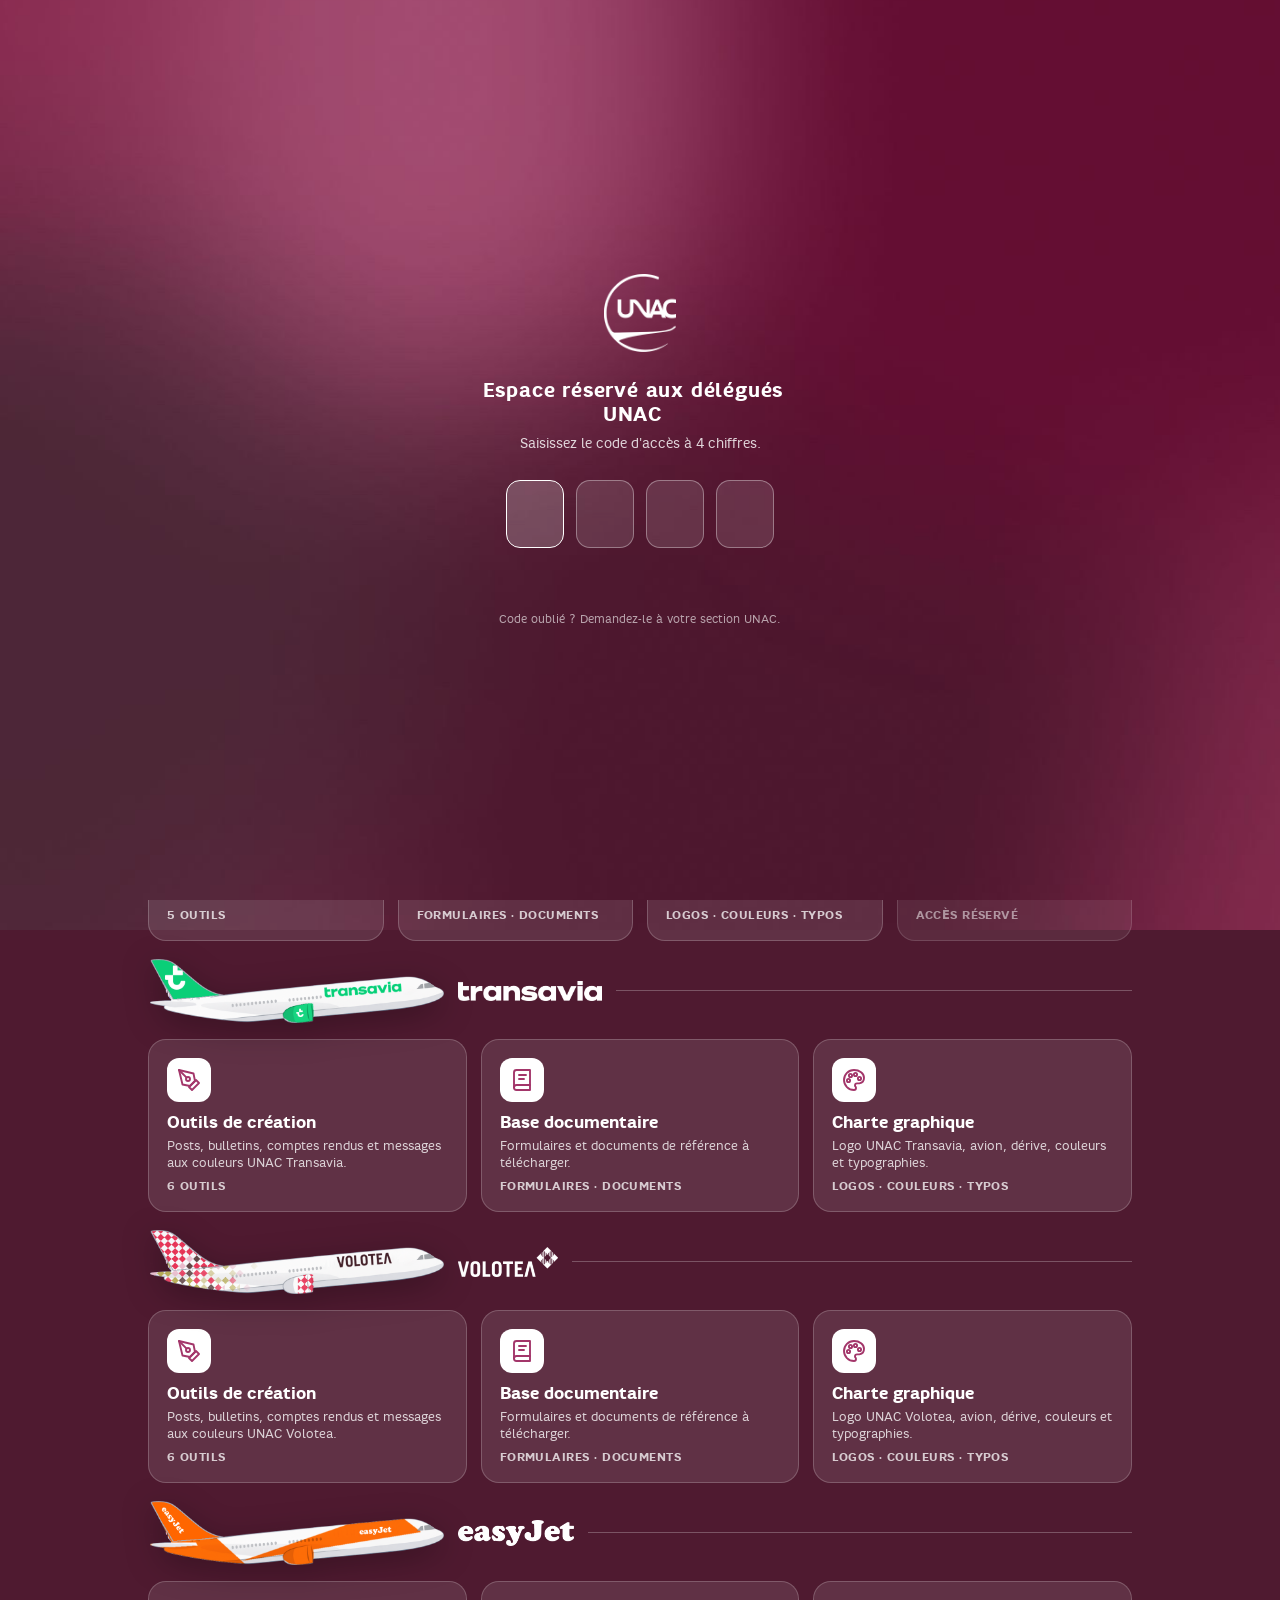
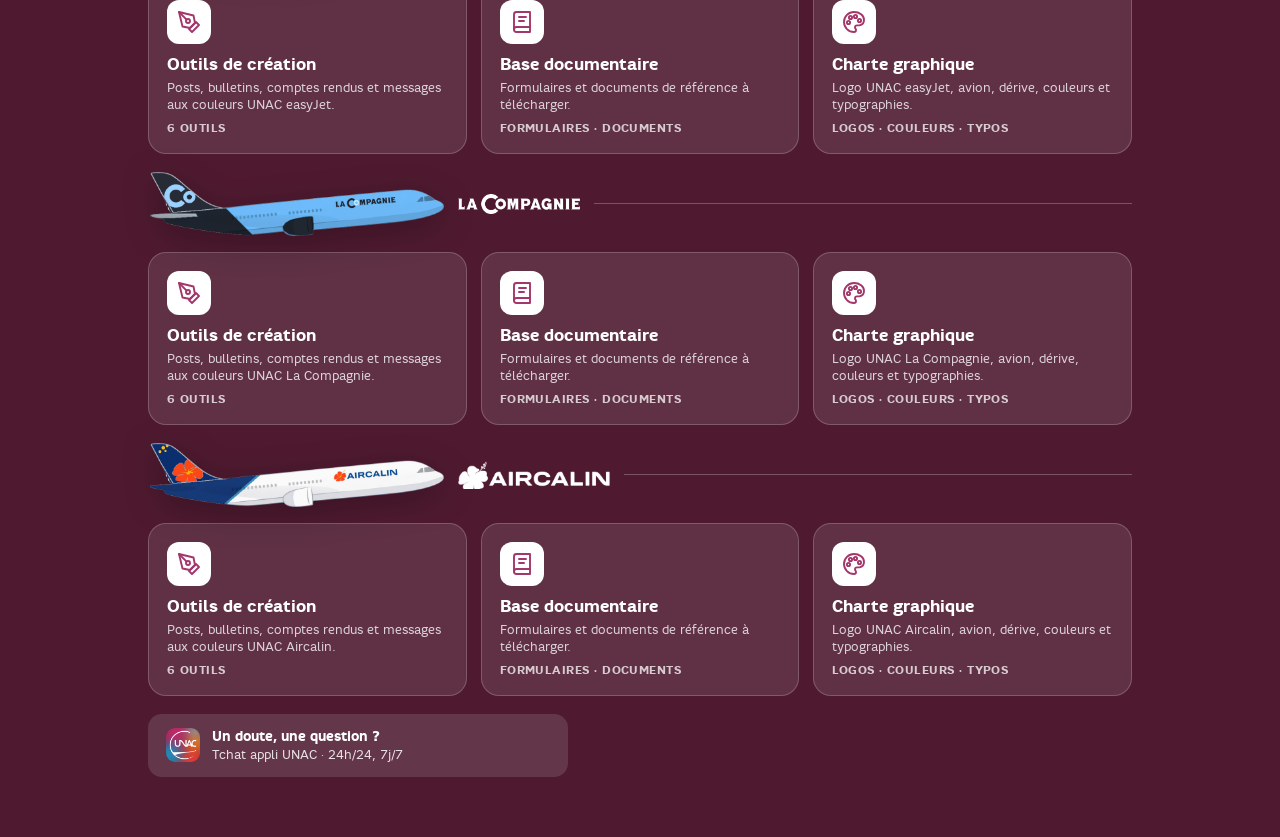
<file: index.html>
<!DOCTYPE html>
<html lang="fr">
<head>
<meta charset="utf-8">
<meta name="viewport" content="width=device-width, initial-scale=1">
<title>Atelier UNAC · Documents des délégués</title>
<link rel="icon" href="commun/icons-atelier/favicon.png">
<link rel="apple-touch-icon" href="commun/icons-atelier/apple-touch-icon.png">
<link rel="manifest" href="manifest.webmanifest">
<meta name="apple-mobile-web-app-title" content="Atelier UNAC">
<meta name="theme-color" content="#5b1a3a">
<meta name="robots" content="noindex, nofollow">
<script src="commun/acces.js"></script>
<style>
  @font-face{font-family:"T1";src:url("commun/polices/x1.woff2") format("woff2");font-weight:400;font-display:swap}
  @font-face{font-family:"T1";src:url("commun/polices/x2.woff2") format("woff2");font-weight:700 800;font-display:swap}
  *{box-sizing:border-box;margin:0;padding:0}
  html,body{min-height:100%}
  body{font-family:"T1",Inter,system-ui,-apple-system,sans-serif;color:#fff;min-height:100vh;
    background:#4f1a30 url("commun/img/fond-hebergement.jpg") center/cover fixed no-repeat}
  .wrap{max-width:1040px;margin:0 auto;padding:44px 28px 60px;position:relative}
  header{position:relative;display:flex;align-items:center;gap:22px;margin-bottom:46px}
  header .logo{height:84px;flex:none}
  header h1{line-height:0}
  header h1 .titre{height:30px;width:auto;display:block}
  header p{margin-top:8px;font-size:15px;opacity:.8;letter-spacing:.02em}
  header .illu{width:300px;flex:none;margin:-40px -16px -18px auto;pointer-events:none}
  h2{margin:0 0 16px 2px;display:flex;align-items:center;gap:14px}
  h2 .derive{height:64px;width:auto;flex:none;filter:drop-shadow(0 8px 16px rgba(0,0,0,.28))}
  @media (max-width:600px){h2 .derive{height:44px}}

  h2 .hoplogo{height:22px;width:auto;flex:none;margin-top:-2px}
  h2 .cielogo{width:auto;flex:none}
  .tile b .hopmini{height:.78em;width:auto;vertical-align:-.02em;margin-left:.15em}
  h2 span{font-size:24px;font-weight:700;letter-spacing:.01em}
  h2::after{content:"";flex:1;height:1px;background:rgba(255,255,255,.25)}
  .cie{scroll-margin-top:20px}
  .cats{display:grid;grid-template-columns:repeat(4,minmax(0,1fr));gap:14px;margin:0 0 18px}
  .cat{font:inherit;color:#fff;text-align:left;cursor:pointer;display:flex;flex-direction:column;gap:6px;border-radius:18px;padding:18px;
    background:rgba(255,255,255,.1);border:1px solid rgba(255,255,255,.2);transition:background .15s,transform .15s}
  .cat:hover{background:rgba(255,255,255,.17);transform:translateY(-2px)}
  .cat .cic{width:44px;height:44px;border-radius:12px;background:#fff;display:grid;place-items:center;margin-bottom:4px}
  .cat .cic svg{width:24px;height:24px}
  .cat b{font-size:17px}
  .cat .cd{font-size:12.5px;opacity:.78;line-height:1.4;flex:1}
  .cat .cn{font-size:11.5px;font-weight:700;letter-spacing:.04em;text-transform:uppercase;opacity:.75}
  .cat.on{background:#fff;color:#5a1838;border-color:#fff;box-shadow:0 10px 26px rgba(30,5,18,.35)}
  .cat.on .cic{background:#B33866}.cat.on .cic svg{stroke:#fff}
  .cat.dev:not(.on){opacity:.7}
  .panel{position:relative;padding-top:4px}
  .panel .grid{margin-bottom:38px}
  .cats.cats3{grid-template-columns:repeat(3,minmax(0,1fr))}
  @media (max-width:900px){.cats,.cats.cats3{grid-template-columns:repeat(2,minmax(0,1fr))}}
  @media (max-width:480px){.cat .cd{display:none}.cat{padding:14px}}
  .groupe{display:flex;align-items:baseline;gap:12px;flex-wrap:wrap;margin:6px 2px 12px}
  .groupe h3{font-size:16px;font-weight:700;letter-spacing:.02em;text-transform:uppercase;opacity:.95}
  .groupe p{font-size:13px;opacity:.7}
  .groupe.dev{opacity:.75}
  .outils-hop{position:relative;isolation:isolate;margin-bottom:38px;border-radius:18px}
  .outils-hop .grid{margin-bottom:0;filter:grayscale(1);opacity:.63}
  .outils-hop .tile[aria-disabled="true"]:hover{transform:none}
  .outils-hop .go{display:none}
  .voile-hop{position:absolute;inset:0;z-index:1;display:grid;place-items:center;padding:16px;
    border:1px solid #ffffff40;border-radius:inherit;background:rgba(25,17,23,.32)}
  .encadre-hop{display:flex;align-items:center;gap:16px;padding:12px 14px 12px 18px;
    border:1px solid #ffffff45;border-radius:14px;background:#432031;box-shadow:0 5px 20px #170d1360}
  .etat-section{margin:0;color:#fff;font-weight:700;font-size:16px}
  .acces-dev-hop{display:grid;place-items:center;flex:none;width:40px;height:40px;color:#fff;border:1px solid #ffffff66;border-radius:9px;background:#ffffff19}
  .acces-dev-hop:hover,.acces-dev-hop:focus-visible{background:#ffffff33}
  .acces-dev-hop svg{width:17px;height:17px}
  @media (max-width:700px){.voile-hop{align-items:start;padding-top:24px}}
  .cies{display:flex;flex-wrap:wrap;gap:6px;margin:0 0 26px}
  .encadre-hop .logo-sec{height:72px;width:auto;flex:none}
  .cies a{color:#fff;text-decoration:none;font-weight:700;font-size:14px;background:rgba(255,255,255,.14);border:1px solid rgba(255,255,255,.22);border-radius:999px;padding:8px 16px}
  .cies a:hover{background:rgba(255,255,255,.24)}
  .cies a{display:inline-flex;align-items:center;gap:6px;padding:4px 12px 4px 6px;font-size:13px}
  .cies a img{height:24px;width:auto;flex:none;filter:drop-shadow(0 2px 3px rgba(0,0,0,.25))}
  .grid{display:grid;grid-template-columns:repeat(auto-fill,minmax(300px,1fr));gap:16px;margin-bottom:38px}
  .tile{display:flex;flex-direction:column;gap:10px;text-decoration:none;color:#fff;border-radius:18px;padding:22px 22px 20px;
    background:rgba(255,255,255,.12);border:1px solid rgba(255,255,255,.18);backdrop-filter:blur(6px);-webkit-backdrop-filter:blur(6px);
    transition:transform .15s, background .15s;min-height:178px;position:relative}
  a.tile:hover{transform:translateY(-3px);background:rgba(255,255,255,.18)}
  .tile .ic{width:46px;height:46px;border-radius:12px;background:#fff;display:grid;place-items:center;flex:none}
  .tile .ic svg{width:26px;height:26px}
  .tile b{font-size:18px;letter-spacing:.01em}
  .maj-outil{display:inline-block;width:9px;height:9px;margin-right:8px;vertical-align:.14em;border-radius:50%;background:#58aaff}
  .tile span{font-size:13.5px;opacity:.85;line-height:1.45}
  .tile .tags{display:flex;gap:6px;margin-top:auto;flex-wrap:wrap}
  .tile .tags i{font-style:normal;font-size:11px;font-weight:700;letter-spacing:.06em;background:rgba(255,255,255,.2);border-radius:6px;padding:3px 8px}
  .tile.dev{opacity:.72;border-style:dashed}
  .tile.dev:hover{opacity:1}
  .tile .tags i.bientot{background:#F7D160;color:#4f1a30}
  .tile.soon{border-style:dashed;background:rgba(255,255,255,.05)}
  .tile.soon .ic{background:rgba(255,255,255,.2)}
  .tile.soon b{opacity:.85}
  .tile .go{position:absolute;right:20px;top:24px;opacity:.6;font-size:20px}
  footer{display:flex;align-items:center;gap:12px;background:rgba(255,255,255,.12);border-radius:14px;padding:14px 18px;max-width:420px}
  footer .appic{width:34px;height:34px;border-radius:9px;flex:none}
  footer b{display:block;font-size:14px}
  footer span{font-size:12.5px;opacity:.85}
  @media (max-width:700px){
    .wrap{padding:28px 16px 40px}
    header{gap:14px;margin-bottom:30px}
    header .logo{height:60px}
    header h1 .titre{height:21px}
    header p{font-size:13px}
    header{flex-wrap:wrap;min-height:0}
    header > div{flex:1;min-width:0}
    header .illu{position:static;width:78%;max-width:300px;margin:4px auto -6px;order:3}
  }
</style>
</head>
<body>
<div class="wrap">
  <header>
    <img class="logo" src="commun/img/logo-unac-blanc.png" alt="UNAC">
    <div><h1><svg class="titre" viewBox="40 62 8010 676" role="img" aria-label="Atelier UNAC"><path fill="#fff" d="M507 492 392 218 277 492ZM744 725H602L551 607H234L182 725H40L336 70H448Z M1428 188H1194V725H1068V188H834V75H1428Z M2071 719Q1968 738 1870 738Q1731 738 1664.5 684.0Q1598 630 1598 504V75H2071V193H1724V335H2045V453H1724V507Q1724 571 1759.0 594.5Q1794 618 1875 618Q1981 618 2071 603Z M2751 719Q2648 738 2543 738Q2409 738 2350.0 682.0Q2291 626 2291 498V75H2417V500Q2417 567 2446.0 592.5Q2475 618 2552 618Q2643 618 2751 604Z M3057 725H2931V75H3057Z M3780 719Q3677 738 3579 738Q3440 738 3373.5 684.0Q3307 630 3307 504V75H3780V193H3433V335H3754V453H3433V507Q3433 571 3468.0 594.5Q3503 618 3584 618Q3690 618 3780 603Z M4314 392Q4379 353 4379 286Q4379 189 4259 189H4136V392ZM4572 725H4418L4236 503H4136V725H4010V75H4247Q4371 75 4440.0 131.5Q4509 188 4509 286Q4509 430 4380 497Z  M5609 422Q5609 572 5529.0 655.0Q5449 738 5293.0 738.0Q5137 738 5057.0 655.0Q4977 572 4977 422V75H5110V422Q5110 523 5151.5 570.5Q5193 618 5293.0 618.0Q5393 618 5434.5 570.5Q5476 523 5476 422V75H5609Z M6526 725H6476Q6416 725 6356.5 688.0Q6297 651 6246.5 591.5Q6196 532 6151.5 470.0Q6107 408 6058.5 345.0Q6010 282 5974 251V725H5849V75H5900Q5950 75 6004.5 114.0Q6059 153 6110.0 215.5Q6161 278 6208.5 343.0Q6256 408 6308.5 473.0Q6361 538 6401 569V75H6526Z M7163 492 7048 218 6933 492ZM7400 725H7258L7207 607H6890L6838 725H6696L6992 70H7104Z M8050 718Q7977 738 7872 738Q7710 738 7615.0 650.5Q7520 563 7520.0 400.0Q7520 237 7615.0 149.5Q7710 62 7872 62Q7977 62 8050 82V199Q7971 184 7903 183Q7775 181 7714.0 233.0Q7653 285 7653.0 400.0Q7653 515 7714.0 567.0Q7775 619 7903 617Q7971 616 8050 601Z"/></svg></h1><p>Les documents des délégués, mis en page automatiquement</p></div>
    <img class="illu" src="commun/img/atelier-creation.svg" alt="">
  </header>

  <nav class="cies" aria-label="Compagnies"><a href="#af"><img src="commun/img/derives/derive-af.png" alt="">Air France</a><a href="#hop"><img src="commun/img/derives/derive-hop.png" alt="">HOP!</a><a href="#transavia"><img src="commun/img/derives/derive-transavia.png" alt="">Transavia</a><a href="#volotea"><img src="commun/img/derives/derive-volotea.png" alt="">Volotea</a><a href="#easyjet"><img src="commun/img/derives/derive-easyjet.png" alt="">easyJet</a><a href="#lacompagnie"><img src="commun/img/derives/derive-lacompagnie.png" alt="">La Compagnie</a><a href="#aircalin"><img src="commun/img/derives/derive-aircalin.png" alt="">Aircalin</a></nav>
  <section class="cie" id="af">
  <h2><img class="derive" src="commun/img/avion-af.png" alt=""><img class="cielogo" src="commun/img/sections/cie-airfrance-blanc.png" alt="Air France" style="height:17px"></h2>
  <div class="cats" role="tablist">
    <button type="button" class="cat " data-cat="outils" aria-controls="p-af-outils">
      <span class="cic"><svg viewBox="0 0 24 24" fill="none" stroke="#a3366a" stroke-width="1.9" stroke-linecap="round" stroke-linejoin="round"><path d="M12 19l7-7 3 3-7 7-3-3z"/><path d="M18 13l-1.5-7.5L2 2l3.5 14.5L13 18l5-5z"/><path d="M2 2l7.586 7.586"/><circle cx="11" cy="11" r="2"/></svg></span>
      <b>Outils de création</b><span class="cd">Comptes rendus, posts, bulletins, newsletters et courriers mis en page automatiquement.</span><span class="cn">7 outils</span>
    </button>
    <button type="button" class="cat " data-cat="base" aria-controls="p-af-base">
      <span class="cic"><svg viewBox="0 0 24 24" fill="none" stroke="#a3366a" stroke-width="1.9" stroke-linecap="round" stroke-linejoin="round"><path d="M4 19.5A2.5 2.5 0 0 1 6.5 17H20"/><path d="M6.5 2H20v20H6.5A2.5 2.5 0 0 1 4 19.5v-15A2.5 2.5 0 0 1 6.5 2z"/><path d="M9 7h7M9 11h5"/></svg></span>
      <b>Base documentaire</b><span class="cd">Formulaires et documents de référence à télécharger.</span><span class="cn">Formulaires · documents</span>
    </button>
    <button type="button" class="cat " data-cat="charte" aria-controls="p-af-charte">
      <span class="cic"><svg viewBox="0 0 24 24" fill="none" stroke="#a3366a" stroke-width="1.9" stroke-linecap="round" stroke-linejoin="round"><circle cx="13.5" cy="6.5" r="1.6"/><circle cx="17.5" cy="10.5" r="1.6"/><circle cx="8.5" cy="7.5" r="1.6"/><circle cx="6.5" cy="12.5" r="1.6"/><path d="M12 2a10 10 0 0 0 0 20c1.1 0 2-.9 2-2 0-.5-.2-1-.5-1.3-.3-.4-.5-.8-.5-1.3 0-1.1.9-2 2-2h2.4A5.6 5.6 0 0 0 22 9.8C22 5.5 17.5 2 12 2Z"/></svg></span>
      <b>Charte graphique</b><span class="cd">Logos, couleurs et typographies UNAC.</span><span class="cn">Logos · couleurs · typos</span>
    </button>
    <button type="button" class="cat dev" data-cat="dev" aria-controls="p-af-dev">
      <span class="cic"><svg viewBox="0 0 24 24" fill="none" stroke="#a3366a" stroke-width="1.9" stroke-linecap="round" stroke-linejoin="round"><rect x="5" y="10" width="14" height="11" rx="2"/><path d="M8 10V7a4 4 0 0 1 8 0v3m-4 5v2"/></svg></span>
      <b>Espace développeur</b><span class="cd">Accès réservé.</span><span class="cn">Accès réservé</span>
    </button>
  </div>
  <div class="panel" id="p-af-outils" data-cat="outils" hidden>
  <div class="grid">
    <a class="tile" href="cr-hebergement/">
      <div class="ic"><svg viewBox="0 0 24 24" fill="none" stroke="#a3366a" stroke-width="1.9" stroke-linecap="round" stroke-linejoin="round"><path d="M3 18V8a2 2 0 0 1 2-2h4a2 2 0 0 1 2 2v4h8a2 2 0 0 1 2 2v4"/><path d="M3 14h18"/><path d="M3 18v2M21 18v2"/><circle cx="7" cy="10" r="1.6"/></svg></div>
      <b>Compte rendu · Commission hébergement</b>
      <span>Saisie par escale (trigramme + texte) ou import des notes, PDF A4 aux couleurs UNAC, historique des CR publiés.</span>
      <div class="tags"><i>LC</i><i>MC</i><i>Mensuel</i></div>
      <span class="go">→</span>
    </a>
    <a class="tile" href="bloc-notes/">
      <div class="ic"><svg viewBox="0 0 24 24" fill="none" stroke="#a3366a" stroke-width="1.9" stroke-linecap="round" stroke-linejoin="round"><path d="M20 3c-6 1-11 6-13 13l-1 5 4-2c5-3 9-8 10-16z"/><path d="M7 17l5-5"/></svg></div>
      <b>Bloc’ Notes</b>
      <span>Bulletin d'informations utiles : encadré « Important à savoir », rubriques avec pictos, PDF A4 et images pour Facebook.</span>
      <div class="tags"><i>Bulletin</i><i>Rubriques</i></div>
      <span class="go">→</span>
    </a>
    <a class="tile" href="chrono/?section=af" data-version="picto-import">
      <div class="ic"><svg viewBox="0 0 24 24" fill="none" stroke="#a3366a" stroke-width="1.9" stroke-linecap="round" stroke-linejoin="round"><rect x="3" y="3" width="18" height="18" rx="4"/><circle cx="9" cy="9" r="2"/><path d="m21 15-4.5-4.5L7 20"/></svg></div>
      <b>Chrono’</b>
      <span>Posts Facebook et Instagram : chiffres clés avec pastilles, pictos, carte blanche, bandeau de conclusion. Carré, 4:5 ou story.</span>
      <div class="tags"><i>Facebook</i><i>Instagram</i></div>
      <span class="go">→</span>
    </a>
    <a class="tile" href="test-hebergement/" data-version="bandeau-couverture">
      <div class="ic"><svg viewBox="0 0 24 24" fill="none" stroke="#a3366a" stroke-width="1.9" stroke-linecap="round" stroke-linejoin="round"><path d="M3 19v-8.5A1.5 1.5 0 0 1 4.5 9h15a1.5 1.5 0 0 1 1.5 1.5V19M3 15h18M5.5 9V6.5A1.5 1.5 0 0 1 7 5h10a1.5 1.5 0 0 1 1.5 1.5V9"/></svg></div>
      <b>Test d’un nouvel hébergement</b>
      <span>Post de la commission : escale, hôtel, note, localisation, restauration, chambre, facilités, 6 photos et bilan. Version adhérents ou publique.</span>
      <div class="tags"><i>LC</i><i>MC</i><i>Facebook</i></div>
      <span class="go">→</span>
    </a>
    <a class="tile" href="message/">
      <div class="ic"><svg viewBox="0 0 24 24" fill="none" stroke="#a3366a" stroke-width="1.9" stroke-linecap="round" stroke-linejoin="round"><path d="M4 5h16v11H8l-4 4Z"/><path d="M8 9h8M8 12.5h5"/></svg></div>
      <b>Le message du secrétaire de section</b>
      <span>Le message de Fabrice Jaudinaud mis en page : titre, chapeau, intertitres, chiffres en anneaux, appel final et photo. Image et PDF.</span>
      <div class="tags"><i>Facebook</i><i>PDF</i></div>
      <span class="go">→</span>
    </a>
    <a class="tile" href="newsletter/" data-version="lettre-section">
      <div class="ic"><svg viewBox="0 0 24 24" fill="none" stroke="#a3366a" stroke-width="1.9" stroke-linecap="round" stroke-linejoin="round"><rect x="3" y="4" width="18" height="16" rx="2"/><path d="M7 8h10M7 12h6M7 16h8"/></svg></div>
      <b>Newsletter</b>
      <span>Newsletter avec l'avion UNAC ou lettre de section « Message de… » : import Word ou formulaire PDF de contribution, mise en page automatique, PDF A4, images et envoi par e-mail.</span>
      <div class="tags"><i>PDF A4</i><i>Import Word</i><i>E-mail</i></div>
      <span class="go">→</span>
    </a>
    <a class="tile" href="papier-entete/">
      <div class="ic"><svg viewBox="0 0 24 24" fill="none" stroke="#a3366a" stroke-width="1.9" stroke-linecap="round" stroke-linejoin="round" aria-hidden="true"><path d="M4 5h16v14H4zM4 9h16M8 13h8M8 16h5"/></svg></div>
      <b>Papier à en-tête UNAC</b>
      <span>Rédigez un courrier ou imprimez le modèle vierge au format A4.</span>
      <div class="tags"><i>Courrier</i><i>PDF A4</i></div>
      <span class="go">→</span>
    </a>
    <div class="tile soon">
      <div class="ic"><svg viewBox="0 0 24 24" fill="none" stroke="#fff" stroke-width="1.9" stroke-linecap="round"><path d="M12 5v14M5 12h14"/></svg></div>
      <b>Prochain outil</b>
      <span>Tracts, lettres d'information, daily de la perm… les prochains générateurs arriveront ici.</span>
    </div>
  </div>
  </div>
  <div class="panel" id="p-af-base" data-cat="base" hidden>
  <div class="grid">
    <a class="tile" href="formulaires/?section=af">
      <div class="ic"><svg viewBox="0 0 24 24" fill="none" stroke="#a3366a" stroke-width="1.9" stroke-linecap="round" stroke-linejoin="round"><path d="M14 3H7a2 2 0 0 0-2 2v14a2 2 0 0 0 2 2h10a2 2 0 0 0 2-2V8Z"/><path d="M14 3v5h5"/><path d="M12 11v6M9.5 14.5 12 17l2.5-2.5"/></svg></div>
      <b>Formulaires</b>
      <span>Formulaires PDF à remplir par les délégués, à télécharger en un clic : retour du délégué testeur (test d’un nouvel hébergement)…</span>
      <div class="tags"><i>PDF</i><i>Remplissable</i></div>
      <span class="go">→</span>
    </a>
    <div class="tile soon">
      <div class="ic"><svg viewBox="0 0 24 24" fill="none" stroke="#fff" stroke-width="1.9" stroke-linecap="round"><path d="M12 5v14M5 12h14"/></svg></div>
      <b>Bientôt</b>
      <span>Accords PNC, livrets UNAC (pratique, retraite, reprise), notes et comptes rendus de référence.</span>
    </div>
  </div>
  </div>
  <div class="panel" id="p-af-charte" data-cat="charte" hidden>
  <div class="grid">
    <a class="tile" href="charte/" data-version="charte-1">
      <div class="ic"><svg viewBox="0 0 24 24" fill="none" stroke="#a3366a" stroke-width="1.9" stroke-linecap="round" stroke-linejoin="round"><circle cx="13.5" cy="6.5" r="1.6"/><circle cx="17.5" cy="10.5" r="1.6"/><circle cx="8.5" cy="7.5" r="1.6"/><circle cx="6.5" cy="12.5" r="1.6"/><path d="M12 2a10 10 0 0 0 0 20c1.1 0 2-.9 2-2 0-.5-.2-1-.5-1.3-.3-.4-.5-.8-.5-1.3 0-1.1.9-2 2-2h2.4A5.6 5.6 0 0 0 22 9.8C22 5.5 17.5 2 12 2Z"/></svg></div>
      <b>Charte graphique</b>
      <span>Logos UNAC et de section, avions et dérives, couleurs et typographies : téléchargement en PNG ou JPG, couleur, fond et taille au choix.</span>
      <div class="tags"><i>Logos</i><i>PNG / JPG</i><i>Couleurs</i></div>
      <span class="go">→</span>
    </a>
  </div>
  </div>
  <div class="panel" id="p-af-dev" data-cat="dev" hidden>
  <div class="grid">
    <a class="tile" href="validation.html">
      <span class="ic"><svg viewBox="0 0 24 24" fill="none" stroke="#a3366a" stroke-width="1.8" stroke-linecap="round" aria-hidden="true"><rect x="5" y="10" width="14" height="11" rx="2"/><path d="M8 10V7a4 4 0 0 1 8 0v3m-4 5v2"/></svg></span>
      <b>Créations en validation</b>
      <span>Accès réservé par code développeur.</span>
      <span class="go">→</span>
    </a>
  </div>
  </div>
  </section>

  <section class="cie" id="hop" aria-label="HOP!" aria-describedby="etat-hop">
  <h2><img class="derive" src="commun/img/avion-hop.png" alt=""><img class="hoplogo" src="commun/img/hop-blanc.png" alt="HOP!"></h2>
  <div class="cats" role="tablist">
    <button type="button" class="cat " data-cat="outils" aria-controls="p-hop-outils">
      <span class="cic"><svg viewBox="0 0 24 24" fill="none" stroke="#a3366a" stroke-width="1.9" stroke-linecap="round" stroke-linejoin="round"><path d="M12 19l7-7 3 3-7 7-3-3z"/><path d="M18 13l-1.5-7.5L2 2l3.5 14.5L13 18l5-5z"/><path d="M2 2l7.586 7.586"/><circle cx="11" cy="11" r="2"/></svg></span>
      <b>Outils de création</b><span class="cd">Posts, bulletins, comptes rendus et messages aux couleurs UNAC HOP!.</span><span class="cn">5 outils</span>
    </button>
    <button type="button" class="cat " data-cat="base" aria-controls="p-hop-base">
      <span class="cic"><svg viewBox="0 0 24 24" fill="none" stroke="#a3366a" stroke-width="1.9" stroke-linecap="round" stroke-linejoin="round"><path d="M4 19.5A2.5 2.5 0 0 1 6.5 17H20"/><path d="M6.5 2H20v20H6.5A2.5 2.5 0 0 1 4 19.5v-15A2.5 2.5 0 0 1 6.5 2z"/><path d="M9 7h7M9 11h5"/></svg></span>
      <b>Base documentaire</b><span class="cd">Formulaires et documents de référence à télécharger.</span><span class="cn">Formulaires · documents</span>
    </button>
    <button type="button" class="cat " data-cat="charte" aria-controls="p-hop-charte">
      <span class="cic"><svg viewBox="0 0 24 24" fill="none" stroke="#a3366a" stroke-width="1.9" stroke-linecap="round" stroke-linejoin="round"><circle cx="13.5" cy="6.5" r="1.6"/><circle cx="17.5" cy="10.5" r="1.6"/><circle cx="8.5" cy="7.5" r="1.6"/><circle cx="6.5" cy="12.5" r="1.6"/><path d="M12 2a10 10 0 0 0 0 20c1.1 0 2-.9 2-2 0-.5-.2-1-.5-1.3-.3-.4-.5-.8-.5-1.3 0-1.1.9-2 2-2h2.4A5.6 5.6 0 0 0 22 9.8C22 5.5 17.5 2 12 2Z"/></svg></span>
      <b>Charte graphique</b><span class="cd">Logo UNAC HOP!, avion, dérive, couleurs et typographies.</span><span class="cn">Logos · couleurs · typos</span>
    </button>
    <button type="button" class="cat dev" data-cat="dev" aria-controls="p-hop-dev">
      <span class="cic"><svg viewBox="0 0 24 24" fill="none" stroke="#a3366a" stroke-width="1.9" stroke-linecap="round" stroke-linejoin="round"><rect x="5" y="10" width="14" height="11" rx="2"/><path d="M8 10V7a4 4 0 0 1 8 0v3m-4 5v2"/></svg></span>
      <b>Espace développeur</b><span class="cd">Accès réservé.</span><span class="cn">Accès réservé</span>
    </button>
  </div>
  <div class="panel" id="p-hop-outils" data-cat="outils" hidden>
  <div class="outils-sec">
  <div class="grid">
    <a class="tile" href="chrono/?section=hop">
      <div class="ic"><svg viewBox="0 0 24 24" fill="none" stroke="#a3366a" stroke-width="1.9" stroke-linecap="round" stroke-linejoin="round"><rect x="3" y="3" width="18" height="18" rx="4"/><circle cx="9" cy="9" r="2"/><path d="m21 15-4.5-4.5L7 20"/></svg></div>
      <b>Chrono’ <img class="hopmini" src="commun/img/hop-blanc.png" alt="HOP!"></b>
      <span>Posts Facebook et Instagram aux couleurs UNAC, avec le logo UNAC HOP! : permanences, recrutement, alertes, infos flash…</span>
      <div class="tags"><i>Facebook</i><i>Instagram</i></div>
      <span class="go">→</span>
    </a>
    <a class="tile" href="bloc-notes/?section=hop">
      <div class="ic"><svg viewBox="0 0 24 24" fill="none" stroke="#a3366a" stroke-width="1.9" stroke-linecap="round" stroke-linejoin="round"><path d="M20 3c-6 1-11 6-13 13l-1 5 4-2c5-3 9-8 10-16z"/><path d="M7 17l5-5"/></svg></div>
      <b>Bloc’ Notes <img class="hopmini" src="commun/img/hop-blanc.png" alt="HOP!"></b>
      <span>Bulletin d'informations utiles aux couleurs UNAC HOP! : encadré « Important à savoir », rubriques avec pictos, PDF A4 et images pour Facebook.</span>
      <div class="tags"><i>Bulletin</i><i>Rubriques</i></div>
      <span class="go">→</span>
    </a>
    <a class="tile" href="cr-hebergement/?section=hop">
      <div class="ic"><svg viewBox="0 0 24 24" fill="none" stroke="#a3366a" stroke-width="1.9" stroke-linecap="round" stroke-linejoin="round"><path d="M3 18V8a2 2 0 0 1 2-2h4a2 2 0 0 1 2 2v4h8a2 2 0 0 1 2 2v4"/><path d="M3 14h18"/><path d="M3 18v2M21 18v2"/><circle cx="7" cy="10" r="1.6"/></svg></div>
      <b>Compte rendu · Commission hébergement <img class="hopmini" src="commun/img/hop-blanc.png" alt="HOP!"></b>
      <span>Saisie par escale (trigramme + texte) ou import des notes, PDF A4 aux couleurs UNAC HOP!, versions adhérents et publique.</span>
      <div class="tags"><i>France &amp; Europe</i><i>Mensuel</i></div>
      <span class="go">→</span>
    </a>
    <a class="tile" href="test-hebergement/?section=hop">
      <div class="ic"><svg viewBox="0 0 24 24" fill="none" stroke="#a3366a" stroke-width="1.9" stroke-linecap="round" stroke-linejoin="round"><path d="M3 19v-8.5A1.5 1.5 0 0 1 4.5 9h15a1.5 1.5 0 0 1 1.5 1.5V19M3 15h18M5.5 9V6.5A1.5 1.5 0 0 1 7 5h10a1.5 1.5 0 0 1 1.5 1.5V9"/></svg></div>
      <b>Test d’un nouvel hébergement <img class="hopmini" src="commun/img/hop-blanc.png" alt="HOP!"></b>
      <span>Post de la commission aux couleurs UNAC HOP! : escale, hôtel, note, localisation, restauration, chambre, facilités, 6 photos et bilan. Version adhérents ou publique.</span>
      <div class="tags"><i>France</i><i>Europe</i><i>Facebook</i></div>
      <span class="go">→</span>
    </a>
    <a class="tile" href="message/?section=hop">
      <div class="ic"><svg viewBox="0 0 24 24" fill="none" stroke="#a3366a" stroke-width="1.9" stroke-linecap="round" stroke-linejoin="round"><path d="M4 5h16v11H8l-4 4Z"/><path d="M8 9h8M8 12.5h5"/></svg></div>
      <b>Le message de votre déléguée</b>
      <span>Le message de Laure Desrentes aux couleurs UNAC HOP! : titre, chapeau, intertitres, chiffres en anneaux, appel final et photo.</span>
      <div class="tags"><i>Facebook</i><i>PDF</i></div>
      <span class="go">→</span>
    </a>
    <div class="tile soon">
      <div class="ic"><svg viewBox="0 0 24 24" fill="none" stroke="#fff" stroke-width="1.9" stroke-linecap="round"><path d="M12 5v14M5 12h14"/></svg></div>
      <b>Prochains outils <img class="hopmini" src="commun/img/hop-blanc.png" alt="HOP!"></b>
      <span>Comptes rendus, bulletins, newsletters.</span>
    </div>
  </div>
  </div>
  </div>
  <div class="panel" id="p-hop-base" data-cat="base" hidden>
  <div class="outils-sec">
  <div class="grid">
    <a class="tile" href="formulaires/?section=hop">
      <div class="ic"><svg viewBox="0 0 24 24" fill="none" stroke="#a3366a" stroke-width="1.9" stroke-linecap="round" stroke-linejoin="round"><path d="M14 3H7a2 2 0 0 0-2 2v14a2 2 0 0 0 2 2h10a2 2 0 0 0 2-2V8Z"/><path d="M14 3v5h5"/><path d="M12 11v6M9.5 14.5 12 17l2.5-2.5"/></svg></div>
      <b>Formulaires</b>
      <span>Formulaires PDF aux couleurs UNAC HOP!, à télécharger en un clic.</span>
      <div class="tags"><i>PDF</i><i>Remplissable</i></div>
      <span class="go">→</span>
    </a>
  </div>
  </div>
  </div>
  <div class="panel" id="p-hop-charte" data-cat="charte" hidden>
  <div class="grid">
    <a class="tile" href="charte/#sections">
      <div class="ic"><svg viewBox="0 0 24 24" fill="none" stroke="#a3366a" stroke-width="1.9" stroke-linecap="round" stroke-linejoin="round"><circle cx="13.5" cy="6.5" r="1.6"/><circle cx="17.5" cy="10.5" r="1.6"/><circle cx="8.5" cy="7.5" r="1.6"/><circle cx="6.5" cy="12.5" r="1.6"/><path d="M12 2a10 10 0 0 0 0 20c1.1 0 2-.9 2-2 0-.5-.2-1-.5-1.3-.3-.4-.5-.8-.5-1.3 0-1.1.9-2 2-2h2.4A5.6 5.6 0 0 0 22 9.8C22 5.5 17.5 2 12 2Z"/></svg></div>
      <b>Charte graphique</b>
      <span>Logo UNAC HOP!, avion et dérive HOP!, couleurs et typographies : téléchargement en PNG ou JPG.</span>
      <div class="tags"><i>Logos</i><i>PNG / JPG</i><i>Couleurs</i></div>
      <span class="go">→</span>
    </a>
  </div>
  </div>
  <div class="panel" id="p-hop-dev" data-cat="dev" hidden>
  <div class="grid">
    <a class="tile" href="hop-developpeur.html">
      <div class="ic"><svg viewBox="0 0 24 24" fill="none" stroke="#a3366a" stroke-width="1.8" stroke-linecap="round" aria-hidden="true"><rect x="5" y="10" width="14" height="11" rx="2"/><path d="M8 10V7a4 4 0 0 1 8 0v3m-4 5v2"/></svg></div>
      <b>Espace développeur HOP!</b>
      <span>Accès aux outils HOP! en cours de développement, par code développeur.</span>
      <span class="go">→</span>
    </a>
  </div>
  </div>
  </section>

  <section class="cie" id="transavia" aria-label="Transavia" aria-describedby="etat-transavia">
  <h2><img class="derive" src="commun/img/avion-transavia.png" alt=""><img class="cielogo" src="commun/img/sections/cie-transavia-blanc.png" alt="Transavia" style="height:20px"></h2>
  <div class="cats cats3" role="tablist">
    <button type="button" class="cat " data-cat="outils" aria-controls="p-transavia-outils">
      <span class="cic"><svg viewBox="0 0 24 24" fill="none" stroke="#a3366a" stroke-width="1.9" stroke-linecap="round" stroke-linejoin="round"><path d="M12 19l7-7 3 3-7 7-3-3z"/><path d="M18 13l-1.5-7.5L2 2l3.5 14.5L13 18l5-5z"/><path d="M2 2l7.586 7.586"/><circle cx="11" cy="11" r="2"/></svg></span>
      <b>Outils de création</b><span class="cd">Posts, bulletins, comptes rendus et messages aux couleurs UNAC Transavia.</span><span class="cn">6 outils</span>
    </button>
    <button type="button" class="cat " data-cat="base" aria-controls="p-transavia-base">
      <span class="cic"><svg viewBox="0 0 24 24" fill="none" stroke="#a3366a" stroke-width="1.9" stroke-linecap="round" stroke-linejoin="round"><path d="M4 19.5A2.5 2.5 0 0 1 6.5 17H20"/><path d="M6.5 2H20v20H6.5A2.5 2.5 0 0 1 4 19.5v-15A2.5 2.5 0 0 1 6.5 2z"/><path d="M9 7h7M9 11h5"/></svg></span>
      <b>Base documentaire</b><span class="cd">Formulaires et documents de référence à télécharger.</span><span class="cn">Formulaires · documents</span>
    </button>
    <button type="button" class="cat " data-cat="charte" aria-controls="p-transavia-charte">
      <span class="cic"><svg viewBox="0 0 24 24" fill="none" stroke="#a3366a" stroke-width="1.9" stroke-linecap="round" stroke-linejoin="round"><circle cx="13.5" cy="6.5" r="1.6"/><circle cx="17.5" cy="10.5" r="1.6"/><circle cx="8.5" cy="7.5" r="1.6"/><circle cx="6.5" cy="12.5" r="1.6"/><path d="M12 2a10 10 0 0 0 0 20c1.1 0 2-.9 2-2 0-.5-.2-1-.5-1.3-.3-.4-.5-.8-.5-1.3 0-1.1.9-2 2-2h2.4A5.6 5.6 0 0 0 22 9.8C22 5.5 17.5 2 12 2Z"/></svg></span>
      <b>Charte graphique</b><span class="cd">Logo UNAC Transavia, avion, dérive, couleurs et typographies.</span><span class="cn">Logos · couleurs · typos</span>
    </button>
  </div>
  <div class="panel" id="p-transavia-outils" data-cat="outils" hidden>
  <div class="outils-sec">
  <div class="grid">
    <a class="tile" href="chrono/?section=transavia">
      <div class="ic"><svg viewBox="0 0 24 24" fill="none" stroke="#a3366a" stroke-width="1.9" stroke-linecap="round" stroke-linejoin="round"><rect x="3" y="3" width="18" height="18" rx="4"/><circle cx="9" cy="9" r="2"/><path d="m21 15-4.5-4.5L7 20"/></svg></div>
      <b>Chrono’ Transavia</b>
      <span>Posts Facebook et Instagram aux couleurs UNAC, avec le logo UNAC Transavia : permanences, recrutement, alertes, infos flash…</span>
      <div class="tags"><i>Facebook</i><i>Instagram</i></div>
      <span class="go">→</span>
    </a>
    <a class="tile" href="bloc-notes/?section=transavia">
      <div class="ic"><svg viewBox="0 0 24 24" fill="none" stroke="#a3366a" stroke-width="1.9" stroke-linecap="round" stroke-linejoin="round"><path d="M20 3c-6 1-11 6-13 13l-1 5 4-2c5-3 9-8 10-16z"/><path d="M7 17l5-5"/></svg></div>
      <b>Bloc’ Notes Transavia</b>
      <span>Bulletin d'informations utiles aux couleurs UNAC Transavia : encadré « Important à savoir », rubriques avec pictos, PDF A4.</span>
      <div class="tags"><i>Bulletin</i><i>Rubriques</i></div>
      <span class="go">→</span>
    </a>
    <a class="tile" href="cr-hebergement/?section=transavia">
      <div class="ic"><svg viewBox="0 0 24 24" fill="none" stroke="#a3366a" stroke-width="1.9" stroke-linecap="round" stroke-linejoin="round"><path d="M3 18V8a2 2 0 0 1 2-2h4a2 2 0 0 1 2 2v4h8a2 2 0 0 1 2 2v4"/><path d="M3 14h18"/><path d="M3 18v2M21 18v2"/><circle cx="7" cy="10" r="1.6"/></svg></div>
      <b>Compte rendu · Commission hébergement</b>
      <span>CR mensuel aux couleurs UNAC Transavia, versions adhérents et publique.</span>
      <div class="tags"><i>Mensuel</i></div>
      <span class="go">→</span>
    </a>
    <a class="tile" href="test-hebergement/?section=transavia">
      <div class="ic"><svg viewBox="0 0 24 24" fill="none" stroke="#a3366a" stroke-width="1.9" stroke-linecap="round" stroke-linejoin="round"><path d="M3 19v-8.5A1.5 1.5 0 0 1 4.5 9h15a1.5 1.5 0 0 1 1.5 1.5V19M3 15h18M5.5 9V6.5A1.5 1.5 0 0 1 7 5h10a1.5 1.5 0 0 1 1.5 1.5V9"/></svg></div>
      <b>Test d’un nouvel hébergement</b>
      <span>Post de la commission aux couleurs UNAC Transavia : escale, hôtel, note, photos et bilan.</span>
      <div class="tags"><i>Facebook</i></div>
      <span class="go">→</span>
    </a>
    <a class="tile" href="message/?section=transavia">
      <div class="ic"><svg viewBox="0 0 24 24" fill="none" stroke="#a3366a" stroke-width="1.9" stroke-linecap="round" stroke-linejoin="round"><path d="M4 5h16v11H8l-4 4Z"/><path d="M8 9h8M8 12.5h5"/></svg></div>
      <b>Le message de la section</b>
      <span>Le message du ou de la délégué·e UNAC Transavia : titre, intertitres, appel final et photo.</span>
      <div class="tags"><i>Facebook</i><i>PDF</i></div>
      <span class="go">→</span>
    </a>
    <a class="tile" href="newsletter/?section=transavia">
      <div class="ic"><svg viewBox="0 0 24 24" fill="none" stroke="#a3366a" stroke-width="1.9" stroke-linecap="round" stroke-linejoin="round"><rect x="3" y="4" width="18" height="16" rx="2"/><path d="M7 8h10M7 12h6M7 16h8"/></svg></div>
      <b>Newsletter</b>
      <span>Lettre d'information et lettre de section aux couleurs UNAC Transavia, avec l'avion Transavia.</span>
      <div class="tags"><i>PDF A4</i><i>E-mail</i></div>
      <span class="go">→</span>
    </a>
  </div>
  </div>
  </div>
  <div class="panel" id="p-transavia-base" data-cat="base" hidden>
  <div class="outils-sec">
  <div class="grid">
    <div class="tile soon">
      <div class="ic"><svg viewBox="0 0 24 24" fill="none" stroke="#fff" stroke-width="1.9" stroke-linecap="round"><path d="M12 5v14M5 12h14"/></svg></div>
      <b>Formulaires et documents</b>
      <span>Formulaires PDF et documents de référence de la section.</span>
    </div>
  </div>
  </div>
  </div>
  <div class="panel" id="p-transavia-charte" data-cat="charte" hidden>
  <div class="grid">
    <a class="tile" href="charte/#sections">
      <div class="ic"><svg viewBox="0 0 24 24" fill="none" stroke="#a3366a" stroke-width="1.9" stroke-linecap="round" stroke-linejoin="round"><circle cx="13.5" cy="6.5" r="1.6"/><circle cx="17.5" cy="10.5" r="1.6"/><circle cx="8.5" cy="7.5" r="1.6"/><circle cx="6.5" cy="12.5" r="1.6"/><path d="M12 2a10 10 0 0 0 0 20c1.1 0 2-.9 2-2 0-.5-.2-1-.5-1.3-.3-.4-.5-.8-.5-1.3 0-1.1.9-2 2-2h2.4A5.6 5.6 0 0 0 22 9.8C22 5.5 17.5 2 12 2Z"/></svg></div>
      <b>Charte graphique</b>
      <span>Logo UNAC Transavia, avion et dérive Transavia, couleurs et typographies : téléchargement en PNG ou JPG.</span>
      <div class="tags"><i>Logos</i><i>PNG / JPG</i><i>Couleurs</i></div>
      <span class="go">→</span>
    </a>
  </div>
  </div>
  </section>
  <section class="cie" id="volotea" aria-label="Volotea" aria-describedby="etat-volotea">
  <h2><img class="derive" src="commun/img/avion-volotea.png" alt=""><img class="cielogo" src="commun/img/sections/cie-volotea-blanc.png" alt="Volotea" style="height:30px"></h2>
  <div class="cats cats3" role="tablist">
    <button type="button" class="cat " data-cat="outils" aria-controls="p-volotea-outils">
      <span class="cic"><svg viewBox="0 0 24 24" fill="none" stroke="#a3366a" stroke-width="1.9" stroke-linecap="round" stroke-linejoin="round"><path d="M12 19l7-7 3 3-7 7-3-3z"/><path d="M18 13l-1.5-7.5L2 2l3.5 14.5L13 18l5-5z"/><path d="M2 2l7.586 7.586"/><circle cx="11" cy="11" r="2"/></svg></span>
      <b>Outils de création</b><span class="cd">Posts, bulletins, comptes rendus et messages aux couleurs UNAC Volotea.</span><span class="cn">6 outils</span>
    </button>
    <button type="button" class="cat " data-cat="base" aria-controls="p-volotea-base">
      <span class="cic"><svg viewBox="0 0 24 24" fill="none" stroke="#a3366a" stroke-width="1.9" stroke-linecap="round" stroke-linejoin="round"><path d="M4 19.5A2.5 2.5 0 0 1 6.5 17H20"/><path d="M6.5 2H20v20H6.5A2.5 2.5 0 0 1 4 19.5v-15A2.5 2.5 0 0 1 6.5 2z"/><path d="M9 7h7M9 11h5"/></svg></span>
      <b>Base documentaire</b><span class="cd">Formulaires et documents de référence à télécharger.</span><span class="cn">Formulaires · documents</span>
    </button>
    <button type="button" class="cat " data-cat="charte" aria-controls="p-volotea-charte">
      <span class="cic"><svg viewBox="0 0 24 24" fill="none" stroke="#a3366a" stroke-width="1.9" stroke-linecap="round" stroke-linejoin="round"><circle cx="13.5" cy="6.5" r="1.6"/><circle cx="17.5" cy="10.5" r="1.6"/><circle cx="8.5" cy="7.5" r="1.6"/><circle cx="6.5" cy="12.5" r="1.6"/><path d="M12 2a10 10 0 0 0 0 20c1.1 0 2-.9 2-2 0-.5-.2-1-.5-1.3-.3-.4-.5-.8-.5-1.3 0-1.1.9-2 2-2h2.4A5.6 5.6 0 0 0 22 9.8C22 5.5 17.5 2 12 2Z"/></svg></span>
      <b>Charte graphique</b><span class="cd">Logo UNAC Volotea, avion, dérive, couleurs et typographies.</span><span class="cn">Logos · couleurs · typos</span>
    </button>
  </div>
  <div class="panel" id="p-volotea-outils" data-cat="outils" hidden>
  <div class="outils-sec">
  <div class="grid">
    <a class="tile" href="chrono/?section=volotea">
      <div class="ic"><svg viewBox="0 0 24 24" fill="none" stroke="#a3366a" stroke-width="1.9" stroke-linecap="round" stroke-linejoin="round"><rect x="3" y="3" width="18" height="18" rx="4"/><circle cx="9" cy="9" r="2"/><path d="m21 15-4.5-4.5L7 20"/></svg></div>
      <b>Chrono’ Volotea</b>
      <span>Posts Facebook et Instagram aux couleurs UNAC, avec le logo UNAC Volotea : permanences, recrutement, alertes, infos flash…</span>
      <div class="tags"><i>Facebook</i><i>Instagram</i></div>
      <span class="go">→</span>
    </a>
    <a class="tile" href="bloc-notes/?section=volotea">
      <div class="ic"><svg viewBox="0 0 24 24" fill="none" stroke="#a3366a" stroke-width="1.9" stroke-linecap="round" stroke-linejoin="round"><path d="M20 3c-6 1-11 6-13 13l-1 5 4-2c5-3 9-8 10-16z"/><path d="M7 17l5-5"/></svg></div>
      <b>Bloc’ Notes Volotea</b>
      <span>Bulletin d'informations utiles aux couleurs UNAC Volotea : encadré « Important à savoir », rubriques avec pictos, PDF A4.</span>
      <div class="tags"><i>Bulletin</i><i>Rubriques</i></div>
      <span class="go">→</span>
    </a>
    <a class="tile" href="cr-hebergement/?section=volotea">
      <div class="ic"><svg viewBox="0 0 24 24" fill="none" stroke="#a3366a" stroke-width="1.9" stroke-linecap="round" stroke-linejoin="round"><path d="M3 18V8a2 2 0 0 1 2-2h4a2 2 0 0 1 2 2v4h8a2 2 0 0 1 2 2v4"/><path d="M3 14h18"/><path d="M3 18v2M21 18v2"/><circle cx="7" cy="10" r="1.6"/></svg></div>
      <b>Compte rendu · Commission hébergement</b>
      <span>CR mensuel aux couleurs UNAC Volotea, versions adhérents et publique.</span>
      <div class="tags"><i>Mensuel</i></div>
      <span class="go">→</span>
    </a>
    <a class="tile" href="test-hebergement/?section=volotea">
      <div class="ic"><svg viewBox="0 0 24 24" fill="none" stroke="#a3366a" stroke-width="1.9" stroke-linecap="round" stroke-linejoin="round"><path d="M3 19v-8.5A1.5 1.5 0 0 1 4.5 9h15a1.5 1.5 0 0 1 1.5 1.5V19M3 15h18M5.5 9V6.5A1.5 1.5 0 0 1 7 5h10a1.5 1.5 0 0 1 1.5 1.5V9"/></svg></div>
      <b>Test d’un nouvel hébergement</b>
      <span>Post de la commission aux couleurs UNAC Volotea : escale, hôtel, note, photos et bilan.</span>
      <div class="tags"><i>Facebook</i></div>
      <span class="go">→</span>
    </a>
    <a class="tile" href="message/?section=volotea">
      <div class="ic"><svg viewBox="0 0 24 24" fill="none" stroke="#a3366a" stroke-width="1.9" stroke-linecap="round" stroke-linejoin="round"><path d="M4 5h16v11H8l-4 4Z"/><path d="M8 9h8M8 12.5h5"/></svg></div>
      <b>Le message de la section</b>
      <span>Le message du ou de la délégué·e UNAC Volotea : titre, intertitres, appel final et photo.</span>
      <div class="tags"><i>Facebook</i><i>PDF</i></div>
      <span class="go">→</span>
    </a>
    <a class="tile" href="newsletter/?section=volotea">
      <div class="ic"><svg viewBox="0 0 24 24" fill="none" stroke="#a3366a" stroke-width="1.9" stroke-linecap="round" stroke-linejoin="round"><rect x="3" y="4" width="18" height="16" rx="2"/><path d="M7 8h10M7 12h6M7 16h8"/></svg></div>
      <b>Newsletter</b>
      <span>Lettre d'information et lettre de section aux couleurs UNAC Volotea, avec l'avion Volotea.</span>
      <div class="tags"><i>PDF A4</i><i>E-mail</i></div>
      <span class="go">→</span>
    </a>
  </div>
  </div>
  </div>
  <div class="panel" id="p-volotea-base" data-cat="base" hidden>
  <div class="outils-sec">
  <div class="grid">
    <div class="tile soon">
      <div class="ic"><svg viewBox="0 0 24 24" fill="none" stroke="#fff" stroke-width="1.9" stroke-linecap="round"><path d="M12 5v14M5 12h14"/></svg></div>
      <b>Formulaires et documents</b>
      <span>Formulaires PDF et documents de référence de la section.</span>
    </div>
  </div>
  </div>
  </div>
  <div class="panel" id="p-volotea-charte" data-cat="charte" hidden>
  <div class="grid">
    <a class="tile" href="charte/#sections">
      <div class="ic"><svg viewBox="0 0 24 24" fill="none" stroke="#a3366a" stroke-width="1.9" stroke-linecap="round" stroke-linejoin="round"><circle cx="13.5" cy="6.5" r="1.6"/><circle cx="17.5" cy="10.5" r="1.6"/><circle cx="8.5" cy="7.5" r="1.6"/><circle cx="6.5" cy="12.5" r="1.6"/><path d="M12 2a10 10 0 0 0 0 20c1.1 0 2-.9 2-2 0-.5-.2-1-.5-1.3-.3-.4-.5-.8-.5-1.3 0-1.1.9-2 2-2h2.4A5.6 5.6 0 0 0 22 9.8C22 5.5 17.5 2 12 2Z"/></svg></div>
      <b>Charte graphique</b>
      <span>Logo UNAC Volotea, avion et dérive Volotea, couleurs et typographies : téléchargement en PNG ou JPG.</span>
      <div class="tags"><i>Logos</i><i>PNG / JPG</i><i>Couleurs</i></div>
      <span class="go">→</span>
    </a>
  </div>
  </div>
  </section>
  <section class="cie" id="easyjet" aria-label="easyJet" aria-describedby="etat-easyjet">
  <h2><img class="derive" src="commun/img/avion-easyjet.png" alt=""><img class="cielogo" src="commun/img/sections/cie-easyjet-blanc.png" alt="easyJet" style="height:26px"></h2>
  <div class="cats cats3" role="tablist">
    <button type="button" class="cat " data-cat="outils" aria-controls="p-easyjet-outils">
      <span class="cic"><svg viewBox="0 0 24 24" fill="none" stroke="#a3366a" stroke-width="1.9" stroke-linecap="round" stroke-linejoin="round"><path d="M12 19l7-7 3 3-7 7-3-3z"/><path d="M18 13l-1.5-7.5L2 2l3.5 14.5L13 18l5-5z"/><path d="M2 2l7.586 7.586"/><circle cx="11" cy="11" r="2"/></svg></span>
      <b>Outils de création</b><span class="cd">Posts, bulletins, comptes rendus et messages aux couleurs UNAC easyJet.</span><span class="cn">6 outils</span>
    </button>
    <button type="button" class="cat " data-cat="base" aria-controls="p-easyjet-base">
      <span class="cic"><svg viewBox="0 0 24 24" fill="none" stroke="#a3366a" stroke-width="1.9" stroke-linecap="round" stroke-linejoin="round"><path d="M4 19.5A2.5 2.5 0 0 1 6.5 17H20"/><path d="M6.5 2H20v20H6.5A2.5 2.5 0 0 1 4 19.5v-15A2.5 2.5 0 0 1 6.5 2z"/><path d="M9 7h7M9 11h5"/></svg></span>
      <b>Base documentaire</b><span class="cd">Formulaires et documents de référence à télécharger.</span><span class="cn">Formulaires · documents</span>
    </button>
    <button type="button" class="cat " data-cat="charte" aria-controls="p-easyjet-charte">
      <span class="cic"><svg viewBox="0 0 24 24" fill="none" stroke="#a3366a" stroke-width="1.9" stroke-linecap="round" stroke-linejoin="round"><circle cx="13.5" cy="6.5" r="1.6"/><circle cx="17.5" cy="10.5" r="1.6"/><circle cx="8.5" cy="7.5" r="1.6"/><circle cx="6.5" cy="12.5" r="1.6"/><path d="M12 2a10 10 0 0 0 0 20c1.1 0 2-.9 2-2 0-.5-.2-1-.5-1.3-.3-.4-.5-.8-.5-1.3 0-1.1.9-2 2-2h2.4A5.6 5.6 0 0 0 22 9.8C22 5.5 17.5 2 12 2Z"/></svg></span>
      <b>Charte graphique</b><span class="cd">Logo UNAC easyJet, avion, dérive, couleurs et typographies.</span><span class="cn">Logos · couleurs · typos</span>
    </button>
  </div>
  <div class="panel" id="p-easyjet-outils" data-cat="outils" hidden>
  <div class="outils-sec">
  <div class="grid">
    <a class="tile" href="chrono/?section=easyjet">
      <div class="ic"><svg viewBox="0 0 24 24" fill="none" stroke="#a3366a" stroke-width="1.9" stroke-linecap="round" stroke-linejoin="round"><rect x="3" y="3" width="18" height="18" rx="4"/><circle cx="9" cy="9" r="2"/><path d="m21 15-4.5-4.5L7 20"/></svg></div>
      <b>Chrono’ easyJet</b>
      <span>Posts Facebook et Instagram aux couleurs UNAC, avec le logo UNAC easyJet : permanences, recrutement, alertes, infos flash…</span>
      <div class="tags"><i>Facebook</i><i>Instagram</i></div>
      <span class="go">→</span>
    </a>
    <a class="tile" href="bloc-notes/?section=easyjet">
      <div class="ic"><svg viewBox="0 0 24 24" fill="none" stroke="#a3366a" stroke-width="1.9" stroke-linecap="round" stroke-linejoin="round"><path d="M20 3c-6 1-11 6-13 13l-1 5 4-2c5-3 9-8 10-16z"/><path d="M7 17l5-5"/></svg></div>
      <b>Bloc’ Notes easyJet</b>
      <span>Bulletin d'informations utiles aux couleurs UNAC easyJet : encadré « Important à savoir », rubriques avec pictos, PDF A4.</span>
      <div class="tags"><i>Bulletin</i><i>Rubriques</i></div>
      <span class="go">→</span>
    </a>
    <a class="tile" href="cr-hebergement/?section=easyjet">
      <div class="ic"><svg viewBox="0 0 24 24" fill="none" stroke="#a3366a" stroke-width="1.9" stroke-linecap="round" stroke-linejoin="round"><path d="M3 18V8a2 2 0 0 1 2-2h4a2 2 0 0 1 2 2v4h8a2 2 0 0 1 2 2v4"/><path d="M3 14h18"/><path d="M3 18v2M21 18v2"/><circle cx="7" cy="10" r="1.6"/></svg></div>
      <b>Compte rendu · Commission hébergement</b>
      <span>CR mensuel aux couleurs UNAC easyJet, versions adhérents et publique.</span>
      <div class="tags"><i>Mensuel</i></div>
      <span class="go">→</span>
    </a>
    <a class="tile" href="test-hebergement/?section=easyjet">
      <div class="ic"><svg viewBox="0 0 24 24" fill="none" stroke="#a3366a" stroke-width="1.9" stroke-linecap="round" stroke-linejoin="round"><path d="M3 19v-8.5A1.5 1.5 0 0 1 4.5 9h15a1.5 1.5 0 0 1 1.5 1.5V19M3 15h18M5.5 9V6.5A1.5 1.5 0 0 1 7 5h10a1.5 1.5 0 0 1 1.5 1.5V9"/></svg></div>
      <b>Test d’un nouvel hébergement</b>
      <span>Post de la commission aux couleurs UNAC easyJet : escale, hôtel, note, photos et bilan.</span>
      <div class="tags"><i>Facebook</i></div>
      <span class="go">→</span>
    </a>
    <a class="tile" href="message/?section=easyjet">
      <div class="ic"><svg viewBox="0 0 24 24" fill="none" stroke="#a3366a" stroke-width="1.9" stroke-linecap="round" stroke-linejoin="round"><path d="M4 5h16v11H8l-4 4Z"/><path d="M8 9h8M8 12.5h5"/></svg></div>
      <b>Le message de la section</b>
      <span>Le message du ou de la délégué·e UNAC easyJet : titre, intertitres, appel final et photo.</span>
      <div class="tags"><i>Facebook</i><i>PDF</i></div>
      <span class="go">→</span>
    </a>
    <a class="tile" href="newsletter/?section=easyjet">
      <div class="ic"><svg viewBox="0 0 24 24" fill="none" stroke="#a3366a" stroke-width="1.9" stroke-linecap="round" stroke-linejoin="round"><rect x="3" y="4" width="18" height="16" rx="2"/><path d="M7 8h10M7 12h6M7 16h8"/></svg></div>
      <b>Newsletter</b>
      <span>Lettre d'information et lettre de section aux couleurs UNAC easyJet, avec l'avion easyJet.</span>
      <div class="tags"><i>PDF A4</i><i>E-mail</i></div>
      <span class="go">→</span>
    </a>
  </div>
  </div>
  </div>
  <div class="panel" id="p-easyjet-base" data-cat="base" hidden>
  <div class="outils-sec">
  <div class="grid">
    <div class="tile soon">
      <div class="ic"><svg viewBox="0 0 24 24" fill="none" stroke="#fff" stroke-width="1.9" stroke-linecap="round"><path d="M12 5v14M5 12h14"/></svg></div>
      <b>Formulaires et documents</b>
      <span>Formulaires PDF et documents de référence de la section.</span>
    </div>
  </div>
  </div>
  </div>
  <div class="panel" id="p-easyjet-charte" data-cat="charte" hidden>
  <div class="grid">
    <a class="tile" href="charte/#sections">
      <div class="ic"><svg viewBox="0 0 24 24" fill="none" stroke="#a3366a" stroke-width="1.9" stroke-linecap="round" stroke-linejoin="round"><circle cx="13.5" cy="6.5" r="1.6"/><circle cx="17.5" cy="10.5" r="1.6"/><circle cx="8.5" cy="7.5" r="1.6"/><circle cx="6.5" cy="12.5" r="1.6"/><path d="M12 2a10 10 0 0 0 0 20c1.1 0 2-.9 2-2 0-.5-.2-1-.5-1.3-.3-.4-.5-.8-.5-1.3 0-1.1.9-2 2-2h2.4A5.6 5.6 0 0 0 22 9.8C22 5.5 17.5 2 12 2Z"/></svg></div>
      <b>Charte graphique</b>
      <span>Logo UNAC easyJet, avion et dérive easyJet, couleurs et typographies : téléchargement en PNG ou JPG.</span>
      <div class="tags"><i>Logos</i><i>PNG / JPG</i><i>Couleurs</i></div>
      <span class="go">→</span>
    </a>
  </div>
  </div>
  </section>
  <section class="cie" id="lacompagnie" aria-label="La Compagnie" aria-describedby="etat-lacompagnie">
  <h2><img class="derive" src="commun/img/avion-lacompagnie.png" alt=""><img class="cielogo" src="commun/img/sections/cie-lacompagnie-blanc.png" alt="La Compagnie" style="height:20px"></h2>
  <div class="cats cats3" role="tablist">
    <button type="button" class="cat " data-cat="outils" aria-controls="p-lacompagnie-outils">
      <span class="cic"><svg viewBox="0 0 24 24" fill="none" stroke="#a3366a" stroke-width="1.9" stroke-linecap="round" stroke-linejoin="round"><path d="M12 19l7-7 3 3-7 7-3-3z"/><path d="M18 13l-1.5-7.5L2 2l3.5 14.5L13 18l5-5z"/><path d="M2 2l7.586 7.586"/><circle cx="11" cy="11" r="2"/></svg></span>
      <b>Outils de création</b><span class="cd">Posts, bulletins, comptes rendus et messages aux couleurs UNAC La Compagnie.</span><span class="cn">6 outils</span>
    </button>
    <button type="button" class="cat " data-cat="base" aria-controls="p-lacompagnie-base">
      <span class="cic"><svg viewBox="0 0 24 24" fill="none" stroke="#a3366a" stroke-width="1.9" stroke-linecap="round" stroke-linejoin="round"><path d="M4 19.5A2.5 2.5 0 0 1 6.5 17H20"/><path d="M6.5 2H20v20H6.5A2.5 2.5 0 0 1 4 19.5v-15A2.5 2.5 0 0 1 6.5 2z"/><path d="M9 7h7M9 11h5"/></svg></span>
      <b>Base documentaire</b><span class="cd">Formulaires et documents de référence à télécharger.</span><span class="cn">Formulaires · documents</span>
    </button>
    <button type="button" class="cat " data-cat="charte" aria-controls="p-lacompagnie-charte">
      <span class="cic"><svg viewBox="0 0 24 24" fill="none" stroke="#a3366a" stroke-width="1.9" stroke-linecap="round" stroke-linejoin="round"><circle cx="13.5" cy="6.5" r="1.6"/><circle cx="17.5" cy="10.5" r="1.6"/><circle cx="8.5" cy="7.5" r="1.6"/><circle cx="6.5" cy="12.5" r="1.6"/><path d="M12 2a10 10 0 0 0 0 20c1.1 0 2-.9 2-2 0-.5-.2-1-.5-1.3-.3-.4-.5-.8-.5-1.3 0-1.1.9-2 2-2h2.4A5.6 5.6 0 0 0 22 9.8C22 5.5 17.5 2 12 2Z"/></svg></span>
      <b>Charte graphique</b><span class="cd">Logo UNAC La Compagnie, avion, dérive, couleurs et typographies.</span><span class="cn">Logos · couleurs · typos</span>
    </button>
  </div>
  <div class="panel" id="p-lacompagnie-outils" data-cat="outils" hidden>
  <div class="outils-sec">
  <div class="grid">
    <a class="tile" href="chrono/?section=lacompagnie">
      <div class="ic"><svg viewBox="0 0 24 24" fill="none" stroke="#a3366a" stroke-width="1.9" stroke-linecap="round" stroke-linejoin="round"><rect x="3" y="3" width="18" height="18" rx="4"/><circle cx="9" cy="9" r="2"/><path d="m21 15-4.5-4.5L7 20"/></svg></div>
      <b>Chrono’ La Compagnie</b>
      <span>Posts Facebook et Instagram aux couleurs UNAC, avec le logo UNAC La Compagnie : permanences, recrutement, alertes, infos flash…</span>
      <div class="tags"><i>Facebook</i><i>Instagram</i></div>
      <span class="go">→</span>
    </a>
    <a class="tile" href="bloc-notes/?section=lacompagnie">
      <div class="ic"><svg viewBox="0 0 24 24" fill="none" stroke="#a3366a" stroke-width="1.9" stroke-linecap="round" stroke-linejoin="round"><path d="M20 3c-6 1-11 6-13 13l-1 5 4-2c5-3 9-8 10-16z"/><path d="M7 17l5-5"/></svg></div>
      <b>Bloc’ Notes La Compagnie</b>
      <span>Bulletin d'informations utiles aux couleurs UNAC La Compagnie : encadré « Important à savoir », rubriques avec pictos, PDF A4.</span>
      <div class="tags"><i>Bulletin</i><i>Rubriques</i></div>
      <span class="go">→</span>
    </a>
    <a class="tile" href="cr-hebergement/?section=lacompagnie">
      <div class="ic"><svg viewBox="0 0 24 24" fill="none" stroke="#a3366a" stroke-width="1.9" stroke-linecap="round" stroke-linejoin="round"><path d="M3 18V8a2 2 0 0 1 2-2h4a2 2 0 0 1 2 2v4h8a2 2 0 0 1 2 2v4"/><path d="M3 14h18"/><path d="M3 18v2M21 18v2"/><circle cx="7" cy="10" r="1.6"/></svg></div>
      <b>Compte rendu · Commission hébergement</b>
      <span>CR mensuel aux couleurs UNAC La Compagnie, versions adhérents et publique.</span>
      <div class="tags"><i>Mensuel</i></div>
      <span class="go">→</span>
    </a>
    <a class="tile" href="test-hebergement/?section=lacompagnie">
      <div class="ic"><svg viewBox="0 0 24 24" fill="none" stroke="#a3366a" stroke-width="1.9" stroke-linecap="round" stroke-linejoin="round"><path d="M3 19v-8.5A1.5 1.5 0 0 1 4.5 9h15a1.5 1.5 0 0 1 1.5 1.5V19M3 15h18M5.5 9V6.5A1.5 1.5 0 0 1 7 5h10a1.5 1.5 0 0 1 1.5 1.5V9"/></svg></div>
      <b>Test d’un nouvel hébergement</b>
      <span>Post de la commission aux couleurs UNAC La Compagnie : escale, hôtel, note, photos et bilan.</span>
      <div class="tags"><i>Facebook</i></div>
      <span class="go">→</span>
    </a>
    <a class="tile" href="message/?section=lacompagnie">
      <div class="ic"><svg viewBox="0 0 24 24" fill="none" stroke="#a3366a" stroke-width="1.9" stroke-linecap="round" stroke-linejoin="round"><path d="M4 5h16v11H8l-4 4Z"/><path d="M8 9h8M8 12.5h5"/></svg></div>
      <b>Le message de la section</b>
      <span>Le message du ou de la délégué·e UNAC La Compagnie : titre, intertitres, appel final et photo.</span>
      <div class="tags"><i>Facebook</i><i>PDF</i></div>
      <span class="go">→</span>
    </a>
    <a class="tile" href="newsletter/?section=lacompagnie">
      <div class="ic"><svg viewBox="0 0 24 24" fill="none" stroke="#a3366a" stroke-width="1.9" stroke-linecap="round" stroke-linejoin="round"><rect x="3" y="4" width="18" height="16" rx="2"/><path d="M7 8h10M7 12h6M7 16h8"/></svg></div>
      <b>Newsletter</b>
      <span>Lettre d'information et lettre de section aux couleurs UNAC La Compagnie, avec l'avion La Compagnie.</span>
      <div class="tags"><i>PDF A4</i><i>E-mail</i></div>
      <span class="go">→</span>
    </a>
  </div>
  </div>
  </div>
  <div class="panel" id="p-lacompagnie-base" data-cat="base" hidden>
  <div class="outils-sec">
  <div class="grid">
    <div class="tile soon">
      <div class="ic"><svg viewBox="0 0 24 24" fill="none" stroke="#fff" stroke-width="1.9" stroke-linecap="round"><path d="M12 5v14M5 12h14"/></svg></div>
      <b>Formulaires et documents</b>
      <span>Formulaires PDF et documents de référence de la section.</span>
    </div>
  </div>
  </div>
  </div>
  <div class="panel" id="p-lacompagnie-charte" data-cat="charte" hidden>
  <div class="grid">
    <a class="tile" href="charte/#sections">
      <div class="ic"><svg viewBox="0 0 24 24" fill="none" stroke="#a3366a" stroke-width="1.9" stroke-linecap="round" stroke-linejoin="round"><circle cx="13.5" cy="6.5" r="1.6"/><circle cx="17.5" cy="10.5" r="1.6"/><circle cx="8.5" cy="7.5" r="1.6"/><circle cx="6.5" cy="12.5" r="1.6"/><path d="M12 2a10 10 0 0 0 0 20c1.1 0 2-.9 2-2 0-.5-.2-1-.5-1.3-.3-.4-.5-.8-.5-1.3 0-1.1.9-2 2-2h2.4A5.6 5.6 0 0 0 22 9.8C22 5.5 17.5 2 12 2Z"/></svg></div>
      <b>Charte graphique</b>
      <span>Logo UNAC La Compagnie, avion et dérive La Compagnie, couleurs et typographies : téléchargement en PNG ou JPG.</span>
      <div class="tags"><i>Logos</i><i>PNG / JPG</i><i>Couleurs</i></div>
      <span class="go">→</span>
    </a>
  </div>
  </div>
  </section>
  <section class="cie" id="aircalin" aria-label="Aircalin" aria-describedby="etat-aircalin">
  <h2><img class="derive" src="commun/img/avion-aircalin.png" alt=""><img class="cielogo" src="commun/img/sections/cie-aircalin-blanc.png" alt="Aircalin" style="height:28px"></h2>
  <div class="cats cats3" role="tablist">
    <button type="button" class="cat " data-cat="outils" aria-controls="p-aircalin-outils">
      <span class="cic"><svg viewBox="0 0 24 24" fill="none" stroke="#a3366a" stroke-width="1.9" stroke-linecap="round" stroke-linejoin="round"><path d="M12 19l7-7 3 3-7 7-3-3z"/><path d="M18 13l-1.5-7.5L2 2l3.5 14.5L13 18l5-5z"/><path d="M2 2l7.586 7.586"/><circle cx="11" cy="11" r="2"/></svg></span>
      <b>Outils de création</b><span class="cd">Posts, bulletins, comptes rendus et messages aux couleurs UNAC Aircalin.</span><span class="cn">6 outils</span>
    </button>
    <button type="button" class="cat " data-cat="base" aria-controls="p-aircalin-base">
      <span class="cic"><svg viewBox="0 0 24 24" fill="none" stroke="#a3366a" stroke-width="1.9" stroke-linecap="round" stroke-linejoin="round"><path d="M4 19.5A2.5 2.5 0 0 1 6.5 17H20"/><path d="M6.5 2H20v20H6.5A2.5 2.5 0 0 1 4 19.5v-15A2.5 2.5 0 0 1 6.5 2z"/><path d="M9 7h7M9 11h5"/></svg></span>
      <b>Base documentaire</b><span class="cd">Formulaires et documents de référence à télécharger.</span><span class="cn">Formulaires · documents</span>
    </button>
    <button type="button" class="cat " data-cat="charte" aria-controls="p-aircalin-charte">
      <span class="cic"><svg viewBox="0 0 24 24" fill="none" stroke="#a3366a" stroke-width="1.9" stroke-linecap="round" stroke-linejoin="round"><circle cx="13.5" cy="6.5" r="1.6"/><circle cx="17.5" cy="10.5" r="1.6"/><circle cx="8.5" cy="7.5" r="1.6"/><circle cx="6.5" cy="12.5" r="1.6"/><path d="M12 2a10 10 0 0 0 0 20c1.1 0 2-.9 2-2 0-.5-.2-1-.5-1.3-.3-.4-.5-.8-.5-1.3 0-1.1.9-2 2-2h2.4A5.6 5.6 0 0 0 22 9.8C22 5.5 17.5 2 12 2Z"/></svg></span>
      <b>Charte graphique</b><span class="cd">Logo UNAC Aircalin, avion, dérive, couleurs et typographies.</span><span class="cn">Logos · couleurs · typos</span>
    </button>
  </div>
  <div class="panel" id="p-aircalin-outils" data-cat="outils" hidden>
  <div class="outils-sec">
  <div class="grid">
    <a class="tile" href="chrono/?section=aircalin">
      <div class="ic"><svg viewBox="0 0 24 24" fill="none" stroke="#a3366a" stroke-width="1.9" stroke-linecap="round" stroke-linejoin="round"><rect x="3" y="3" width="18" height="18" rx="4"/><circle cx="9" cy="9" r="2"/><path d="m21 15-4.5-4.5L7 20"/></svg></div>
      <b>Chrono’ Aircalin</b>
      <span>Posts Facebook et Instagram aux couleurs UNAC, avec le logo UNAC Aircalin : permanences, recrutement, alertes, infos flash…</span>
      <div class="tags"><i>Facebook</i><i>Instagram</i></div>
      <span class="go">→</span>
    </a>
    <a class="tile" href="bloc-notes/?section=aircalin">
      <div class="ic"><svg viewBox="0 0 24 24" fill="none" stroke="#a3366a" stroke-width="1.9" stroke-linecap="round" stroke-linejoin="round"><path d="M20 3c-6 1-11 6-13 13l-1 5 4-2c5-3 9-8 10-16z"/><path d="M7 17l5-5"/></svg></div>
      <b>Bloc’ Notes Aircalin</b>
      <span>Bulletin d'informations utiles aux couleurs UNAC Aircalin : encadré « Important à savoir », rubriques avec pictos, PDF A4.</span>
      <div class="tags"><i>Bulletin</i><i>Rubriques</i></div>
      <span class="go">→</span>
    </a>
    <a class="tile" href="cr-hebergement/?section=aircalin">
      <div class="ic"><svg viewBox="0 0 24 24" fill="none" stroke="#a3366a" stroke-width="1.9" stroke-linecap="round" stroke-linejoin="round"><path d="M3 18V8a2 2 0 0 1 2-2h4a2 2 0 0 1 2 2v4h8a2 2 0 0 1 2 2v4"/><path d="M3 14h18"/><path d="M3 18v2M21 18v2"/><circle cx="7" cy="10" r="1.6"/></svg></div>
      <b>Compte rendu · Commission hébergement</b>
      <span>CR mensuel aux couleurs UNAC Aircalin, versions adhérents et publique.</span>
      <div class="tags"><i>Mensuel</i></div>
      <span class="go">→</span>
    </a>
    <a class="tile" href="test-hebergement/?section=aircalin">
      <div class="ic"><svg viewBox="0 0 24 24" fill="none" stroke="#a3366a" stroke-width="1.9" stroke-linecap="round" stroke-linejoin="round"><path d="M3 19v-8.5A1.5 1.5 0 0 1 4.5 9h15a1.5 1.5 0 0 1 1.5 1.5V19M3 15h18M5.5 9V6.5A1.5 1.5 0 0 1 7 5h10a1.5 1.5 0 0 1 1.5 1.5V9"/></svg></div>
      <b>Test d’un nouvel hébergement</b>
      <span>Post de la commission aux couleurs UNAC Aircalin : escale, hôtel, note, photos et bilan.</span>
      <div class="tags"><i>Facebook</i></div>
      <span class="go">→</span>
    </a>
    <a class="tile" href="message/?section=aircalin">
      <div class="ic"><svg viewBox="0 0 24 24" fill="none" stroke="#a3366a" stroke-width="1.9" stroke-linecap="round" stroke-linejoin="round"><path d="M4 5h16v11H8l-4 4Z"/><path d="M8 9h8M8 12.5h5"/></svg></div>
      <b>Le message de la section</b>
      <span>Le message du ou de la délégué·e UNAC Aircalin : titre, intertitres, appel final et photo.</span>
      <div class="tags"><i>Facebook</i><i>PDF</i></div>
      <span class="go">→</span>
    </a>
    <a class="tile" href="newsletter/?section=aircalin">
      <div class="ic"><svg viewBox="0 0 24 24" fill="none" stroke="#a3366a" stroke-width="1.9" stroke-linecap="round" stroke-linejoin="round"><rect x="3" y="4" width="18" height="16" rx="2"/><path d="M7 8h10M7 12h6M7 16h8"/></svg></div>
      <b>Newsletter</b>
      <span>Lettre d'information et lettre de section aux couleurs UNAC Aircalin, avec l'avion Aircalin.</span>
      <div class="tags"><i>PDF A4</i><i>E-mail</i></div>
      <span class="go">→</span>
    </a>
  </div>
  </div>
  </div>
  <div class="panel" id="p-aircalin-base" data-cat="base" hidden>
  <div class="outils-sec">
  <div class="grid">
    <div class="tile soon">
      <div class="ic"><svg viewBox="0 0 24 24" fill="none" stroke="#fff" stroke-width="1.9" stroke-linecap="round"><path d="M12 5v14M5 12h14"/></svg></div>
      <b>Formulaires et documents</b>
      <span>Formulaires PDF et documents de référence de la section.</span>
    </div>
  </div>
  </div>
  </div>
  <div class="panel" id="p-aircalin-charte" data-cat="charte" hidden>
  <div class="grid">
    <a class="tile" href="charte/#sections">
      <div class="ic"><svg viewBox="0 0 24 24" fill="none" stroke="#a3366a" stroke-width="1.9" stroke-linecap="round" stroke-linejoin="round"><circle cx="13.5" cy="6.5" r="1.6"/><circle cx="17.5" cy="10.5" r="1.6"/><circle cx="8.5" cy="7.5" r="1.6"/><circle cx="6.5" cy="12.5" r="1.6"/><path d="M12 2a10 10 0 0 0 0 20c1.1 0 2-.9 2-2 0-.5-.2-1-.5-1.3-.3-.4-.5-.8-.5-1.3 0-1.1.9-2 2-2h2.4A5.6 5.6 0 0 0 22 9.8C22 5.5 17.5 2 12 2Z"/></svg></div>
      <b>Charte graphique</b>
      <span>Logo UNAC Aircalin, avion et dérive Aircalin, couleurs et typographies : téléchargement en PNG ou JPG.</span>
      <div class="tags"><i>Logos</i><i>PNG / JPG</i><i>Couleurs</i></div>
      <span class="go">→</span>
    </a>
  </div>
  </div>
  </section>
  <footer>
    <img class="appic" src="commun/img/appli-unac.png" alt="Appli UNAC">
    <div><b>Un doute, une question ?</b><span>Tchat appli UNAC · 24h/24, 7j/7</span></div>
  </footer>
</div>
<script>
  // Modifier data-version quand une nouvelle version d’un outil est publiée.
  for(const tuile of document.querySelectorAll(".tile[data-version][href]")){
    const cle = "atelier:version-vue:" + tuile.getAttribute("href");
    const version = tuile.dataset.version;
    try{ if(localStorage.getItem(cle) === version) continue; }catch(e){}
    const point = document.createElement("span");
    point.className = "maj-outil";
    point.setAttribute("role", "img");
    point.setAttribute("aria-label", "Mis à jour");
    tuile.querySelector("b").prepend(point);
    const marquerVue = () => {
      try{ localStorage.setItem(cle, version); }catch(e){}
      point.remove();
    };
    tuile.addEventListener("click", marquerVue, {once:true});
    tuile.addEventListener("auxclick", e => { if(e.button === 1) marquerVue(); });
  }
</script>
<script>
  // Catégories de l'accueil : une boîte par catégorie, ses outils en sous-menu
  for(const sec of document.querySelectorAll(".cie")){
    const cats = sec.querySelectorAll(".cat"); if(!cats.length) continue;
    const cle = "atelier:cat:" + sec.id;
    const ouvrir = (k, defiler) => {
      cats.forEach(c => { const on = c.dataset.cat === k; c.classList.toggle("on", on); c.setAttribute("aria-selected", on); });
      sec.querySelectorAll(".panel").forEach(p => p.hidden = p.dataset.cat !== k);
      if(defiler && k){ const p = sec.querySelector(`.panel[data-cat="${k}"]`); if(p && p.getBoundingClientRect().top > innerHeight - 120) p.scrollIntoView({behavior:"smooth", block:"start"}); }
    };
    // un clic ouvre le sous-menu de la boîte, un second clic le referme
    cats.forEach(c => c.addEventListener("click", () => ouvrir(c.classList.contains("on") ? null : c.dataset.cat, true)));
    // point bleu sur la boîte si un outil de la catégorie a été mis à jour
    cats.forEach(c => { const p = sec.querySelector(`.panel[data-cat="${c.dataset.cat}"]`); if(p && p.querySelector(".maj-outil")){ const d = document.createElement("span"); d.className = "maj-outil"; c.querySelector("b").prepend(d); } });
    ouvrir(null, false); // fermé par défaut
  }
</script>
</body>
</html>
</file>
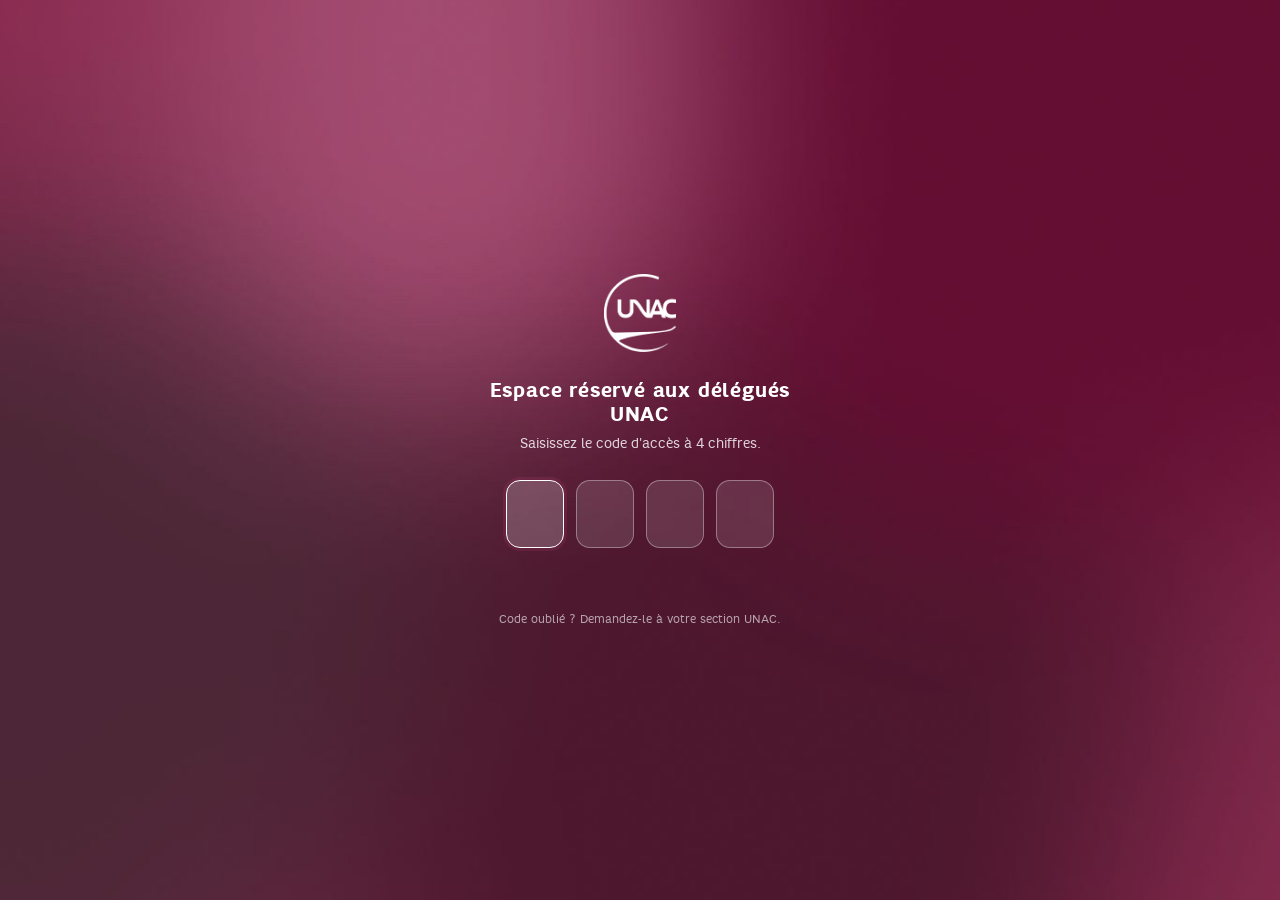
<file: bloc-notes/index.html>
<!DOCTYPE html>
<html lang="fr">
<head>
<meta charset="utf-8">
<meta name="viewport" content="width=device-width, initial-scale=1">
<title>Bloc’ Notes · Atelier UNAC</title>
<link rel="icon" href="../commun/icons-atelier/favicon.png">
<link rel="apple-touch-icon" href="../commun/icons-atelier/apple-touch-icon.png">
<link rel="manifest" href="../manifest.webmanifest">
<meta name="apple-mobile-web-app-title" content="Atelier UNAC">
<meta name="theme-color" content="#5b1a3a">
<meta name="robots" content="noindex, nofollow">
<script src="../commun/section-partenaire.js"></script>
<script src="../commun/acces.js"></script>
<style>
  @font-face{font-family:"T1";src:url("../commun/polices/x1.woff2") format("woff2");font-weight:400;font-display:block}
  @font-face{font-family:"T1";src:url("../commun/polices/x2.woff2") format("woff2");font-weight:700 800;font-display:block}
  :root{--mag:#C2286A;--mag2:#A01A55;--rosepale:#FBE4EC;--ui-bg:#f6f1f4;--ui-card:#fff;--ui-line:#e7dbe2;--ui-ink:#2b1225;--ui-muted:#8b6f80}
  *{box-sizing:border-box;margin:0;padding:0}
  html,body{height:100%}
  body{font-family:"T1",Inter,system-ui,-apple-system,sans-serif;background:var(--ui-bg);color:var(--ui-ink);display:flex;flex-direction:column}
  button,input,textarea,select{font:inherit;color:inherit}

  /* Barre du haut */
  .top{display:flex;align-items:center;gap:14px;padding:10px 18px;background:linear-gradient(100deg,#7a2a4e 0%,#5e1d3c 60%,#4f1530 100%);color:#fff;flex:none}
  .top a.home{display:block}
  .top img.logo{height:34px;display:block}
  .top h1{font-size:16px;font-weight:700;letter-spacing:.02em;line-height:1.15}
  .top h1 small{display:block;font-weight:400;font-size:11.5px;opacity:.75}
  .top .sp{flex:1}
  .acts{display:flex;gap:8px;align-items:center}
  .btn{border:0;border-radius:9px;padding:9px 14px;font-weight:700;cursor:pointer;display:inline-flex;align-items:center;gap:7px;white-space:nowrap}
  .btn svg{width:16px;height:16px;flex:none}
  .btn.pdf{background:#fff;color:#7a1f48}
  .btn.ghost{background:rgba(255,255,255,.14);color:#fff}
  .btn.ghost:hover{background:rgba(255,255,255,.24)}
  .menu{position:relative}
  .menu .dd{position:absolute;right:0;top:calc(100% + 6px);background:#fff;color:var(--ui-ink);border-radius:12px;box-shadow:0 12px 36px rgba(40,0,25,.28);padding:6px;min-width:270px;display:none;z-index:50}
  .menu.open .dd{display:block}
  .dd button{display:flex;width:100%;text-align:left;border:0;background:none;padding:9px 11px;border-radius:8px;cursor:pointer}
  .dd button:hover{background:var(--rosepale)}
  .dd button small{display:block;color:var(--ui-muted);font-size:11.5px}
  .dd hr{border:0;border-top:1px solid var(--ui-line);margin:4px 6px}

  .app{flex:1;display:grid;grid-template-columns:minmax(380px,520px) 1fr;min-height:0}
  .form{overflow:auto;padding:18px 18px 60px;border-right:1px solid var(--ui-line)}
  .preview{overflow:auto;background:#3a3036;padding:26px 20px 60px}
  .tabs{display:none}
  .card{background:var(--ui-card);border:1px solid var(--ui-line);border-radius:14px;padding:14px;margin-bottom:12px}
  .card h2{font-size:12px;letter-spacing:.12em;text-transform:uppercase;color:#9b3e69;margin-bottom:10px;font-weight:700;display:flex;align-items:center;gap:8px}
  .card h2 .st{margin-left:auto;font-size:10.5px;letter-spacing:.08em;background:#f1edf0;color:#7d5a6e;border-radius:999px;padding:2px 9px}
  .card h2 .st.pub{background:#e3f4ea;color:#23764a}
  .row2{display:grid;grid-template-columns:1fr 1fr;gap:10px}
  label.f{display:block;font-size:12px;color:var(--ui-muted);margin:10px 0 4px}
  label.f:first-of-type{margin-top:0}
  input[type=text],textarea,select{width:100%;border:1px solid var(--ui-line);border-radius:9px;padding:8px 10px;background:#fff;outline:none;font-size:14px}
  input:focus,textarea:focus,select:focus{border-color:#c8487f;box-shadow:0 0 0 3px rgba(200,72,127,.15)}
  textarea{resize:vertical;min-height:64px;line-height:1.4}
  .chk{display:flex;gap:8px;align-items:center;font-size:13.5px;cursor:pointer}
  .chk input{accent-color:#b0386c;width:16px;height:16px}
  .hint{font-size:11.5px;color:var(--ui-muted);margin-top:6px;line-height:1.4}
  .imp{background:#fffde0;border-color:#efe48a}
  .item .ih{display:flex;align-items:center;gap:8px;margin-bottom:8px}
  .item .ih .num{font-weight:800;color:#9b3e69;font-size:13px;width:22px}
  .item .ih select{flex:1}
  .mini{border:1px solid var(--ui-line);background:#fff;border-radius:8px;padding:5px 9px;font-size:12px;cursor:pointer;color:#6d3a55}
  .mini:hover{background:var(--rosepale)}
  .mini.danger{color:#a3263b}
  .add{width:100%;border:1.5px dashed #d9b3c5;background:#fdf7fa;color:#9b3e69;border-radius:12px;padding:11px;font-weight:700;cursor:pointer}
  .add:hover{background:var(--rosepale)}
  .pubcard{display:flex;align-items:center;gap:12px;justify-content:space-between;margin-top:12px}
  .pubcard b{display:block;font-size:14px}
  .pubcard span{display:block;font-size:12px;color:var(--ui-muted);margin-top:2px}
  .pubbtn{background:#23764a;color:#fff}
  .robanner{background:#e3f4ea;border:1px solid #bfe3cd;border-radius:14px;padding:12px 14px;margin-bottom:12px;color:#1d5c3a}
  .robanner b{display:block}
  .robanner span{display:block;font-size:12px;margin-top:2px}
  .robanner .mini{margin-top:8px}
  body.ro .form .card:not(.robanner), body.ro .form .add{pointer-events:none;opacity:.6}
  .toast{position:fixed;left:50%;bottom:24px;transform:translateX(-50%) translateY(20px);background:#2b1225;color:#fff;padding:11px 18px;border-radius:10px;font-size:14px;opacity:0;transition:.25s;pointer-events:none;z-index:99}
  .toast.on{opacity:1;transform:translateX(-50%)}
  .pv-meta{color:#d9c6d0;font-size:12px;text-align:center;margin-bottom:14px}
  .pwrap{margin:0 auto 22px;box-shadow:0 10px 34px rgba(0,0,0,.45);position:relative}
  .pwrap > .page{transform-origin:0 0;position:absolute;left:0;top:0}

  /* Fenêtres (historique, images) */
  .modal{position:fixed;inset:0;background:rgba(30,6,20,.55);display:none;align-items:center;justify-content:center;z-index:80;padding:16px}
  .modal.on{display:flex}
  .mbox{background:#fff;border-radius:16px;width:min(860px,100%);max-height:92vh;display:flex;flex-direction:column;box-shadow:0 20px 60px rgba(0,0,0,.35)}
  .mhead{display:flex;align-items:center;justify-content:space-between;padding:14px 18px;border-bottom:1px solid var(--ui-line)}
  .mhead h3{font-size:16px}
  .mclose{border:0;background:none;font-size:26px;line-height:1;cursor:pointer;color:var(--ui-muted)}
  .mbody{overflow:auto;padding:16px 18px;flex:1}
  .mfoot{display:flex;justify-content:space-between;align-items:center;gap:8px;padding:12px 18px;border-top:1px solid var(--ui-line)}
  .mbtn{border:1px solid var(--ui-line);background:#fff;border-radius:9px;padding:9px 14px;font-weight:700;cursor:pointer}
  .mbtn.pri{background:#9b2f60;border-color:#9b2f60;color:#fff}
  .mintro{font-size:13.5px;color:#5d4252;line-height:1.45;margin-bottom:14px}
  .merr{background:#fff4ec;color:#9a3f17;border-radius:9px;padding:10px 12px;font-size:13px}
  .imgrid{display:grid;grid-template-columns:repeat(auto-fill,minmax(150px,1fr));gap:12px}
  .imgrid a{display:block;text-decoration:none;color:var(--ui-muted);font-size:12px;text-align:center}
  .imgrid img{width:100%;display:block;border-radius:8px;box-shadow:0 4px 14px rgba(40,0,25,.25);margin-bottom:6px}
  .htabs{display:flex;gap:6px;margin-bottom:12px}
  .htabs button{border:1px solid var(--ui-line);background:#fff;border-radius:999px;padding:6px 14px;font-weight:700;cursor:pointer;color:#7d5a6e}
  .htabs button.on{background:#7a2a4e;border-color:#7a2a4e;color:#fff}
  .hrow{display:flex;align-items:center;gap:12px;border:1px solid var(--ui-line);border-radius:12px;padding:10px 12px;margin-bottom:8px}
  .hrow.cur{border-color:#c8487f}
  .hrow .hi{flex:1;min-width:0}
  .hrow .hi b{display:block;font-size:14.5px}
  .hrow .hi span{display:block;font-size:12px;color:var(--ui-muted);margin-top:2px}
  .hrow .ha{display:flex;gap:6px;flex-wrap:wrap}
  .hempty{text-align:center;color:var(--ui-muted);padding:30px}

  /* ===== LA FRAME (A4 = 794 × 1123 px) ===== */
  .page{width:794px;height:1123px;position:relative;overflow:hidden;background:#fff;color:#3b3b3b;display:flex;flex-direction:column;
    font-family:"T1",Inter,system-ui,sans-serif;-webkit-print-color-adjust:exact;print-color-adjust:exact;
    --gap:18px;--pad:28px;--ft:15.5px;--fx:12.6px}
  .page .content{flex:1;min-height:0;overflow:hidden;display:flex;flex-direction:column}
  .page.cont .content{padding-top:40px}
  .page .foot{position:absolute;left:48px;right:48px;bottom:18px;display:flex;justify-content:space-between;font-size:8px;letter-spacing:.14em;text-transform:uppercase;color:#b2a5ac}
  .page .bottomgap{height:46px;flex:none}
  .hd{position:relative;height:196px;flex:none}
  .hd .plume{position:absolute;left:0;top:0;width:100px}
  .hd .bntitre{position:absolute;left:48px;top:106px;height:31px;width:auto}
  .hd .sous{position:absolute;left:49px;top:146px;font-size:14px;color:#9d9d9d}
  .hd .ed{position:absolute;right:48px;top:150px;font-size:11px;letter-spacing:.14em;text-transform:uppercase;color:var(--mag);font-weight:700}
  .hd .logoaf{position:absolute;right:52px;top:34px;height:96px}
  .hd .logohop{position:absolute;right:48px;top:30px;height:104px}
  .hd .ligne{position:absolute;left:0;right:0;top:183px;height:3px;background:linear-gradient(90deg,#C2286A 0%,#C2286A 35%,rgba(194,40,106,.15) 85%,rgba(194,40,106,0) 100%)}
  .impb{flex:none;margin:26px 0 8px}
  .impb .bar{background:var(--mag);color:#fff;text-align:center;font-weight:700;font-size:11.5px;letter-spacing:.06em;text-transform:uppercase;padding:8px 0 7px}
  .impb .jaune{background:#FFFA00;padding:20px 48px 22px;color:#2f2f2f}
  .impb .jaune h3{font-size:var(--ft);font-weight:400;margin-bottom:9px}
  .impb .jaune h3 b{font-weight:700}
  .impb .jaune p{font-size:var(--fx);line-height:1.42;white-space:pre-wrap;text-align:justify;hyphens:auto}
  .it{flex:none;position:relative;margin:var(--gap) 48px 0 48px;padding-top:15px}
  .it .tag{position:absolute;left:0;top:0;display:flex;align-items:center;gap:12px;z-index:1}
  .it .pill{background:var(--mag);color:#fff;font-weight:700;font-size:11.5px;letter-spacing:.04em;text-transform:uppercase;border-radius:8px;padding:8px 9px 7px;line-height:1}
  .it .ic{width:30px;height:30px;color:var(--mag);background:#fff;border-radius:6px}
  .it .boite{margin-left:27px;background:#f4f4f4;border-radius:22px;padding:calc(var(--pad) + 6px) 30px var(--pad) 30px}
  .it h3{font-size:var(--ft);font-weight:400;color:var(--mag);margin-bottom:8px}
  .it h3 b{font-weight:700}
  .it p{font-size:var(--fx);line-height:1.42;color:#3d3d3d;white-space:pre-wrap;text-align:justify;hyphens:auto;max-width:92%}
  .it p b, .impb p b{font-weight:700}
  .fin{flex:none;margin-top:auto;padding:24px 48px 0}
  .fin .appli{display:inline-flex;align-items:center;gap:10px;background:#f4f4f4;border-radius:14px;padding:9px 14px 9px 9px}
  .fin .appli img{width:32px;height:32px;border-radius:8px}
  .fin .appli b{display:block;font-size:11.5px;color:var(--mag)}
  .fin .appli span{display:block;font-size:9px;color:#777;margin-top:1px}

  @page{size:A4;margin:0}
  @media print{
    html,body{background:none;height:auto;display:block}
    .top,.form,.tabs,.pv-meta,.toast,.modal{display:none!important}
    .app{display:block}
    .preview{overflow:visible;padding:0;background:none}
    .pwrap{margin:0;box-shadow:none;width:auto!important;height:auto!important;position:static}
    .pwrap > .page{position:relative;transform:none!important;break-after:page}
    .pwrap:last-child > .page{break-after:auto}
  }
  @media screen and (max-width:900px){
    .top{flex-wrap:wrap;gap:10px;padding:10px 12px}
    .top h1{font-size:14px}
    .top .sp{display:none}
    .acts{width:100%;justify-content:space-between}
    .top .lg{display:none}
    .top .btn{padding:9px 12px}
    .app{grid-template-columns:1fr}
    .tabs{display:flex;background:#fff;border-bottom:1px solid var(--ui-line);flex:none}
    .tabs button{flex:1;border:0;background:none;padding:11px;font-weight:700;color:var(--ui-muted);border-bottom:3px solid transparent}
    .tabs button.on{color:#8a2b57;border-color:#b0386c}
    body.tab-apercu .form{display:none}
    body:not(.tab-apercu) .preview{display:none}
    .form{border-right:0;padding:12px 12px 80px}
  }
  .filigrane{position:absolute;inset:0;display:flex;align-items:center;justify-content:center;pointer-events:none;z-index:60;overflow:hidden}
  .filigrane span{transform:rotate(-28deg);font-weight:800;letter-spacing:.1em;color:rgba(140,120,130,.22);font-size:var(--fz,150px);white-space:nowrap}
  .pv-meta .ex,#pvMeta .ex{display:inline-block;background:#F7D160;color:#4f1a30;font-weight:700;border-radius:999px;padding:2px 10px;margin-right:6px}
</style>
</head>
<body>
<div class="top">
  <a href="../" class="home" title="Retour à l'Atelier UNAC"><img class="logo" src="../commun/img/logo-unac-blanc.png" alt="Atelier UNAC"></a>
  <h1 id="h1">Bloc’ Notes<small>Bulletin d'informations utiles — mise en page automatique</small></h1>
  <div class="sp"></div>
  <div class="acts">
    <button class="btn ghost" id="histBtn" title="Bloc’ Notes publiés et brouillons"><svg viewBox="0 0 24 24" fill="none" stroke="currentColor" stroke-width="2.2" stroke-linecap="round" stroke-linejoin="round"><path d="M12 7v5l3 2"/><circle cx="12" cy="12" r="9"/></svg><span class="lg">Historique</span></button>
    <button class="btn ghost" id="resetBtn" title="Nouveau Bloc’ Notes vierge"><svg viewBox="0 0 24 24" fill="none" stroke="currentColor" stroke-width="2.2" stroke-linecap="round" stroke-linejoin="round"><path d="M3 12a9 9 0 1 0 3-6.7"/><path d="M3 4v5h5"/></svg><span class="lg">Recommencer</span></button>
    <div class="menu" id="menu">
      <button class="btn ghost" id="menuBtn"><svg viewBox="0 0 24 24" fill="currentColor"><circle cx="5" cy="12" r="2"/><circle cx="12" cy="12" r="2"/><circle cx="19" cy="12" r="2"/></svg><span class="lg">Brouillon</span></button>
      <div class="dd">
        <button id="aPublish"><div>Publier ce Bloc’ Notes<small>Il passe dans « Publiés » et n'est plus modifiable.</small></div></button>
        <hr>
        <button id="aShare"><div>Copier le lien de partage<small>Le brouillon est contenu dans le lien.</small></div></button>
        <button id="aSave"><div>Enregistrer le brouillon (.json)</div></button>
        <button id="aOpen"><div>Ouvrir un brouillon (.json)</div></button>
        <hr>
        <button id="aDemo"><div>Charger un exemple</div></button>
      </div>
    </div>
    <button class="btn ghost" id="mailBtn" title="Envoyer le PDF par e-mail"><svg viewBox="0 0 24 24" fill="none" stroke="currentColor" stroke-width="2.2" stroke-linecap="round" stroke-linejoin="round"><rect x="3" y="5" width="18" height="14" rx="2.5"/><path d="m3.5 7 8.5 6 8.5-6"/></svg><span class="lg">E-mail</span></button>
    <button class="btn ghost" id="imgBtn" title="Une image par page, pour Facebook"><svg viewBox="0 0 24 24" fill="none" stroke="currentColor" stroke-width="2.2" stroke-linecap="round" stroke-linejoin="round"><rect x="3" y="4" width="18" height="16" rx="2.5"/><circle cx="9" cy="10" r="1.8"/><path d="m21 16-5-5-8 9"/></svg><span class="lg">Images</span></button>
    <button class="btn pdf" id="pdfBtn"><svg viewBox="0 0 24 24" fill="none" stroke="currentColor" stroke-width="2.2" stroke-linecap="round" stroke-linejoin="round"><path d="M12 3v12"/><path d="m7 10 5 5 5-5"/><path d="M5 21h14"/></svg><span class="lg">Télécharger le&nbsp;</span>PDF</button>
  </div>
</div>
<div class="tabs" id="tabs"><button data-tab="saisie" class="on">Saisie</button><button data-tab="apercu">Aperçu</button></div>
<div class="app">
  <div class="form" id="form"></div>
  <div class="preview" id="preview"><div class="pv-meta" id="pvMeta"></div><div id="pages"></div></div>
</div>
<input type="file" id="fileJson" accept="application/json,.json" hidden>
<div class="toast" id="toast"></div>

<div class="modal" id="histModal"><div class="mbox" role="dialog" aria-modal="true">
  <div class="mhead"><h3>Historique des Bloc’ Notes</h3><button class="mclose" data-x aria-label="Fermer">×</button></div>
  <div class="mbody" id="hBody"></div>
  <div class="mfoot"><button class="mbtn" id="hNew">+ Nouveau Bloc’ Notes</button><button class="mbtn pri" data-x>Fermer</button></div>
</div></div>

<script>
"use strict";
const MOIS = ["janvier","février","mars","avril","mai","juin","juillet","août","septembre","octobre","novembre","décembre"];
const $ = s => document.querySelector(s);
const uid = () => Math.random().toString(36).slice(2,9);
const esc = s => String(s ?? "").replace(/[&<>"]/g, c => ({"&":"&amp;","<":"&lt;",">":"&gt;",'"':"&quot;"}[c]));
const fmt = s => esc(s).replace(/\*\*(.+?)\*\*/g, "<b>$1</b>");
const cap = s => s.charAt(0).toUpperCase() + s.slice(1);
const moisLabel = m => { const [y,mm] = m.split("-"); return MOIS[+mm-1] + " " + y; };
function toast(msg){ const t = $("#toast"); t.textContent = msg; t.classList.add("on"); clearTimeout(t._t); t._t = setTimeout(() => t.classList.remove("on"), 2600); }

/* Rubriques et pictos (trait magenta) */
const P = (d) => `<svg class="ic" viewBox="0 0 30 30" fill="none" stroke="currentColor" stroke-width="2.2" stroke-linecap="round" stroke-linejoin="round">${d}</svg>`;
const RUBRIQUES = {
  "Plannings":      P('<path d="M6 7h9M6 12h6M6 17h4M6 22h9"/><rect x="4" y="4" width="14" height="22" rx="2"/><circle cx="23" cy="9" r="3"/><path d="M23 12v6a3 3 0 0 1-3 3"/><circle cx="18" cy="23" r="2"/>'),
  "Rémunération":   P('<circle cx="15" cy="15" r="11"/><path d="M19 10.5a5 5 0 1 0 0 9M9 13.5h7M9 16.5h7"/>'),
  "Repos & congés": P('<path d="M23 18.5A9 9 0 1 1 13.5 6a7 7 0 0 0 9.5 12.5z"/><path d="M21 5v4M19 7h4"/>'),
  "Hébergement":    P('<path d="M4 23V9M4 18h22v5M26 18v-3a3 3 0 0 0-3-3h-9v6"/><circle cx="9" cy="14" r="2.3"/>'),
  "Sécurité":       P('<path d="M15 4l9 3.5v7c0 6-4 9.5-9 11.5-5-2-9-5.5-9-11.5v-7z"/><path d="M11 15l3 3 5-6"/>'),
  "Santé":          P('<path d="M15 25s-10-6-10-13a5.5 5.5 0 0 1 10-3 5.5 5.5 0 0 1 10 3c0 7-10 13-10 13z"/><path d="M8 15h4l2-3 2.5 6 2-3H22"/>'),
  "Formation":      P('<path d="M3 11l12-6 12 6-12 6z"/><path d="M8 13.5V20c4 3 10 3 14 0v-6.5M27 11v7"/>'),
  "Carrière":       P('<path d="M4 24h22"/><path d="M6 19l6-6 4 4 8-9"/><path d="M19 8h5v5"/>'),
  "Réglementation": P('<path d="M15 4v21M8 25h14M6 8h18"/><path d="M6 8l-3.5 8a3.5 3.5 0 0 0 7 0zM24 8l-3.5 8a3.5 3.5 0 0 0 7 0z"/>'),
  "Vie syndicale":  P('<path d="M5 12v6h4l10 5V7L9 12z"/><path d="M9 18l1.5 6h3L12 19M23 11.5a4 4 0 0 1 0 7"/>'),
  "Escales":        P('<path d="M15 26s8-7.5 8-14a8 8 0 0 0-16 0c0 6.5 8 14 8 14z"/><circle cx="15" cy="12" r="3"/>'),
  "Vols & rotations": P('<path d="M27 15l-10-5V5a2 2 0 0 0-4 0v5L3 15v3l10-2.5V21l-3 2v2l5-1.5 5 1.5v-2l-3-2v-5.5L27 18z"/>'),
  "Info":           P('<circle cx="15" cy="15" r="11"/><path d="M15 14v7"/><circle cx="15" cy="9.5" r=".6" fill="currentColor"/>')
};

/* ---------- État : plusieurs Bloc' Notes mémorisés sur l'appareil ---------- */
const HOP = new URLSearchParams(location.search).get("section") === "hop";
const DOCS_KEY = HOP ? "bnhop:docs" : "bn:docs", CUR_KEY = HOP ? "bnhop:current" : "bn:current";
const NOM_SECTION = HOP ? "UNAC HOP!" : "UNAC";
if(HOP){ document.getElementById("h1").firstChild.textContent = "Bloc’ Notes HOP! "; document.title = document.title.replace("Bloc", "Bloc").replace(/Bloc’ Notes|Bloc' Notes/, "Bloc’ Notes HOP!"); }
let DOCS = {}, S = null;
function moisDefaut(){ const d = new Date(); return d.getFullYear()+"-"+String(d.getMonth()+1).padStart(2,"0"); }
function blank(){
  return {v:1, id:uid(), statut:"brouillon", cree:Date.now(), maj:Date.now(), mois:moisDefaut(), edition:"", sous:"Votre bulletin d’informations utiles",
    important:{actif:true, titreA:"", titreB:"", texte:""}, items:[{id:uid(), rubrique:"Plannings", titreA:"", titreB:"", texte:""}]};
}
function hasContent(d){ return !!(d.important.titreA || d.important.titreB || d.important.texte || d.items.some(i => i.titreA || i.titreB || i.texte)); }
function persist(){ try{ localStorage.setItem(DOCS_KEY, JSON.stringify(DOCS)); localStorage.setItem(CUR_KEY, S.id); }catch(e){ toast("Mémoire de l'appareil pleine"); } }
let saveT = null;
function save(){ if(S.statut === "publie") return; S.maj = Date.now(); DOCS[S.id] = S; clearTimeout(saveT); saveT = setTimeout(persist, 300); }
function changed(structural){ save(); if(structural) renderForm(); schedulePreview(); }
function openDoc(d){
  if(S && S !== d && S.statut === "brouillon" && !hasContent(S)) delete DOCS[S.id];
  S = d; DOCS[d.id] = d; persist();
  document.body.classList.toggle("ro", S.statut === "publie");
  renderForm(); renderPreview();
}
function latestDraft(){ return Object.values(DOCS).filter(d => d.statut === "brouillon").sort((a,b) => b.maj - a.maj)[0]; }
function copyToDraft(d){ const c = JSON.parse(JSON.stringify(d)); Object.assign(c, {id:uid(), statut:"brouillon", cree:Date.now(), maj:Date.now()}); delete c.publieLe; openDoc(c); toast("Brouillon créé à partir de ce Bloc’ Notes"); }

/* ---------- Formulaire ---------- */
function moisOptions(sel){
  const now = new Date(); let out = "";
  for(let k=-14;k<=4;k++){ const d = new Date(now.getFullYear(), now.getMonth()+k, 1); const v = d.getFullYear()+"-"+String(d.getMonth()+1).padStart(2,"0"); out += `<option value="${v}" ${v===sel?"selected":""}>${cap(MOIS[d.getMonth()])} ${d.getFullYear()}</option>`; }
  return out;
}
function renderForm(){
  const f = $("#form"), sc = f.scrollTop, ro = S.statut === "publie";
  const dt = ts => new Date(ts).toLocaleDateString("fr-FR");
  let h = ro ? `<div class="card robanner"><b>Bloc’ Notes publié le ${dt(S.publieLe||S.maj)}</b><span>Consultation seule.</span><button class="mini" id="roCopy">Créer un brouillon à partir de celui-ci</button></div>` : "";
  h += `<div class="card"><h2>Édition <span class="st ${ro?"pub":""}">${ro?"Publié":"Brouillon"}</span></h2>
    <div class="row2"><div><label class="f">Mois</label><select data-k="mois">${moisOptions(S.mois)}</select></div>
    <div><label class="f">Numéro / mention (facultatif)</label><input type="text" data-k="edition" value="${esc(S.edition)}" placeholder="ex. N° 12"></div></div>
    <label class="f">Sous-titre</label><input type="text" data-k="sous" value="${esc(S.sous)}"></div>
  <div class="card imp"><h2>Important à savoir</h2>
    <label class="chk"><input type="checkbox" data-k="imp.actif" ${S.important.actif?"checked":""}> Afficher l'encadré jaune en haut</label>
    <div class="row2" style="margin-top:4px"><div><label class="f">Titre</label><input type="text" data-k="imp.titreA" value="${esc(S.important.titreA)}" placeholder="Attribution des"></div>
    <div><label class="f">Suite du titre en gras</label><input type="text" data-k="imp.titreB" value="${esc(S.important.titreB)}" placeholder="blocs réserve"></div></div>
    <label class="f">Texte</label><textarea data-k="imp.texte" rows="3" placeholder="À compter des TDS d’octobre…">${esc(S.important.texte)}</textarea></div>`;
  S.items.forEach((it, i) => {
    h += `<div class="card item" data-i="${it.id}">
      <div class="ih"><span class="num">${i+1}</span><select data-f="rubrique">${Object.keys(RUBRIQUES).map(r => `<option ${r===it.rubrique?"selected":""}>${r}</option>`).join("")}</select>
        ${i>0?`<button class="mini" data-a="up" title="Monter">↑</button>`:""}${i<S.items.length-1?`<button class="mini" data-a="down" title="Descendre">↓</button>`:""}<button class="mini danger" data-a="del" title="Supprimer">✕</button></div>
      <div class="row2"><div><label class="f">Titre</label><input type="text" data-f="titreA" value="${esc(it.titreA)}" placeholder="Attribution des"></div>
      <div><label class="f">Suite du titre en gras</label><input type="text" data-f="titreB" value="${esc(it.titreB)}" placeholder="blocs réserve"></div></div>
      <label class="f">Texte</label><textarea data-f="texte" rows="3">${esc(it.texte)}</textarea></div>`;
  });
  h += `<button class="add" id="addItem">+ Ajouter une information</button>
    <p class="hint" style="margin:10px 4px 0">Astuce : entourez un mot de deux étoiles pour le mettre en gras dans le texte (ex. **DDA2**).</p>
    ${ro ? "" : `<div class="card pubcard"><div><b>Bloc’ Notes terminé ?</b><span>Publiez-le : il passe dans l'historique et n'est plus modifiable.</span></div><button class="btn pubbtn" id="pubBtn">Publier</button></div>`}`;
  f.innerHTML = h; f.scrollTop = sc;
}
$("#form").addEventListener("input", e => {
  const t = e.target, k = t.dataset.k, fl = t.dataset.f;
  const v = t.type === "checkbox" ? t.checked : t.value;
  if(k){ if(k.startsWith("imp.")) S.important[k.slice(4)] = v; else S[k] = v; return changed(false); }
  if(fl){ const it = S.items.find(x => x.id === t.closest(".item").dataset.i); it[fl] = v; changed(false); }
});
$("#form").addEventListener("click", e => {
  if(e.target.id === "addItem"){ const last = S.items[S.items.length-1]; S.items.push({id:uid(), rubrique:last ? last.rubrique : "Info", titreA:"", titreB:"", texte:""}); changed(true); const f = $("#form"); f.scrollTop = f.scrollHeight; return; }
  if(e.target.id === "pubBtn") return publier();
  if(e.target.id === "roCopy") return copyToDraft(S);
  const b = e.target.closest("[data-a]"); if(!b) return;
  const id = b.closest(".item").dataset.i, i = S.items.findIndex(x => x.id === id);
  if(b.dataset.a === "del"){ const it = S.items[i]; if((it.titreA||it.titreB||it.texte) && !confirm("Supprimer cette information ?")) return; S.items.splice(i,1); }
  if(b.dataset.a === "up") [S.items[i-1], S.items[i]] = [S.items[i], S.items[i-1]];
  if(b.dataset.a === "down") [S.items[i+1], S.items[i]] = [S.items[i], S.items[i+1]];
  changed(true);
});

/* ---------- Rendu des pages ---------- */
const TITRE_SVG = `<svg class="bntitre" viewBox="130 27 6364 711" aria-label="Bloc’ Notes"><path fill="#C2286A" d="M647 527Q647 572 635.5 607.5Q624 643 595.5 673.5Q567 704 513.0 721.0Q459 738 381 738Q261 738 130 706V75H390Q500 75 553.5 122.5Q607 170 607 248Q607 331 554 371Q647 413 647 527ZM256 339H451Q474 305 474 256Q474 187 387 187H256ZM520 531Q520 492 495.0 469.5Q470 447 419 447H256V614Q317 627 388 627Q520 627 520 531Z M1242 719Q1139 738 1034 738Q900 738 841.0 682.0Q782 626 782 498V75H908V500Q908 567 937.0 592.5Q966 618 1043 618Q1134 618 1242 604Z M1981 400Q1981 549 1888.5 643.5Q1796 738 1639 738Q1483 738 1390.0 643.5Q1297 549 1297 400Q1297 249 1389.5 155.5Q1482 62 1639.0 62.0Q1796 62 1888.5 155.5Q1981 249 1981 400ZM1639 180Q1539 180 1484.5 240.0Q1430 300 1430.0 400.0Q1430 500 1484.0 559.0Q1538 618 1639.0 618.0Q1740 618 1794.5 559.0Q1849 500 1849.0 400.0Q1849 300 1794.5 240.0Q1740 180 1639 180Z M2596 718Q2523 738 2418 738Q2256 738 2161.0 650.5Q2066 563 2066.0 400.0Q2066 237 2161.0 149.5Q2256 62 2418 62Q2523 62 2596 82V199Q2517 184 2449 183Q2321 181 2260.0 233.0Q2199 285 2199.0 400.0Q2199 515 2260.0 567.0Q2321 619 2449 617Q2517 616 2596 601Z M2750 272H2651Q2687 179 2669 27H2798Q2810 196 2750 272Z  M3818 725H3768Q3708 725 3648.5 688.0Q3589 651 3538.5 591.5Q3488 532 3443.5 470.0Q3399 408 3350.5 345.0Q3302 282 3266 251V725H3141V75H3192Q3242 75 3296.5 114.0Q3351 153 3402.0 215.5Q3453 278 3500.5 343.0Q3548 408 3600.5 473.0Q3653 538 3693 569V75H3818Z M4637 400Q4637 549 4544.5 643.5Q4452 738 4295 738Q4139 738 4046.0 643.5Q3953 549 3953 400Q3953 249 4045.5 155.5Q4138 62 4295.0 62.0Q4452 62 4544.5 155.5Q4637 249 4637 400ZM4295 180Q4195 180 4140.5 240.0Q4086 300 4086.0 400.0Q4086 500 4140.0 559.0Q4194 618 4295.0 618.0Q4396 618 4450.5 559.0Q4505 500 4505.0 400.0Q4505 300 4450.5 240.0Q4396 180 4295 180Z M5286 188H5052V725H4926V188H4692V75H5286Z M5854 719Q5751 738 5653 738Q5514 738 5447.5 684.0Q5381 630 5381 504V75H5854V193H5507V335H5828V453H5507V507Q5507 571 5542.0 594.5Q5577 618 5658 618Q5764 618 5854 603Z M6494 530Q6494 570 6481.5 603.5Q6469 637 6438.5 669.0Q6408 701 6347.5 719.5Q6287 738 6201 738Q6065 738 5975 703V593Q6102 627 6203 627Q6364 627 6364 548Q6364 516 6334.5 494.5Q6305 473 6261.5 463.5Q6218 454 6166.5 439.0Q6115 424 6071.5 406.0Q6028 388 5998.5 348.0Q5969 308 5969 251Q5969 166 6037.0 114.0Q6105 62 6241 62Q6370 62 6458 93V199Q6327 175 6242 175Q6098 175 6098 241Q6098 270 6127.5 289.5Q6157 309 6201.0 318.0Q6245 327 6296.0 342.0Q6347 357 6391.0 375.0Q6435 393 6464.5 433.0Q6494 473 6494 530Z"/></svg>`;
const DENSITES = [
  {nom:"aérée", gap:26, pad:32, ft:16.5, fx:13.4},
  {nom:"standard", gap:18, pad:28, ft:15.5, fx:12.6},
  {nom:"compacte", gap:13, pad:21, ft:14.5, fx:11.8},
  {nom:"serrée", gap:9, pad:16, ft:13.5, fx:11}
];
let DENS = DENSITES[1];
function el(html){ const d = document.createElement("div"); d.innerHTML = html.trim(); return d.firstChild; }
const overflows = c => c.scrollHeight > c.clientHeight + 0.5;
function newPage(box, idx){
  const w = document.createElement("div"); w.className = "pwrap";
  const p = document.createElement("section"); p.className = "page " + (idx ? "cont" : "first");
  p.style.cssText = `--gap:${DENS.gap}px;--pad:${DENS.pad}px;--ft:${DENS.ft}px;--fx:${DENS.fx}px`;
  p.innerHTML = (idx ? "" : `<div class="hd"><img class="plume" src="../commun/img/plume-main.png" alt="">${TITRE_SVG}<div class="sous">${esc(S.sous)}</div>
      <div class="ed">${esc([S.edition, cap(moisLabel(S.mois))].filter(Boolean).join(" · "))}</div><div class="ligne"></div>${HOP ? `<img class="logohop" src="../commun/img/logo-unac-hop-couleur.png" alt="UNAC HOP!">` : `<img class="logoaf" src="../commun/img/logo-unac-mag.png" alt="UNAC">`}</div>`)
    + `<div class="content"></div><div class="bottomgap"></div><div class="foot"><span></span><span></span></div>`;
  w.appendChild(p); box.appendChild(w); return p.querySelector(".content");
}
function itemHTML(it){
  return `<div class="it"><div class="tag"><span class="pill">${esc(it.rubrique)}</span>${RUBRIQUES[it.rubrique] || RUBRIQUES.Info}</div>
    <div class="boite">${(it.titreA||it.titreB) ? `<h3>${esc(it.titreA)}${it.titreB ? ` <b>${esc(it.titreB)}</b>` : ""}</h3>` : ""}${it.texte.trim() ? `<p>${fmt(it.texte.trim())}</p>` : ""}</div></div>`;
}
function buildPages(box){
  box.innerHTML = "";
  let idx = 0, c = newPage(box, 0);
  const next = () => { idx++; c = newPage(box, idx); };
  const place = node => { c.appendChild(node); if(overflows(c) && c.children.length > 1){ c.removeChild(node); next(); c.appendChild(node); } };
  const I = S.important;
  if(I.actif && (I.titreA || I.titreB || I.texte.trim()))
    place(el(`<div class="impb"><div class="bar">Important à savoir !</div><div class="jaune">${(I.titreA||I.titreB) ? `<h3>${esc(I.titreA)}${I.titreB ? ` <b>${esc(I.titreB)}</b>` : ""}</h3>` : ""}${I.texte.trim() ? `<p>${fmt(I.texte.trim())}</p>` : ""}</div></div>`));
  S.items.filter(it => it.titreA || it.titreB || it.texte.trim()).forEach(it => place(el(itemHTML(it))));
  place(el(`<div class="fin"><div class="appli"><img src="../commun/img/appli-unac.png" alt=""><div><b>Un doute, une question ?</b><span>Tchat appli UNAC · 24h/24, 7j/7</span></div></div></div>`));
  const pages = box.querySelectorAll(".page");
  pages.forEach((p,i) => { const f = p.querySelector(".foot").children; f[0].textContent = `${NOM_SECTION} · Bloc’ Notes · ${moisLabel(S.mois)}`; f[1].textContent = pages.length > 1 ? `${i+1} / ${pages.length}` : ""; });
  return pages.length;
}
let pvT = null;
function schedulePreview(){ clearTimeout(pvT); pvT = setTimeout(renderPreview, 220); }

/* ---------- Aperçu d'exemple : tant que rien n'est saisi, on montre un document type (filigrane « EXEMPLE ») ---------- */
function exempleDoc(){
  const d = blank();
  d.important = {actif:true, titreA:"Attribution des", titreB:"blocs réserve", texte:"À compter des TDS d’octobre 2025, les blocs réserve seront positionnés sur vos plannings après le **DDA2** et son rattrapage."};
  d.items = [
    {id:uid(), rubrique:"Plannings", titreA:"Attribution des", titreB:"blocs réserve", texte:"À compter des TDS d’octobre 2025, les blocs réserve seront positionnés sur vos plannings après le DDA2 et son rattrapage."},
    {id:uid(), rubrique:"Rémunération", titreA:"Prime", titreB:"de fin d’année", texte:"Le versement interviendra sur la paie de décembre. Vérifiez la ligne correspondante sur votre bulletin."},
    {id:uid(), rubrique:"Hébergement", titreA:"Commission", titreB:"hébergement LC", texte:"Le compte rendu du mois est disponible auprès de vos délégués et sur l’appli UNAC."},
    {id:uid(), rubrique:"Repos & congés", titreA:"Demandes de", titreB:"congés d’été", texte:"La campagne de demandes ouvre le 1er décembre. Pensez à saisir vos vœux dans les délais."}
  ];
  return d;
}
const enExemple = () => S && S.statut !== "publie" && !hasContent(S);
function renderPreview(){
  const vide = enExemple(), garde = S;
  if(vide) S = exempleDoc();
  try{ renderPreviewReel(); } finally { S = garde; }
  if(vide){
    document.querySelectorAll("#pages .page").forEach(p => { const f = document.createElement("div"); f.className = "filigrane"; f.innerHTML = "<span>EXEMPLE</span>"; p.appendChild(f); });
    const m = document.getElementById("pvMeta"); if(m) m.innerHTML = `<span class="ex">Exemple de rendu</span>Remplissez les champs${document.getElementById("impOpen") || document.getElementById("aImport") ? " ou importez des notes" : ""} : votre contenu remplacera cet exemple.`;
  }
}
function renderPreviewReel(){
  const stage = document.createElement("div"); stage.style.cssText = "position:fixed;left:-20000px;top:0;visibility:hidden;width:900px"; document.body.appendChild(stage);
  let best = null;
  for(let i=0;i<DENSITES.length;i++){ DENS = DENSITES[i]; const n = buildPages(stage); if(!best || n < best.n) best = {i, n}; if(n === 1) break; }
  DENS = DENSITES[best.i]; const n = buildPages(stage);
  const box = $("#pages"); box.innerHTML = ""; while(stage.firstChild) box.appendChild(stage.firstChild); stage.remove();
  fitPreview();
  const nb = S.items.filter(it => it.titreA || it.titreB || it.texte.trim()).length;
  $("#pvMeta").textContent = `${n} page${n>1?"s":""} · ${nb} information${nb>1?"s":""} · mise en page ${DENS.nom} (auto) · A4`;
}
function fitPreview(){
  const pv = $("#preview"); const k = Math.min(pv.clientWidth - 40, 794) / 794;
  document.querySelectorAll(".pwrap").forEach(w => { w.style.width = (794*k)+"px"; w.style.height = (1123*k)+"px"; w.firstChild.style.transform = `scale(${k})`; });
}
window.addEventListener("resize", fitPreview);

/* ---------- PDF / images ---------- */
let tab = "saisie";
function syncTab(){ document.body.classList.toggle("tab-apercu", tab === "apercu"); document.querySelectorAll("#tabs button").forEach(b => b.classList.toggle("on", b.dataset.tab === tab)); if(tab === "apercu") fitPreview(); }
$("#tabs").addEventListener("click", e => { const b = e.target.closest("button"); if(b){ tab = b.dataset.tab; syncTab(); } });
$("#pdfBtn").addEventListener("click", async () => { if(enExemple()) return toast("Remplissez d’abord le document : l’aperçu n’est qu’un exemple");
  renderPreview(); if(document.fonts) await document.fonts.ready;
  await Promise.all([...document.querySelectorAll("#pages img")].map(i => i.complete ? 0 : new Promise(r => { i.onload = i.onerror = r; })));
  const old = document.title; document.title = `Bloc’ Notes UNAC - ${moisLabel(S.mois)}`; document.body.classList.add("tab-apercu");
  setTimeout(() => { window.print(); setTimeout(() => { document.title = old; syncTab(); }, 500); }, 60);
});
window.nomExport = () => `Bloc-Notes-${HOP ? "UNAC-HOP" : "UNAC"}-${moisLabel(S.mois).replace(/\s+/g, "-")}`;
window.titreExport = () => `Bloc’ Notes ${NOM_SECTION} · ${moisLabel(S.mois)}`;
$("#imgBtn").addEventListener("click", () => { if(enExemple()) return toast("Remplissez d’abord le document : l’aperçu n’est qu’un exemple"); return exportImages(); });
$("#mailBtn").addEventListener("click", () => { if(enExemple()) return toast("Remplissez d’abord le document : l’aperçu n’est qu’un exemple"); return envoyerMail(); });

/* ---------- Publication, historique, nouveau ---------- */
function publier(){
  if(S.statut === "publie") return;
  if(!hasContent(S)) return toast("Rien à publier");
  if(!confirm(`Publier le Bloc’ Notes de ${moisLabel(S.mois)} ?\n\nIl passera dans « Publiés » et ne sera plus modifiable (vous pourrez en faire un nouveau brouillon).`)) return;
  S.statut = "publie"; S.publieLe = Date.now(); DOCS[S.id] = S; persist(); openDoc(S); toast("Bloc’ Notes publié");
}
$("#resetBtn").addEventListener("click", () => {
  if(S.statut === "brouillon" && hasContent(S) && !confirm("Recommencer à zéro ?\n\nUn nouveau Bloc’ Notes vierge est créé. Le brouillon actuel reste disponible dans « Historique ».")) return;
  openDoc(blank()); toast("Nouveau Bloc’ Notes vierge");
});
const HM = $("#histModal"); let onglet = "brouillons";
HM.addEventListener("click", e => { if(e.target === HM || e.target.hasAttribute("data-x")) HM.classList.remove("on"); });
$("#hNew").addEventListener("click", () => { HM.classList.remove("on"); openDoc(blank()); });
$("#histBtn").addEventListener("click", () => { persist(); onglet = S.statut === "publie" ? "publies" : "brouillons"; renderHist(); HM.classList.add("on"); });
function renderHist(){
  const all = Object.values(DOCS).filter(d => hasContent(d) || d.id === S.id);
  const br = all.filter(d => d.statut === "brouillon").sort((a,b) => b.maj - a.maj), pu = all.filter(d => d.statut === "publie").sort((a,b) => b.mois.localeCompare(a.mois) || b.publieLe - a.publieLe);
  const list = onglet === "brouillons" ? br : pu;
  const dt = ts => new Date(ts).toLocaleDateString("fr-FR") + " à " + new Date(ts).toLocaleTimeString("fr-FR",{hour:"2-digit",minute:"2-digit"});
  $("#hBody").innerHTML = `<div class="htabs"><button data-t="brouillons" class="${onglet==="brouillons"?"on":""}">Brouillons (${br.length})</button><button data-t="publies" class="${onglet==="publies"?"on":""}">Publiés (${pu.length})</button></div>`
    + (list.length ? list.map(d => `<div class="hrow ${d.id===S.id?"cur":""}" data-id="${d.id}"><div class="hi"><b>${esc(cap(moisLabel(d.mois)))}${d.edition ? " · " + esc(d.edition) : ""}</b><span>${d.items.filter(i => i.titreA||i.titreB||i.texte).length} information(s) · ${d.statut === "publie" ? "publié le " + dt(d.publieLe) : "modifié le " + dt(d.maj)}${d.id===S.id?" · ouvert":""}</span></div>
      <div class="ha">${d.id===S.id?"":`<button class="mini" data-h="open">${d.statut==="publie"?"Consulter":"Ouvrir"}</button>`}<button class="mini" data-h="dup">${d.statut==="publie"?"Nouveau brouillon":"Dupliquer"}</button><button class="mini danger" data-h="del">Supprimer</button></div></div>`).join("")
      : `<div class="hempty">${onglet === "brouillons" ? "Aucun brouillon." : "Aucun Bloc’ Notes publié pour le moment."}</div>`);
}
$("#hBody").addEventListener("click", e => {
  const t = e.target.closest("[data-t]"); if(t){ onglet = t.dataset.t; return renderHist(); }
  const b = e.target.closest("[data-h]"); if(!b) return;
  const d = DOCS[b.closest(".hrow").dataset.id];
  if(b.dataset.h === "open"){ HM.classList.remove("on"); return openDoc(d); }
  if(b.dataset.h === "dup"){ HM.classList.remove("on"); return copyToDraft(d); }
  if(b.dataset.h === "del"){
    if(!confirm(`Supprimer définitivement le Bloc’ Notes de ${moisLabel(d.mois)} de cet appareil ?`)) return;
    delete DOCS[d.id]; if(S.id === d.id){ S = latestDraft() || blank(); DOCS[S.id] = S; openDoc(S); } persist(); renderHist();
  }
});

/* ---------- Brouillon : partage / fichier / exemple ---------- */
const menu = $("#menu");
$("#menuBtn").addEventListener("click", e => { e.stopPropagation(); menu.classList.toggle("open"); });
document.addEventListener("click", e => { if(!menu.contains(e.target)) menu.classList.remove("open"); });
const exportable = () => { const o = JSON.parse(JSON.stringify(S)); ["id","statut","cree","maj","publieLe"].forEach(k => delete o[k]); return o; };
async function deflate(str){
  const cs = new Blob([new TextEncoder().encode(str)]).stream().pipeThrough(new CompressionStream("deflate-raw"));
  const buf = new Uint8Array(await new Response(cs).arrayBuffer());
  return btoa(String.fromCharCode(...buf)).replace(/\+/g,"-").replace(/\//g,"_").replace(/=+$/,"");
}
async function inflate(s){
  let b = s.replace(/-/g,"+").replace(/_/g,"/"); while(b.length % 4) b += "=";
  const ds = new Blob([Uint8Array.from(atob(b), c => c.charCodeAt(0))]).stream().pipeThrough(new DecompressionStream("deflate-raw"));
  return await new Response(ds).text();
}
function recevoir(o){
  if(!o || !Array.isArray(o.items)) return toast("Brouillon non reconnu");
  const d = Object.assign(blank(), o, {id:uid(), statut:"brouillon", cree:Date.now(), maj:Date.now()});
  d.items.forEach(i => i.id = i.id || uid()); openDoc(d); toast("Brouillon reçu, ouvert dans un nouveau Bloc’ Notes");
}
$("#aPublish").addEventListener("click", () => { menu.classList.remove("open"); publier(); });
$("#aShare").addEventListener("click", async () => {
  menu.classList.remove("open");
  const url = location.origin + location.pathname + "#d=" + await deflate(JSON.stringify(exportable()));
  try{ await navigator.clipboard.writeText(url); toast("Lien copié : à coller dans un message"); }catch(e){ prompt("Copiez ce lien :", url); }
});
$("#aSave").addEventListener("click", () => {
  menu.classList.remove("open");
  const a = document.createElement("a"); a.href = URL.createObjectURL(new Blob([JSON.stringify(exportable(), null, 1)], {type:"application/json"}));
  a.download = `bloc-notes-${S.mois}.json`; a.click(); setTimeout(() => URL.revokeObjectURL(a.href), 2000);
});
$("#aOpen").addEventListener("click", () => { menu.classList.remove("open"); $("#fileJson").click(); });
$("#fileJson").addEventListener("change", async e => { const f = e.target.files[0]; e.target.value = ""; if(!f) return; try{ recevoir(JSON.parse(await f.text())); }catch(err){ toast("Fichier illisible"); } });
$("#aDemo").addEventListener("click", () => {
  menu.classList.remove("open");
  if(S.statut === "publie" || hasContent(S)){ if(!confirm("Ouvrir l'exemple dans un nouveau Bloc’ Notes ?")) return; }
  const d = exempleDoc(); d.id = uid();
  openDoc(d);
});

/* ---------- Démarrage ---------- */
(async function(){
  try{ DOCS = JSON.parse(localStorage.getItem(DOCS_KEY) || "{}") || {}; }catch(e){ DOCS = {}; }
  S = DOCS[localStorage.getItem(CUR_KEY)] || latestDraft() || blank(); DOCS[S.id] = S;
  document.body.classList.toggle("ro", S.statut === "publie");
  renderForm();
  if(document.fonts) await document.fonts.ready;
  renderPreview();
  if(location.hash.startsWith("#d=")){ try{ const o = JSON.parse(await inflate(location.hash.slice(3))); history.replaceState(null, "", location.pathname); recevoir(o); }catch(e){ toast("Lien de brouillon illisible"); } }
  window.addEventListener("load", renderPreview);
})();
</script>
<script src="../commun/export-images.js"></script>
<script src="../commun/envoi-mail.js"></script>
</body>
</html>
</file>
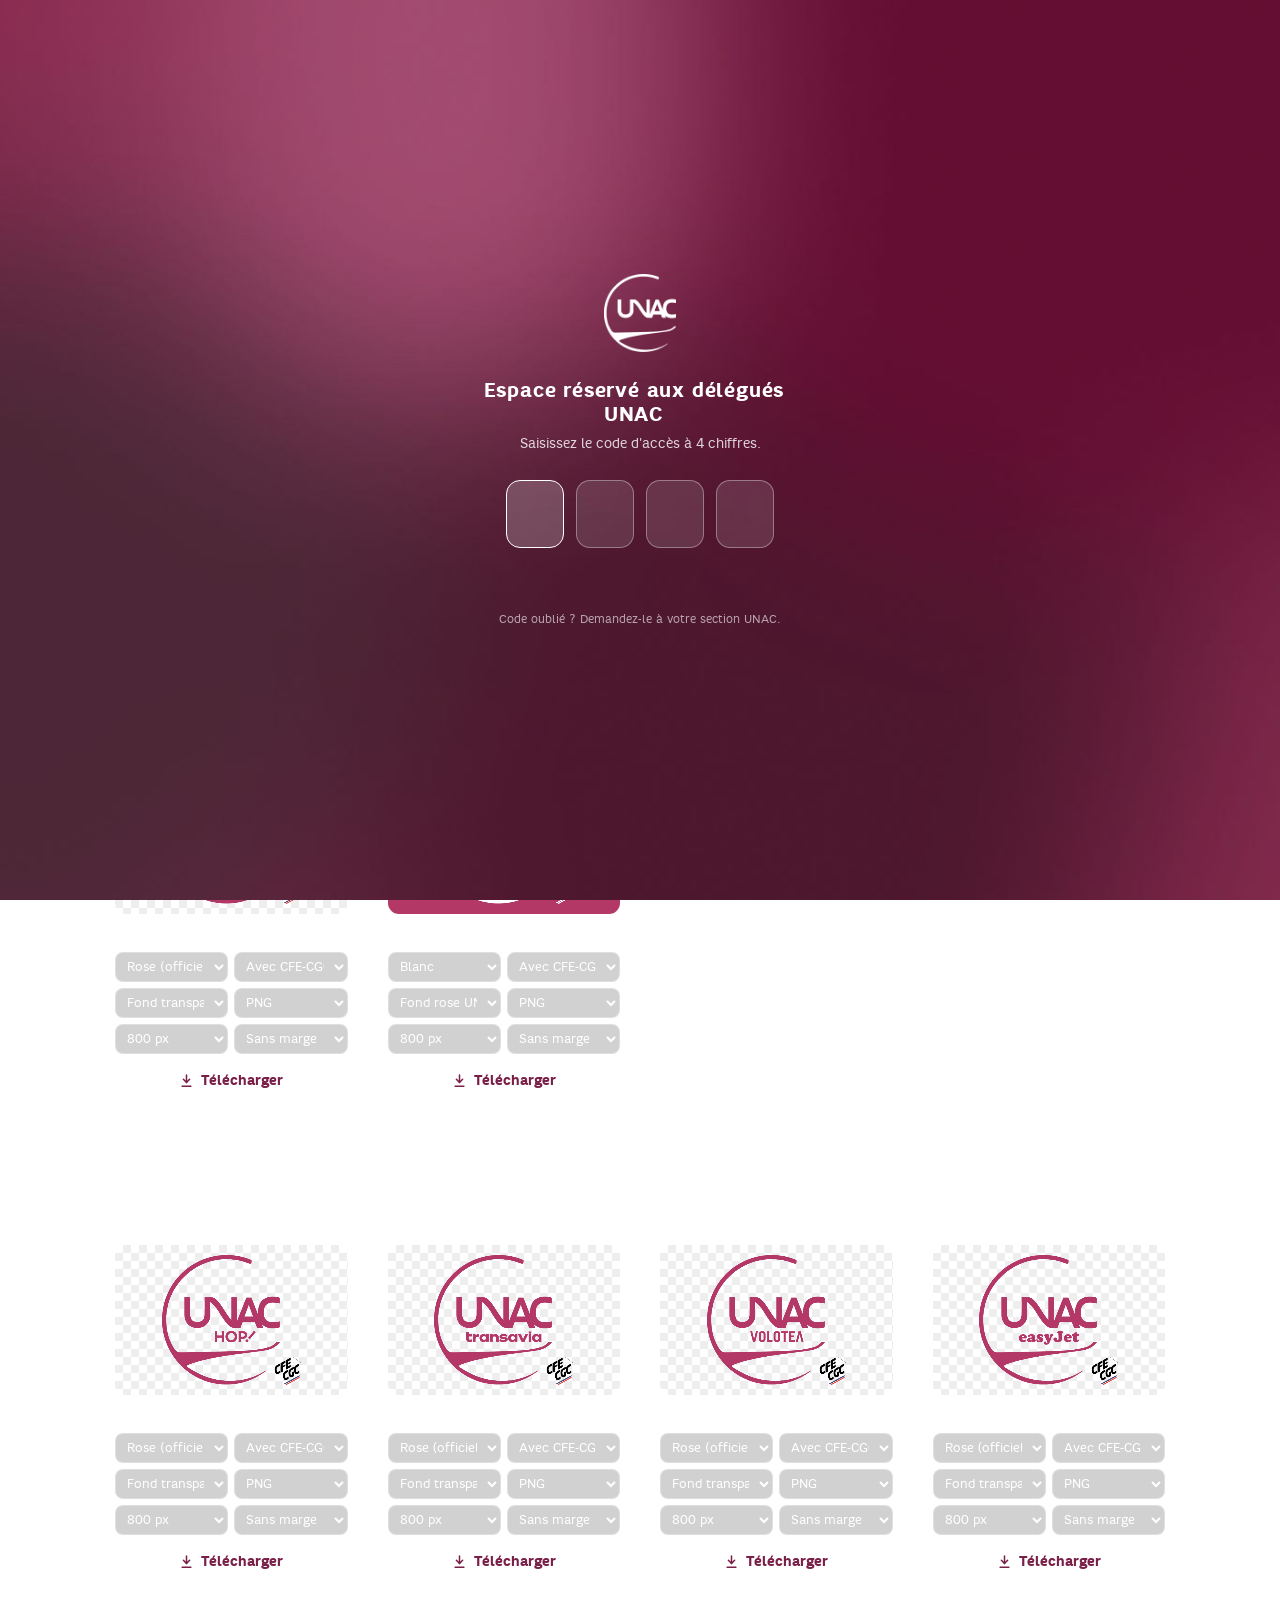
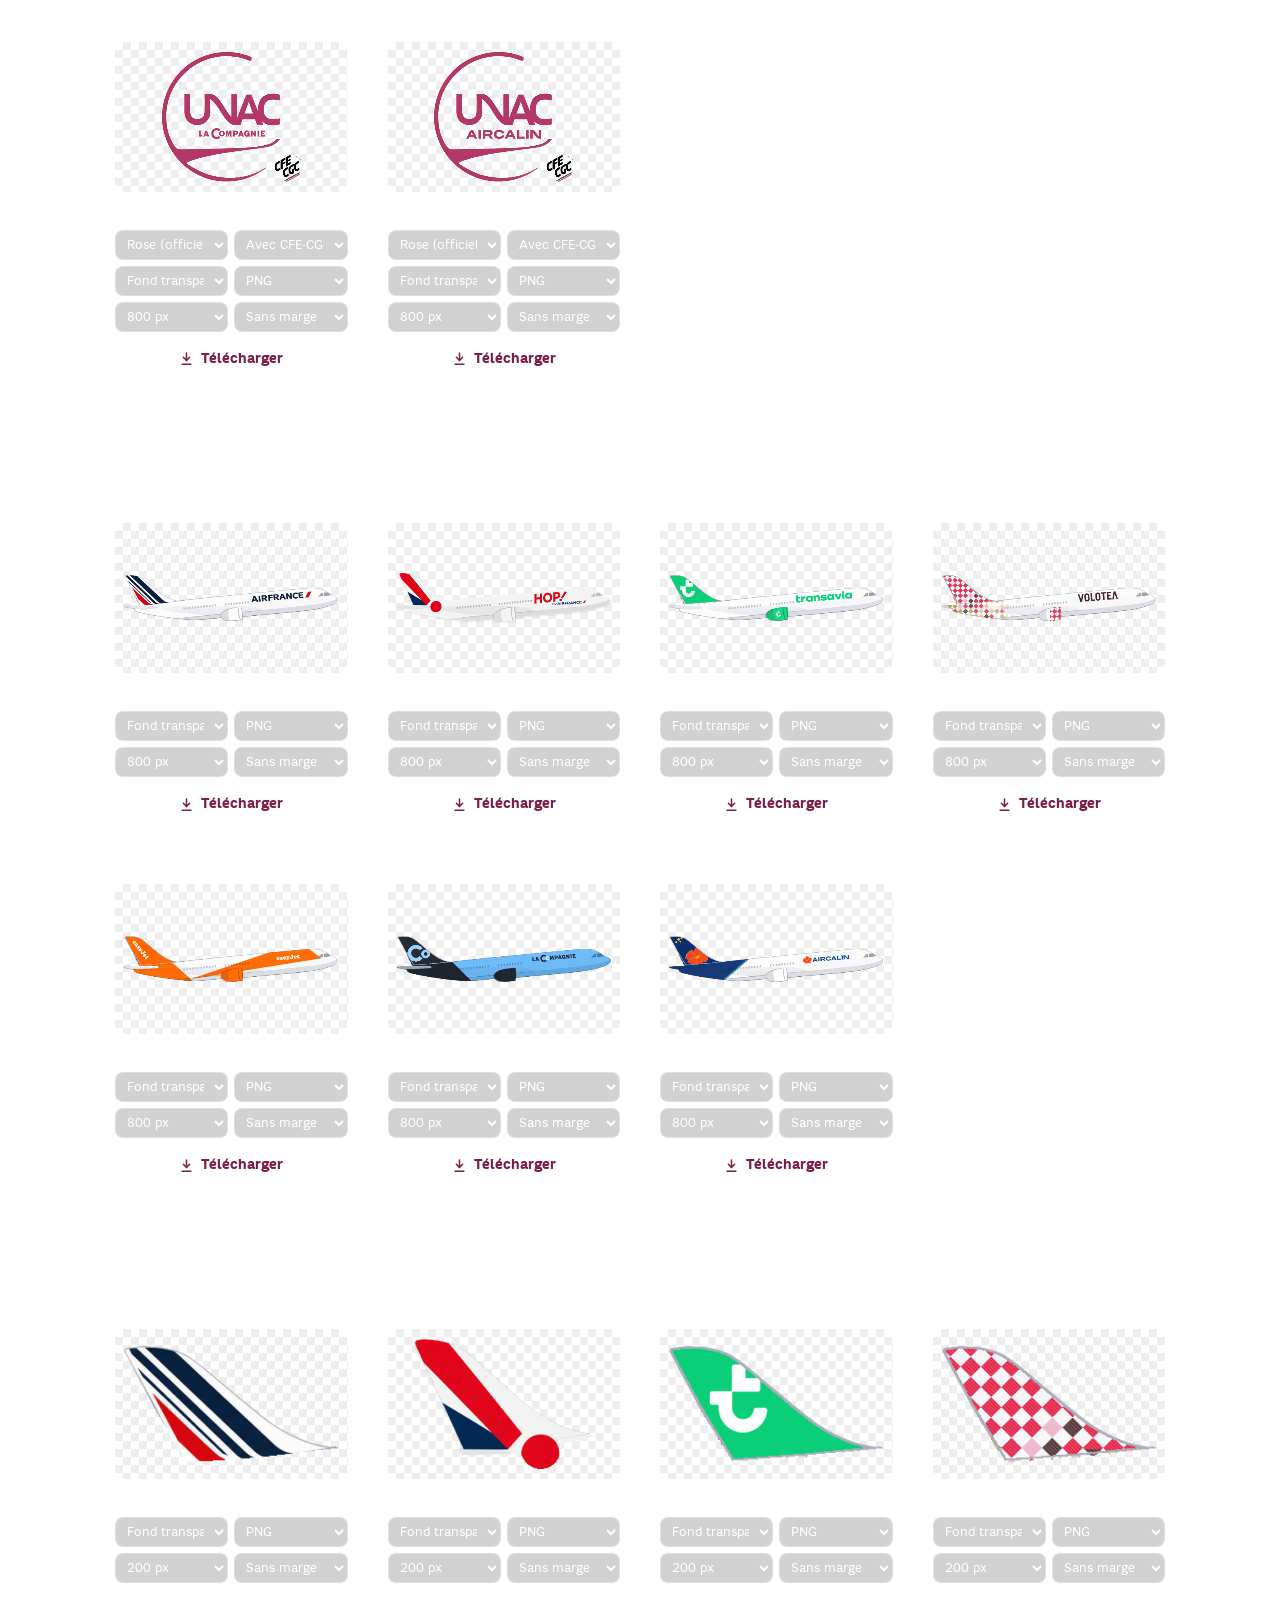
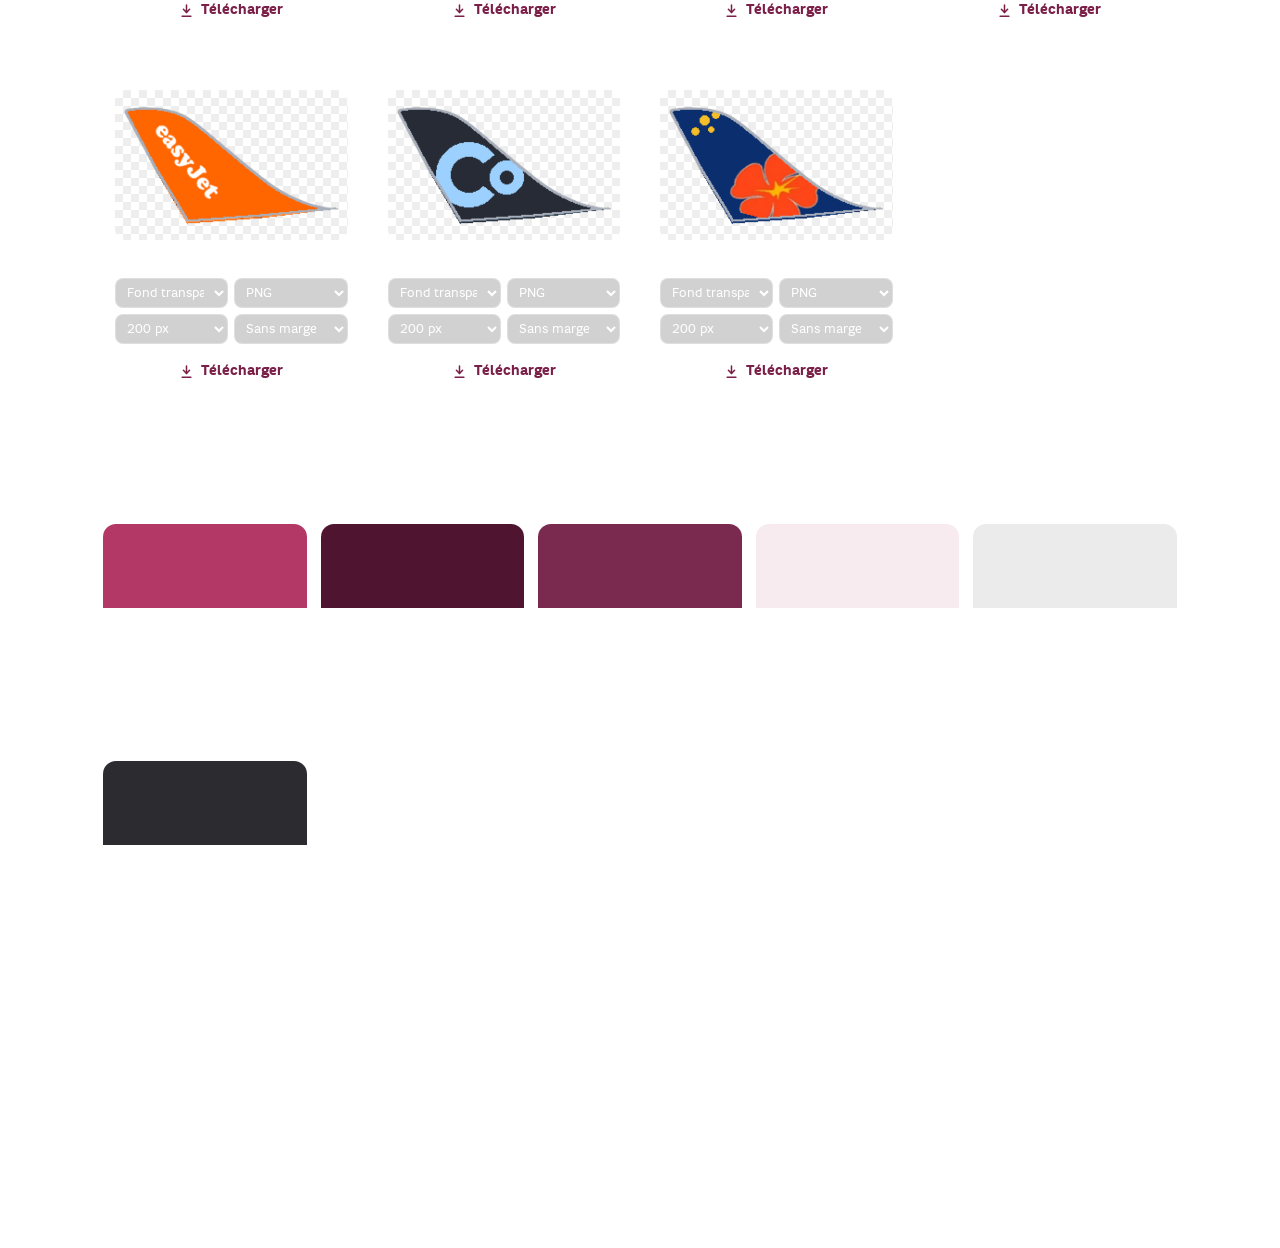
<file: charte/index.html>
<!DOCTYPE html>
<html lang="fr">
<head>
<meta charset="utf-8">
<meta name="viewport" content="width=device-width, initial-scale=1">
<meta name="robots" content="noindex, nofollow">
<title>Charte graphique · Atelier UNAC</title>
<link rel="manifest" href="../manifest.webmanifest">
<link rel="icon" href="../commun/icons-atelier/favicon.png">
<link rel="apple-touch-icon" href="../commun/icons-atelier/apple-touch-icon.png">
<meta name="apple-mobile-web-app-title" content="Atelier UNAC">
<script src="../commun/acces.js"></script>
<style>
  @font-face{font-family:"T1";src:url("../commun/polices/x1.woff2") format("woff2");font-weight:400;font-display:block}
  @font-face{font-family:"T1";src:url("../commun/polices/x2.woff2") format("woff2");font-weight:700 800;font-display:block}
  *{box-sizing:border-box;margin:0;padding:0}
  body{font-family:"T1",Inter,system-ui,sans-serif;color:#fff;min-height:100vh;background:radial-gradient(120% 90% at 0% 0%,#a5466f 0%,#7a2a4e 40%,#4f1530 100%) fixed}
  .wrap{max-width:1120px;margin:0 auto;padding:28px 22px 60px}
  .top{display:flex;align-items:center;gap:14px;margin-bottom:26px}
  .top a.back{color:#fff;text-decoration:none;font-weight:700;font-size:14px;background:rgba(255,255,255,.14);border:1px solid rgba(255,255,255,.22);border-radius:999px;padding:8px 14px}
  .top .sp{flex:1}
  .top img.logo{height:74px;display:block}
  h1{font-size:30px;font-weight:700}
  .sub{opacity:.82;margin:6px 0 22px;font-size:14.5px;line-height:1.5;max-width:720px}
  nav.onglets{display:flex;flex-wrap:wrap;gap:6px;margin:0 0 26px;position:sticky;top:0;z-index:5;padding:10px 0;background:linear-gradient(#5f1d3bcc,#5f1d3b00)}
  nav.onglets a{color:#fff;text-decoration:none;font-weight:700;font-size:13.5px;background:rgba(255,255,255,.13);border:1px solid rgba(255,255,255,.22);border-radius:999px;padding:7px 14px}
  nav.onglets a:hover{background:rgba(255,255,255,.24)}
  h2{font-size:20px;margin:34px 0 6px;display:flex;align-items:center;gap:12px}
  h2::after{content:"";flex:1;height:1px;background:rgba(255,255,255,.25)}
  h2 + p{opacity:.8;font-size:13.5px;margin-bottom:14px;line-height:1.5}
  .grille{display:grid;grid-template-columns:repeat(auto-fill,minmax(250px,1fr));gap:14px}
  .carte{background:rgba(255,255,255,.1);border:1px solid rgba(255,255,255,.18);border-radius:16px;padding:12px;display:flex;flex-direction:column;gap:10px}
  .apercu{height:150px;border-radius:11px;display:grid;place-items:center;overflow:hidden;background:#fff;
    background-image:linear-gradient(45deg,#eee 25%,transparent 25%),linear-gradient(-45deg,#eee 25%,transparent 25%),linear-gradient(45deg,transparent 75%,#eee 75%),linear-gradient(-45deg,transparent 75%,#eee 75%);background-size:16px 16px;background-position:0 0,0 8px,8px -8px,-8px 0}
  .apercu canvas{max-width:92%;max-height:130px;display:block}
  .carte b{font-size:15px}
  .carte .opts{display:grid;grid-template-columns:1fr 1fr;gap:6px}
  .carte select{width:100%;font:inherit;font-size:12.5px;border-radius:8px;border:1px solid rgba(255,255,255,.3);background:rgba(0,0,0,.18);color:#fff;padding:6px 7px}
  .carte select option{color:#222}
  .carte button{font:inherit;font-weight:700;font-size:13.5px;border:0;border-radius:10px;background:#fff;color:#7a1f48;padding:9px;cursor:pointer;display:flex;align-items:center;justify-content:center;gap:7px}
  .carte button svg{width:15px;height:15px}
  .carte .info{font-size:11.5px;opacity:.7;text-align:center}
  .couleurs{display:grid;grid-template-columns:repeat(auto-fill,minmax(180px,1fr));gap:12px}
  .coul{border-radius:14px;overflow:hidden;border:1px solid rgba(255,255,255,.2);background:rgba(255,255,255,.08)}
  .coul .pastille{height:84px}
  .coul div{padding:10px 12px;font-size:13px;line-height:1.45}
  .coul b{display:block;font-size:14px}
  .coul button{font:inherit;font-size:11.5px;font-weight:700;border:1px solid rgba(255,255,255,.3);background:none;color:#fff;border-radius:7px;padding:3px 8px;margin:6px 6px 0 0;cursor:pointer}
  .guide{display:flex;gap:18px;align-items:center;background:rgba(255,255,255,.1);border:1px solid rgba(255,255,255,.18);border-radius:16px;padding:16px;flex-wrap:wrap}
  .guide img{width:150px;border-radius:8px;box-shadow:0 8px 22px rgba(0,0,0,.3);background:#fff}
  .guide > div{display:flex;flex-direction:column;gap:9px;min-width:220px;flex:1}
  .guide b{font-size:17px}
  .guide .ver{font-size:12.5px;opacity:.75}
  .guide .btn{align-self:flex-start;font-weight:700;font-size:14px;text-decoration:none;border-radius:10px;background:#fff;color:#7a1f48;padding:9px 14px}
  .guide .btn.sec{background:none;color:#fff;border:1px solid rgba(255,255,255,.35)}
  .typo{background:rgba(255,255,255,.1);border:1px solid rgba(255,255,255,.18);border-radius:16px;padding:16px 18px;font-size:14px;line-height:1.55}
  .typo p + p{margin-top:8px}
  .typo .ex{font-size:26px;margin:4px 0}
  .toast{position:fixed;left:50%;bottom:24px;transform:translateX(-50%);background:#fff;color:#7a1f48;font-weight:700;border-radius:12px;padding:10px 16px;box-shadow:0 8px 24px rgba(0,0,0,.3);opacity:0;transition:opacity .2s;pointer-events:none}
  .toast.on{opacity:1}
  @media (max-width:600px){.top img.logo{height:56px}h1{font-size:24px}}
</style>
</head>
<body>
<div class="wrap">
  <div class="top"><a class="back" href="../">← Atelier</a><div class="sp"></div><img class="logo" src="../commun/img/logo-unac-blanc.png" alt="UNAC"></div>
  <h1>Charte graphique</h1>
  <p class="sub">Logos UNAC et de section, avions et dérives des compagnies, couleurs et typographies. Choisissez la couleur, le fond, le format et la taille : le fichier est préparé sur votre appareil.</p>
  <nav class="onglets"><a href="#guide">Guide de la charte</a><a href="#logos">Logos UNAC</a><a href="#sections">Logos de section</a><a href="#avions">Avions</a><a href="#derives">Dérives</a><a href="#couleurs">Couleurs</a><a href="#typos">Typographies</a></nav>

  <h2 id="guide">Guide de la charte</h2>
  <p>« S’approprier la charte graphique UNAC » : couleurs avec leurs codes, typographies, logo, mise en page, impression et journal daté des consignes de la communication de la section. Mis à jour régulièrement.</p>
  <div class="guide">
    <img src="guide/apercu.png?v=2" alt="Couverture du guide">
    <div>
      <b>S’approprier la charte graphique UNAC</b>
      <span class="ver">Version 2 · 20 novembre 2026 · 10 pages A4</span>
      <a class="btn" href="guide/S-approprier-la-charte-graphique-UNAC.pdf?v=2" download>Télécharger le PDF</a>
      <a class="btn sec" href="guide/S-approprier-la-charte-graphique-UNAC.pdf?v=2" target="_blank" rel="noopener">Ouvrir dans le navigateur</a>
    </div>
  </div>

  <h2 id="logos">Logos UNAC</h2>
  <p>Le logo officiel, avec ou sans le bloc CFE-CGC. Version rose sur fond clair, blanche sur fond rose ou photo.</p>
  <div class="grille" id="gLogos"></div>

  <h2 id="sections">Logos de section</h2>
  <p>UNAC + compagnie, pour les communications propres à chaque section.</p>
  <div class="grille" id="gSections"></div>

  <h2 id="avions">Avions des compagnies</h2>
  <p>Illustrations utilisées dans l'Atelier, fond transparent.</p>
  <div class="grille" id="gAvions"></div>

  <h2 id="derives">Dérives</h2>
  <p>Pastilles et pictos : la dérive de chaque compagnie.</p>
  <div class="grille" id="gDerives"></div>

  <h2 id="couleurs">Couleurs</h2>
  <p>Cliquez pour copier le code.</p>
  <div class="couleurs" id="gCouleurs"></div>

  <h2 id="typos">Typographies</h2>
  <div class="typo">
    <p><b>UNAC</b> (Regular et Bold) : police de la charte, pour les titres, les textes et les visuels.</p>
    <p class="ex" style="font-family:T1;font-weight:700">Ensemble, plus forts</p>
    <p><b>Novotype</b> (Regular et Medium) : titres des posts « Test d'un nouvel hébergement » (mois, escale).</p>
    <p style="opacity:.75;font-size:13px">Les fichiers de police ne sont pas diffusés ici (licences) : demandez-les à l'équipe communication de la section.</p>
  </div>
</div>
<div class="toast" id="toast"></div>
<script>
"use strict";
const IMG = "../commun/img/";
const SECTIONS = [["hop","HOP!"],["transavia","Transavia"],["volotea","Volotea"],["easyjet","easyJet"],["lacompagnie","La Compagnie"],["aircalin","Aircalin"]];
const COMPAGNIES = [["af","Air France"]].concat(SECTIONS);
const LOGO_SRC = id => id === "hop" ? {couleur:IMG+"logo-unac-hop-couleur.png", blanc:IMG+"logo-unac-hop-blanc.png"}
  : {couleur:IMG+`sections/logo-unac-${id}-couleur.png`, blanc:IMG+`sections/logo-unac-${id}-blanc.png`};
const FONDS = {transparent:"Fond transparent", "#FFFFFF":"Fond blanc", "#B33866":"Fond rose UNAC", "#EBEBEB":"Fond gris clair", "#4F1530":"Fond prune"};
const TEINTES = {couleur:"Rose (officiel)", blanc:"Blanc", noir:"Noir", prune:"Prune"};
const TAILLES = {800:"800 px", 200:"200 px", 400:"400 px", 1600:"1600 px", 2400:"2400 px (impression)"};
const COULEURS = [
  ["Rose UNAC","#B33866","179, 56, 102","Couleur principale : logo, titres, bandeaux."],
  ["Prune","#4F1530","79, 21, 48","Fonds sombres, dégradés."],
  ["Framboise","#7A2A4E","122, 42, 78","Dégradés, encadrés foncés."],
  ["Rose clair","#F7EBF0","247, 235, 240","Encadrés et fonds de section."],
  ["Gris clair","#EBEBEB","235, 235, 235","Fond des visuels et de la lettre de section."],
  ["Texte","#2B2B30","43, 43, 48","Corps du texte."]
];
const esc = s => String(s ?? "").replace(/[&<>"]/g, c => ({"&":"&amp;","<":"&lt;",">":"&gt;",'"':"&quot;"}[c]));
const toast = m => { const t = document.getElementById("toast"); t.textContent = m; t.classList.add("on"); clearTimeout(toast.t); toast.t = setTimeout(() => t.classList.remove("on"), 1800); };
const cache = {};
const charger = src => cache[src] || (cache[src] = new Promise((ok, ko) => { const i = new Image(); i.onload = () => ok(i); i.onerror = ko; i.src = src; }));
const DL = `<svg viewBox="0 0 24 24" fill="none" stroke="currentColor" stroke-width="2.4" stroke-linecap="round" stroke-linejoin="round"><path d="M12 3v12"/><path d="m7 10 5 5 5-5"/><path d="M5 21h14"/></svg>`;

/* Dessine l'élément selon les options choisies */
async function dessiner(it, o, largeur){
  const src = it.logo ? (o.teinte === "couleur" ? it.src.couleur : it.src.blanc) : it.src;
  const img = await charger(src);
  const marge = o.marge === "oui" ? 0.08 : 0;
  const w0 = img.naturalWidth, h0 = img.naturalHeight;
  const W = Math.round(largeur), k = W / (w0 * (1 + 2*marge));
  const c = document.createElement("canvas"); c.width = W; c.height = Math.round(h0*k + 2*marge*w0*k);
  const x = c.getContext("2d"); x.imageSmoothingQuality = "high";
  // calque du logo
  const l = document.createElement("canvas"); l.width = Math.round(w0*k); l.height = Math.round(h0*k);
  const lx = l.getContext("2d"); lx.imageSmoothingQuality = "high"; lx.drawImage(img, 0, 0, l.width, l.height);
  if(it.logo && o.cfe === "non"){ lx.clearRect(l.width*0.785, l.height*0.75, l.width, l.height); }
  if(it.logo && (o.teinte === "noir" || o.teinte === "prune")){ lx.globalCompositeOperation = "source-in"; lx.fillStyle = o.teinte === "noir" ? "#111" : "#4F1530"; lx.fillRect(0, 0, l.width, l.height); }
  const fond = o.format === "jpg" && o.fond === "transparent" ? "#FFFFFF" : o.fond;
  if(fond !== "transparent"){ x.fillStyle = fond; x.fillRect(0, 0, c.width, c.height); }
  x.drawImage(l, Math.round(marge*w0*k), Math.round(marge*w0*k));
  return c;
}
function carte(it, box){
  const d = document.createElement("div"); d.className = "carte";
  const opts = [];
  if(it.logo){ opts.push(["teinte", TEINTES]); opts.push(["cfe", {oui:"Avec CFE-CGC", non:"Sans CFE-CGC"}]); }
  const tailles = Object.fromEntries(Object.entries(TAILLES).filter(([t]) => +t <= (it.max || 2400)));
  opts.push(["fond", FONDS], ["format", {png:"PNG", jpg:"JPG"}], ["taille", tailles], ["marge", {non:"Sans marge", oui:"Avec marge"}]);
  d.innerHTML = `<div class="apercu"><canvas></canvas></div><b>${esc(it.nom)}</b>
    <div class="opts">${opts.map(([k, v]) => `<select data-k="${k}">${Object.entries(v).map(([a, b]) => `<option value="${a}">${b}</option>`).join("")}</select>`).join("")}</div>
    <button type="button">${DL}Télécharger</button><span class="info"></span>`;
  const lire = () => Object.fromEntries([...d.querySelectorAll("select")].map(s => [s.dataset.k, s.value]));
  const st = d.querySelector('[data-k="taille"]'); if(st.querySelector('option[value="800"]')) st.value = "800";
  if(it.logo && it.fondDefaut){ d.querySelector('[data-k="teinte"]').value = "blanc"; d.querySelector('[data-k="fond"]').value = it.fondDefaut; }
  const maj = async () => {
    const o = lire(), c = await dessiner(it, o, 520), v = d.querySelector(".apercu canvas");
    v.width = c.width; v.height = c.height; v.getContext("2d").drawImage(c, 0, 0);
    d.querySelector(".apercu").style.backgroundColor = o.fond === "transparent" ? (o.teinte === "blanc" ? "#7a2a4e" : "#fff") : o.fond;
    d.querySelector(".apercu").style.backgroundImage = o.fond === "transparent" && o.teinte !== "blanc" ? "" : "none";
    d.querySelector(".info").textContent = `${o.format.toUpperCase()} · ${o.taille} px de large${o.format === "png" && o.fond === "transparent" ? " · transparent" : ""}`;
  };
  d.addEventListener("change", maj);
  d.querySelector("button").addEventListener("click", async () => {
    const o = lire(), c = await dessiner(it, o, +o.taille);
    const nom = [it.fichier, it.logo ? o.teinte : "", it.logo && o.cfe === "non" ? "sans-cfe" : "", o.fond === "transparent" ? "transparent" : "fond-" + o.fond.slice(1), o.taille + "px"].filter(Boolean).join("-") + "." + o.format;
    c.toBlob(b => { const a = document.createElement("a"); a.href = URL.createObjectURL(b); a.download = nom; document.body.appendChild(a); a.click(); a.remove(); setTimeout(() => URL.revokeObjectURL(a.href), 4000); toast("Téléchargé : " + nom); }, o.format === "jpg" ? "image/jpeg" : "image/png", .95);
  });
  box.appendChild(d); maj().catch(() => { d.querySelector(".info").textContent = "Image indisponible"; });
}
const g = id => document.getElementById(id);
carte({nom:"UNAC · rose", fichier:"logo-unac", logo:true, src:{couleur:IMG+"sections/logo-unac-couleur.png", blanc:IMG+"sections/logo-unac-blanc.png"}}, g("gLogos"));
carte({nom:"UNAC · blanc sur rose", fichier:"logo-unac", logo:true, fondDefaut:"#B33866", src:{couleur:IMG+"sections/logo-unac-couleur.png", blanc:IMG+"sections/logo-unac-blanc.png"}}, g("gLogos"));
SECTIONS.forEach(([id, nom]) => carte({nom:"UNAC " + nom, fichier:"logo-unac-" + id, logo:true, src:LOGO_SRC(id)}, g("gSections")));
COMPAGNIES.forEach(([id, nom]) => carte({nom:"Avion " + nom, fichier:"avion-" + id, max:1600, src:IMG + `avion-${id}.png`}, g("gAvions")));
COMPAGNIES.forEach(([id, nom]) => carte({nom:"Dérive " + nom, fichier:"derive-" + id, max:400, src:IMG + `derives/derive-${id}.png`}, g("gDerives")));
g("gCouleurs").innerHTML = COULEURS.map(([n, hex, rgb, u]) => `<div class="coul"><div class="pastille" style="background:${hex}"></div><div><b>${n}</b>${u}<br><button data-c="${hex}">${hex}</button><button data-c="rgb(${rgb})">RVB ${rgb}</button></div></div>`).join("");
g("gCouleurs").addEventListener("click", e => { const b = e.target.closest("[data-c]"); if(!b) return; navigator.clipboard.writeText(b.dataset.c).then(() => toast("Copié : " + b.dataset.c), () => toast(b.dataset.c)); });
</script>
</body>
</html>
</file>
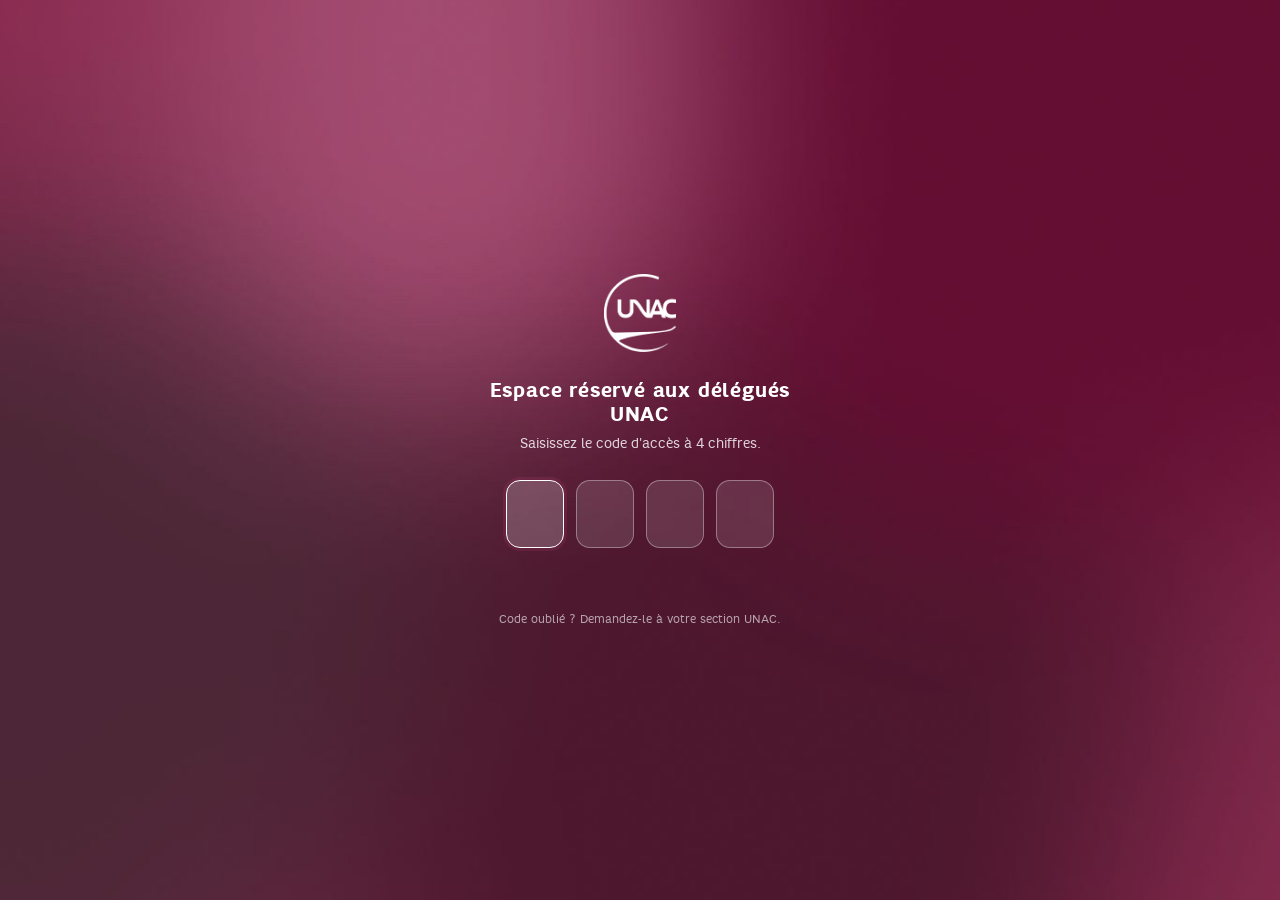
<file: chrono/index.html>
<!DOCTYPE html>
<html lang="fr">
<head>
<meta charset="utf-8">
<meta name="viewport" content="width=device-width, initial-scale=1">
<title>Chrono’ · Atelier UNAC</title>
<link rel="icon" href="../commun/icons-atelier/favicon.png">
<link rel="apple-touch-icon" href="../commun/icons-atelier/apple-touch-icon.png">
<link rel="manifest" href="../manifest.webmanifest">
<meta name="apple-mobile-web-app-title" content="Atelier UNAC">
<meta name="theme-color" content="#5b1a3a">
<meta name="robots" content="noindex, nofollow">
<script src="../commun/section-partenaire.js"></script>
<script src="../commun/acces.js"></script>
<style>
  @font-face{font-family:"T1";src:url("../commun/polices/x1.woff2") format("woff2");font-weight:400;font-display:block}
  @font-face{font-family:"T1";src:url("../commun/polices/x2.woff2") format("woff2");font-weight:700 800;font-display:block}
  @font-face{font-family:"Novotype locale";src:local("Novotype Regular"),local("Novotype-Regular");font-weight:400}
  @font-face{font-family:"Novotype locale";src:local("Novotype Medium"),local("Novotype-Medium");font-weight:700}
  :root{--mag:#C2286A;--mag2:#A01A55;--rosepale:#FBE4EC;--ui-bg:#f6f1f4;--ui-card:#fff;--ui-line:#e7dbe2;--ui-ink:#2b1225;--ui-muted:#8b6f80}
  *{box-sizing:border-box;margin:0;padding:0}
  html,body{height:100%}
  body{font-family:"T1",Inter,system-ui,-apple-system,sans-serif;background:var(--ui-bg);color:var(--ui-ink);display:flex;flex-direction:column}
  button,input,textarea,select{font:inherit;color:inherit}

  /* Barre du haut */
  .top{display:flex;align-items:center;gap:14px;padding:10px 18px;background:linear-gradient(100deg,#7a2a4e 0%,#5e1d3c 60%,#4f1530 100%);color:#fff;flex:none}
  .top a.home{display:block}
  .top img.logo{height:34px;display:block}
  .top h1{font-size:16px;font-weight:700;letter-spacing:.02em;line-height:1.15}
  .top h1 small{display:block;font-weight:400;font-size:11.5px;opacity:.75}
  .top .sp{flex:1}
  .acts{display:flex;gap:8px;align-items:center}
  .btn{border:0;border-radius:9px;padding:9px 14px;font-weight:700;cursor:pointer;display:inline-flex;align-items:center;gap:7px;white-space:nowrap}
  .btn svg{width:16px;height:16px;flex:none}
  .btn.pdf{background:#fff;color:#7a1f48}
  .btn.ghost{background:rgba(255,255,255,.14);color:#fff}
  .btn.ghost:hover{background:rgba(255,255,255,.24)}
  .menu{position:relative}
  .menu .dd{position:absolute;right:0;top:calc(100% + 6px);background:#fff;color:var(--ui-ink);border-radius:12px;box-shadow:0 12px 36px rgba(40,0,25,.28);padding:6px;min-width:270px;display:none;z-index:50}
  .menu.open .dd{display:block}
  .dd button{display:flex;width:100%;text-align:left;border:0;background:none;padding:9px 11px;border-radius:8px;cursor:pointer}
  .dd button:hover{background:var(--rosepale)}
  .dd button small{display:block;color:var(--ui-muted);font-size:11.5px}
  .dd hr{border:0;border-top:1px solid var(--ui-line);margin:4px 6px}

  .app{flex:1;display:grid;grid-template-columns:minmax(380px,520px) 1fr;min-height:0}
  .form{overflow:auto;padding:18px 18px 60px;border-right:1px solid var(--ui-line)}
  .preview{overflow:auto;background:#3a3036;padding:26px 20px 60px}
  .tabs{display:none}
  .card{background:var(--ui-card);border:1px solid var(--ui-line);border-radius:14px;padding:14px;margin-bottom:12px}
  .card h2{font-size:12px;letter-spacing:.12em;text-transform:uppercase;color:#9b3e69;margin-bottom:10px;font-weight:700;display:flex;align-items:center;gap:8px}
  .card h2 .st{margin-left:auto;font-size:10.5px;letter-spacing:.08em;background:#f1edf0;color:#7d5a6e;border-radius:999px;padding:2px 9px}
  .card h2 .st.pub{background:#e3f4ea;color:#23764a}
  .row2{display:grid;grid-template-columns:1fr 1fr;gap:10px}
  label.f{display:block;font-size:12px;color:var(--ui-muted);margin:10px 0 4px}
  label.f:first-of-type{margin-top:0}
  input[type=text],textarea,select{width:100%;border:1px solid var(--ui-line);border-radius:9px;padding:8px 10px;background:#fff;outline:none;font-size:14px}
  input:focus,textarea:focus,select:focus{border-color:#c8487f;box-shadow:0 0 0 3px rgba(200,72,127,.15)}
  textarea{resize:vertical;min-height:64px;line-height:1.4}
  .chk{display:flex;gap:8px;align-items:center;font-size:13.5px;cursor:pointer}
  .chk input{accent-color:#b0386c;width:16px;height:16px}
  .hint{font-size:11.5px;color:var(--ui-muted);margin-top:6px;line-height:1.4}
  .imp{background:#fffde0;border-color:#efe48a}
  .item .ih{display:flex;align-items:center;gap:8px;margin-bottom:8px}
  .item .ih .num{font-weight:800;color:#9b3e69;font-size:13px;width:22px}
  .item .ih select{flex:1}
  .mini{border:1px solid var(--ui-line);background:#fff;border-radius:8px;padding:5px 9px;font-size:12px;cursor:pointer;color:#6d3a55}
  .mini:hover{background:var(--rosepale)}
  .mini.danger{color:#a3263b}
  .add{width:100%;border:1.5px dashed #d9b3c5;background:#fdf7fa;color:#9b3e69;border-radius:12px;padding:11px;font-weight:700;cursor:pointer}
  .add:hover{background:var(--rosepale)}
  .pubcard{display:flex;align-items:center;gap:12px;justify-content:space-between;margin-top:12px}
  .pubcard b{display:block;font-size:14px}
  .pubcard span{display:block;font-size:12px;color:var(--ui-muted);margin-top:2px}
  .pubbtn{background:#23764a;color:#fff}
  .robanner{background:#e3f4ea;border:1px solid #bfe3cd;border-radius:14px;padding:12px 14px;margin-bottom:12px;color:#1d5c3a}
  .robanner b{display:block}
  .robanner span{display:block;font-size:12px;margin-top:2px}
  .robanner .mini{margin-top:8px}
  body.ro .form .card:not(.robanner), body.ro .form .add{pointer-events:none;opacity:.6}
  .toast{position:fixed;left:50%;bottom:24px;transform:translateX(-50%) translateY(20px);background:#2b1225;color:#fff;padding:11px 18px;border-radius:10px;font-size:14px;opacity:0;transition:.25s;pointer-events:none;z-index:99}
  .toast.on{opacity:1;transform:translateX(-50%)}
  .pv-meta{color:#d9c6d0;font-size:12px;text-align:center;margin-bottom:14px}
  .pwrap{margin:0 auto 22px;box-shadow:0 10px 34px rgba(0,0,0,.45);position:relative}
  .pwrap > .page{transform-origin:0 0;position:absolute;left:0;top:0}

  /* Fenêtres (historique, images) */
  .modal{position:fixed;inset:0;background:rgba(30,6,20,.55);display:none;align-items:center;justify-content:center;z-index:80;padding:16px}
  .modal.on{display:flex}
  .mbox.banque{width:min(1180px,100%);height:94vh}
  .bq-top{display:flex;gap:10px;align-items:center;justify-content:space-between;flex-wrap:wrap;padding:10px 18px;border-bottom:1px solid var(--ui-line)}
  .bq-cats{display:flex;gap:6px;flex-wrap:wrap}
  .bq-cats button{border:1px solid var(--ui-line);background:#fff;border-radius:999px;padding:6px 13px;font-weight:700;cursor:pointer;color:#7d5a6e;font-size:13px}
  .bq-cats button.on{background:#7a2a4e;border-color:#7a2a4e;color:#fff}
  .bq-acts{display:flex;gap:8px}
  .galerie{display:grid;grid-template-columns:repeat(auto-fill,minmax(250px,1fr));gap:16px}
  .galerie .mc{border:1px solid var(--ui-line);background:#fff;border-radius:14px;padding:10px;display:flex;flex-direction:column;gap:8px}
  .galerie .mc[hidden]{display:none}
  .galerie .th{position:relative;contain:strict;width:100%;aspect-ratio:1/1;overflow:hidden;border-radius:9px;background:#f3e8ee;display:flex;align-items:center;justify-content:center;cursor:pointer}
  .galerie .th .pwrap{margin:0;position:relative;flex:none}
  .galerie .mc:hover{border-color:#c8487f;box-shadow:0 6px 18px rgba(120,20,70,.15)}
  .mc .hd{display:flex;align-items:center;gap:8px;flex-wrap:wrap}
  .mc .hd > b{font-size:15px;color:var(--ui-ink)}
  .mc .cat{font-size:10.5px;font-weight:800;letter-spacing:.06em;text-transform:uppercase;border-radius:999px;padding:3px 8px;background:var(--rosepale);color:#a01a55}
  .mc .cat.hopt{background:#2b1225;color:#fff}
  .galerie .th.lien img{width:100%;height:100%;object-fit:cover;object-position:top}
  .mc .ob{font-size:12.5px;color:var(--ui-ink);line-height:1.35;margin:0}
  .mc .chte{font-size:11.5px;color:var(--ui-muted)}
  .mc .chte .sw{width:10px;height:10px}
  .mc .ls{font-size:12px;line-height:1.4;margin:0;padding:0;list-style:none}
  .mc .ls li{display:flex;gap:6px}
  .mc .ls.ok li::before{content:"✓";color:#3E8C2A;font-weight:800}
  .mc .ls.ko li::before{content:"✕";color:#D43B2E;font-weight:800}
  .mc .ls.ko{color:var(--ui-muted)}
  .mc .use{margin-top:auto;border:0;background:#7a2a4e;color:#fff;font-weight:700;border-radius:9px;padding:9px;cursor:pointer;font-size:13.5px}
  .mc .use:hover{background:#a01a55}
  @media (max-width:600px){.galerie{grid-template-columns:1fr;gap:12px}.galerie .th{aspect-ratio:4/3}.mbox.banque{height:100vh;max-height:100vh;border-radius:0}.modal:has(.banque){padding:0}}
  .mbox{background:#fff;border-radius:16px;width:min(860px,100%);max-height:92vh;display:flex;flex-direction:column;box-shadow:0 20px 60px rgba(0,0,0,.35)}
  .mhead{display:flex;align-items:center;justify-content:space-between;padding:14px 18px;border-bottom:1px solid var(--ui-line)}
  .mhead h3{font-size:16px}
  .mclose{border:0;background:none;font-size:26px;line-height:1;cursor:pointer;color:var(--ui-muted)}
  .mbody{overflow:auto;padding:16px 18px;flex:1}
  .mfoot{display:flex;justify-content:space-between;align-items:center;gap:8px;padding:12px 18px;border-top:1px solid var(--ui-line)}
  .mbtn{border:1px solid var(--ui-line);background:#fff;border-radius:9px;padding:9px 14px;font-weight:700;cursor:pointer}
  .mbtn.pri{background:#9b2f60;border-color:#9b2f60;color:#fff}
  .mintro{font-size:13.5px;color:#5d4252;line-height:1.45;margin-bottom:14px}
  .merr{background:#fff4ec;color:#9a3f17;border-radius:9px;padding:10px 12px;font-size:13px}
  .imgrid{display:grid;grid-template-columns:repeat(auto-fill,minmax(150px,1fr));gap:12px}
  .imgrid a{display:block;text-decoration:none;color:var(--ui-muted);font-size:12px;text-align:center}
  .imgrid img{width:100%;display:block;border-radius:8px;box-shadow:0 4px 14px rgba(40,0,25,.25);margin-bottom:6px}
  .htabs{display:flex;gap:6px;margin-bottom:12px}
  .htabs button{border:1px solid var(--ui-line);background:#fff;border-radius:999px;padding:6px 14px;font-weight:700;cursor:pointer;color:#7d5a6e}
  .htabs button.on{background:#7a2a4e;border-color:#7a2a4e;color:#fff}
  .hrow{display:flex;align-items:center;gap:12px;border:1px solid var(--ui-line);border-radius:12px;padding:10px 12px;margin-bottom:8px}
  .hrow.cur{border-color:#c8487f}
  .hrow .hi{flex:1;min-width:0}
  .hrow .hi b{display:block;font-size:14.5px}
  .hrow .hi span{display:block;font-size:12px;color:var(--ui-muted);margin-top:2px}
  .hrow .ha{display:flex;gap:6px;flex-wrap:wrap}
  .hempty{text-align:center;color:var(--ui-muted);padding:30px}

  .slide-card{border-left:4px solid #B33868}
  .slide-card .sh{display:flex;align-items:center;gap:6px;margin-bottom:6px}
  .slide-card .sh b{flex:1;font-size:13px;color:#9b3e69;letter-spacing:.08em;text-transform:uppercase}
  .blk-card{background:#faf6f8;border:1px solid var(--ui-line);border-radius:12px;padding:10px 12px;margin-top:10px}
  .blk-card .bh{display:flex;align-items:center;gap:6px;margin-bottom:4px}
  .blk-card .bh b{flex:1;font-size:12.5px;color:#7a2a4e}
  .addblk{display:flex;gap:6px;margin-top:10px}
  .addblk select{flex:1}
  .pictos{display:flex;gap:6px;flex-wrap:wrap;margin-top:4px}
  .pictos button{width:44px;height:44px;border:1.5px solid var(--ui-line);border-radius:10px;background:#B33868 center/34px no-repeat;cursor:pointer;font-size:10px;color:#fff}
  .picto-import{display:flex;align-items:center;gap:8px;margin-top:8px}
  .picto-import .mini{position:relative;display:inline-flex;align-items:center}
  .picto-import .mini:focus-within{outline:2px solid #7a2a4e;outline-offset:2px}
  .picto-import input{position:absolute;inset:0;width:100%;height:100%;opacity:0;cursor:pointer}
  .picto-import img{width:44px;height:44px;object-fit:contain;border:1px solid var(--ui-line);border-radius:8px}
  .pictos button.on{border-color:#2b1225;box-shadow:0 0 0 2px rgba(179,56,104,.35)}
  .fmt{font-size:11px;color:var(--ui-muted);margin-top:4px;line-height:1.4}
  .fmt code{background:#f1e8ed;border-radius:4px;padding:0 4px;color:#7a2a4e}
  .seg2{display:flex;gap:6px;flex-wrap:wrap}
  .seg2 button{border:1px solid var(--ui-line);background:#fff;border-radius:999px;padding:6px 12px;font-weight:700;cursor:pointer;color:#7d5a6e;font-size:13px}
  .seg2 button.on{background:#7a2a4e;border-color:#7a2a4e;color:#fff}
  .illus{display:flex;gap:6px;flex-wrap:wrap}
  .illus button{width:84px;height:64px;border:1px solid var(--ui-line);border-radius:9px;background:#f6eef2;padding:3px;cursor:pointer}
  .illus button.on{border-color:#7a2a4e;box-shadow:0 0 0 2px #7a2a4e}
  .illus img{width:100%;height:100%;object-fit:contain}
  .phf{display:flex;align-items:center;gap:10px}
  .phf img{width:56px;height:56px;border-radius:50%;object-fit:cover}
  .phf label.mini{cursor:pointer}
  .sw{display:inline-block;width:12px;height:12px;border-radius:50%;margin-right:6px;vertical-align:-1px}

  /* ===== LE VISUEL (1080 × 1080 / 1350 / 1920) ===== */
  .page{position:relative;overflow:hidden;color:#fff;font-family:"T1",Inter,system-ui,sans-serif;background:var(--bg);display:flex;flex-direction:column;
    -webkit-print-color-adjust:exact;print-color-adjust:exact;--k:1}
  .page .avion{position:absolute;left:0;top:170px;width:350px;pointer-events:none}
  .page .logo{position:absolute;right:120px;top:90px;width:190px}
  .page.logobas .logo{top:auto;bottom:70px;width:200px}
  .page .logo.hop{width:240px;top:76px;right:105px}
  .page.logobas .logo.hop{top:auto;bottom:56px;width:245px}
  .page .zone{flex:1;min-height:0;display:flex;flex-direction:column;justify-content:var(--just,center);padding:var(--pt,420px) 140px var(--pb,110px) 160px;gap:calc(var(--k)*54px)}
  .page.sansavion .zone{--pt:300px}
  .page:not(.sansavion):not(.titre1) .zone{--pt:400px}
  .page.mesure .zone{justify-content:flex-start}
  .page .zone > *{flex-shrink:0}
  .page .bloc-banniere{width:min(100%,calc(var(--k)*370px*var(--ratio)));margin-inline:auto;aspect-ratio:var(--ratio)}
  .page .banniere-plein-format{width:100%;height:100%}
  .page.en-banniere .zone{padding:24px 40px;gap:calc(var(--k)*18px)}
  .page.en-banniere .bloc-banniere{width:min(100%,calc(var(--k)*185px*var(--ratio)))}
  .ban-unac{font-family:"Novotype locale",Novotype,T1,Inter,system-ui,sans-serif;container-type:inline-size;position:relative;isolation:isolate;overflow:hidden;text-align:center;color:white;
    background:radial-gradient(ellipse 30% 114% at 63% 58%,#c43e7d 0%,#78425c 41%,transparent 78%),linear-gradient(112deg,#342018,#222328 39%,#281815 93%)}
  .ban-unac .ban-logo{position:absolute;left:50%;top:9%;width:7.6%;height:auto;transform:translateX(-50%);z-index:2}
  .ban-unac .ban-avion{position:absolute;right:-2%;top:8%;width:36%;height:auto}
  .ban-unac .ban-intro,.ban-unac .ban-titre,.ban-unac .ban-sous{margin:0;white-space:pre-wrap;overflow-wrap:anywhere;line-height:1.04}
  .ban-unac .ban-intro{font-size:3.1cqw;letter-spacing:.08em;text-transform:uppercase}
  .ban-unac .ban-titre{font-size:calc(4.3cqw*var(--texte-k));font-weight:700}
  .ban-unac .ban-sous{font-size:2.8cqw}
  .ban-unac .ban-texte{position:absolute;inset:46% 8% auto;display:grid;gap:2.6cqw;z-index:1}
  .ban-mc .ban-logo{left:4.6%;top:9%;transform:none}
  .ban-mc .ban-texte{top:26%;left:23%;right:23%;gap:.65cqw}
  .ban-mc .ban-sous{position:absolute;top:118%;left:0;right:0;font-size:calc(10.3cqw*var(--sous-k));font-weight:700;isolation:isolate}
  .ban-mc .ban-sous span{position:absolute;top:calc(var(--echo)*.38em);inset-inline:0;opacity:var(--opacite);z-index:-1}
  .ban-rose{background:radial-gradient(ellipse at 42% 0%,#c65385 0%,transparent 62%),radial-gradient(ellipse at 60% 76%,#ae7b8f 0%,transparent 60%),linear-gradient(110deg,#85003d,#71002f 88%)}
  .ban-rose::after{content:"";position:absolute;inset:69% 0 0;background:#3a001a6e}
  .ban-rose .ban-logo{top:auto;bottom:5%;width:8%}
  .ban-rose .ban-texte{inset:5% 10% 31%;align-content:end;gap:.65cqw}
  .ban-rose .ban-titre{font-size:calc(var(--titre-rose,10cqw)*var(--texte-k));color:#ffffffa6;line-height:.92}
  .ban-rose-info{--titre-rose:20cqw}
  .ban-rose .ban-intro,.ban-rose .ban-sous{font-size:2.45cqw}
  .ban-lc .ban-texte{inset:42% 0 auto;gap:2.7cqw}
  .ban-lc .ban-intro{padding:2.55cqw 5%;background:#ffffff49;font-size:2.9cqw;font-weight:700;letter-spacing:.035em}
  .ban-lc .ban-titre{font-size:calc(3cqw*var(--texte-k));font-weight:400}
  .ban-lc .ban-sous{margin-top:-1.6cqw;font-size:2.5cqw}
  .ban-bleu{background:radial-gradient(ellipse 28% 110% at 48% 6%,#8da3b5b8,transparent 78%),
    radial-gradient(ellipse 35% 96% at 66% 67%,#9c5276b8,transparent 78%),linear-gradient(113deg,#07171e,#213950 48%,#081418 90%)}
  .ban-bleu .ban-texte{top:47%;gap:2.5cqw}
  .galerie .th[data-modele^="banniere-"]{aspect-ratio:2.4}
  .page.logobas .zone{--pb:70px}
  .page.logobas .zone > .cta:last-child{margin-top:80px}
  .page.logobas .sign{min-height:250px;display:flex;align-items:flex-end;padding-right:290px}
  .page.titre1 .zone{--pt:40px}
  .gt{position:relative;text-align:center;margin:0 -100px 0 -120px;overflow:hidden;padding-top:calc(var(--k)*26px)}
  .gt .g{position:absolute;left:0;right:0;top:0;font-size:calc(var(--k)*170px);font-weight:700;line-height:1;opacity:.18;letter-spacing:-.01em;white-space:nowrap}
  .gt h1{position:relative;margin:0;font-size:calc(var(--k)*118px);font-weight:700;line-height:1;letter-spacing:-.01em}
  .gt p{position:relative;margin:calc(var(--k)*14px) 0 0;font-size:calc(var(--k)*40px);font-weight:700}
  .acc{margin:0;font-size:calc(var(--k)*56px);font-style:italic;line-height:1.15}
  .acc.petit{font-size:calc(var(--k)*44px)}
  .acc sup{font-size:.55em}
  .fig{display:flex;align-items:center;gap:calc(var(--k)*44px);margin:0}
  .fig .t{font-size:calc(var(--k)*84px);line-height:1.08}
  .fig .t b{font-weight:700;white-space:nowrap}
  .badge{flex:none;width:calc(var(--k)*160px);height:calc(var(--k)*160px);border-radius:50%;background:rgba(255,255,255,.4);display:flex;align-items:center;justify-content:center}
  .badge span{width:84%;height:84%;border-radius:50%;display:flex;align-items:center;justify-content:center;font-weight:700;font-size:calc(var(--k)*48px);letter-spacing:-.01em}
  .badge.vert span{background:#3E8C2A}.badge.rouge span{background:#D43B2E}.badge.blanc span{background:#fff;color:var(--bg)}
  .tx{margin:0;font-size:calc(var(--k)*46px);line-height:1.38}
  .tx.grand{font-size:calc(var(--k)*58px);line-height:1.3}
  .tx b,.acc b{font-weight:700}
  .lig{display:flex;align-items:center;gap:calc(var(--k)*60px)}
  .lig img{width:calc(var(--k)*270px);flex:none}
  .lig .tx{flex:1}
  .carte{background:#fff;color:#2B2B30;border-radius:calc(var(--k)*38px);padding:calc(var(--k)*50px) calc(var(--k)*60px);display:flex;gap:calc(var(--k)*40px);box-shadow:0 18px 40px rgba(40,0,20,.18);margin:0 -40px 0 -60px}
  .carte .it{flex:1;display:flex;align-items:center;gap:calc(var(--k)*34px)}
  .carte img{width:calc(var(--k)*150px);flex:none}
  .carte p{margin:0;font-size:calc(var(--k)*44px);line-height:1.25}
  .carte b{font-weight:700}
  .concl{margin:0 -140px 0 -160px;background:#EBEBEB;color:var(--bg);padding:calc(var(--k)*76px) 140px calc(var(--k)*76px) 160px}
  .concl p{margin:0;font-size:calc(var(--k)*56px);line-height:1.38;font-weight:700}
  .sign{margin:0;font-size:calc(var(--k)*52px);font-weight:700;padding-right:300px}
  .esp{height:calc(var(--k)*40px)}

  /* ===== Blocs ajoutés : étiquette, alerte, question, date, avant/après, étapes, citation, bouton ===== */
  .etq{align-self:flex-start;display:inline-flex;align-items:center;gap:calc(var(--k)*16px);border-radius:999px;padding:calc(var(--k)*16px) calc(var(--k)*34px);font-size:calc(var(--k)*34px);font-weight:700;letter-spacing:.08em;text-transform:uppercase;line-height:1}
  .etq.blanc{background:#fff;color:var(--bg)}.etq.jaune{background:#FFD23F;color:#3A1530}.etq.rouge{background:#E63B2E;color:#fff}.etq.contour{border:calc(var(--k)*4px) solid #fff;color:#fff}
  .etq i{font-style:normal;width:calc(var(--k)*18px);height:calc(var(--k)*18px);border-radius:50%;background:currentColor;animation:none}
  .alr{display:flex;gap:calc(var(--k)*40px);align-items:flex-start;background:#FFD23F;color:#2B1225;border-radius:calc(var(--k)*34px);padding:calc(var(--k)*46px) calc(var(--k)*54px);margin:0 -40px 0 -60px;box-shadow:0 18px 40px rgba(0,0,0,.22)}
  .alr svg{flex:none;width:calc(var(--k)*130px);height:calc(var(--k)*130px)}
  .alr h3{margin:0 0 calc(var(--k)*10px);font-size:calc(var(--k)*50px);line-height:1.1;font-weight:700}
  .alr p{margin:0;font-size:calc(var(--k)*42px);line-height:1.3}
  .alr b{font-weight:700}
  .qr .q{margin:0;font-size:calc(var(--k)*64px);line-height:1.15;font-weight:700}
  .qr .q::before{content:"?";display:inline-flex;align-items:center;justify-content:center;width:calc(var(--k)*92px);height:calc(var(--k)*92px);border-radius:50%;background:#fff;color:var(--bg);font-size:calc(var(--k)*64px);margin-right:calc(var(--k)*26px);vertical-align:calc(var(--k)*-8px)}
  .qr .r{margin:calc(var(--k)*44px) -40px 0 -60px;background:#fff;color:#2B2B30;border-radius:calc(var(--k)*38px);padding:calc(var(--k)*50px) calc(var(--k)*60px);font-size:calc(var(--k)*44px);line-height:1.35;box-shadow:0 18px 40px rgba(40,0,20,.18);position:relative}
  .qr .r::before{content:"";position:absolute;left:calc(var(--k)*80px);top:calc(var(--k)*-26px);border:calc(var(--k)*28px) solid transparent;border-top:0;border-bottom-color:#fff}
  .qr .r b{font-weight:700;color:var(--bg)}
  .dat{display:flex;align-items:center;gap:calc(var(--k)*56px)}
  .dat .cal{flex:none;width:calc(var(--k)*300px);background:#fff;color:var(--bg);border-radius:calc(var(--k)*38px);overflow:hidden;text-align:center;box-shadow:0 18px 40px rgba(40,0,20,.25)}
  .dat .cal .j{background:#2B1225;color:#fff;font-size:calc(var(--k)*40px);font-weight:700;letter-spacing:.12em;padding:calc(var(--k)*16px) 0;text-transform:uppercase}
  .dat .cal .n{font-size:calc(var(--k)*150px);font-weight:700;line-height:1;padding-top:calc(var(--k)*20px)}
  .dat .cal .m{font-size:calc(var(--k)*42px);font-weight:700;letter-spacing:.1em;text-transform:uppercase;padding-bottom:calc(var(--k)*24px)}
  .dat .inf{flex:1;display:flex;flex-direction:column;gap:calc(var(--k)*20px)}
  .dat .inf div{font-size:calc(var(--k)*46px);line-height:1.25;display:flex;gap:calc(var(--k)*22px);align-items:baseline}
  .dat .inf div::before{content:"";flex:none;width:calc(var(--k)*20px);height:calc(var(--k)*20px);border-radius:50%;background:#FFD23F;transform:translateY(calc(var(--k)*-6px))}
  .dat .inf b{font-weight:700}
  .ap{display:flex;gap:calc(var(--k)*30px);margin:0 -40px 0 -60px;align-items:stretch}
  .ap > div{flex:1;border-radius:calc(var(--k)*38px);padding:calc(var(--k)*44px) calc(var(--k)*46px);display:flex;flex-direction:column;gap:calc(var(--k)*20px)}
  .ap .av{background:rgba(0,0,0,.22);color:rgba(255,255,255,.88)}
  .ap .apr{background:#fff;color:#2B2B30;box-shadow:0 18px 40px rgba(40,0,20,.2)}
  .ap .lb{font-size:calc(var(--k)*34px);font-weight:700;letter-spacing:.1em;text-transform:uppercase;display:flex;align-items:center;gap:calc(var(--k)*14px)}
  .ap .av .lb::before{content:"✕";display:inline-flex;align-items:center;justify-content:center;width:calc(var(--k)*54px);height:calc(var(--k)*54px);border-radius:50%;background:#D43B2E;color:#fff;font-size:calc(var(--k)*30px)}
  .ap .apr .lb{color:var(--bg)}
  .ap .apr .lb::before{content:"✓";display:inline-flex;align-items:center;justify-content:center;width:calc(var(--k)*54px);height:calc(var(--k)*54px);border-radius:50%;background:#3E8C2A;color:#fff;font-size:calc(var(--k)*32px)}
  .ap p{margin:0;font-size:calc(var(--k)*42px);line-height:1.3}
  .ap .av p{text-decoration:line-through;text-decoration-color:rgba(255,255,255,.45);text-decoration-thickness:calc(var(--k)*3px)}
  .ap b{font-weight:700}
  .eta{display:flex;flex-direction:column;gap:calc(var(--k)*30px);margin:0;padding:0;list-style:none}
  .eta li{display:flex;align-items:center;gap:calc(var(--k)*36px);font-size:calc(var(--k)*46px);line-height:1.25}
  .eta li > span{flex:none;width:calc(var(--k)*96px);height:calc(var(--k)*96px);border-radius:50%;background:#fff;color:var(--bg);display:flex;align-items:center;justify-content:center;font-weight:700;font-size:calc(var(--k)*50px)}
  .eta.coches li > span{background:#3E8C2A;color:#fff}
  .eta.fleches li > span{background:transparent;border:calc(var(--k)*5px) solid #fff;color:#fff}
  .eta b{font-weight:700}
  .eta.relies li{position:relative}
  .eta.relies li:not(:last-child)::after{content:"";position:absolute;left:calc(var(--k)*46px);top:calc(var(--k)*96px);height:calc(var(--k)*30px);width:calc(var(--k)*4px);background:rgba(255,255,255,.55)}
  .cit{position:relative;padding-top:calc(var(--k)*150px)}
  .cit::before{content:"“";position:absolute;left:calc(var(--k)*-14px);top:calc(var(--k)*-60px);font-size:calc(var(--k)*360px);line-height:1;font-weight:700;color:rgba(255,255,255,.28);font-family:Georgia,serif}
  .cit p{margin:0;font-size:calc(var(--k)*62px);line-height:1.22;font-weight:700}
  .cit p b{color:#FFD23F}
  .cit .au{margin-top:calc(var(--k)*40px);display:flex;align-items:center;gap:calc(var(--k)*22px);font-size:calc(var(--k)*36px);font-weight:700;letter-spacing:.04em;opacity:.9}
  .cit .au::before{content:"";width:calc(var(--k)*70px);height:calc(var(--k)*5px);background:#fff}
  .qrb{display:flex;align-items:center;gap:calc(var(--k)*50px)}
  .qrb .qrc{flex:none;width:calc(var(--k)*270px);height:calc(var(--k)*270px);background:#fff;border-radius:calc(var(--k)*30px);padding:calc(var(--k)*14px);box-shadow:0 18px 40px rgba(40,0,20,.25)}
  .qrb .qrc svg{width:100%;height:100%;display:block}
  .qrb .qt{display:flex;flex-direction:column;gap:calc(var(--k)*12px)}
  .qrb .qt b{font-size:calc(var(--k)*54px);line-height:1.1;font-weight:700}
  .qrb .qt p{margin:0;font-size:calc(var(--k)*40px);line-height:1.3;opacity:.92}
  .qrb .qt p b{font-size:inherit}
  .illu{display:flex;justify-content:center}
  /* illustration en débord bas-droite et bandeau gris d'action : hors du flux, posés sur la page */
  .page .zone > .illu.debord{position:absolute;right:-150px;bottom:-140px;z-index:2;display:block;pointer-events:none}
  .illu.debord img{width:860px;max-width:none}.illu.debord.petite img{width:740px}.illu.debord.grande img{width:980px}.illu.debord.pleine img{width:1100px}
  .page .zone > .bandeau-bas{position:absolute;left:0;bottom:var(--bb,44px);width:74%;z-index:1;background:#EBEBEB;color:#2B1225;display:flex;align-items:center;gap:18px;padding:34px 30px 34px 60px;font-size:37px;white-space:nowrap;font-weight:700;line-height:1.15}
  .bandeau-bas span{flex:none}.bandeau-bas svg{width:40px;height:40px;flex:none}
  .page.story .zone > .bandeau-bas{--bb:270px}
  .page.story .logo{top:250px}
  .page.story .zone > .bandeau-bas{--bb:250px;font-size:33px;padding-left:50px}
  .page.story .zone > .illu.debord{bottom:-40px;right:-250px}
  .page.story .zone{--pt:560px;--pb:270px}
  .illu.gauche{justify-content:flex-start}.illu.droite{justify-content:flex-end}
  .illu img{display:block;width:calc(var(--k)*620px);max-width:100%;height:auto}
  .illu.petite img{width:calc(var(--k)*430px)}.illu.grande img{width:calc(var(--k)*800px)}
  .illu.pleine{margin:0 -40px 0 -60px}.illu.pleine img{width:100%}
  .illu.f-carte img{background:#fff;border-radius:calc(var(--k)*40px);padding:calc(var(--k)*30px) calc(var(--k)*36px);box-shadow:0 18px 40px rgba(40,0,20,.25)}
  .illu.f-disque img{background:radial-gradient(circle at 50% 55%,rgba(255,255,255,.95) 0 58%,rgba(255,255,255,0) 59%);padding:calc(var(--k)*24px)}
  .por{display:flex;align-items:center;gap:calc(var(--k)*50px)}
  .por .ph{flex:none;width:calc(var(--k)*290px);height:calc(var(--k)*290px);border-radius:50%;padding:calc(var(--k)*10px);background:#fff;box-shadow:0 18px 40px rgba(40,0,20,.25)}
  .por .ph img{width:100%;height:100%;border-radius:50%;object-fit:cover;display:block}
  .por .pt{display:flex;flex-direction:column;gap:calc(var(--k)*8px)}
  .por .ro{font-size:calc(var(--k)*34px);font-weight:700;letter-spacing:.06em;text-transform:uppercase;opacity:.85}
  .por b{font-size:calc(var(--k)*62px);line-height:1.05;font-weight:700}
  .por i{font-size:calc(var(--k)*44px);font-style:italic;opacity:.9}
  .cta{align-self:flex-start;display:inline-flex;align-items:center;gap:calc(var(--k)*24px);background:#fff;color:var(--bg);border-radius:999px;padding:calc(var(--k)*30px) calc(var(--k)*54px);font-size:calc(var(--k)*44px);font-weight:700;box-shadow:0 14px 34px rgba(0,0,0,.25)}
  .cta.jaune{background:#FFD23F;color:#2B1225}
  .cta.centre{align-self:center}
  .cta svg{width:calc(var(--k)*44px);height:calc(var(--k)*44px)}
  .page.flash::after{content:"";position:absolute;left:0;right:0;top:0;height:28px;background:repeating-linear-gradient(-45deg,#FFD23F 0 34px,#2B1225 34px 68px)}
  .page.flash.logobas::after{top:auto;bottom:0}

  .pwrap{margin:0 auto 22px}
  @media screen and (max-width:900px){
    .top{flex-wrap:wrap;gap:10px;padding:10px 12px}
    .top h1{font-size:14px}
    .top .sp{display:none}
    .acts{width:100%;justify-content:space-between}
    .top .lg{display:none}
    .top .btn{padding:9px 12px}
    .app{grid-template-columns:1fr}
    .tabs{display:flex;background:#fff;border-bottom:1px solid var(--ui-line);flex:none}
    .tabs button{flex:1;border:0;background:none;padding:11px;font-weight:700;color:var(--ui-muted);border-bottom:3px solid transparent}
    .tabs button.on{color:#8a2b57;border-color:#b0386c}
    body.tab-apercu .form{display:none}
    body:not(.tab-apercu) .preview{display:none}
    .form{border-right:0;padding:12px 12px 80px}
  }
  .filigrane{position:absolute;inset:0;display:flex;align-items:center;justify-content:center;pointer-events:none;z-index:60;overflow:hidden}
  .filigrane span{transform:rotate(-28deg);font-weight:800;letter-spacing:.1em;color:rgba(140,120,130,.22);font-size:var(--fz,200px);white-space:nowrap}
  .pv-meta .ex,#pvMeta .ex{display:inline-block;background:#F7D160;color:#4f1a30;font-weight:700;border-radius:999px;padding:2px 10px;margin-right:6px}
</style>
</head>
<body>
<div class="top">
  <a href="../" class="home" title="Retour à l'Atelier UNAC"><img class="logo" src="../commun/img/logo-unac-blanc.png" alt="Atelier UNAC"></a>
  <h1>Chrono’<small>Posts Facebook et Instagram — mise en page automatique</small></h1>
  <div class="sp"></div>
  <div class="acts">
    <button class="btn ghost" id="bqBtn" title="Banque de visuels"><svg viewBox="0 0 24 24" fill="none" stroke="currentColor" stroke-width="2.2" stroke-linecap="round" stroke-linejoin="round"><rect x="3" y="3" width="7" height="7" rx="1.5"/><rect x="14" y="3" width="7" height="7" rx="1.5"/><rect x="3" y="14" width="7" height="7" rx="1.5"/><rect x="14" y="14" width="7" height="7" rx="1.5"/></svg><span class="lg">Visuels</span></button>
    <button class="btn ghost" id="histBtn" title="Posts publiés et brouillons"><svg viewBox="0 0 24 24" fill="none" stroke="currentColor" stroke-width="2.2" stroke-linecap="round" stroke-linejoin="round"><path d="M12 7v5l3 2"/><circle cx="12" cy="12" r="9"/></svg><span class="lg">Historique</span></button>
    <button class="btn ghost" id="resetBtn" title="Nouveau post vierge"><svg viewBox="0 0 24 24" fill="none" stroke="currentColor" stroke-width="2.2" stroke-linecap="round" stroke-linejoin="round"><path d="M3 12a9 9 0 1 0 3-6.7"/><path d="M3 4v5h5"/></svg><span class="lg">Recommencer</span></button>
    <div class="menu" id="menu">
      <button class="btn ghost" id="menuBtn"><svg viewBox="0 0 24 24" fill="currentColor"><circle cx="5" cy="12" r="2"/><circle cx="12" cy="12" r="2"/><circle cx="19" cy="12" r="2"/></svg><span class="lg">Brouillon</span></button>
      <div class="dd">
        <button id="aPublish"><div>Publier ce post<small>Il passe dans « Publiés » et n'est plus modifiable.</small></div></button>
        <hr>
        <button id="aShare"><div>Copier le lien de partage<small>Le brouillon est contenu dans le lien.</small></div></button>
        <button id="aSave"><div>Enregistrer le brouillon (.json)</div></button>
        <button id="aOpen"><div>Ouvrir un brouillon (.json)</div></button>
        <hr>
        <button id="aModeles"><div>Banque de visuels…<small>Modèles selon l’objectif de communication.</small></div></button>
      </div>
    </div>
    <button class="btn pdf" id="imgBtn"><svg viewBox="0 0 24 24" fill="none" stroke="currentColor" stroke-width="2.2" stroke-linecap="round" stroke-linejoin="round"><path d="M12 3v12"/><path d="m7 10 5 5 5-5"/><path d="M5 21h14"/></svg><span class="lg">Télécharger les&nbsp;</span>images</button>
  </div>
</div>
<div class="tabs" id="tabs"><button data-tab="saisie" class="on">Saisie</button><button data-tab="apercu">Aperçu</button></div>
<div class="app">
  <div class="form" id="form"></div>
  <div class="preview" id="preview"><div class="pv-meta" id="pvMeta"></div><div id="pages"></div></div>
</div>
<input type="file" id="fileJson" accept="application/json,.json" hidden>
<div class="toast" id="toast"></div>

<div class="modal" id="modModal"><div class="mbox banque" role="dialog" aria-modal="true">
  <div class="mhead"><h3 id="bqTitre">Banque de visuels : que voulez-vous publier ?</h3><button class="mclose" data-x aria-label="Fermer">×</button></div>
  <div class="bq-top"><div class="bq-cats" id="bqCats"></div><div class="bq-acts"><button class="mbtn" id="bqReprise" hidden>Reprendre mon brouillon</button><button class="mbtn" id="bqVierge">Page vierge</button></div></div>
  <div class="mbody"><div class="galerie" id="galerie"></div></div>
</div></div>
<div class="modal" id="histModal"><div class="mbox" role="dialog" aria-modal="true">
  <div class="mhead"><h3>Historique des posts</h3><button class="mclose" data-x aria-label="Fermer">×</button></div>
  <div class="mbody" id="hBody"></div>
  <div class="mfoot"><button class="mbtn" id="hNew">+ Nouveau post</button><button class="mbtn pri" data-x>Fermer</button></div>
</div></div>

<script src="../commun/vendor/qrcode.js"></script>
<script>
const MODELES = {
  chiffres: {nom:"Résultats T3 · MNL", format:"portrait", theme:"prune", avion:true, logo:"haut", slides:[{blocs:[
    {type:"accroche", texte:"Au 3^e trimestre,", taille:"grand"},
    {type:"chiffre", libelle:"Recettes à", valeur:"6 Milliards €", badge:"+5%", couleur:"vert"},
    {type:"chiffre", libelle:"Résultat à", valeur:"811 Millions €", badge:"+5%", couleur:"vert"},
    {type:"accroche", texte:"Ceci étant,", taille:"petit"},
    {type:"texte", texte:"Signer des dérogations pour **réduire le temps d’escale des PNC sur MNL** semble toujours vital au **tandem Direction/UNPNC,** sous couvert d’une ligne dite **« économiquement fragile ».**", taille:"normal"},
    {type:"conclusion", texte:"Nous laissons les PNC apprécier cette étrange rhétorique qui voudrait faire de leurs larges concessions, la condition même de la survie économique d’Air France."}]}]},
  victoire: {nom:"MCPT4 · victoire UNAC", format:"carre", theme:"framboise", avion:false, logo:"bas", slides:[{blocs:[
    {type:"titre", titre:"MCPT4", sous:"Belle victoire de l’UNAC pour tous les PNC"},
    {type:"texte", texte:"L’**UNAC** obtient suite au courrier envoyé à la Direction le 12 janvier pour tous les PNC l'évolution de la procédure MCPT4 : **vous n’avez plus besoin de monter au terrain.**", taille:"normal"},
    {type:"picto", picto:"refus-vol", texte:"Si vous refusez un vol,\n**vous n'avez plus à monter au terrain pointer**"},
    {type:"picto", picto:"telephone", texte:"Désormais, vous pouvez **appeler** le cadre de permanence pour activer le MCPT4 **jusqu’à J-2 18h**"},
    {type:"carte", p1:"calendrier", t1:"**Pas de déstabilisation**\ndu planning", p2:"pieces", t2:"**Pas de retrait**\nde trentième"},
    {type:"signature", texte:"Tous les jours, l’UNAC défend les PNC"}]}]},
  alerte: {nom:"Alerte · fatigue", format:"portrait", theme:"nuit", avion:false, logo:"haut", flash:true, slides:[{blocs:[
    {type:"etiquette", texte:"Alerte", style:"rouge"},
    {type:"accroche", texte:"Rotations à rallonge, nuits écourtées…", taille:"grand"},
    {type:"alerte", titre:"Fatigué·e ? Ne prenez aucun risque.", texte:"La sécurité des vols passe avant tout. **Si vous ne vous sentez pas en état de voler, déclarez-vous inapte** : c’est votre responsabilité de PNC."},
    {type:"texte", texte:"Une pression, un refus, une remarque déplacée ? **Ne restez pas seul·e : prévenez immédiatement vos délégués UNAC.**", taille:"normal"},
    {type:"bouton", texte:"Contactez-nous sur l’appli UNAC", style:"jaune", place:"gauche"}]}]},
  saviez: {nom:"Le saviez-vous · hébergement", format:"carre", theme:"prune", avion:false, logo:"haut", slides:[{blocs:[
    {type:"etiquette", texte:"Le saviez-vous ?", style:"blanc"},
    {type:"question", question:"Chambre bruyante, hôtel non conforme en escale : à qui le signaler ?", reponse:"À la **commission hébergement UNAC**. Chaque signalement envoyé depuis l’appli est étudié et **remonté à la Direction** lors des commissions."},
    {type:"signature", texte:"L’UNAC, à vos côtés à chaque escale"}]}]},
  mobilisation: {nom:"Mobilisation · story", format:"story", theme:"magenta", avion:false, logo:"haut", slides:[{blocs:[
    {type:"etiquette", texte:"Mobilisation", style:"jaune"},
    {type:"titre", titre:"TOUS", sous:"concernés, tous mobilisés"},
    {type:"accroche", texte:"Nos temps de repos ne sont pas une variable d’ajustement.", taille:"grand"},
    {type:"etapes", texte:"**Informez-vous** sur le projet de la Direction\n**Parlez-en** à vos collègues en vol\n**Signez** la pétition UNAC\n**Rejoignez-nous** à la Cité PN", style:"coches"},
    {type:"bouton", texte:"Je signe la pétition", style:"jaune", place:"centre"},
    {type:"signature", texte:"Ensemble, on est plus forts"}]}]},
  evenement: {nom:"Permanence · Cité PN", format:"portrait", theme:"bordeaux", avion:true, logo:"haut", slides:[{blocs:[
    {type:"etiquette", texte:"Permanence", style:"contour"},
    {type:"accroche", texte:"Vos délégués UNAC vous reçoivent", taille:"grand"},
    {type:"date", jour:"Jeu", num:"26", mois:"Nov", infos:"**9h – 17h**, sans rendez-vous\n**Cité PN**, local UNAC\nPlanning, rémunération, hébergement : **toutes vos questions**"},
    {type:"bouton", texte:"Passez nous voir !", style:"blanc", place:"gauche"}]}]},
  avantapres: {nom:"Avant / Après · MCPT4", format:"carre", theme:"prune", avion:false, logo:"bas", slides:[{blocs:[
    {type:"titre", titre:"MCPT4", sous:"Ce qui change grâce à l’UNAC"},
    {type:"avantapres", l1:"Avant", t1:"Refus de vol = **monter au terrain** pour pointer", l2:"Maintenant", t2:"Un **simple appel** au cadre de permanence, **jusqu’à J-2 18h**"},
    {type:"signature", texte:"Tous les jours, l’UNAC défend les PNC"}]}]},
  tuto: {nom:"Mode d’emploi · signalement", format:"portrait", theme:"framboise", avion:false, logo:"haut", slides:[{blocs:[
    {type:"etiquette", texte:"Mode d’emploi", style:"blanc"},
    {type:"accroche", texte:"Signaler un problème d’hébergement en **3 étapes**", taille:"grand"},
    {type:"etapes", texte:"Ouvrez l’**appli UNAC**, rubrique hébergement\nIndiquez l’**escale**, l’hôtel et la date\nDécrivez le problème, **ajoutez une photo**", style:"relies"},
    {type:"picto", picto:"appli", texte:"Vos délégués traitent le signalement et vous **tiennent informé·e**"},
    {type:"bouton", texte:"J’ouvre l’appli UNAC", style:"blanc", place:"gauche"}]}]},
  citation: {nom:"Prise de position", format:"carre", theme:"nuit", avion:false, logo:"haut", slides:[{blocs:[
    {type:"citation", texte:"Les PNC ont déjà beaucoup donné. **Nous ne signerons pas** un accord qui dégrade leurs conditions de travail.", auteur:"La section UNAC Air France"}]}]},
  flash: {nom:"Info flash · plannings", format:"carre", theme:"magenta", avion:false, logo:"haut", flash:true, slides:[{blocs:[
    {type:"etiquette", texte:"Info flash", style:"jaune"},
    {type:"accroche", texte:"Plannings de décembre publiés", taille:"grand"},
    {type:"picto", picto:"calendrier", texte:"**Vérifiez dès maintenant** vos jours OFF, vos réserves et vos rotations"},
    {type:"bouton", texte:"Une anomalie ? Écrivez-nous", style:"blanc", place:"gauche"}]}]}
};
Object.assign(MODELES, {
  hopRecrutement: {nom:"HOP! · Postes à pourvoir", section:"hop", format:"portrait", theme:"framboise", avion:false, logo:"bas", slides:[{blocs:[
    {type:"titre", titre:"TA PLACE", sous:"est ici. Maintenant."},
    {type:"accroche", texte:"Tu en as marre de subir ? **Viens agir.**", taille:"grand"},
    {type:"etapes", texte:"**Défendre** tes collègues\n**Faire bouger** les choses\n**Ne plus laisser** les autres décider à ta place", style:"coches"},
    {type:"conclusion", texte:"Postes de délégué·es à pourvoir : c’est avant les élections 2027 que ça se joue."},
    {type:"bouton", texte:"Viens en salle PPV", style:"jaune", place:"gauche"}]}]},
  hopPermanence: {nom:"HOP! · Permanence salle PPV", section:"hop", format:"portrait", theme:"bordeaux", avion:false, logo:"haut", slides:[{blocs:[
    {type:"etiquette", texte:"Permanence UNAC", style:"contour"},
    {type:"date", jour:"Mer", num:"2", mois:"Sept", infos:"**12h15 – 18h00**\n**Salle PPV**, CDG\nConseil, défense de vos droits, réponses à vos questions"},
    {type:"portrait", photo:"../commun/img/hop/laure-desrentes.jpg", role:"Votre déléguée syndicale", nom:"Laure Desrentes", texte:"à votre écoute"},
    {type:"bouton", texte:"Venez nous rencontrer", style:"blanc", place:"gauche"}]}]}
});
MODELES.hopComCat = {nom:"HOP! · Com CAT PNC 7 juillet 2026", section:"hop", format:"portrait", theme:"framboise", avion:false, logo:"haut", slides:[
  {blocs:[
    {type:"etiquette", texte:"Compte rendu", style:"blanc"},
    {type:"titre", titre:"COM CAT", sous:"PNC · Commission du 7 juillet 2026"},
    {type:"accroche", texte:"Effectifs, réserves, fatigue : **ce qu’il faut retenir.**", taille:"grand"},
    {type:"bouton", texte:"Faites défiler", style:"jaune", place:"gauche"}]},
  {blocs:[
    {type:"etiquette", texte:"Effectifs", style:"jaune"},
    {type:"chiffre", libelle:"Janvier :", valeur:"616 PNC", badge:"", couleur:"blanc"},
    {type:"chiffre", libelle:"Juin :", valeur:"619 PNC", badge:"", couleur:"blanc"},
    {type:"texte", texte:"Effectifs à l’équilibre, mais **les CDD explosent : 2 en janvier, 48 en juin**, soit **87 contrats temporaires** en cours.", taille:"normal"},
    {type:"conclusion", texte:"HOP! n’est pas une compagnie saisonnière. Votre OSR veille à ce que la précarité n’augmente pas."}]},
  {blocs:[
    {type:"etiquette", texte:"Mouvements", style:"blanc"},
    {type:"chiffre", libelle:"CDI HST :", valeur:"265 → 233", badge:"−32", couleur:"rouge"},
    {type:"texte", texte:"Baisse expliquée par le **départ de nos collègues vers Air France**.\nEntrées CDD / alternants : **97** · sorties : **76**, dont **5 licenciements**.", taille:"normal"},
    {type:"chiffre", libelle:"Absentéisme :", valeur:"11,4 % → 8,4 %", badge:"−3", couleur:"vert"},
    {type:"texte", texte:"**−3 points**, principalement grâce à la baisse des arrêts maladie.", taille:"normal"}]},
  {blocs:[
    {type:"etiquette", texte:"Heures de vol", style:"blanc"},
    {type:"etapes", texte:"**≤ 64 UHV** : 171 CDC · 132 HST (dont 41 TAM)\n**64 à 72 UHV** : 70 CDC · 145 HST (dont 3 TAM)\n**+ 78 UHV** : 30 CDC · 44 HST", style:"fleches"},
    {type:"chiffre", libelle:"6 ON :", valeur:"15 → 4", badge:"−11", couleur:"vert"},
    {type:"texte", texte:"En baisse **grâce à vos remontées.** DDA OFF : **87,3 % accordés** en mai (ponts).", taille:"normal"}]},
  {blocs:[
    {type:"etiquette", texte:"Réserves", style:"rouge"},
    {type:"chiffre", libelle:"RPL programmées :", valeur:"325 → 702", badge:"×2", couleur:"rouge"},
    {type:"chiffre", libelle:"RPL déclenchées :", valeur:"216 → 452", badge:"×2", couleur:"rouge"},
    {type:"chiffre", libelle:"RC déclenchées :", valeur:"57 → 76", badge:"+19", couleur:"rouge"},
    {type:"chiffre", libelle:"RPC déclenchées :", valeur:"343 → 244", badge:"−99", couleur:"vert"},
    {type:"conclusion", texte:"Toujours trop de RPL, liées à la reprise des vols AF. Selon la Direction, un RPL isolé est presque sûr d’être déclenché : à vos hôtels."}]},
  {blocs:[
    {type:"etiquette", texte:"Risque fatigue", style:"rouge"},
    {type:"accroche", texte:"**+10 % de REF** chez les PNC : 103 REF entre avril et mai, surtout sur les **levés tôt et les 3/3.**", taille:"petit"},
    {type:"texte", texte:"**L’UNAC demande à la Direction :**", taille:"normal"},
    {type:"etapes", texte:"D’**alléger les rotations longues** (3-4 jours) avec des vols courts\nDe **mieux quantifier les réserves** selon la saison et les vols AF\nDe **trouver des solutions** aux réserves et RPL qui pèsent sur la vie de famille\nD’obtenir d’AF des **lignes régulières**", style:"relies"}]},
  {blocs:[
    {type:"etiquette", texte:"Emploi", style:"jaune"},
    {type:"texte", texte:"La population PN **vieillit** malgré l’arrivée d’alternants et de CDD. **Dans moins de 10 ans, beaucoup de départs** : il faut continuer à **titulariser** et à **nommer de jeunes chefs de cabine.**", taille:"normal"},
    {type:"citation", texte:"Sinon, il faudra se poser la question : **y a-t-il un projet de dissolution ou d’absorption de HOP! ?**", auteur:"La section UNAC HOP!"},
    {type:"bouton", texte:"Protégeons nos emplois", style:"jaune", place:"gauche"}]},
  {blocs:[
    {type:"etiquette", texte:"Adhésion", style:"jaune"},
    {type:"accroche", texte:"**Fédérez ! Faites adhérer.** Réussir ensemble.", taille:"grand"},
    {type:"qr", url:"https://qrco.de/bg6w4W", titre:"Adhérer à l’UNAC", texte:"Scannez pour **rejoindre** la section HOP!"},
    {type:"portrait", photo:"../commun/img/hop/laure-desrentes.jpg", role:"Votre déléguée syndicale", nom:"Laure Desrentes", texte:"desrentes@unac.asso.fr"},
    {type:"qr", url:"https://card.pm/unac-cfecgc/laure.desrentes", titre:"Sa carte de visite", texte:"Contact direct, numéro et mail"}]}
]};

/* ---------- Déclassements R1J : 5 propositions ---------- */
Object.assign(MODELES, {
  r1jAlerte: {nom:"R1J · Alerte déclassements", format:"portrait", theme:"nuit", avion:false, logo:"haut", flash:true, slides:[{blocs:[
    {type:"etiquette", texte:"Alerte R1J", style:"rouge"},
    {type:"accroche", texte:"Payé en **J**, placé en **W** ou **Y** ?", taille:"grand"},
    {type:"illustration", image:"declassement-cabine", taille:"petite", fond:"carte", place:"centre"},
    {type:"alerte", titre:"Déclassements de dernière minute", texte:"Vous êtes nombreux à être déclassés de la J alors que vous aviez **acquitté le tarif J**, parfois juste avant l’embarquement."},
    {type:"bouton", texte:"Signalez-le sur l’appli UNAC", style:"jaune", place:"gauche"}]}]},
  r1jTemoignages: {nom:"R1J · Appel à témoignages", format:"portrait", theme:"framboise", avion:false, logo:"haut", slides:[{blocs:[
    {type:"etiquette", texte:"Appel à témoignages", style:"jaune"},
    {type:"titre", titre:"R1J", sous:"Déclassé de la J ? Dites-le nous."},
    {type:"illustration", image:"declassement-cabine", taille:"moyenne", fond:"aucun", place:"centre"},
    {type:"etapes", texte:"**Date** et **numéro du vol**\nClasse **payée** et classe **obtenue**\n**Moment** du déclassement", style:"coches"},
    {type:"bouton", texte:"Je témoigne sur l’appli UNAC", style:"jaune", place:"gauche"}]}]},
  r1jSaviez: {nom:"R1J · Question / réponse", format:"portrait", theme:"prune", avion:false, logo:"haut", slides:[{blocs:[
    {type:"etiquette", texte:"R1J", style:"blanc"},
    {type:"question", question:"Vous avez payé votre R1J en J… et vous voyagez en W ou en Y ?", reponse:"Vous n’êtes pas seul·e. L’UNAC **constitue un dossier** pour faire **cesser cette pratique** auprès de la Direction : faites-nous remonter votre cas."},
    {type:"illustration", image:"declassement-cabine", taille:"moyenne", fond:"aucun", place:"centre"}]}]},
  r1jStory: {nom:"R1J · Story Instagram", format:"story", theme:"magenta", avion:false, logo:"haut", slides:[{blocs:[
    {type:"etiquette", texte:"Story · R1J", style:"jaune"},
    {type:"titre", titre:"R1J", sous:"Stop aux déclassements sauvages"},
    {type:"illustration", image:"declassement-cabine", taille:"grande", fond:"carte", place:"centre"},
    {type:"accroche", texte:"Tarif J acquitté, place en W ou Y, parfois **à la dernière minute** avant l’embarquement.", taille:"petit"},
    {type:"texte", texte:"Nous préparons un dossier pour la Direction. **Chaque témoignage compte.**", taille:"normal"},
    {type:"bouton", texte:"Envoyez vos remontées", style:"jaune", place:"centre"},
    {type:"signature", texte:"Tous les jours, l’UNAC défend les PNC"}]}]},
  r1jDossier: {nom:"R1J · Ce que fait l’UNAC", format:"portrait", theme:"bordeaux", avion:false, logo:"haut", slides:[{blocs:[
    {type:"etiquette", texte:"R1J · déclassements", style:"contour"},
    {type:"accroche", texte:"De votre signalement **à la Direction**", taille:"grand"},
    {type:"etapes", texte:"**Vous nous signalez** votre déclassement J → W ou Y\n**Nous rassemblons** les cas dans un dossier\n**Nous le portons** devant la Direction pour faire cesser cette pratique", style:"relies"},
    {type:"illustration", image:"declassement-cabine", taille:"moyenne", fond:"carte", place:"centre"},
    {type:"bouton", texte:"Votre cas compte : écrivez-nous", style:"blanc", place:"gauche"}]}]}
});
Object.assign(MODELES, {
  r1jPostV2: {nom:"Alerte avec illustration · R1J", format:"portrait", theme:"nuit", avion:false, logo:"haut", flash:true, slides:[{blocs:[
    {type:"etiquette", texte:"Alerte R1J", style:"rouge"},
    {type:"accroche", texte:"Payé en **J**, placé en **W** ou **Y** ?", taille:"grand"},
    {type:"alerte", titre:"Déclassements sauvages", texte:"Vous êtes nombreux à perdre votre place en J alors que vous aviez **acquitté le tarif J**, parfois à la dernière minute avant l’embarquement."},
    {type:"illustration", image:"declassement-cabine", taille:"petite", fond:"aucun", place:"debord"},
    {type:"bandeau", texte:"Signalez-le sur l’appli UNAC"}]}]},
  r1jStoryV2: {nom:"Story avec illustration · R1J", format:"story", theme:"framboise", avion:false, logo:"haut", slides:[{blocs:[
    {type:"etiquette", texte:"Alerte R1J", style:"jaune"},
    {type:"titre", titre:"R1J", sous:"Stop aux déclassements sauvages"},
    {type:"accroche", texte:"Tarif J acquitté, place en W ou Y, parfois **à la dernière minute**.", taille:"petit"},
    {type:"texte", texte:"Nous préparons un dossier pour la Direction. **Chaque témoignage compte.**", taille:"normal"},
    {type:"illustration", image:"declassement-cabine", taille:"grande", fond:"aucun", place:"debord"},
    {type:"bandeau", texte:"Envoyez vos remontées"}]}]}
});
const MODELES_INFO = [
  {k:"r1jPostV2", n:"Alerte avec illustration", cat:"Alerter", obj:"Encadré jaune, illustration en débord bas-droite, bandeau d’action gris. Exemple : déclassements R1J.", pour:["Pratique abusive à signaler","Appel aux remontées","Fil Facebook / Instagram"], eviter:["Story (utiliser le modèle story)","Bonne nouvelle"]},
  {k:"r1jStoryV2", n:"Story avec illustration", cat:"Mobiliser", obj:"Grand titre, texte, illustration en débord et bandeau d’action, dans les zones sûres d’Instagram. Exemple : R1J.", pour:["Story Instagram / Facebook","Appel à témoignages"], eviter:["Fil Instagram (recadrage)"]},
  {k:"testHeb", lien:"../test-hebergement/", n:"Test d’un nouvel hébergement", cat:"Informer", apercu:"../test-hebergement/apercu.png", obj:"Restituer le test d’un hôtel par la commission hébergement (outil dédié).",
   pour:["Nouvel hôtel testé en escale","Contre-visite après réclamations"], eviter:["Sujet sans lien avec l’hébergement"]},
  {k:"hopRecrutement", n:"HOP! · Recrutement délégué·es", cat:"Mobiliser", hop:1, obj:"Donner envie de rejoindre l’équipe UNAC HOP!.",
   pour:["Postes de délégué·es à pourvoir","Préparation des élections","Campagne d’adhésion"], eviter:["Information pratique","Sujet Air France"]},
  {k:"hopComCat", n:"HOP! · Compte rendu de commission (carrousel)", cat:"Informer", hop:1, obj:"Restituer une commission en plusieurs visuels : chiffres, demandes UNAC, contact.",
   pour:["Com CAT, CSE, commission rotations","Bilan semestriel","Chiffres effectifs, réserves, absentéisme"], eviter:["Info urgente d’un seul message"]},
  {k:"hopPermanence", n:"HOP! · Permanence avec photo", cat:"Informer", hop:1, obj:"Annoncer une permanence et montrer qui accueille.",
   pour:["Permanence salle PPV","Nouvelle déléguée, nouveau délégué","Réunion d’information"], eviter:["Contenu sans date précise"]},
  {k:"r1jAlerte", n:"R1J · Alerte", cat:"Alerter", obj:"Signaler une pratique abusive et dire quoi faire.", pour:["Déclassements R1J","Pratique à faire cesser"], eviter:["Bonne nouvelle"]},
  {k:"r1jTemoignages", n:"R1J · Appel à témoignages", cat:"Mobiliser", obj:"Recueillir des cas précis pour constituer un dossier.", pour:["Dossier à porter à la Direction","Collecte de cas"], eviter:["Simple information"]},
  {k:"r1jSaviez", n:"R1J · Question / réponse", cat:"Informer", obj:"Parler directement au PNC concerné.", pour:["Situation vécue par beaucoup","Rappel d’une démarche"], eviter:["Texte long"]},
  {k:"r1jStory", n:"R1J · Story Instagram", cat:"Mobiliser", obj:"La version story 9:16 du sujet, lisible en 3 secondes.", pour:["Story Instagram / Facebook"], eviter:["Fil Instagram (recadrage)"]},
  {k:"r1jDossier", n:"R1J · Ce que fait l’UNAC", cat:"Positionner", obj:"Montrer le parcours d’un signalement jusqu’à la Direction.", pour:["Expliquer l’action syndicale","Rassurer, engager"], eviter:["Annonce urgente"]},
  {k:"victoire", n:"Victoire / acquis", cat:"Valoriser", obj:"Faire savoir un résultat obtenu par l’UNAC.",
   pour:["Procédure améliorée","Réponse favorable de la Direction","Accord ou avenant obtenu","Litige gagné"], eviter:["Négociation encore en cours","Sujet qui divise les PNC"]},
  {k:"chiffres", n:"Décryptage chiffré", cat:"Informer", obj:"Mettre des chiffres en perspective et donner la lecture UNAC.",
   pour:["Résultats trimestriels","Données d’une ligne ou d’une escale","Bilan de CSE","Salaires, primes, effectifs"], eviter:["Message sans chiffre clé","Annonce urgente"]},
  {k:"alerte", n:"Alerte / vigilance", cat:"Alerter", obj:"Mettre en garde et dire quoi faire tout de suite.",
   pour:["Sécurité, fatigue","Pratique managériale abusive","Risque sur la paie ou le planning","Arnaque, faux mail"], eviter:["Bonne nouvelle","Information de routine (perte d’impact)"]},
  {k:"saviez", n:"Le saviez-vous ?", cat:"Informer", obj:"Rappeler un droit ou un service méconnu.",
   pour:["Droit peu connu","Service UNAC (appli, commission)","Règle de l’AC PNC","Démarche RH"], eviter:["Sujet polémique","Annonce datée"]},
  {k:"mobilisation", n:"Mobilisation", cat:"Mobiliser", obj:"Faire agir : signer, venir, partager.",
   pour:["Pétition","Rassemblement, consultation","Appel à témoignages","Campagne d’adhésion"], eviter:["Simple information","Sujet sans action demandée"]},
  {k:"evenement", n:"Événement / permanence", cat:"Informer", obj:"Annoncer une date, une heure, un lieu.",
   pour:["Permanence Cité PN","Stage retraite, formation","Assemblée, réunion d’info","Élections"], eviter:["Contenu sans date précise"]},
  {k:"avantapres", n:"Avant / Après", cat:"Valoriser", obj:"Montrer concrètement ce qui change.",
   pour:["Nouvelle procédure","Évolution d’un accord","Comparaison d’une proposition Direction","Nouveaux barèmes"], eviter:["Plus de deux points à comparer","Changement encore hypothétique"]},
  {k:"tuto", n:"Mode d’emploi", cat:"Informer", obj:"Expliquer une démarche pas à pas.",
   pour:["Démarche sur l’appli","Réclamation de paie","Déclaration d’incident","Demande de congés, temps partiel"], eviter:["Plus de 5 étapes (faire une série de visuels)"]},
  {k:"citation", n:"Prise de position", cat:"Positionner", obj:"Affirmer la ligne de l’UNAC en une phrase forte.",
   pour:["Réaction à une annonce","Refus de signature","Déclaration en CSE","Message du bureau"], eviter:["Information pratique","Texte long"]},
  {k:"flash", n:"Info flash", cat:"Alerter", obj:"Relayer vite une info courte.",
   pour:["Publication des plannings","Changement de dernière minute","Grève, perturbation","Rappel de date limite"], eviter:["Analyse de fond","Sujet non urgent"]}
];
const BANNIERES = {
  "exploitation-mc": {nom:"Bon à savoir · Exploitation MC", largeur:1598, hauteur:640, style:"mc", intro:"Bon à savoir", texte:"Exploitation", sous:"MC"},
  "bon-a-savoir": {nom:"Bon à savoir", largeur:960, hauteur:409, style:"rose", intro:"", texte:"BON\nÀ SAVOIR", sous:""},
  "exploitation-lc": {nom:"Information utile · Exploitation LC", largeur:1618, hauteur:585, style:"lc", intro:"Information utile", texte:"**Exploitation** Long Courrier", sous:""},
  info: {nom:"Info", largeur:960, hauteur:415, style:"rose ban-rose-info", intro:"", texte:"INFO", sous:""},
  "plannings-dda": {nom:"Bon à savoir · Plannings et DDA", largeur:1811, hauteur:640, style:"bleu", intro:"Bon à savoir", texte:"Plannings et DDA", sous:""}
};
const CATS = ["Tous","Bannières","Informer","Alerter","Mobiliser","Valoriser","Positionner"];
MODELES_INFO.unshift(...Object.entries(BANNIERES).map(([cle, banniere]) => {
  const k = "banniere-" + cle;
  MODELES[k] = {nom:banniere.nom, section:"af", format:"banniere", theme:"nuit", avion:false,
    slides:[{blocs:[{type:"banniere", visuel:cle}]}]};
  return {k, n:banniere.nom, cat:"Bannières", obj:"Modèle UNAC horizontal avec texte modifiable.", pour:[], eviter:[]};
}));

"use strict";
const $ = s => document.querySelector(s);
const uid = () => Math.random().toString(36).slice(2,9);
const esc = s => String(s ?? "").replace(/[&<>"]/g, c => ({"&":"&amp;","<":"&lt;",">":"&gt;",'"':"&quot;"}[c]));
const riche = s => esc(s).replace(/\*\*(.+?)\*\*/g, "<b>$1</b>").replace(/\^(\w+)/g, "<sup>$1</sup>").replace(/\n/g, "<br>");
function toast(msg){ const t = $("#toast"); t.textContent = msg; t.classList.add("on"); clearTimeout(t._t); t._t = setTimeout(() => t.classList.remove("on"), 2600); }
const IMG = "../commun/img/";
const SECTIONS = {af:{nom:"Air France", logo:"logo-unac-blanc.png"}, hop:{nom:"HOP!", logo:"logo-unac-hop-blanc.png"}};
const SECTION_URL = ({hop:"hop", af:"af"})[new URLSearchParams(location.search).get("section")] || null;
let SECTION_DEF = SECTION_URL || (localStorage.getItem("chrono:section") === "hop" ? "hop" : "af");
if(SECTION_URL) try{ localStorage.setItem("chrono:section", SECTION_URL); }catch(e){}
const FORMATS = {carre:{nom:"Carré 1:1", w:1080, h:1080}, portrait:{nom:"Portrait 4:5", w:1080, h:1350}, story:{nom:"Story 9:16", w:1080, h:1920}, banniere:{nom:"Bannière horizontale", w:1080, h:450}};
const THEMES = {prune:{nom:"Prune", bg:"#A54067"}, framboise:{nom:"Framboise", bg:"#CF3473"}, bordeaux:{nom:"Bordeaux", bg:"#6E1F44"}, magenta:{nom:"Magenta", bg:"#C2286A"}, nuit:{nom:"Nuit", bg:"#3A1530"}};
const PICTOS = {"refus-vol":"Refus de vol", telephone:"Téléphone", calendrier:"Planning", pieces:"Rémunération", appli:"Appli", factures:"Documents", lit:"Repos / lit", etranger:"Étranger", fonds:"Santé / fonds", reclamation:"Réclamation", elus:"Élu.es"};
const AIDE = "<code>**gras**</code> · <code>3^e</code> pour l'exposant · retour à la ligne conservé";

function formatDoc(d){
  const format = FORMATS[d.format];
  if(d.format !== "banniere") return format;
  const bloc = d.slides[0]?.blocs.find(b => b.type === "banniere" && Object.hasOwn(BANNIERES,b.visuel));
  if(!bloc) return format;
  const image = BANNIERES[bloc.visuel];
  return {...format, h:Math.round(format.w * image.hauteur / image.largeur)};
}
function renduBanniere(bloc, classe){
  if(!Object.hasOwn(BANNIERES,bloc.visuel)) return "";
  const modele = BANNIERES[bloc.visuel];
  const intro = bloc.intro ?? modele.intro;
  const texte = bloc.texte ?? modele.texte;
  const sous = bloc.sous ?? modele.sous;
  const mc = modele.style === "mc";
  const taille = Math.min(1, 35 / Math.max(1, ...texte.split("\n").map(l => l.length)));
  const tailleSous = Math.min(1, 5 / Math.max(1, sous.length));
  const styles = `--ratio:${modele.largeur/modele.hauteur};--texte-k:${taille};--sous-k:${tailleSous}`;
  return `<div class="${classe} ban-unac ban-${modele.style}" style="${styles}">
    <img class="ban-logo" src="${IMG}${(SECTIONS[S.section]||SECTIONS.af).logo}" alt="UNAC">
    ${mc ? `<img class="ban-avion" src="${IMG}avion-unac.png" alt="">` : ""}
    <div class="ban-texte">
      ${intro ? `<div class="ban-intro">${esc(intro)}</div>` : ""}
      ${texte ? `<div class="ban-titre">${riche(texte)}</div>` : ""}
      ${sous ? `<div class="ban-sous">${esc(sous)}${mc ? [0.38,0.25,0.14].map((o,i)=>`<span aria-hidden="true" style="--echo:${i+1};--opacite:${o}">${esc(sous)}</span>`).join("") : ""}</div>` : ""}
    </div>
  </div>`;
}
const TYPES = {
  banniere:{nom:"Bannière UNAC", champs:[["visuel","Visuel","select",{"":"Choisir une bannière",...Object.fromEntries(Object.entries(BANNIERES).map(([k,b])=>[k,b.nom]))}],["intro","Surtitre","text"],["texte","Titre de la bannière","area"],["sous","Complément ou réseau","text"]]},
  titre:   {nom:"Grand titre (avec écho)", champs:[["titre","Titre","text"],["sous","Sous-titre","text"]]},
  accroche:{nom:"Accroche en italique", champs:[["texte","Texte","area"],["taille","Taille","select",{grand:"Grande",petit:"Moyenne"}]]},
  chiffre: {nom:"Chiffre clé + pastille", champs:[["libelle","Libellé","text","Recettes à"],["valeur","Valeur en gras","text"],["badge","Pastille (ex. +5%, vide = aucune)","text"],["couleur","Couleur de la pastille","select",{vert:"Vert (hausse)",rouge:"Rouge (baisse)",blanc:"Blanche"}]]},
  texte:   {nom:"Texte", champs:[["texte","Texte","area"],["taille","Taille","select",{normal:"Normale",grand:"Grande"}]]},
  picto:   {nom:"Picto + texte", champs:[["picto","Picto","picto"],["texte","Texte","area"]]},
  carte:   {nom:"Carte blanche (2 points)", champs:[["p1","Point 1 : picto","picto"],["t1","Point 1 : texte","area"],["p2","Point 2 : picto","picto"],["t2","Point 2 : texte","area"]]},
  conclusion:{nom:"Bandeau de conclusion (gris)", champs:[["texte","Texte","area"]]},
  signature:{nom:"Signature en bas", champs:[["texte","Texte","text","Tous les jours, l'UNAC défend les PNC"]]},
  etiquette:{nom:"Étiquette (ALERTE, INFO FLASH…)", champs:[["texte","Texte","text","Info flash"],["style","Couleur","select",{blanc:"Blanche",jaune:"Jaune",rouge:"Rouge",contour:"Contour blanc"}]]},
  alerte:  {nom:"Encadré d'alerte (jaune)", champs:[["titre","Titre","text","Attention"],["texte","Texte","area"]]},
  question:{nom:"Question / réponse (Le saviez-vous ?)", champs:[["question","Question","area"],["reponse","Réponse (bulle blanche)","area"]]},
  date:    {nom:"Date d'événement + infos", champs:[["jour","Jour (ex. JEU)","text"],["num","Numéro du jour","text"],["mois","Mois (ex. NOV)","text"],["infos","Infos (une par ligne : heure, lieu…)","area"]]},
  avantapres:{nom:"Avant / Après", champs:[["l1","Étiquette gauche","text","Avant"],["t1","Texte gauche","area"],["l2","Étiquette droite","text","Maintenant"],["t2","Texte droite","area"]]},
  etapes:  {nom:"Liste d'étapes", champs:[["texte","Étapes (une par ligne)","area"],["style","Repères","select",{numeros:"Numéros 1, 2, 3",relies:"Numéros reliés",coches:"Coches vertes ✓",fleches:"Flèches →"}]]},
  citation:{nom:"Citation / prise de position", champs:[["texte","Citation","area"],["auteur","Auteur","text","La section UNAC Air France"]]},
  illustration:{nom:"Illustration", champs:[["image","Illustration","image"],["taille","Taille","select",{moyenne:"Moyenne",grande:"Grande",petite:"Petite",pleine:"Pleine largeur"}],["fond","Fond","select",{aucun:"Sans fond",carte:"Carte blanche arrondie",disque:"Disque clair"}],["place","Position","select",{centre:"Centrée",gauche:"À gauche",droite:"À droite",debord:"En débord, bas droite"}]]},
  bandeau: {nom:"Bandeau d'action en bas (gris)", champs:[["texte","Texte","text","Envoyez vos remontées"]]},
  portrait:{nom:"Portrait (photo ronde + nom)", champs:[["photo","Photo","photo"],["role","Fonction (au-dessus du nom)","text","Votre déléguée syndicale"],["nom","Prénom Nom","text"],["texte","Phrase (en italique)","text","à votre écoute"]]},
  qr:      {nom:"QR code + texte", champs:[["url","Lien du QR code (https://…)","text"],["titre","Titre à côté","text"],["texte","Texte à côté","area"]]},
  bouton:  {nom:"Bouton d'appel à l'action", champs:[["texte","Texte du bouton","text"],["style","Couleur","select",{blanc:"Blanc",jaune:"Jaune"}],["place","Position","select",{gauche:"À gauche",centre:"Centré"}]]},
  espace:  {nom:"Espace", champs:[]}
};
const ALERTE_SVG = `<svg viewBox="0 0 100 100"><path d="M50 6 96 90H4Z" fill="#2B1225"/><path d="M50 22 83 82H17Z" fill="#FFD23F"/><rect x="45" y="40" width="10" height="24" rx="4" fill="#2B1225"/><circle cx="50" cy="72" r="5.5" fill="#2B1225"/></svg>`;
const FLECHE_SVG = `<svg viewBox="0 0 24 24" fill="none" stroke="currentColor" stroke-width="3" stroke-linecap="round" stroke-linejoin="round"><path d="M5 12h14"/><path d="m13 6 6 6-6 6"/></svg>`;
function qrSVG(url){
  url = String(url||"").trim(); if(!url || !window.qrcode) return "";
  try{ const q = qrcode(0, "M"); q.addData(url); q.make(); const n = q.getModuleCount(); let d = "";
    for(let r = 0; r < n; r++) for(let c = 0; c < n; c++) if(q.isDark(r, c)) d += `M${c} ${r}h1v1h-1z`;
    return `<div class="qrc"><svg viewBox="-2 -2 ${n+4} ${n+4}" shape-rendering="crispEdges"><rect x="-2" y="-2" width="${n+4}" height="${n+4}" fill="#fff"/><path d="${d}" fill="#2B1225"/></svg></div>`;
  }catch(e){ return ""; }
}
const lignes = t => String(t||"").split("\n").map(x => x.trim()).filter(Boolean);
const pictoImporte = valeur => typeof valeur === "string" && /^data:image\/png;base64,[A-Za-z0-9+/=]+$/.test(valeur);
function imagePicto(valeur){
  const src = pictoImporte(valeur) ? valeur : Object.hasOwn(PICTOS,valeur) ? `${IMG}pictos/${valeur}.png` : "";
  return src ? `<img src="${esc(src)}" alt="">` : "";
}
// Banque d'illustrations UNAC (fond transparent) ; une illustration importée est gardée telle quelle
const ILLUS = {"declassement-cabine":"Passagère et hôtesse en cabine"};
const illuSrc = v => !v ? "" : /^data:image\//.test(v) ? v : (ILLUS[v] ? `${IMG}illustrations/${v}.png` : "");
function blocHTML(b){
  switch(b.type){
    case "banniere": return renduBanniere(b, "bloc-banniere");
    case "titre": return `<div class="gt"><div class="g" aria-hidden="true">${esc(b.titre)}</div><h1>${esc(b.titre)}</h1>${b.sous ? `<p>${riche(b.sous)}</p>` : ""}</div>`;
    case "accroche": return `<p class="acc ${b.taille === "petit" ? "petit" : ""}">${riche(b.texte)}</p>`;
    case "chiffre": return `<div class="fig"><div class="t">${riche(b.libelle)} <b>${riche(b.valeur)}</b></div>${b.badge ? `<div class="badge ${esc(b.couleur||"vert")}"><span>${esc(b.badge)}</span></div>` : ""}</div>`;
    case "texte": return `<p class="tx ${b.taille === "grand" ? "grand" : ""}">${riche(b.texte)}</p>`;
    case "picto": return `<div class="lig">${imagePicto(b.picto)}<p class="tx">${riche(b.texte)}</p></div>`;
    case "carte": return `<div class="carte">${[[b.p1,b.t1],[b.p2,b.t2]].filter(([p,t]) => p || (t||"").trim()).map(([p,t]) => `<div class="it">${imagePicto(p)}<p>${riche(t)}</p></div>`).join("")}</div>`;
    case "conclusion": return `<div class="concl"><p>${riche(b.texte)}</p></div>`;
    case "signature": return `<p class="sign">${riche(b.texte)}</p>`;
    case "espace": return `<div class="esp"></div>`;
    case "etiquette": return `<div class="etq ${esc(b.style||"blanc")}">${b.style === "rouge" || b.style === "jaune" ? "<i></i>" : ""}${esc(b.texte)}</div>`;
    case "alerte": return `<div class="alr">${ALERTE_SVG}<div>${b.titre ? `<h3>${riche(b.titre)}</h3>` : ""}<p>${riche(b.texte)}</p></div></div>`;
    case "question": return `<div class="qr"><p class="q">${riche(b.question)}</p>${(b.reponse||"").trim() ? `<div class="r">${riche(b.reponse)}</div>` : ""}</div>`;
    case "date": return `<div class="dat"><div class="cal"><div class="j">${esc(b.jour)}</div><div class="n">${esc(b.num)}</div><div class="m">${esc(b.mois)}</div></div><div class="inf">${lignes(b.infos).map(l => `<div><span>${riche(l)}</span></div>`).join("")}</div></div>`;
    case "avantapres": return `<div class="ap"><div class="av"><div class="lb">${esc(b.l1)}</div><p>${riche(b.t1)}</p></div><div class="apr"><div class="lb">${esc(b.l2)}</div><p>${riche(b.t2)}</p></div></div>`;
    case "etapes": { const st = b.style || "numeros"; return `<ol class="eta ${st}">${lignes(b.texte).map((l,i) => `<li><span>${st === "coches" ? "✓" : st === "fleches" ? FLECHE_SVG : i+1}</span><div>${riche(l)}</div></li>`).join("")}</ol>`; }
    case "citation": return `<div class="cit"><p>${riche(b.texte)}</p>${b.auteur ? `<div class="au">${esc(b.auteur)}</div>` : ""}</div>`;
    case "illustration": { const src = illuSrc(b.image); return src ? `<div class="illu ${esc(b.taille||"moyenne")} f-${esc(b.fond||"aucun")} ${esc(b.place||"centre")}"><img src="${esc(src)}" alt=""></div>` : ""; }
    case "bandeau": return `<div class="bandeau-bas"><span>${riche(b.texte)}</span>${FLECHE_SVG}</div>`;
    case "portrait": return `<div class="por">${b.photo ? `<div class="ph"><img src="${esc(b.photo)}" alt=""></div>` : ""}<div class="pt">${b.role ? `<span class="ro">${esc(b.role)}</span>` : ""}${b.nom ? `<b>${esc(b.nom)}</b>` : ""}${b.texte ? `<i>${riche(b.texte)}</i>` : ""}</div></div>`;
    case "qr": return `<div class="qrb">${qrSVG(b.url)}<div class="qt">${b.titre ? `<b>${riche(b.titre)}</b>` : ""}${b.texte ? `<p>${riche(b.texte)}</p>` : ""}</div></div>`;
    case "bouton": return `<div class="cta ${b.style === "jaune" ? "jaune" : ""} ${b.place === "centre" ? "centre" : ""}">${esc(b.texte)}${FLECHE_SVG}</div>`;
  }
  return "";
}
const blocVide = b => b.type === "banniere" ? !Object.hasOwn(BANNIERES,b.visuel) : b.type !== "espace" && !TYPES[b.type].champs.some(([k,,ty]) => (ty === "text" || ty === "area" || ty === "picto" || ty === "photo" || ty === "image") && String(b[k]||"").trim());

/* ---------- État ---------- */
const DOCS_KEY = "chrono:docs", CUR_KEY = "chrono:current";
let DOCS = {}, S = null;
function nouveauBloc(type){ const b = {id:uid(), type}; TYPES[type].champs.forEach(([k,,ty,def]) => { b[k] = ty === "select" ? Object.keys(def)[0] : (typeof def === "string" ? def : ""); }); return b; }
function nouvelleSlide(){ return {id:uid(), blocs:[nouveauBloc("accroche"), nouveauBloc("texte")]}; }
function blank(){ return {v:1, id:uid(), statut:"brouillon", cree:Date.now(), maj:Date.now(), nom:"", format:"carre", theme:"prune", avion:true, logo:"haut", section:SECTION_DEF, slides:[nouvelleSlide()]}; }
function hasContent(d){ return d.slides.some(s => s.blocs.some(b => !blocVide(b))); }
function persist(){ try{ localStorage.setItem(DOCS_KEY, JSON.stringify(DOCS)); localStorage.setItem(CUR_KEY, S.id); }catch(e){ toast("Mémoire de l'appareil pleine"); } }
let saveT = null;
function save(){ if(S.statut === "publie") return; S.maj = Date.now(); DOCS[S.id] = S; clearTimeout(saveT); saveT = setTimeout(persist, 300); }
function changed(structural){ save(); if(structural) renderForm(); schedulePreview(); }
function openDoc(d){ if(S && S !== d && S.statut === "brouillon" && !hasContent(S)) delete DOCS[S.id]; S = d; DOCS[d.id] = d; persist(); document.body.classList.toggle("ro", S.statut === "publie"); renderForm(); renderPreview(); }
function latestDraft(){ return Object.values(DOCS).filter(d => d.statut === "brouillon").sort((a,b) => b.maj - a.maj)[0]; }
function copyToDraft(d){ const c = JSON.parse(JSON.stringify(d)); Object.assign(c, {id:uid(), statut:"brouillon", cree:Date.now(), maj:Date.now()}); delete c.publieLe; openDoc(c); toast("Brouillon créé à partir de ce post"); }
const nomPost = d => d.nom || (d.slides[0].blocs.map(b => b.titre || b.valeur || b.texte || "").find(x => x.trim()) || "Post sans titre").replace(/\*\*/g,"").replace(/\n/g," ").slice(0, 60);

/* ---------- Formulaire ---------- */
function champ(b, [k, lab, ty, def]){
  const v = b[k] ?? (b.type === "banniere" ? BANNIERES[b.visuel]?.[k] : "") ?? "";
  if(ty === "area") return `<label class="f">${lab}</label><textarea data-b="${k}" rows="${Math.min(8, Math.max(2, String(v).split("\n").length + 1))}">${esc(v)}</textarea>`;
  if(ty === "select") return `<label class="f">${lab}</label><select data-b="${k}">${Object.entries(def).map(([o,l]) => `<option value="${o}" ${o===v?"selected":""}>${l}</option>`).join("")}</select>`;
  if(ty === "image") return `<label class="f">${lab}</label><div class="illus">${Object.entries(ILLUS).map(([k2,l]) => `<button data-pk="${k}" data-pv="${k2}" title="${esc(l)}" class="${v===k2?"on":""}"><img src="${IMG}illustrations/${k2}.png" alt=""></button>`).join("")}${/^data:image\//.test(v||"") ? `<button class="on" data-pk="${k}" data-pv="${esc(v)}"><img src="${esc(v)}" alt=""></button>` : ""}</div>
    <div class="phf" style="margin-top:6px"><label class="mini">Importer une illustration<input type="file" accept="image/png,image/webp,image/jpeg" data-image="${k}" hidden></label>${v ? `<button class="mini" data-pk="${k}" data-pv="">Retirer</button>` : ""}</div><p class="hint">PNG sans fond conseillé, dans le style des illustrations UNAC.</p>`;
  if(ty === "photo") return `<label class="f">${lab}</label><div class="phf">${v ? `<img src="${esc(v)}" alt="">` : ""}<label class="mini">${v ? "Changer la photo" : "Choisir une photo"}<input type="file" accept="image/*" data-photo="${k}" hidden></label>${v ? `<button class="mini" data-pk="${k}" data-pv="">Retirer</button>` : ""}</div>`;
  if(ty === "picto") return `<label class="f">${lab}</label><div class="pictos"><button data-pk="${k}" data-pv="" class="${!v?"on":""}">aucun</button>${Object.entries(PICTOS).map(([p,l]) => `<button data-pk="${k}" data-pv="${p}" title="${l}" class="${v===p?"on":""}" style="background-image:url(${IMG}pictos/${p}.png)"></button>`).join("")}</div>
    <div class="picto-import">${pictoImporte(v) ? imagePicto(v) : ""}<label class="mini">
      ${pictoImporte(v) ? "Remplacer le picto importé" : "Importer un picto"}
      <input type="file" accept="image/png,image/jpeg,image/webp" data-picto="${k}" aria-label="Importer un picto · ${esc(lab)}">
    </label></div>`;
  return `<label class="f">${lab}</label><input type="text" data-b="${k}" value="${esc(v)}">`;
}
function renderForm(){
  const f = $("#form"), sc = f.scrollTop, ro = S.statut === "publie";
  const dt = ts => new Date(ts).toLocaleDateString("fr-FR");
  let h = ro ? `<div class="card robanner"><b>Post publié le ${dt(S.publieLe||S.maj)}</b><span>Consultation seule.</span><button class="mini" id="roCopy">Créer un brouillon à partir de celui-ci</button></div>` : "";
  h += `<div class="card"><h2>Réglages <span class="st ${ro?"pub":""}">${ro?"Publié":"Brouillon"}</span></h2>
    <label class="f">Nom du post (pour l'historique)</label><input type="text" data-k="nom" value="${esc(S.nom)}" placeholder="ex. Résultats T3 / MNL">
    <label class="f">Section (logo)</label><div class="seg2">${Object.entries(SECTIONS).map(([k,o]) => `<button data-set="section" data-v="${k}" class="${(S.section||"af")===k?"on":""}">UNAC ${o.nom}</button>`).join("")}</div>
    <label class="f">Format</label><div class="seg2">${Object.entries(FORMATS).map(([k,o]) => `<button data-set="format" data-v="${k}" class="${S.format===k?"on":""}">${o.nom}</button>`).join("")}</div>
    <label class="f">Couleur de fond</label><div class="seg2">${Object.entries(THEMES).map(([k,o]) => `<button data-set="theme" data-v="${k}" class="${S.theme===k?"on":""}"><span class="sw" style="background:${o.bg}"></span>${o.nom}</button>`).join("")}</div>
    <label class="f">Logo UNAC</label><div class="seg2"><button data-set="logo" data-v="haut" class="${S.logo==="haut"?"on":""}">En haut à droite</button><button data-set="logo" data-v="bas" class="${S.logo==="bas"?"on":""}">En bas à droite</button></div>
    <label class="chk" style="margin-top:10px"><input type="checkbox" data-k="avion" ${S.avion?"checked":""}> Nez d'avion en haut à gauche</label>
    <label class="chk"><input type="checkbox" data-k="flash" ${S.flash?"checked":""}> Bandeau rayé « urgence » (jaune et noir)</label></div>`;
  S.slides.forEach((s, si) => {
    h += `<div class="card slide-card" data-s="${s.id}"><div class="sh"><b>${S.slides.length > 1 ? `Visuel ${si+1} / ${S.slides.length}` : "Contenu du visuel"}</b>${si>0?`<button class="mini" data-a="sup">↑</button>`:""}${si<S.slides.length-1?`<button class="mini" data-a="sdown">↓</button>`:""}${S.slides.length>1?`<button class="mini danger" data-a="sdel">Supprimer</button>`:""}</div>`;
    s.blocs.forEach((b, bi) => {
      const T = TYPES[b.type];
      h += `<div class="blk-card" data-b-id="${b.id}"><div class="bh"><b>${T.nom}</b>${bi>0?`<button class="mini" data-a="bup">↑</button>`:""}${bi<s.blocs.length-1?`<button class="mini" data-a="bdown">↓</button>`:""}<button class="mini danger" data-a="bdel">✕</button></div>
        ${T.champs.map(c => champ(b, c)).join("")}${T.champs.some(c => c[2] === "area") ? `<p class="fmt">${AIDE}</p>` : ""}</div>`;
    });
    h += `<div class="addblk"><select>${Object.entries(TYPES).map(([k,t]) => `<option value="${k}">${t.nom}</option>`).join("")}</select><button class="mini" data-a="badd">+ Ajouter ce bloc</button></div></div>`;
  });
  h += `<button class="add" id="addSlide">+ Ajouter un visuel (carrousel)</button>
    <p class="hint" style="margin:10px 4px 0">La taille du texte s'ajuste toute seule pour remplir le visuel sans déborder.</p>
    ${ro ? "" : `<div class="card pubcard"><div><b>Post terminé ?</b><span>Publiez-le : il passe dans l'historique et n'est plus modifiable.</span></div><button class="btn pubbtn" id="pubBtn">Publier</button></div>`}`;
  f.innerHTML = h; f.scrollTop = sc;
}
const slideOf = el => S.slides.find(s => s.id === el.closest("[data-s]").dataset.s);
const blocOf = el => slideOf(el).blocs.find(x => x.id === el.closest("[data-b-id]").dataset.bId);
const importsPictos = new WeakMap();
$("#form").addEventListener("change", async e => {
  const champ = e.target;
  if(!champ.dataset.picto || !champ.files?.[0] || S.statut === "publie") return;
  const fichier = champ.files[0];
  const cle = champ.dataset.picto;
  const doc = S;
  const slide = slideOf(champ);
  const bloc = blocOf(champ);
  const demandes = importsPictos.get(bloc) || new Map();
  importsPictos.set(bloc, demandes);
  demandes.set(cle, fichier);
  champ.value = "";
  if(!["image/png","image/jpeg","image/webp"].includes(fichier.type)){
    demandes.delete(cle);
    toast("Choisissez une image PNG, JPEG ou WebP.");
    return;
  }
  const url = URL.createObjectURL(fichier);
  try{
    const image = new Image();
    image.src = url;
    await image.decode();
    const echelle = Math.min(1, 512 / Math.max(image.naturalWidth,image.naturalHeight));
    const toile = document.createElement("canvas");
    toile.width = Math.max(1, Math.round(image.naturalWidth * echelle));
    toile.height = Math.max(1, Math.round(image.naturalHeight * echelle));
    toile.getContext("2d").drawImage(image,0,0,toile.width,toile.height);
    if(S !== doc || S.statut === "publie" || !S.slides.includes(slide) || !slide.blocs.includes(bloc) || demandes.get(cle) !== fichier) return;
    bloc[cle] = toile.toDataURL("image/png");
    changed(true);
  }catch(e){
    if(S === doc && demandes.get(cle) === fichier) toast("Impossible de lire ce pictogramme.");
  }finally{
    if(demandes.get(cle) === fichier) demandes.delete(cle);
    URL.revokeObjectURL(url);
  }
});
$("#form").addEventListener("change", e => {
  const t = e.target; if(!t.dataset.photo || !t.files[0]) return;
  const f = t.files[0], b = blocOf(t), k = t.dataset.photo, im = new Image();
  im.onload = () => { const n = 640, c = document.createElement("canvas"), sz = Math.min(im.width, im.height); c.width = c.height = n;
    c.getContext("2d").drawImage(im, (im.width - sz)/2, (im.height - sz)/2, sz, sz, 0, 0, n, n);
    b[k] = c.toDataURL("image/jpeg", .85); URL.revokeObjectURL(im.src); changed(true); };
  im.src = URL.createObjectURL(f);
});
$("#form").addEventListener("change", e => {
  const t = e.target; if(!t.dataset.image || !t.files[0]) return;
  const f = t.files[0], b = blocOf(t), k = t.dataset.image, im = new Image();
  im.onload = () => { const sc = Math.min(1, 1000 / Math.max(im.width, im.height)), c = document.createElement("canvas"); c.width = Math.round(im.width*sc); c.height = Math.round(im.height*sc);
    c.getContext("2d").drawImage(im, 0, 0, c.width, c.height);
    b[k] = c.toDataURL(/png|webp/i.test(f.type) ? "image/png" : "image/jpeg", .88); URL.revokeObjectURL(im.src); changed(true); };
  im.src = URL.createObjectURL(f);
});
$("#form").addEventListener("input", e => {
  const t = e.target, v = t.type === "checkbox" ? t.checked : t.value;
  if(t.dataset.k){ S[t.dataset.k] = v; return changed(false); }
  if(t.dataset.b){
    const bloc = blocOf(t);
    if(bloc.type === "banniere" && t.dataset.b === "visuel"){
      const ancien = BANNIERES[bloc.visuel];
      for(const cle of ["intro","texte","sous"]){
        if(bloc[cle] === (ancien?.[cle] ?? "")) delete bloc[cle];
      }
      bloc.visuel = v;
      return changed(true);
    }
    bloc[t.dataset.b] = v;
    return changed(false);
  }
});
$("#form").addEventListener("click", e => {
  if(e.target.id === "addSlide"){ S.slides.push(nouvelleSlide()); changed(true); const f = $("#form"); f.scrollTop = f.scrollHeight; return; }
  if(e.target.id === "pubBtn") return publier();
  if(e.target.id === "roCopy") return copyToDraft(S);
  const st = e.target.closest("[data-set]"); if(st){ S[st.dataset.set] = st.dataset.v; if(st.dataset.set === "section"){ SECTION_DEF = st.dataset.v; try{ localStorage.setItem("chrono:section", SECTION_DEF); }catch(_){} } return changed(true); }
  const pk = e.target.closest("[data-pk]"); if(pk){
    const bloc = blocOf(pk);
    importsPictos.get(bloc)?.delete(pk.dataset.pk);
    bloc[pk.dataset.pk] = pk.dataset.pv;
    return changed(true);
  }
  const b = e.target.closest("[data-a]"); if(!b) return;
  const s = slideOf(b), si = S.slides.indexOf(s), a = b.dataset.a;
  if(a === "sdel"){ if(!confirm("Supprimer ce visuel ?")) return; S.slides.splice(si,1); }
  if(a === "sup") [S.slides[si-1], S.slides[si]] = [S.slides[si], S.slides[si-1]];
  if(a === "sdown") [S.slides[si+1], S.slides[si]] = [S.slides[si], S.slides[si+1]];
  if(a === "badd") s.blocs.push(nouveauBloc(b.closest(".addblk").querySelector("select").value));
  if(["bup","bdown","bdel"].includes(a)){
    const bi = s.blocs.findIndex(x => x.id === b.closest("[data-b-id]").dataset.bId);
    if(a === "bdel"){ if(!blocVide(s.blocs[bi]) && !confirm("Supprimer ce bloc ?")) return; s.blocs.splice(bi,1); }
    if(a === "bup") [s.blocs[bi-1], s.blocs[bi]] = [s.blocs[bi], s.blocs[bi-1]];
    if(a === "bdown") [s.blocs[bi+1], s.blocs[bi]] = [s.blocs[bi], s.blocs[bi+1]];
  }
  changed(true);
});

/* ---------- Rendu ---------- */
function el(html){ const d = document.createElement("div"); d.innerHTML = html.trim(); return d.firstChild; }
function slideNode(s){
  const F = formatDoc(S), T = THEMES[S.theme];
  const blocs = s.blocs.filter(b => !blocVide(b));
  const w = document.createElement("div"); w.className = "pwrap";
  const p = document.createElement("section");
  if(S.format === "banniere" && blocs.length === 1 && blocs[0].type === "banniere"){
    p.className = "page banniere-seule";
    p.style.cssText = `width:${F.w}px;height:${F.h}px;--bg:${T.bg}`;
    p.innerHTML = renduBanniere(blocs[0], "banniere-plein-format");
    w.appendChild(p);
    return w;
  }
  const titreEnTete = blocs[0] && blocs[0].type === "titre";
  const finConcl = blocs.length && blocs[blocs.length-1].type === "conclusion";
  p.className = "page" + (S.format === "banniere" ? " en-banniere" : "") + (S.avion && !titreEnTete ? "" : " sansavion") + (titreEnTete ? " titre1" : "") + (S.logo === "bas" ? " logobas" : "") + (S.flash ? " flash" : "") + (S.format === "story" ? " story" : "");
  const debord = blocs.some(b => (b.type === "illustration" && b.place === "debord") || b.type === "bandeau");
  p.style.cssText = `width:${F.w}px;height:${F.h}px;--bg:${T.bg}` + (finConcl ? ";--pb:110px" : "") + (debord ? ";--just:flex-start" : titreEnTete ? ";--just:space-between" : "");
  p.innerHTML = (S.format === "banniere" ? "" : (S.avion && !titreEnTete ? `<img class="avion" src="${IMG}avion-nez.png" alt="">` : "") + `<img class="logo ${S.section === "hop" ? "hop" : ""}" src="${IMG}${(SECTIONS[S.section]||SECTIONS.af).logo}" alt="UNAC">`)
    + `<div class="zone">${blocs.map(blocHTML).join("")}</div>`;
  w.appendChild(p); return w;
}
function ajuste(p){
  const z = p.querySelector(".zone");
  if(!z) return 1;
  // mesure en haut de zone : un contenu centré qui déborde ne serait pas compté par scrollHeight
  p.classList.add("mesure");
  // marge de sécurité : le rendu en image peut faire passer une ligne de plus
  const abs = [...z.children].filter(c => c.matches(".illu.debord, .bandeau-bas"));
  const fits = () => {
    const flux = [...z.children].filter(c => !abs.includes(c)), last = flux[flux.length-1]; if(!last) return true;
    const zr = z.getBoundingClientRect(), lr = last.getBoundingClientRect();
    const pb = parseFloat(getComputedStyle(z).paddingBottom) || 0;
    // le contenu doit s'arrêter au-dessus de l'illustration en débord et du bandeau
    const lim = abs.reduce((m, a) => Math.min(m, a.getBoundingClientRect().top - zr.top - 40), Infinity);
    return (lr.bottom - zr.top) + pb <= zr.height - 24 && lr.bottom - zr.top <= lim;
  };
  let lo = 0.45, hi = 1.25;
  p.style.setProperty("--k", hi); if(fits()){ p.classList.remove("mesure"); return hi; }
  for(let i=0;i<14;i++){ const m = (lo+hi)/2; p.style.setProperty("--k", m); if(fits()) lo = m; else hi = m; }
  p.style.setProperty("--k", lo); p.classList.remove("mesure"); return lo;
}
let pvT = null;
function schedulePreview(){ clearTimeout(pvT); pvT = setTimeout(renderPreview, 250); }

/* ---------- Aperçu d'exemple : tant que rien n'est saisi, on montre un document type (filigrane « EXEMPLE ») ---------- */
function exempleDoc(){ const k = SECTION_DEF === "hop" ? "hopRecrutement" : "victoire"; return Object.assign(blank(), JSON.parse(JSON.stringify(MODELES[k]))); }
const enExemple = () => S && S.statut !== "publie" && !hasContent(S);
function renderPreview(){
  const vide = enExemple(), garde = S;
  if(vide) S = exempleDoc();
  try{ renderPreviewReel(); } finally { S = garde; }
  if(vide){
    document.querySelectorAll("#pages .page").forEach(p => { const f = document.createElement("div"); f.className = "filigrane"; f.innerHTML = "<span>EXEMPLE</span>"; p.appendChild(f); });
    const m = document.getElementById("pvMeta"); if(m) m.innerHTML = `<span class="ex">Exemple de rendu</span>Remplissez les champs${document.getElementById("impOpen") || document.getElementById("aImport") ? " ou importez des notes" : ""} : votre contenu remplacera cet exemple.`;
  }
}
function renderPreviewReel(){
  const stage = document.createElement("div"); stage.style.cssText = "position:fixed;left:-30000px;top:0;visibility:hidden"; document.body.appendChild(stage);
  S.slides.forEach(s => { const w = slideNode(s); stage.appendChild(w); ajuste(w.firstChild); });
  const box = $("#pages"); box.innerHTML = ""; while(stage.firstChild) box.appendChild(stage.firstChild); stage.remove();
  // une image pas encore chargée a une hauteur nulle : on réajuste son visuel dès qu'elle arrive
  box.querySelectorAll(".page").forEach(pg => pg.querySelectorAll("img").forEach(im => { if(!im.complete) im.addEventListener("load", () => ajuste(pg), {once:true}); }));
  fitPreview();
  const F = formatDoc(S);
  $("#pvMeta").textContent = `${S.slides.length} visuel${S.slides.length>1?"s":""} · ${F.nom} (${F.w} × ${F.h})`;
}
function fitPreview(){
  const F = formatDoc(S), pv = $("#preview");
  const k = Math.max(0, Math.min(pv.clientWidth - 40, 640, F.w)) / F.w;
  document.querySelectorAll("#pages .pwrap").forEach(w => { w.style.width = (F.w*k)+"px"; w.style.height = (F.h*k)+"px"; w.firstChild.style.transform = `scale(${k})`; });
}
window.addEventListener("resize", fitPreview);
window.EXPORT_LARGEUR = 1080;

let tab = "saisie";
function syncTab(){ document.body.classList.toggle("tab-apercu", tab === "apercu"); document.querySelectorAll("#tabs button").forEach(b => b.classList.toggle("on", b.dataset.tab === tab)); if(tab === "apercu") renderPreview(); }
$("#tabs").addEventListener("click", e => { const b = e.target.closest("button"); if(b){ tab = b.dataset.tab; syncTab(); } });
window.nomExport = () => ("Chrono-" + nomPost(S)).replace(/[^\wÀ-ÿ-]+/g, "-").replace(/-+/g, "-").replace(/-$/, "");
window.titreExport = () => nomPost(S);
$("#imgBtn").addEventListener("click", () => {
  if(enExemple()) return toast("Remplissez d’abord le document : l’aperçu n’est qu’un exemple");
  if(!$("#preview").clientWidth){ tab = "apercu"; syncTab(); }
  return exportImages();
});

/* ---------- Publication, historique ---------- */
function publier(){
  if(S.statut === "publie") return;
  if(!hasContent(S)) return toast("Rien à publier");
  if(!confirm(`Publier le post « ${nomPost(S)} » ?\n\nIl passera dans « Publiés » et ne sera plus modifiable (vous pourrez en faire un nouveau brouillon).`)) return;
  S.statut = "publie"; S.publieLe = Date.now(); DOCS[S.id] = S; persist(); openDoc(S); toast("Post publié");
}
$("#resetBtn").addEventListener("click", () => {
  if(S.statut === "brouillon" && hasContent(S) && !confirm("Recommencer à zéro ?\n\nUn nouveau post vierge est créé. Le brouillon actuel reste disponible dans « Historique ».")) return;
  openDoc(blank()); toast("Nouveau post vierge");
});
const HM = $("#histModal"); let onglet = "brouillons";
HM.addEventListener("click", e => { if(e.target === HM || e.target.hasAttribute("data-x")) HM.classList.remove("on"); });
$("#hNew").addEventListener("click", () => { HM.classList.remove("on"); openDoc(blank()); });
$("#histBtn").addEventListener("click", () => { persist(); onglet = S.statut === "publie" ? "publies" : "brouillons"; renderHist(); HM.classList.add("on"); });
function renderHist(){
  const all = Object.values(DOCS).filter(d => hasContent(d) || d.id === S.id);
  const br = all.filter(d => d.statut === "brouillon").sort((a,b) => b.maj - a.maj), pu = all.filter(d => d.statut === "publie").sort((a,b) => b.publieLe - a.publieLe);
  const list = onglet === "brouillons" ? br : pu;
  const dt = ts => new Date(ts).toLocaleDateString("fr-FR") + " à " + new Date(ts).toLocaleTimeString("fr-FR",{hour:"2-digit",minute:"2-digit"});
  $("#hBody").innerHTML = `<div class="htabs"><button data-t="brouillons" class="${onglet==="brouillons"?"on":""}">Brouillons (${br.length})</button><button data-t="publies" class="${onglet==="publies"?"on":""}">Publiés (${pu.length})</button></div>`
    + (list.length ? list.map(d => `<div class="hrow ${d.id===S.id?"cur":""}" data-id="${d.id}"><div class="hi"><b>${esc(nomPost(d))}</b><span>${FORMATS[d.format].nom} · ${d.slides.length} visuel(s) · ${d.statut === "publie" ? "publié le " + dt(d.publieLe) : "modifié le " + dt(d.maj)}${d.id===S.id?" · ouvert":""}</span></div>
      <div class="ha">${d.id===S.id?"":`<button class="mini" data-h="open">${d.statut==="publie"?"Consulter":"Ouvrir"}</button>`}<button class="mini" data-h="dup">${d.statut==="publie"?"Nouveau brouillon":"Dupliquer"}</button><button class="mini danger" data-h="del">Supprimer</button></div></div>`).join("")
      : `<div class="hempty">${onglet === "brouillons" ? "Aucun brouillon." : "Aucun post publié pour le moment."}</div>`);
}
$("#hBody").addEventListener("click", e => {
  const t = e.target.closest("[data-t]"); if(t){ onglet = t.dataset.t; return renderHist(); }
  const b = e.target.closest("[data-h]"); if(!b) return;
  const d = DOCS[b.closest(".hrow").dataset.id];
  if(b.dataset.h === "open"){ HM.classList.remove("on"); return openDoc(d); }
  if(b.dataset.h === "dup"){ HM.classList.remove("on"); return copyToDraft(d); }
  if(b.dataset.h === "del"){ if(!confirm(`Supprimer définitivement « ${nomPost(d)} » de cet appareil ?`)) return; delete DOCS[d.id]; if(S.id === d.id){ S = latestDraft() || blank(); DOCS[S.id] = S; openDoc(S); } persist(); renderHist(); }
});

/* ---------- Brouillon : partage / fichier / modèles ---------- */
const menu = $("#menu");
$("#menuBtn").addEventListener("click", e => { e.stopPropagation(); menu.classList.toggle("open"); });
document.addEventListener("click", e => { if(!menu.contains(e.target)) menu.classList.remove("open"); });
const exportable = () => { const o = JSON.parse(JSON.stringify(S)); ["id","statut","cree","maj","publieLe"].forEach(k => delete o[k]); return o; };
async function deflate(str){ const cs = new Blob([new TextEncoder().encode(str)]).stream().pipeThrough(new CompressionStream("deflate-raw")); const buf = new Uint8Array(await new Response(cs).arrayBuffer()); let s = ""; buf.forEach(x => s += String.fromCharCode(x)); return btoa(s).replace(/\+/g,"-").replace(/\//g,"_").replace(/=+$/,""); }
async function inflate(s){ let b = s.replace(/-/g,"+").replace(/_/g,"/"); while(b.length % 4) b += "="; const ds = new Blob([Uint8Array.from(atob(b), c => c.charCodeAt(0))]).stream().pipeThrough(new DecompressionStream("deflate-raw")); return await new Response(ds).text(); }
function recevoir(o, msg){
  if(!o || !Array.isArray(o.slides)) return toast("Brouillon non reconnu");
  const d = Object.assign(blank(), JSON.parse(JSON.stringify(o)), {id:uid(), statut:"brouillon", cree:Date.now(), maj:Date.now()});
  if(!o.section) d.section = SECTION_DEF;
  d.slides.forEach(s => { s.id = uid(); s.blocs.forEach(b => b.id = uid()); }); openDoc(d); toast(msg || "Post ouvert dans un nouveau brouillon");
}
$("#aPublish").addEventListener("click", () => { menu.classList.remove("open"); publier(); });
$("#aShare").addEventListener("click", async () => { menu.classList.remove("open"); const url = location.origin + location.pathname + "#d=" + await deflate(JSON.stringify(exportable())); try{ await navigator.clipboard.writeText(url); toast("Lien copié : à coller dans un message"); }catch(e){ prompt("Copiez ce lien :", url); } });
$("#aSave").addEventListener("click", () => { menu.classList.remove("open"); const a = document.createElement("a"); a.href = URL.createObjectURL(new Blob([JSON.stringify(exportable(), null, 1)], {type:"application/json"})); a.download = window.nomExport() + ".json"; a.click(); setTimeout(() => URL.revokeObjectURL(a.href), 2000); });
$("#aOpen").addEventListener("click", () => { menu.classList.remove("open"); $("#fileJson").click(); });
$("#fileJson").addEventListener("change", async e => { const f = e.target.files[0]; e.target.value = ""; if(!f) return; try{ recevoir(JSON.parse(await f.text())); }catch(err){ toast("Fichier illisible"); } });
const MM = $("#modModal"); let bqCat = "Tous";
MM.addEventListener("click", e => {
  if(e.target === MM || e.target.hasAttribute("data-x")){ MM.classList.remove("on"); return; }
  const c = e.target.closest("[data-cat]"); if(c){ bqCat = c.dataset.cat; filtreBanque(); return; }
  const g = e.target.closest("[data-modele]"); if(g){ MM.classList.remove("on"); recevoir(MODELES[g.dataset.modele], g.dataset.modele.startsWith("banniere-") ? "Bannière ouverte : modifiez les textes dans les champs" : "Modèle ouvert : remplacez les textes d’exemple"); }
});
$("#bqVierge").addEventListener("click", () => { MM.classList.remove("on"); openDoc(blank()); toast("Page vierge"); });
$("#bqReprise").addEventListener("click", () => { MM.classList.remove("on"); const d = latestDraft(); if(d) openDoc(d); });
function apercuModele(cle){
  const garde = S; S = Object.assign(blank(), JSON.parse(JSON.stringify(MODELES[cle])));
  const w = slideNode(S.slides[0]); S = garde; return w;
}
function filtreBanque(){
  $("#bqCats").querySelectorAll("button").forEach(b => b.classList.toggle("on", b.dataset.cat === bqCat));
  $("#galerie").querySelectorAll(".mc").forEach(m => m.hidden = !(bqCat === "Tous" || m.dataset.c === bqCat));
}
function ouvrirBanque(){
  menu.classList.remove("open");
  const d = latestDraft(); $("#bqReprise").hidden = !(d && hasContent(d));
  $("#bqTitre").textContent = `Banque de visuels ${SECTION_DEF === "hop" ? "UNAC HOP!" : "UNAC Air France"} : que voulez-vous publier ?`;
  document.querySelector(".top h1").firstChild.textContent = SECTION_DEF === "hop" ? "Chrono’ HOP! " : "Chrono’ ";
  $("#bqCats").innerHTML = CATS.map(c => `<button data-cat="${c}">${c}</button>`).join("");
  const g = $("#galerie");
  // AF : modèles Air France + modèles communs ; HOP! : modèles HOP! + modèles communs (logo UNAC HOP!)
  const COMMUNS = ["alerte","mobilisation","citation","flash"];
  const ordre = MODELES_INFO.filter(m => SECTION_DEF === "hop" ? (m.hop || COMMUNS.includes(m.k)) : !m.hop);
  g.innerHTML = ordre.map(m => { const M = MODELES[m.k] || {}, T = THEMES[M.theme] || THEMES.prune;
    if(m.lien) return `<div class="mc" data-c="${m.cat}"><a class="th lien" href="${m.lien}"><img src="${m.apercu}" alt=""></a>
      <div class="hd"><b>${m.n}</b><span class="cat">${m.cat}</span><span class="cat hopt">Outil dédié</span></div>
      <p class="ob">${m.obj}</p><div class="chte">Fond gris clair · 1080 × 1768 · photos</div>
      <ul class="ls ok">${m.pour.map(x => `<li>${x}</li>`).join("")}</ul><ul class="ls ko">${m.eviter.map(x => `<li>${x}</li>`).join("")}</ul>
      <a class="use" href="${m.lien}" style="text-align:center;text-decoration:none">Ouvrir l’outil</a></div>`;
    return `<div class="mc" data-c="${m.cat}"><div class="th" data-modele="${m.k}" title="Utiliser ce modèle"></div>
      <div class="hd"><b>${m.n}</b><span class="cat">${m.cat}</span>${m.hop ? `<span class="cat hopt">HOP!</span>` : ""}</div>
      <p class="ob">${m.obj}</p>
      <div class="chte"><span class="sw" style="background:${T.bg}"></span>${M.format === "banniere" ? "Bannière horizontale" : `${T.nom} · ${FORMATS[M.format].nom}${M.flash ? " · bandeau rayé" : ""}`}</div>
      <ul class="ls ok">${m.pour.map(x => `<li>${x}</li>`).join("")}</ul>
      <ul class="ls ko">${m.eviter.map(x => `<li>${x}</li>`).join("")}</ul>
      <button class="use" data-modele="${m.k}">Utiliser ce visuel</button></div>`; }).join("");
  MM.classList.add("on"); filtreBanque();
  if(window._bqRO) window._bqRO.disconnect();
  const placer = th => {
    const w = th.firstChild; if(!w) return; const pg = w.firstChild, cw = th.clientWidth; if(!cw) return;
    const W = parseFloat(pg.style.width), H = parseFloat(pg.style.height), sc = cw / Math.max(W, H);
    w.style.cssText = `width:${W*sc}px;height:${H*sc}px`;
    const mb = $("#modModal .mbody"), st = mb.scrollTop;
    pg.style.transform = "none"; ajuste(pg); pg.style.transform = `scale(${sc})`; mb.scrollTop = st;
  };
  const mb = $("#modModal .mbody"); let enHaut = true;
  ["wheel","touchstart","keydown","mousedown"].forEach(ev => mb.addEventListener(ev, () => enHaut = false, {once:true, passive:true}));
  mb.addEventListener("scroll", () => { if(enHaut && mb.scrollTop) mb.scrollTop = 0; });
  window._bqRO = new ResizeObserver(en => { en.forEach(e => placer(e.target)); if(enHaut) mb.scrollTop = 0; });
  g.querySelectorAll(".th:not(.lien)").forEach(th => {
    const w = apercuModele(th.dataset.modele), pg = w.firstChild;
    w.style.cssText = "width:0;height:0;overflow:hidden"; th.appendChild(w);
    pg.querySelectorAll("img").forEach(im => { if(!im.complete) im.addEventListener("load", () => placer(th), {once:true}); });
    window._bqRO.observe(th); placer(th);
  });
  if(document.fonts) document.fonts.ready.then(() => g.querySelectorAll(".th:not(.lien)").forEach(placer));
  $("#modModal .mbody").scrollTop = 0;
}
$("#aModeles").addEventListener("click", ouvrirBanque);
$("#bqBtn").addEventListener("click", ouvrirBanque);

/* ---------- Démarrage ---------- */
(async function(){
  try{ DOCS = JSON.parse(localStorage.getItem(DOCS_KEY) || "{}") || {}; }catch(e){ DOCS = {}; }
  S = DOCS[localStorage.getItem(CUR_KEY)] || latestDraft() || null;
  if(!S) S = blank();
  DOCS[S.id] = S;
  document.body.classList.toggle("ro", S.statut === "publie");
  renderForm(); if(document.fonts) await document.fonts.ready; renderPreview();
  if(location.hash.startsWith("#d=")){ try{ const o = JSON.parse(await inflate(location.hash.slice(3))); history.replaceState(null, "", location.pathname); recevoir(o); }catch(e){ toast("Lien de brouillon illisible"); } }
  else ouvrirBanque();
  window.addEventListener("load", renderPreview);
})();

</script>
<script src="../commun/export-images.js"></script>
</body>
</html>
</file>
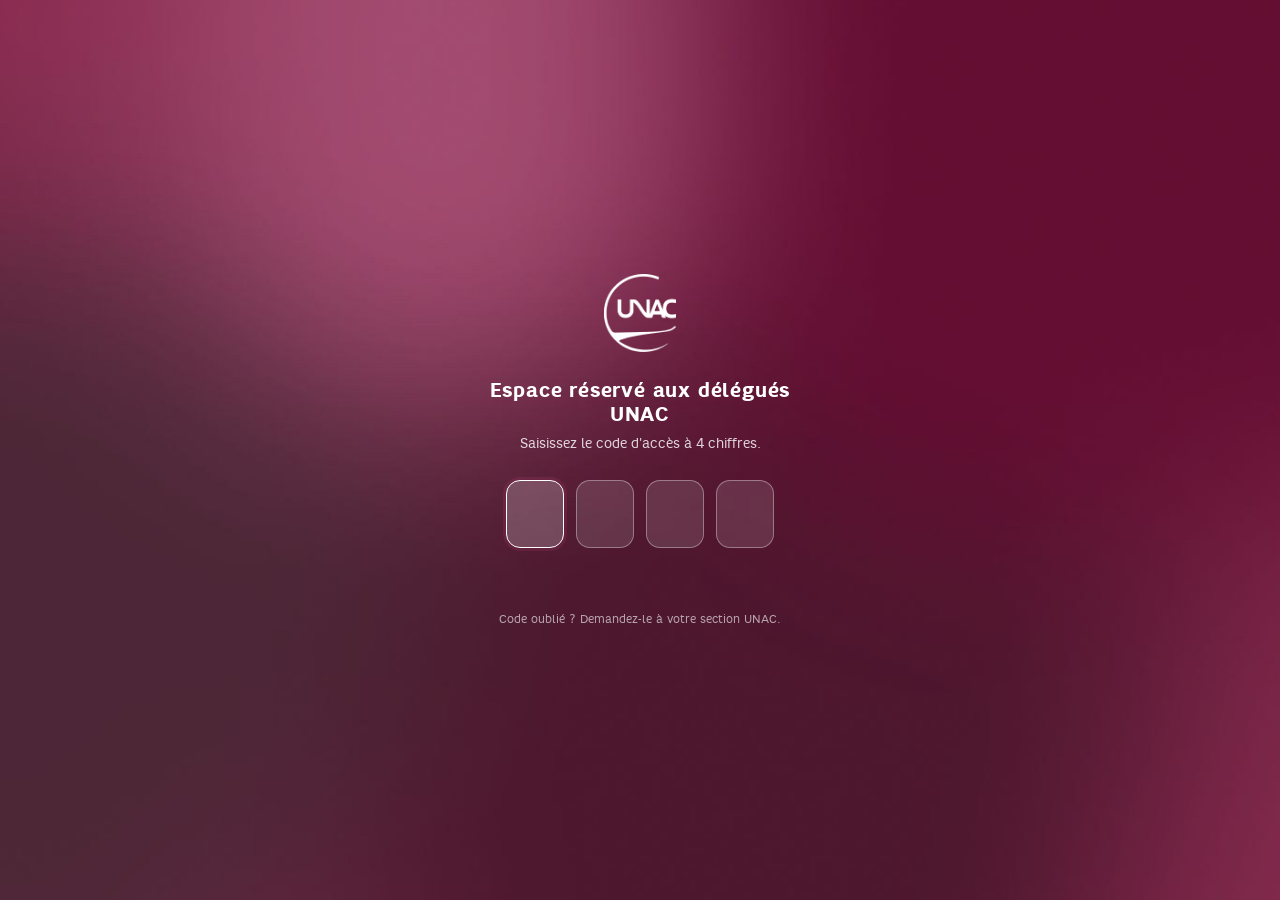
<file: cr-hebergement/index.html>
<!DOCTYPE html>
<html lang="fr">
<head>
<meta charset="utf-8">
<meta name="viewport" content="width=device-width, initial-scale=1">
<title>CR Commission hébergement · UNAC</title>
<link rel="icon" href="../commun/icons-atelier/favicon.png">
<link rel="apple-touch-icon" href="../commun/icons-atelier/apple-touch-icon.png">
<link rel="manifest" href="../manifest.webmanifest">
<meta name="apple-mobile-web-app-title" content="Atelier UNAC">
<meta name="theme-color" content="#5b1a3a">
<meta name="robots" content="noindex, nofollow">
<script src="../commun/section-partenaire.js"></script>
<script src="../commun/acces.js"></script>
<style>
  @font-face{font-family:"T1";src:url("../commun/polices/x1.woff2") format("woff2");font-weight:400;font-display:block}
  @font-face{font-family:"T1";src:url("../commun/polices/x2.woff2") format("woff2");font-weight:700 800;font-display:block}

  :root{
    --framboise:#C8175D; --prune:#5B1F4E; --rose:#F7B6CE; --rosepale:#FBE4EC;
    --ui-bg:#f6f1f4; --ui-card:#fff; --ui-line:#e7dbe2; --ui-ink:#2b1225; --ui-muted:#8b6f80;
  }
  *{box-sizing:border-box;margin:0;padding:0}
  html,body{height:100%}
  body{font-family:"T1",Inter,system-ui,-apple-system,sans-serif;background:var(--ui-bg);color:var(--ui-ink);display:flex;flex-direction:column}
  button,input,textarea,select{font:inherit;color:inherit}

  /* ================= Barre du haut ================= */
  .top{display:flex;align-items:center;gap:14px;padding:10px 18px;background:linear-gradient(100deg,#7a2a4e 0%,#5e1d3c 60%,#4f1530 100%);color:#fff;flex:none}
  .top img.logo{height:34px;display:block}
  .top a.home{display:block;border-radius:8px}
  .top h1{font-size:16px;font-weight:700;letter-spacing:.02em;line-height:1.15}
  .top h1 small{display:block;font-weight:400;font-size:11.5px;opacity:.75;letter-spacing:.03em}
  .top .sp{flex:1}
  .seg{display:inline-flex;background:rgba(255,255,255,.14);border-radius:999px;padding:3px}
  .seg button{border:0;background:transparent;color:#fff;padding:6px 16px;border-radius:999px;font-weight:700;cursor:pointer;letter-spacing:.04em}
  .seg button.on{background:#fff;color:#5e1d3c}
  .btn{border:0;border-radius:9px;padding:9px 14px;font-weight:700;cursor:pointer;display:inline-flex;align-items:center;gap:7px;white-space:nowrap}
  .btn svg{width:16px;height:16px;flex:none}
  .btn.pdf{background:#fff;color:#7a1f48}
  .btn.ghost{background:rgba(255,255,255,.14);color:#fff}
  .btn.ghost:hover{background:rgba(255,255,255,.24)}
  .menu{position:relative}
  .menu .dd{position:absolute;right:0;top:calc(100% + 6px);background:#fff;color:var(--ui-ink);border-radius:12px;box-shadow:0 12px 36px rgba(40,0,25,.28);padding:6px;min-width:260px;display:none;z-index:50}
  .menu.open .dd{display:block}
  .dd button{display:flex;width:100%;text-align:left;border:0;background:none;padding:9px 11px;border-radius:8px;cursor:pointer;gap:10px;align-items:flex-start}
  .dd button:hover{background:var(--rosepale)}
  .dd button small{display:block;color:var(--ui-muted);font-size:11.5px}
  .dd hr{border:0;border-top:1px solid var(--ui-line);margin:4px 6px}

  /* ================= Mise en page appli ================= */
  .app{flex:1;display:grid;grid-template-columns:minmax(380px,520px) 1fr;min-height:0}
  .form{overflow:auto;padding:18px 18px 60px;border-right:1px solid var(--ui-line);background:var(--ui-bg)}
  .preview{overflow:auto;background:#3a3036;padding:26px 20px 60px;position:relative}
  .tabs{display:none}

  .card{background:var(--ui-card);border:1px solid var(--ui-line);border-radius:14px;padding:14px 14px;margin-bottom:12px}
  .card h2{font-size:12px;letter-spacing:.12em;text-transform:uppercase;color:#9b3e69;margin-bottom:10px;font-weight:700}
  .row2{display:grid;grid-template-columns:1fr 1fr;gap:10px}
  label.f{display:block;font-size:12px;color:var(--ui-muted);margin-bottom:4px}
  input[type=text],textarea,select{width:100%;border:1px solid var(--ui-line);border-radius:9px;padding:8px 10px;background:#fff;outline:none;font-size:14px}
  input:focus,textarea:focus,select:focus{border-color:#c8487f;box-shadow:0 0 0 3px rgba(200,72,127,.15)}
  textarea{resize:vertical;min-height:58px;line-height:1.4}
  .chk{display:flex;gap:8px;align-items:center;font-size:13px;margin-top:10px;cursor:pointer}
  .chk input{accent-color:#b0386c;width:16px;height:16px}
  .hint{font-size:11.5px;color:var(--ui-muted);margin-top:6px;line-height:1.4}

  .zone{background:#fff;border:1px solid var(--ui-line);border-radius:14px;margin-bottom:10px;overflow:hidden}
  .zone > header{display:flex;align-items:center;gap:8px;padding:10px 12px;cursor:pointer;user-select:none}
  .zone > header .chev{width:14px;height:14px;transition:transform .15s;flex:none;color:#9b3e69}
  .zone.open > header .chev{transform:rotate(90deg)}
  .zone > header .zn{font-weight:700;flex:1;font-size:14.5px}
  .zone > header .cnt{font-size:11.5px;background:var(--rosepale);color:#8a2b57;border-radius:999px;padding:2px 9px;font-weight:700}
  .zone > header .cnt.zero{background:#f1edf0;color:var(--ui-muted)}
  .zone .body{display:none;padding:2px 12px 12px;border-top:1px solid var(--ui-line)}
  .zone.open .body{display:block}
  .ztools{display:flex;gap:6px;flex-wrap:wrap;margin:10px 0 4px}
  .mini{border:1px solid var(--ui-line);background:#fff;border-radius:8px;padding:5px 9px;font-size:12px;cursor:pointer;color:#6d3a55}
  .mini:hover{background:var(--rosepale)}
  .mini.danger{color:#a3263b}
  .vers{display:flex;background:rgba(255,255,255,.14);border-radius:999px;padding:3px}
  .vers button{border:0;background:none;color:#fff;font-weight:700;font-size:12.5px;padding:7px 12px;border-radius:999px;cursor:pointer;opacity:.75}
  .vers button.on{background:#fff;color:#7a2a4e;opacity:1}
  .esc{display:grid;grid-template-columns:72px 1fr 28px;gap:8px;padding:10px 0;border-bottom:1px dashed var(--ui-line);align-items:start}
  .esc:last-of-type{border-bottom:0}
  .esc .code{text-transform:uppercase;font-weight:700;letter-spacing:.06em;text-align:center;padding:8px 4px}
  .esc .city{font-size:11px;color:var(--ui-muted);text-align:center;margin-top:3px;line-height:1.2;word-break:break-word}
  .esc .city.warn{color:#b4552a}
  .esc textarea{min-height:52px;font-size:13.5px}
  .hcard .hst{display:flex;gap:10px;align-items:flex-start;font-size:20px}
  .hcard .hst div{font-size:13px;line-height:1.4}
  .hcard .hst b{display:block;font-size:14px}
  .hcard .hst span{color:var(--ui-muted)}
  .hcard .hbt,.hcard .hform{display:flex;gap:8px;margin-top:10px;flex-wrap:wrap}
  .hcard .hform input{flex:1 1 180px}
  .hcard .herr{color:#a3263b;font-size:12.5px;margin-top:6px}
  .esc .champs{display:flex;flex-direction:column;gap:6px;min-width:0}
  .esc .hl{display:flex;gap:6px;flex-wrap:wrap;align-items:stretch}
  .esc .hl input[data-fld="hotel"]{flex:1 1 160px;min-width:0}
  .esc .hl select{flex:0 0 74px;padding-left:6px;padding-right:6px}
  .esc .ech{flex:0 0 auto;display:flex;align-items:center;gap:6px;font-size:11.5px;color:var(--ui-muted);white-space:nowrap}
  .esc .ech input{width:140px}
  .esc .del{border:0;background:none;cursor:pointer;color:#b9a2b0;padding:6px 2px}
  .esc .del:hover{color:#a3263b}
  .esc .del svg{width:18px;height:18px}
  .esc .move{font-size:11px;margin-top:4px;border:0;background:#fff4ec;color:#a34a1f;border-radius:6px;padding:3px 6px;cursor:pointer}
  .add{width:100%;margin-top:8px;border:1.5px dashed #d9b3c5;background:#fdf7fa;color:#9b3e69;border-radius:10px;padding:9px;font-weight:700;cursor:pointer}
  .add:hover{background:var(--rosepale)}
  .addzone{width:100%;border:1.5px dashed #cdbac5;background:transparent;color:#7d5a6e;border-radius:12px;padding:10px;cursor:pointer;font-weight:700}

  .visuel{display:flex;gap:12px;align-items:center}
  .visuel .thumb{width:70px;height:70px;border-radius:10px;background:#5e1d3c center/contain no-repeat;flex:none;border:1px solid var(--ui-line)}

  .toast{position:fixed;left:50%;bottom:24px;transform:translateX(-50%) translateY(20px);background:#2b1225;color:#fff;padding:11px 18px;border-radius:10px;font-size:14px;opacity:0;transition:.25s;pointer-events:none;z-index:99;max-width:90vw;text-align:center}
  .toast.on{opacity:1;transform:translateX(-50%)}

  /* Aperçu : pages mises à l'échelle */
  .pv-meta{color:#d9c6d0;font-size:12px;text-align:center;margin-bottom:14px;letter-spacing:.04em}
  .pwrap{margin:0 auto 22px;box-shadow:0 10px 34px rgba(0,0,0,.45);position:relative}
  .pwrap > .page{transform-origin:0 0;position:absolute;left:0;top:0}

  /* ================= LA FRAME (page A4 = 794 × 1123 px) ================= */
  .page{width:794px;height:1123px;position:relative;overflow:hidden;color:#fff;display:flex;flex-direction:column;
    font-family:"T1",Inter,system-ui,sans-serif;
    -webkit-print-color-adjust:exact;print-color-adjust:exact;
    background:#4f1a30;isolation:isolate;
  }
  .page > .fond{position:absolute;inset:0;z-index:-1;
    background:url("../commun/img/fond-hebergement.jpg") var(--pos,30% 50%)/cover no-repeat;
    transform:scaleX(var(--flip,1));
    -webkit-print-color-adjust:exact;print-color-adjust:exact;
  }
  .page .content{flex:1;min-height:0;overflow:hidden;display:flex;flex-direction:column;padding:0 0 0 0}
  .page.first .content{padding-top:46px}
  .page.cont .content{padding-top:26px}
  .page .foot{position:absolute;left:48px;right:48px;bottom:18px;display:flex;justify-content:space-between;font-size:8px;letter-spacing:.14em;text-transform:uppercase;opacity:.5}
  .page .bottomgap{height:44px;flex:none}

  /* En-tête */
  .hd{position:relative;height:214px;flex:none}
  .hd .logo{position:absolute;left:50%;top:30px;height:76px;transform:translateX(-50%)}
  .hd .plane{position:absolute;left:546px;top:56px;width:292px}
  .hd .t1{position:absolute;left:48px;top:96px;line-height:0}
  .hd .t1 svg{height:19px;width:auto;display:block}
  .hd .t2{position:absolute;left:49px;top:125px;font-size:7.5px;letter-spacing:.22em;text-transform:uppercase;opacity:.55}
  .hd .big{position:absolute;left:48px;top:143px;height:38px;display:flex;align-items:flex-start}
  .hd .big img{height:38px;display:block}
  .hd .logo.hop{height:84px;top:24px}
  .hd .plane.hop{left:560px;top:62px;width:280px}
  .hd .big.hopbig{position:absolute;top:146px;height:34px}
  .hd .big.hopbig img{height:34px}
  .hd .big .gh{display:block;overflow:hidden;height:38px;flex:none}
  .hd .lbl{position:absolute;left:36px;bottom:0;font-size:9.5px;color:rgba(255,255,255,.8);letter-spacing:.06em;background:rgba(255,255,255,.19);border-radius:8px 8px 0 0;padding:6px 12px 4px;line-height:1.1}
  .band{flex:none;background:rgba(255,255,255,.19);margin-top:0;text-align:justify;hyphens:auto;-webkit-hyphens:auto;padding:14px 48px;min-height:70px;font-size:12.5px;line-height:1.45;white-space:pre-wrap}
  .band:empty{padding:0}

  /* Zones */
  .page{--fs:13.3px;--lh:1.38;--rg:20px;--zb:12px;--zt:30px;--zhmb:12px;--pill:13.5px}
  .zh{position:relative;padding:0 48px;height:30px;display:flex;align-items:center;margin-bottom:var(--zhmb);flex:none}
  .zh .globe{position:absolute;left:-19px;top:-5px;width:40px;height:40px}
  .zh .zt{font-size:15.5px;font-weight:700;letter-spacing:.01em}
  .zh .zt em{font-style:normal;font-weight:400;opacity:.6;font-size:12px;margin-left:6px}
  .er{display:grid;grid-template-columns:repeat(2,minmax(0,1fr));column-gap:40px;row-gap:calc(var(--rg)*.6);padding:0 48px;margin-bottom:var(--rg);flex:none}
  .en .pill{display:inline-block;background:rgba(255,255,255,.24);border-radius:7px;padding:4px 9px 3px;font-size:calc(var(--pill) * 1.12);font-weight:700;letter-spacing:.01em;line-height:1.15}
  .en .ht{display:flex;flex-wrap:wrap;align-items:center;column-gap:8px;row-gap:2px;margin-top:6px;padding-left:6px;font-size:calc(var(--fs) * .98);line-height:1.25}
  .en .ht .hn{font-weight:700}
  .en .ht .hn b{font-weight:700}
  .en .ht .stars{display:inline-flex;gap:1px;transform:translateY(-1px)}
  .en .ht .stars svg{width:calc(var(--fs) * .95);height:calc(var(--fs) * .95)}
  .en .ht i{font-style:italic;opacity:.85;font-size:calc(var(--fs) * .92)}
  .en .ht .masque{display:inline-block;vertical-align:-2px;width:7.5em;height:.95em;border-radius:4px;background:linear-gradient(90deg,rgba(255,255,255,.25),rgba(255,255,255,.6) 30%,rgba(255,255,255,.4) 60%,rgba(255,255,255,.55));filter:blur(1.6px)}
  .en .tx{padding-left:6px}
  .en .tx{font-size:var(--fs);line-height:var(--lh);margin-top:6px;opacity:.9;white-space:pre-wrap;overflow-wrap:break-word;text-align:justify;hyphens:auto;-webkit-hyphens:auto}
  .sep{flex:none;height:1px;margin:var(--zb) 0 var(--zt) 48px;background:linear-gradient(90deg,rgba(255,255,255,0) 0%,rgba(255,255,255,.32) 6%,rgba(255,255,255,.32) 70%,rgba(255,255,255,0) 100%)}
  .content > .sep:first-child{margin-top:0}
  .blk{flex:none;display:flex;flex-direction:column}


  /* ================= CARROUSEL INSTAGRAM / FACEBOOK (1080 × 1350) ================= */
  .cs{width:1080px;height:1350px;position:relative;overflow:hidden;color:#fff;font-family:"T1",Inter,system-ui,sans-serif;background:#4f1a30;isolation:isolate;display:flex;flex-direction:column}
  .cs > .fond{position:absolute;inset:0;z-index:-1;background:url("../commun/img/fond-hebergement.jpg") var(--pos,30% 50%)/cover no-repeat;transform:scaleX(var(--flip,1))}
  .cs .cfoot{position:absolute;left:72px;right:72px;bottom:44px;display:flex;justify-content:space-between;align-items:center;font-size:19px;letter-spacing:.12em;text-transform:uppercase;opacity:.62}
  .cs .ctop{display:flex;align-items:center;justify-content:space-between;padding:56px 72px 0;flex:none}
  .cs .ctop img{height:84px;display:block}
  .cs .ctop .lab{font-size:20px;letter-spacing:.2em;text-transform:uppercase;opacity:.7;text-align:right;line-height:1.5}
  .cs .ctop .lab svg{height:22px;width:auto;display:block;margin-left:auto;margin-bottom:6px}
  .cs.cover .hdw{width:794px;height:214px;transform:scale(1.36);transform-origin:0 0;margin-top:120px;flex:none}
  .cs.cover .hdw .hd .lbl{display:none}
  .cs.cover .note{margin:150px 72px 0;background:rgba(255,255,255,.17);border-radius:26px;padding:34px 40px;font-size:31px;line-height:1.42;white-space:pre-wrap}
  .cs.cover .note b{display:block;font-size:22px;letter-spacing:.16em;text-transform:uppercase;opacity:.75;margin-bottom:12px}
  .cs.cover .swipe{position:absolute;right:72px;bottom:110px;font-size:24px;opacity:.8;letter-spacing:.04em}
  .cs .czone{display:flex;align-items:center;gap:20px;margin:6px 0 26px -6px}
  .cs .czone .globe{width:62px;height:62px;flex:none}
  .cs .czone span{font-size:44px;font-weight:700;line-height:1.05}
  .cs .czone em{font-style:normal;font-weight:400;opacity:.6;font-size:30px;margin-left:12px}
  .cs .cbody{flex:1;min-height:0;display:flex;flex-direction:column;padding:44px 72px 100px;gap:34px;overflow:hidden}
  .cs .cg > .czone + .ce{margin-top:0}
  .cs .cg:has(> .czone):not(:first-child){margin-top:22px;padding-top:34px;border-top:2px solid rgba(255,255,255,.22)}
  .cs .ce .pill{display:inline-block;background:rgba(255,255,255,.24);border-radius:12px;padding:8px 18px 6px;font-size:36px;font-weight:700;line-height:1.15}
  .cs .ce .ht{display:flex;flex-wrap:wrap;align-items:center;column-gap:14px;row-gap:4px;margin-top:14px;padding-left:4px;font-size:28px;line-height:1.25}
  .cs .ce .ht .hn{font-weight:700}
  .cs .ce .ht .stars{display:inline-flex;gap:2px}
  .cs .ce .ht .stars svg{width:25px;height:25px}
  .cs .ce .ec{display:block;margin-top:6px;padding-left:4px;font-style:italic;font-size:24px;opacity:.82}
  .cs .ce .ht .masque{display:inline-block;vertical-align:-3px;width:7.5em;height:.95em;border-radius:6px;background:linear-gradient(90deg,rgba(255,255,255,.25),rgba(255,255,255,.6) 30%,rgba(255,255,255,.4) 60%,rgba(255,255,255,.55));filter:blur(2.5px)}
  .cs .ce .tx{margin-top:10px;padding-left:4px;font-size:29px;line-height:1.42;opacity:.94;white-space:pre-wrap;overflow-wrap:break-word}
  .cs.fin .ftitre{margin:70px 72px 0;font-size:46px;font-weight:700;line-height:1.15}
  .cs.fin .fnoms{margin:22px 72px 0;font-size:34px;line-height:1.5;opacity:.95}
  .cs.fin .fnoms strong{font-weight:700}
  .cs.fin .fphotos{position:absolute;left:0;right:0;bottom:0;display:flex;justify-content:center;align-items:flex-end}
  .cs.fin .fphotos img{display:block;filter:grayscale(1) contrast(1.06)}
  .cs.fin .fappli{margin:44px 72px 0;display:inline-flex;align-self:flex-start;align-items:center;gap:20px;background:rgba(255,255,255,.16);border-radius:24px;padding:20px 30px 20px 20px}
  .cs.fin .fappli img{width:62px;height:62px;border-radius:14px;display:block}
  .cs.fin .fappli b{display:block;font-size:30px}
  .cs.fin .fappli span{display:block;font-size:24px;opacity:.85;margin-top:3px}
  .cs.fin .cfoot span:first-child{visibility:hidden}
  .cs.fin .cfoot{z-index:2}
  /* Bloc de fin */
  .fin{flex:none;margin-top:auto;position:relative}
  .fin .appli{position:relative;margin:0 0 30px 48px;display:inline-flex;align-items:center;gap:12px;background:rgba(255,255,255,.14);border-radius:14px;padding:12px 18px 12px 14px;max-width:330px}
  .fin .appli .appic{width:32px;height:32px;border-radius:8px;flex:none;display:block}
  .fin .appli b{display:block;font-size:12px;letter-spacing:.01em}
  .fin .appli span{display:block;font-size:9.5px;opacity:.85;margin-top:2px}
  .fin.withimg{height:330px}
  .fin.withref{height:300px}
  .fin.withref .appli{position:absolute;left:48px;bottom:0;margin:0 0 30px 0;max-width:none;padding:8px 12px 8px 8px;gap:9px;white-space:nowrap}
  .fin.withref .appli b{font-size:11px}
  .fin.withref .appli span{font-size:8.8px}
  .refphotos{position:absolute;left:50%;transform:translateX(-50%);bottom:0;display:flex;align-items:flex-end;z-index:1}
  .refphotos img{display:block;filter:grayscale(1) contrast(1.06) drop-shadow(0 6px 18px rgba(30,0,15,.35))}
  .reftxt{position:absolute;left:48px;bottom:92px;max-width:175px}
  .reftxt b{display:block;font-size:12.5px;margin-bottom:8px;letter-spacing:.01em}
  .reftxt span{display:block;font-size:11px;line-height:1.5;opacity:.92}
  .reftxt strong{font-weight:700}
  .page.hasref .foot span:first-child{visibility:hidden}
  .refs-ui{display:flex;align-items:center;gap:6px}
  .refs-ui img{filter:grayscale(1);height:54px;border-radius:8px;background:#6b2244;object-fit:cover;width:44px;object-position:top}
  .refs-ui div{margin-left:6px}
  .refs-ui b{display:block;font-size:13px}
  .refs-ui span{display:block;font-size:12px;color:var(--ui-muted);margin-top:2px}
  .fin.withimg .appli{position:absolute;left:0;bottom:0}
  .fin .vis{position:absolute;right:96px;bottom:-44px;height:350px;max-width:420px;object-fit:contain;object-position:bottom}


  /* Import de notes */
  .importbtn{width:100%;display:flex;gap:12px;align-items:center;text-align:left;border:0;cursor:pointer;margin-bottom:12px;padding:13px 14px;border-radius:14px;color:#fff;background:linear-gradient(100deg,#a8376a,#7a2a4e)}
  .importbtn svg{width:26px;height:26px;flex:none}
  .importbtn b{display:block;font-size:14.5px}
  .importbtn small{display:block;font-size:12px;opacity:.85;margin-top:2px}
  .modal{position:fixed;inset:0;background:rgba(30,6,20,.55);display:none;align-items:center;justify-content:center;z-index:80;padding:16px}
  .modal.on{display:flex}
  .mbox{background:#fff;border-radius:16px;width:min(920px,100%);max-height:92vh;display:flex;flex-direction:column;box-shadow:0 20px 60px rgba(0,0,0,.35)}
  .mhead{display:flex;align-items:center;justify-content:space-between;padding:14px 18px;border-bottom:1px solid var(--ui-line)}
  .mhead h3{font-size:16px}
  .mclose{border:0;background:none;font-size:26px;line-height:1;cursor:pointer;color:var(--ui-muted)}
  .mbody{overflow:auto;padding:16px 18px;flex:1}
  .mfoot{display:flex;justify-content:space-between;align-items:center;gap:8px;padding:12px 18px;border-top:1px solid var(--ui-line)}
  .mbtn{border:1px solid var(--ui-line);background:#fff;border-radius:9px;padding:9px 14px;font-weight:700;cursor:pointer}
  .mbtn.pri{background:#9b2f60;border-color:#9b2f60;color:#fff}
  .mintro{font-size:13.5px;color:#5d4252;line-height:1.45;margin-bottom:14px}
  .drop{display:flex;flex-direction:column;align-items:center;gap:4px;border:2px dashed #d9b3c5;background:#fdf7fa;border-radius:14px;padding:22px;cursor:pointer;color:#8a2b57;text-align:center}
  .drop.hov{background:var(--rosepale);border-color:#b0386c}
  .drop svg{width:34px;height:34px}
  .drop span{font-size:12px;color:var(--ui-muted)}
  .or{text-align:center;font-size:12px;color:var(--ui-muted);margin:12px 0 8px}
  .merr{margin-top:10px;background:#fff4ec;color:#9a3f17;border-radius:9px;padding:10px 12px;font-size:13px;line-height:1.4}
  .mbar{display:flex;justify-content:space-between;align-items:center;gap:10px;flex-wrap:wrap;background:#faf5f8;border-radius:10px;padding:9px 12px;margin-bottom:10px;font-size:13.5px}
  .mbar select{width:auto;padding:5px 8px;font-size:13px}
  .pre{margin-bottom:12px}
  .template-download{min-width:0;border:1px solid var(--ui-line);border-radius:9px;padding:10px 12px}
  .template-download legend{font-weight:700;padding:0 4px}
  .template-download .mbtn{text-decoration:none;color:inherit}
  .template-download button:disabled{opacity:.55;cursor:default}
  .template-download small{display:block;margin-top:8px}
  .pre .chk{margin:0 0 6px}
  .ilist{display:flex;flex-direction:column}
  .irow{display:grid;grid-template-columns:22px 86px 1fr;gap:10px;align-items:start;padding:10px 0;border-bottom:1px dashed var(--ui-line)}
  .irow .ion{margin-top:10px;width:17px;height:17px;accent-color:#b0386c}
  .icode input{text-align:center;font-weight:700;letter-spacing:.06em;padding:8px 4px}
  .icode small{display:block;text-align:center;font-size:11px;color:var(--ui-muted);margin-top:3px;line-height:1.2}
  .ibody{display:flex;flex-direction:column;gap:6px}
  .ibody select{font-size:12.5px;padding:5px 8px;color:#7a5a6c}
  .ibody textarea{font-size:13.5px;min-height:48px}
  .imgrid{display:grid;grid-template-columns:repeat(auto-fill,minmax(150px,1fr));gap:12px}
  .imgrid a{display:block;text-decoration:none;color:var(--ui-muted);font-size:12px;text-align:center}
  .imgrid img{width:100%;display:block;border-radius:8px;box-shadow:0 4px 14px rgba(40,0,25,.25);margin-bottom:6px}
  @media print{.modal{display:none!important}}


  /* Statut / publication / historique */
  .card h2 .st{float:right;font-size:10.5px;letter-spacing:.08em;background:#f1edf0;color:#7d5a6e;border-radius:999px;padding:2px 9px}
  .card h2 .st.pub{background:#e3f4ea;color:#23764a}
  .pubcard{display:flex;align-items:center;gap:12px;justify-content:space-between;margin-top:12px}
  .pubcard b{display:block;font-size:14px}
  .pubcard span{display:block;font-size:12px;color:var(--ui-muted);margin-top:2px;line-height:1.35}
  .pubbtn{background:#23764a;color:#fff}
  .robanner{background:#e3f4ea;border:1px solid #bfe3cd;border-radius:14px;padding:12px 14px;margin-bottom:12px;color:#1d5c3a}
  .robanner b{display:block;font-size:14.5px}
  .robanner span{display:block;font-size:12px;margin-top:2px}
  .robtns{display:flex;gap:6px;flex-wrap:wrap;margin-top:10px}
  body.ro .form .card, body.ro .form .zone, body.ro .form .addzone, body.ro .form .importbtn{pointer-events:none;opacity:.6}
  body.ro .form .zone > header{pointer-events:auto}
  body.ro .form .zone{pointer-events:auto}
  body.ro .form .zone .body{pointer-events:none}
  .htabs{display:flex;gap:6px;margin-bottom:12px;flex-wrap:wrap;align-items:center}
  .htabs button{border:1px solid var(--ui-line);background:#fff;border-radius:999px;padding:6px 14px;font-weight:700;cursor:pointer;color:#7d5a6e}
  .htabs button.on{background:#7a2a4e;border-color:#7a2a4e;color:#fff}
  .htabs .gap{flex:1}
  .htabs .flt button{padding:4px 10px;font-size:12px}
  .hlist{display:flex;flex-direction:column;gap:8px}
  .hrow{display:flex;align-items:center;gap:12px;border:1px solid var(--ui-line);border-radius:12px;padding:10px 12px}
  .hrow.cur{border-color:#c8487f;box-shadow:0 0 0 2px rgba(200,72,127,.12)}
  .hrow .tb{flex:none;width:40px;height:40px;border-radius:10px;display:grid;place-items:center;font-weight:800;color:#fff;background:#7a2a4e;font-size:13px;letter-spacing:.04em}
  .hrow .tb.mc{background:#b0386c}
  .hrow .hi{flex:1;min-width:0}
  .hrow .hi b{display:block;font-size:14.5px}
  .hrow .hi span{display:block;font-size:12px;color:var(--ui-muted);margin-top:2px}
  .hrow .tag{display:inline-block;font-size:10.5px;font-weight:700;border-radius:999px;padding:1px 7px;margin-left:6px;vertical-align:1px;background:#f1edf0;color:#7d5a6e}
  .hrow .tag.all{background:#e3f4ea;color:#23764a}
  .hrow .tag.cur{background:var(--rosepale);color:#8a2b57}
  .hrow .hi span.tag{display:inline-block;margin-top:0}
  .hrow .ha{display:flex;gap:6px;flex-wrap:wrap;justify-content:flex-end}
  .hempty{text-align:center;color:var(--ui-muted);padding:30px 10px;font-size:14px}
  .ghset{margin-top:14px;border-top:1px solid var(--ui-line);padding-top:12px;font-size:13px}
  .ghset summary{cursor:pointer;color:#7d5a6e;font-weight:700}
  .ghset p{color:#5d4252;line-height:1.45;margin:8px 0}
  .ghset .ghrow{display:flex;gap:8px}
  @media screen and (max-width:900px){ .hrow{flex-wrap:wrap} .hrow .ha{width:100%;justify-content:flex-start} }

  /* ================= Impression / PDF ================= */
  @page{size:A4;margin:0}
  @media print{
    html,body{background:none;height:auto;display:block}
    .top,.form,.tabs,.pv-meta,.toast{display:none!important}
    .app{display:block}
    .preview{overflow:visible;padding:0;background:none}
    .pwrap{margin:0;box-shadow:none;width:auto!important;height:auto!important;position:static}
    .pwrap > .page{position:relative;transform:none!important;break-after:page;page-break-after:always}
    .pwrap:last-child > .page{break-after:auto;page-break-after:auto}
  }

  /* ================= Mobile ================= */
  @media screen and (max-width:900px){
    .top{flex-wrap:wrap;gap:10px;padding:10px 12px}
    .top h1{font-size:14px}
    .top .sp{display:none}
    .top .acts{width:100%;display:flex;gap:8px;justify-content:space-between}
    .top .lg{display:none}
    .top .btn{padding:9px 10px}
    .top .acts{gap:5px!important}
    .seg button{padding:6px 11px}
    .app{grid-template-columns:1fr}
    .tabs{display:flex;background:#fff;border-bottom:1px solid var(--ui-line);flex:none}
    .tabs button{flex:1;border:0;background:none;padding:11px;font-weight:700;color:var(--ui-muted);border-bottom:3px solid transparent}
    .tabs button.on{color:#8a2b57;border-color:#b0386c}
    body.tab-apercu .form{display:none}
    body:not(.tab-apercu) .preview{display:none}
    .form{border-right:0;padding:12px 12px 80px}
    .preview{padding:16px 10px 80px}
  }
  .filigrane{position:absolute;inset:0;display:flex;align-items:center;justify-content:center;pointer-events:none;z-index:60;overflow:hidden}
  .filigrane span{transform:rotate(-28deg);font-weight:800;letter-spacing:.1em;color:rgba(140,120,130,.22);font-size:var(--fz,150px);white-space:nowrap}
  .pv-meta .ex,#pvMeta .ex{display:inline-block;background:#F7D160;color:#4f1a30;font-weight:700;border-radius:999px;padding:2px 10px;margin-right:6px}
</style>
</head>
<body>

<div class="top">
  <a href="../" title="Retour à l'Atelier UNAC" class="home"><img class="logo" src="../commun/img/logo-unac-blanc.png" alt="Atelier UNAC"></a>
  <h1>Compte rendu · Commission hébergement<small>Saisie des délégués — mise en page automatique</small></h1>
  <div class="sp"></div>
  <div class="acts" style="display:flex;gap:8px;align-items:center">
    <div class="seg" id="seg"><button data-t="LC">LC</button><button data-t="MC">MC</button></div>
    <button class="btn ghost" id="histBtn" title="Comptes rendus publiés et brouillons"><svg viewBox="0 0 24 24" fill="none" stroke="currentColor" stroke-width="2.2" stroke-linecap="round" stroke-linejoin="round"><path d="M12 7v5l3 2"/><circle cx="12" cy="12" r="9"/></svg><span class="lg">Historique</span></button>
    <button class="btn ghost" id="resetBtn" title="Effacer le compte rendu en cours et repartir d'une page vierge"><svg viewBox="0 0 24 24" fill="none" stroke="currentColor" stroke-width="2.2" stroke-linecap="round" stroke-linejoin="round"><path d="M3 12a9 9 0 1 0 3-6.7"/><path d="M3 4v5h5"/></svg><span class="lg">Recommencer</span></button>
    <div class="menu" id="menu">
      <button class="btn ghost" id="menuBtn" aria-haspopup="true"><svg viewBox="0 0 24 24" fill="currentColor"><circle cx="5" cy="12" r="2"/><circle cx="12" cy="12" r="2"/><circle cx="19" cy="12" r="2"/></svg><span class="lg">Brouillon</span></button>
      <div class="dd">
        <button id="aImport"><div>Importer des notes (PDF, Word, texte)<small>Extraction automatique des trigrammes et des textes.</small></div></button>
        <hr>
        <button id="aPublish"><div>Publier ce compte rendu<small>Il passe dans « Publiés » et n'est plus modifiable.</small></div></button>
        <button id="aShare"><div>Copier le lien de partage<small>Le brouillon est contenu dans le lien : à envoyer à un autre délégué.</small></div></button>
        <button id="aSave"><div>Enregistrer le brouillon (.json)<small>Fichier à conserver ou à transmettre.</small></div></button>
        <button id="aOpen"><div>Ouvrir / fusionner un brouillon (.json)<small>Les escales reçues s'ajoutent aux vôtres.</small></div></button>
        <hr>
        <button id="aHotels"><div>Gérer la liste des hôtels<small>Administrateur : importer l'Excel, chiffrer, mettre en ligne.</small></div></button>
        <hr>
        <button id="aDemo"><div>Charger un exemple<small>Pour voir le rendu avec du contenu.</small></div></button>
        <button id="aReset"><div style="color:#a3263b">Nouveau compte rendu (tout effacer)<small>Efface le brouillon LC ou MC affiché.</small></div></button>
      </div>
    </div>
    <div class="vers" id="vers" title="Version du document"><button data-v="adherents" class="on">Adhérents</button><button data-v="public">Public</button></div>
    <button class="btn ghost" id="mailBtn" title="Envoyer le PDF par e-mail"><svg viewBox="0 0 24 24" fill="none" stroke="currentColor" stroke-width="2.2" stroke-linecap="round" stroke-linejoin="round"><rect x="3" y="5" width="18" height="14" rx="2.5"/><path d="m3.5 7 8.5 6 8.5-6"/></svg><span class="lg">E-mail</span></button>
    <button class="btn ghost" id="imgBtn" title="Une image par page, pour Facebook"><svg viewBox="0 0 24 24" fill="none" stroke="currentColor" stroke-width="2.2" stroke-linecap="round" stroke-linejoin="round"><rect x="3" y="4" width="18" height="16" rx="2.5"/><circle cx="9" cy="10" r="1.8"/><path d="m21 16-5-5-8 9"/></svg><span class="lg">Images</span></button>
    <button class="btn pdf" id="pdfBtn"><svg viewBox="0 0 24 24" fill="none" stroke="currentColor" stroke-width="2.2" stroke-linecap="round" stroke-linejoin="round"><path d="M12 3v12"/><path d="m7 10 5 5 5-5"/><path d="M5 21h14"/></svg><span class="lg">Télécharger le&nbsp;</span>PDF</button>
  </div>
</div>
<div class="tabs" id="tabs"><button data-tab="saisie" class="on">Saisie</button><button data-tab="apercu">Aperçu</button></div>

<div class="app">
  <div class="form" id="form"></div>
  <div class="preview" id="preview"><div class="pv-meta" id="pvMeta"></div><div id="pages"></div></div>
</div>

<input type="file" id="fileJson" accept="application/json,.json" hidden>
<input type="file" id="fileImg" accept="image/*" hidden>
<div class="toast" id="toast"></div>

<script src="../commun/escales.js"></script>
<script src="../commun/globes.js"></script>
<script src="../commun/referents.js"></script>
<script src="../commun/coffre.js"></script>
<script>
"use strict";
const MOIS = ["janvier","février","mars","avril","mai","juin","juillet","août","septembre","octobre","novembre","décembre"];
const TITRE = { LC:{src:"../commun/img/titre-lc.png",w:191,cs:92}, MC:{src:"../commun/img/titre-mc.png",w:248,cs:149} }; // cs = début du « C »
const $ = s => document.querySelector(s);
const uid = () => Math.random().toString(36).slice(2,9);
const esc = s => String(s ?? "").replace(/[&<>"]/g, c => ({"&":"&amp;","<":"&lt;",">":"&gt;",'"':"&quot;"}[c]));

/* ---------------- Référentiel ---------------- */
function refFor(type){
  const map = {};
  (ESCALES[type]||[]).forEach(z => Object.entries(z.escales).forEach(([c,v]) => { if(!map[c]) map[c] = {ville:v, zone:z.zone}; }));
  return map;
}

/* ---------------- État ---------------- */
/* ---- Section : Air France (LC / MC) ou HOP! (France / Europe) ---- */
const HOP = new URLSearchParams(location.search).get("section") === "hop";
// HOP! : un compte rendu unique France & Europe (escales du réseau moyen-courrier)
const T1 = HOP ? "HOP" : "LC", T2 = HOP ? "HOP" : "MC";
const TNOM = {LC:"LC", MC:"MC", HOP:"France & Europe"}, TLONG = {LC:"long-courrier", MC:"moyen-courrier", HOP:"France & Europe"};
window.TNOM = TNOM; window.TYPES_SECTION = HOP ? ["HOP"] : ["LC","MC"];
const PFX = HOP ? "crhebhop:" : "crheb:";
if(HOP) ESCALES.HOP = ESCALES.MC || [];
let type = localStorage.getItem(PFX + "type"); if(![T1, T2].includes(type)) type = T1;
if(HOP){
  document.getElementById("seg").style.display = "none";
  const h1 = document.querySelector(".top h1"); if(h1 && h1.firstChild) h1.firstChild.textContent = h1.firstChild.textContent.replace("hébergement", "hébergement HOP!");
  document.title = document.title.replace("hébergement", "hébergement HOP!");
}
let S = null;
let defaultVisuelOk = false;

function moisDefaut(){ const d = new Date(); return d.getFullYear()+"-"+String(d.getMonth()+1).padStart(2,"0"); }
function blank(t){
  return { v:1, type:t, mois:moisDefaut(), aNoter:"", masquerVides:true, tri:"alpha", visuel:null,
    zones:(ESCALES[t]||[]).map(z => ({id:uid(), nom:z.zone, open:false, escales:[]})) };
}
/* Plusieurs comptes rendus mémorisés sur l'appareil : brouillons et publiés */
const DOCS_KEY = PFX + "docs", CUR_KEY = PFX + "current";
let DOCS = {};
const escVide = e => ![e.texte, e.hotel, e.etoiles, e.echeance].some(v => String(v || "").trim());
const villeDe = e => (e.ville||"").trim() || ((refFor(type)[e.code]||{}).ville) || e.code;
const ETOILE = `<svg viewBox="0 0 24 24"><path d="M12 2.6l2.9 6 6.6.9-4.8 4.6 1.2 6.5L12 17.5l-5.9 3.1 1.2-6.5L2.5 9.5l6.6-.9z" fill="currentColor"/></svg>`;
function echeanceFR(v){ v = (v||"").trim(); const m = v.match(/^(\d{4})-(\d{2})-(\d{2})$/); return m ? `${m[3]}/${m[2]}/${m[1]}` : v; }
let VERSION = "adherents";
/* ---- Liste des hôtels chiffrée (hotels.enc.json) ---- */
const HKEY = "crheb:hotelsCle";
let HOTELS = null, HFICHIER = null, HERR = "";
async function chargerHotels(){
  try{ const r = await fetch("hotels.enc.json", {cache:"no-store"}); HFICHIER = r.ok ? await r.json() : null; }catch(e){ HFICHIER = null; }
  if(!HFICHIER) return;
  let mem = null; try{ mem = JSON.parse(localStorage.getItem(HKEY) || "null"); }catch(e){}
  if(mem && mem.salt === HFICHIER.salt){ try{ HOTELS = await COFFRE.ouvrirAvecCle(HFICHIER, mem.cle); }catch(e){ HOTELS = null; } }
  if(HOTELS && remplirHotels(S)) changed(true); else renderForm();
}
async function deverrouillerHotels(phrase){
  try{ const {obj, cle} = await COFFRE.ouvrir(HFICHIER, phrase); HOTELS = obj; HERR = "";
    try{ localStorage.setItem(HKEY, JSON.stringify({salt:HFICHIER.salt, cle})); }catch(e){}
    const n = remplirHotels(S); toast(n ? `${n} escale(s) complétée(s) avec la liste des hôtels` : "Liste des hôtels déverrouillée");
  }catch(e){ HERR = "Phrase secrète incorrecte."; }
  changed(true);
}
const hotelDe = code => HOTELS && HOTELS[type] && HOTELS[type][code];
function remplirEscale(e){
  const h = hotelDe(e.code); if(!h || (e.hotel||"").trim()) return false;
  e.hotel = h.hotel; if(!e.etoiles) e.etoiles = h.etoiles || ""; if(!e.echeance) e.echeance = h.echeance || ""; return true;
}
function remplirHotels(d){ let n = 0; if(!HOTELS || d.statut === "publie") return 0; d.zones.forEach(z => z.escales.forEach(e => { if(remplirEscale(e)) n++; })); return n; }
function hasContent(d){ return !!(d.aNoter && d.aNoter.trim()) || d.zones.some(z => z.escales.some(e => (e.code||"").trim() || !escVide(e))); }
function nbEscales(d){ return d.zones.reduce((a,z) => a + z.escales.filter(e => e.code && !escVide(e)).length, 0); }
function fixIds(d){ d.zones.forEach(z => { z.id = z.id || uid(); z.open = !!z.open; z.escales.forEach(e => { e.id = e.id || uid(); e.code = e.code||""; e.texte = e.texte||""; e.hotel = e.hotel||""; e.etoiles = e.etoiles||""; e.echeance = e.echeance||""; e.ville = e.ville||""; }); }); return d; }
function newDoc(t){ return Object.assign(blank(t), {id:uid(), statut:"brouillon", cree:Date.now(), maj:Date.now()}); }
function loadDocs(){
  try{ DOCS = JSON.parse(localStorage.getItem(DOCS_KEY) || "{}") || {}; }catch(e){ DOCS = {}; }
  ["LC","MC"].forEach(t => { // reprise des brouillons de la 1re version (un par type)
    const raw = localStorage.getItem("crheb:"+t); if(!raw) return;
    try{ const o = JSON.parse(raw); if(o && o.zones && hasContent(o)){ const d = fixIds(Object.assign(o, {id:uid(), statut:"brouillon", cree:Date.now(), maj:Date.now()})); DOCS[d.id] = d; } }catch(e){}
    localStorage.removeItem("crheb:"+t);
  });
}
function persist(){
  try{ localStorage.setItem(DOCS_KEY, JSON.stringify(DOCS)); if(S) localStorage.setItem(CUR_KEY, S.id); localStorage.setItem(PFX + "type", type); }
  catch(e){ toast("Mémoire de l'appareil pleine : supprimez d'anciens CR (Historique) ou le visuel"); }
}
function latestDraft(t){ return Object.values(DOCS).filter(d => d.type === t && d.statut === "brouillon").sort((a,b) => b.maj - a.maj)[0]; }
function dropIfEmpty(d){ if(d && d.statut === "brouillon" && !hasContent(d)) delete DOCS[d.id]; }
function openDoc(d){
  if(S && S !== d) dropIfEmpty(S);
  S = d; type = d.type; DOCS[d.id] = d; persist(); refreshAll();
}
function refreshAll(){
  document.querySelectorAll("#seg button").forEach(b => b.classList.toggle("on", b.dataset.t === type));
  document.body.classList.toggle("ro", S.statut === "publie");
  renderForm(); renderPreview();
}
function ensureDraft(t){ if(S.type !== t || S.statut !== "brouillon") openDoc(latestDraft(t) || newDoc(t)); }
function replaceContent(o){ // remplace le contenu du brouillon ouvert sans changer son identité
  const keep = {id:S.id, statut:"brouillon", cree:S.cree, maj:Date.now(), visuel:S.visuel, type:o.type || S.type};
  S = fixIds(Object.assign(blank(keep.type), JSON.parse(JSON.stringify(o)), keep)); DOCS[S.id] = S; type = S.type;
}
let saveT = null;
function save(){
  if(S.statut === "publie") return;
  S.maj = Date.now(); DOCS[S.id] = S;
  clearTimeout(saveT); saveT = setTimeout(persist, 300);
}
function changed(structural){
  save();
  if(structural) renderForm();
  else updateCounts();
  schedulePreview();
}

/* ---------------- Formulaire ---------------- */
const IC = {
  chev:'<svg class="chev" viewBox="0 0 24 24" fill="none" stroke="currentColor" stroke-width="2.6" stroke-linecap="round" stroke-linejoin="round"><path d="m9 6 6 6-6 6"/></svg>',
  del:'<svg viewBox="0 0 24 24" fill="none" stroke="currentColor" stroke-width="2" stroke-linecap="round"><path d="M4 7h16M10 11v6M14 11v6M6 7l1 13h10l1-13M9 7V4h6v3"/></svg>'
};

function moisOptions(sel){
  const now = new Date(); let out = "";
  for(let k=-14; k<=4; k++){
    const d = new Date(now.getFullYear(), now.getMonth()+k, 1);
    const v = d.getFullYear()+"-"+String(d.getMonth()+1).padStart(2,"0");
    out += `<option value="${v}" ${v===sel?"selected":""}>${MOIS[d.getMonth()][0].toUpperCase()+MOIS[d.getMonth()].slice(1)} ${d.getFullYear()}</option>`;
  }
  if(!out.includes(`value="${sel}"`)){ const [y,m]=sel.split("-"); out = `<option value="${sel}" selected>${MOIS[+m-1]} ${y}</option>` + out; }
  return out;
}

function renderForm(){
  const ref = refFor(type);
  const f = $("#form");
  const scroll = f.scrollTop;
  const ro = S.statut === "publie";
  const dt = ts => new Date(ts).toLocaleDateString("fr-FR") + " à " + new Date(ts).toLocaleTimeString("fr-FR",{hour:"2-digit",minute:"2-digit"});
  let h = ro ? `<div class="robanner"><div><b>Compte rendu publié</b><span>${esc(moisLabel(S.mois).replace(/^./, c => c.toUpperCase()))} · publié le ${dt(S.publieLe||S.maj)}${S.partage ? " · visible par tous les délégués" : " · sur cet appareil"}</span></div>
    <div class="robtns"><button class="mini" id="roCopy">Créer un brouillon à partir de ce CR</button><button class="mini" id="roBack">Revenir à mon brouillon ${type}</button></div></div>` : "";
  h += `
  <button class="importbtn" id="impOpen"><svg viewBox="0 0 24 24" fill="none" stroke="currentColor" stroke-width="2" stroke-linecap="round" stroke-linejoin="round"><path d="M14 3H7a2 2 0 0 0-2 2v14a2 2 0 0 0 2 2h10a2 2 0 0 0 2-2V8z"/><path d="M14 3v5h5"/><path d="M12 18v-6M9 14l3-3 3 3"/></svg><span><b>Importer des notes de délégué</b><small>PDF, Word ou texte collé : les escales sont extraites automatiquement</small></span></button>
  <div class="card">
    <h2>Commission hébergement ${HOP ? "UNAC HOP! · " : ""}${TLONG[type]} <span class="st ${ro?"pub":""}">${ro ? "Publié" : "Brouillon"}</span></h2>
    <div class="row2">
      <div><label class="f">Mois</label><select id="fMois">${moisOptions(S.mois)}</select></div>
      <div><label class="f">Ordre des escales</label><select id="fTri"><option value="alpha" ${S.tri==="alpha"?"selected":""}>Alphabétique</option><option value="saisie" ${S.tri==="saisie"?"selected":""}>Ordre de saisie</option></select></div>
    </div>
    <label class="f" style="margin-top:12px">Mise en page</label>
    <select id="fDens"><option value="auto" ${!S.densite||S.densite==="auto"?"selected":""}>Automatique (selon le volume d'escales)</option>${DENSITES.map(d => `<option value="${d.nom}" ${S.densite===d.nom?"selected":""}>${d.nom[0].toUpperCase()+d.nom.slice(1)}</option>`).join("")}</select>
    <label class="f" style="margin-top:12px">À noter <span style="opacity:.7">(bandeau en haut de la 1re page)</span></label>
    <textarea id="fNoter" rows="3" placeholder="Informations générales du mois : changements d'hôtels, points de vigilance, rappels…">${esc(S.aNoter)}</textarea>
    <label class="chk"><input type="checkbox" id="fVides" ${S.masquerVides?"checked":""}> Ne pas afficher les escales sans commentaire</label>
  </div>
  ${HFICHIER ? `<div class="card hcard">${HOTELS
    ? `<div class="hst ok">🔓 <div><b>Liste des hôtels chargée</b><span>${Object.keys(HOTELS[type]||{}).length} hôtels ${type} · mise à jour le ${new Date(HOTELS.maj).toLocaleDateString("fr-FR")}. Le nom, les étoiles et l'échéance se remplissent dès qu'on saisit le trigramme.</span></div></div>
       <div class="hbt"><button class="mini" id="hRemplir">Compléter les hôtels manquants</button><button class="mini" id="hOublier">Verrouiller sur cet appareil</button></div>`
    : `<div class="hst">🔒 <div><b>Liste des hôtels verrouillée</b><span>Saisissez la phrase secrète transmise par vos délégués pour remplir automatiquement les hôtels. Elle sera retenue sur cet appareil.</span></div></div>
       <form class="hform" id="hForm"><input type="password" id="hPhrase" placeholder="Phrase secrète" autocomplete="current-password"><button class="mini" type="submit">Déverrouiller</button></form>${HERR ? `<div class="herr">${HERR}</div>` : ""}`}</div>` : ""}
  <datalist id="dlAll">${Object.entries(ref).map(([c,o])=>`<option value="${c}">${esc(o.ville)} · ${esc(o.zone)}</option>`).join("")}</datalist>`;

  S.zones.forEach((z, zi) => {
    const n = z.escales.filter(e => e.code.trim()).length;
    const known = (ESCALES[type]||[]).find(x => x.zone === z.nom);
    h += `<div class="zone ${z.open?"open":""}" data-z="${z.id}">
      <header data-act="toggle">${IC.chev}<span class="zn">${esc(z.nom)}</span><span class="cnt ${n?"":"zero"}">${n}</span></header>
      <div class="body">
        <div class="ztools">
          ${known ? `<button class="mini" data-act="prefill">+ Toutes les escales de la zone</button>` : ""}
          <button class="mini" data-act="rename">Renommer</button>
          ${zi>0?`<button class="mini" data-act="up">↑ Monter</button>`:""}
          ${zi<S.zones.length-1?`<button class="mini" data-act="down">↓ Descendre</button>`:""}
          <button class="mini danger" data-act="delzone">Supprimer la zone</button>
        </div>`;
    z.escales.forEach(e => {
      const r = ref[e.code];
      const dup = e.code && z.escales.filter(x => x.code === e.code).length > 1;
      let city = "";
      if(e.code){
        if(dup) city = `<div class="city warn">en double</div>`;
        else if(r && r.zone !== z.nom) city = `<div class="city warn">${esc(r.ville)}</div><button class="move" data-act="move" data-e="${e.id}">→ ${esc(r.zone)}</button>`;
        else if(r) city = `<div class="city">${esc(r.ville)}</div>`;
        else if(e.code.length>=3) city = `<div class="city">hors référentiel</div>`;
      }
      h += `<div class="esc" data-e="${e.id}">
        <div><input type="text" class="code" maxlength="4" list="dlAll" value="${esc(e.code)}" placeholder="XXX" autocomplete="off" autocapitalize="characters" spellcheck="false" data-fld="code"><div class="cityslot">${city}</div></div>
        <div class="champs">
          <div class="hl">
            <input type="text" data-fld="hotel" value="${esc(e.hotel)}" placeholder="Nom de l'hôtel" autocomplete="off">
            <select data-fld="etoiles" title="Étoiles">${["","1","2","3","4","5"].map(v => `<option value="${v}" ${String(e.etoiles)===v?"selected":""}>${v ? v+" ★" : "★ ?"}</option>`).join("")}</select>
            <label class="ech"><span>Fin de contrat</span><input type="date" data-fld="echeance" value="${/^\d{4}-\d{2}-\d{2}$/.test(e.echeance)?esc(e.echeance):""}"></label>
          </div>
          ${!r && e.code.length>=3 ? `<input type="text" data-fld="ville" value="${esc(e.ville)}" placeholder="Ville affichée (escale hors référentiel)">` : ""}
          <textarea data-fld="texte" rows="2" placeholder="Commentaire de la commission : état des chambres, transport, restauration, sécurité…">${esc(e.texte)}</textarea>
        </div>
        <button class="del" data-act="del" title="Supprimer l'escale">${IC.del}</button>
      </div>`;
    });
    h += `<button class="add" data-act="add">+ Ajouter une escale</button></div></div>`;
  });

  h += `<button class="addzone" id="addZone">+ Ajouter une zone</button>
  ${refBloc() ? `<div class="card" style="margin-top:12px">
    <h2>Délégués référents</h2>
    <div class="refs-ui">${refBloc().personnes.map(p => `<img src="../commun/img/referents/${p.photo}" alt="">`).join("")}
      <div><b>${refBloc().titre}</b><span>${refNoms().map(p => esc(p.prenom+" "+p.nom)).join(" · ")}</span></div></div>
    <label class="chk"><input type="checkbox" id="fRef" ${S.referents !== false ? "checked" : ""}> Afficher leur photo en bas de la dernière page</label>
  </div>` : ""}
  ${ro ? "" : `<div class="card pubcard"><div><b>Compte rendu terminé ?</b><span>Publiez-le : il passe dans l'historique des CR publiés et n'est plus modifiable.</span></div><button class="btn pubbtn" id="pubBtn">Publier</button></div>`}
  <p class="hint" style="margin:14px 4px 0">Saisie enregistrée automatiquement sur cet appareil (brouillons et publiés dans « Historique »). Pour travailler à plusieurs : menu « Brouillon » → lien de partage ou fichier .json, puis « fusionner ».</p>`;
  f.innerHTML = h;
  f.scrollTop = scroll;
}

function updateCounts(){
  document.querySelectorAll(".zone").forEach(el => {
    const z = S.zones.find(x => x.id === el.dataset.z); if(!z) return;
    const n = z.escales.filter(e => e.code.trim()).length;
    const c = el.querySelector(".cnt"); c.textContent = n; c.classList.toggle("zero", !n);
  });
}
function findEsc(id){ for(const z of S.zones){ const e = z.escales.find(x => x.id === id); if(e) return {z,e}; } return {}; }

$("#form").addEventListener("input", ev => {
  const t = ev.target;
  if(t.id === "fNoter"){ S.aNoter = t.value; return changed(false); }
  const row = t.closest(".esc"); if(!row) return;
  const {z,e} = findEsc(row.dataset.e); if(!e) return;
  if(t.dataset.fld === "code"){
    const pos = t.selectionStart;
    t.value = t.value.toUpperCase().replace(/[^A-Z0-9]/g,"");
    try{ t.setSelectionRange(pos,pos); }catch(_){}
    e.code = t.value;
    if(remplirEscale(e)){ ["hotel","etoiles","echeance"].forEach(k => { const f = row.querySelector(`[data-fld="${k}"]`); if(f) f.value = e[k]; }); }
    // Mise à jour de l'indication ville sans redessiner le formulaire
    const ref = refFor(type), r = ref[e.code];
    const slot = row.querySelector(".cityslot");
    const dup = e.code && z.escales.filter(x => x.code === e.code).length > 1;
    slot.innerHTML = !e.code ? "" : dup ? `<div class="city warn">en double</div>`
      : (r && r.zone !== z.nom) ? `<div class="city warn">${esc(r.ville)}</div><button class="move" data-act="move" data-e="${e.id}">→ ${esc(r.zone)}</button>`
      : r ? `<div class="city">${esc(r.ville)}</div>` : (e.code.length>=3 ? `<div class="city">hors référentiel</div>` : "");
  } else if(t.dataset.fld) e[t.dataset.fld] = t.value;
  changed(false);
});
$("#form").addEventListener("change", ev => {
  const t = ev.target;
  if(t.id === "fMois"){ S.mois = t.value; changed(false); }
  if(t.id === "fTri"){ S.tri = t.value; changed(false); }
  if(t.id === "fDens"){ S.densite = t.value; changed(false); }
  if(t.id === "fVides"){ S.masquerVides = t.checked; changed(false); }
  if(t.id === "fRef"){ S.referents = t.checked; changed(false); }
});
$("#aHotels").addEventListener("click", () => { location.href = "hotels.html"; });
$("#form").addEventListener("submit", ev => { if(ev.target.id === "hForm"){ ev.preventDefault(); const p = $("#hPhrase").value; if(p.trim()){ HERR = ""; toast("Déverrouillage…"); deverrouillerHotels(p); } } });
$("#form").addEventListener("click", ev => {
  if(ev.target.id === "hRemplir"){ const n = remplirHotels(S); toast(n ? `${n} escale(s) complétée(s)` : "Aucun hôtel manquant trouvé dans la liste"); return changed(true); }
  if(ev.target.id === "hOublier"){ localStorage.removeItem(HKEY); HOTELS = null; toast("Liste des hôtels verrouillée sur cet appareil"); return renderForm(); }
  if(ev.target.id === "addZone"){
    const nom = prompt("Nom de la nouvelle zone :"); if(!nom || !nom.trim()) return;
    S.zones.push({id:uid(), nom:nom.trim(), open:true, escales:[{id:uid(),code:"",texte:""}]}); return changed(true);
  }
  if(ev.target.closest("#impOpen")) return openImport();
  if(ev.target.id === "pubBtn") return publishCR();
  if(ev.target.id === "roCopy") return copyToDraft(S);
  if(ev.target.id === "roBack") return openDoc(latestDraft(type) || newDoc(type));
  if(ev.target.id === "vAdd") return $("#fileImg").click();
  if(ev.target.id === "vDel"){ S.visuel = null; return changed(true); }
  const b = ev.target.closest("[data-act]"); if(!b) return;
  const zel = b.closest(".zone"); const z = zel && S.zones.find(x => x.id === zel.dataset.z);
  const act = b.dataset.act;
  if(act === "toggle"){ z.open = !z.open; zel.classList.toggle("open", z.open); return save(); }
  if(act === "add"){ z.escales.push({id:uid(),code:"",texte:""}); changed(true);
    const last = document.querySelector(`.zone[data-z="${z.id}"] .esc:last-of-type .code`); last && last.focus(); return; }
  if(act === "del"){
    const id = b.closest(".esc").dataset.e; const e = z.escales.find(x=>x.id===id);
    if(!escVide(e) && !confirm(`Supprimer l'escale ${e.code||""} et son contenu ?`)) return;
    z.escales = z.escales.filter(x => x.id !== id); return changed(true);
  }
  if(act === "prefill"){
    const known = (ESCALES[type]||[]).find(x => x.zone === z.nom); if(!known) return;
    const have = new Set(z.escales.map(e => e.code));
    z.escales = z.escales.filter(e => e.code || !escVide(e));
    Object.keys(known.escales).sort().forEach(c => { if(!have.has(c)){ const e = {id:uid(),code:c,texte:"",hotel:"",etoiles:"",echeance:"",ville:""}; remplirEscale(e); z.escales.push(e); } });
    return changed(true);
  }
  if(act === "rename"){ const n = prompt("Nom de la zone :", z.nom); if(n && n.trim()){ z.nom = n.trim(); changed(true); } return; }
  if(act === "delzone"){
    const n = z.escales.filter(e => e.code || !escVide(e)).length;
    if(n && !confirm(`Supprimer la zone « ${z.nom} » et ses ${n} escale(s) ?`)) return;
    S.zones = S.zones.filter(x => x !== z); return changed(true);
  }
  if(act === "up" || act === "down"){
    const i = S.zones.indexOf(z), j = act === "up" ? i-1 : i+1;
    [S.zones[i], S.zones[j]] = [S.zones[j], S.zones[i]]; return changed(true);
  }
  if(act === "move"){
    const {z:from, e} = findEsc(b.dataset.e); const r = refFor(type)[e.code];
    let to = S.zones.find(x => x.nom === r.zone);
    if(!to){ to = {id:uid(), nom:r.zone, open:true, escales:[]}; S.zones.push(to); }
    from.escales = from.escales.filter(x => x !== e); to.escales.push(e); to.open = true;
    toast(`${e.code} déplacé vers « ${r.zone} »`); return changed(true);
  }
});

/* ---------------- Rendu de la frame ---------------- */
function globeSVG(nom){
  const g = (window.GLOBES||{})[window.globeFor ? globeFor(nom) : "monde"] || ["",""];
  return `<svg class="globe" viewBox="0 0 40 40"><defs><radialGradient id="gG" cx="62%" cy="38%" r="70%"><stop offset="0" stop-color="#fff"/><stop offset="1" stop-color="#e8dbe1"/></radialGradient></defs>
<circle cx="20" cy="20" r="19" fill="url(#gG)"/><path fill="#d3bcc8" d="${g[0]}"/><path fill="#a3366a" d="${g[1]}"/><circle cx="20" cy="20" r="19" fill="none" stroke="#fff" stroke-width=".6"/></svg>`;
}
const APP_IC = `<img class="appic" src="../commun/img/appli-unac.png" alt="Appli UNAC">`;
const FONDS = [   // variations du fond fourni : cadrage et miroir selon la page
  {pos:"28% 50%", flip:1},
  {pos:"62% 50%", flip:-1},
  {pos:"45% 50%", flip:1},
  {pos:"80% 50%", flip:-1}
];
function refBloc(){ return ((window.REFERENTS||{}).hebergement||{})[type] || null; }
function refNoms(){ const r = refBloc(); return r ? (r.noms || r.personnes) : []; }
function moisLabel(m){ const [y,mm] = m.split("-"); return MOIS[+mm-1]+" "+y; }

// « HÉBERGEMENT » en Novotype Medium, converti en tracé vectoriel (la police n'est pas publiée)
const HEB_SVG = `<svg class="t1svg" viewBox="130 0 8329 738" aria-label="Hébergement"><path fill="#fff" d="M737 725H611V449H256V725H130V75H256V336H611V75H737Z M1259 738Q1120 738 1053.5 684.0Q987 630 987 504V75H1176L1208 0H1343L1291 75H1460V193H1113V335H1434V453H1113V507Q1113 571 1148.0 594.5Q1183 618 1264 618Q1370 618 1460 603V719Q1357 738 1259 738Z M2207 527Q2207 572 2195.5 607.5Q2184 643 2155.5 673.5Q2127 704 2073.0 721.0Q2019 738 1941 738Q1821 738 1690 706V75H1950Q2060 75 2113.5 122.5Q2167 170 2167 248Q2167 331 2114 371Q2207 413 2207 527ZM1816 339H2011Q2034 305 2034 256Q2034 187 1947 187H1816ZM2080 531Q2080 492 2055.0 469.5Q2030 447 1979 447H1816V614Q1877 627 1948 627Q2080 627 2080 531Z M2890 719Q2787 738 2689 738Q2550 738 2483.5 684.0Q2417 630 2417 504V75H2890V193H2543V335H2864V453H2543V507Q2543 571 2578.0 594.5Q2613 618 2694 618Q2800 618 2890 603Z M3424 392Q3489 353 3489 286Q3489 189 3369 189H3246V392ZM3682 725H3528L3346 503H3246V725H3120V75H3357Q3481 75 3550.0 131.5Q3619 188 3619 286Q3619 430 3490 497Z M4419 355Q4425 412 4425.5 467.0Q4426 522 4408.0 571.0Q4390 620 4360.0 657.0Q4330 694 4276.0 716.0Q4222 738 4150 738Q3992 738 3899.5 648.5Q3807 559 3807 409Q3807 250 3905.5 156.0Q4004 62 4175 62Q4264 62 4357 82V199Q4259 183 4184 183Q4069 183 4004.5 241.5Q3940 300 3940 409Q3940 510 3995.5 564.0Q4051 618 4140 618Q4217 618 4259.5 581.5Q4302 545 4300 470H4115V355Z M5105 719Q5002 738 4904 738Q4765 738 4698.5 684.0Q4632 630 4632 504V75H5105V193H4758V335H5079V453H4758V507Q4758 571 4793.0 594.5Q4828 618 4909 618Q5015 618 5105 603Z M6055 725H5931V255Q5926 261 5916.5 271.0Q5907 281 5902 287L5694 517L5488 290Q5483 284 5473.5 274.0Q5464 264 5459 258V725H5335V75H5386Q5428 75 5462.5 98.0Q5497 121 5546 175L5695 342L5844 175Q5893 121 5927.5 98.0Q5962 75 6004 75H6055Z M6778 719Q6675 738 6577 738Q6438 738 6371.5 684.0Q6305 630 6305 504V75H6778V193H6431V335H6752V453H6431V507Q6431 571 6466.0 594.5Q6501 618 6582 618Q6688 618 6778 603Z M7685 725H7635Q7575 725 7515.5 688.0Q7456 651 7405.5 591.5Q7355 532 7310.5 470.0Q7266 408 7217.5 345.0Q7169 282 7133 251V725H7008V75H7059Q7109 75 7163.5 114.0Q7218 153 7269.0 215.5Q7320 278 7367.5 343.0Q7415 408 7467.5 473.0Q7520 538 7560 569V75H7685Z M8459 188H8225V725H8099V188H7865V75H8459Z"/></svg>`;
// En-tête HOP! : logo HOP! en blanc + écho du point d'exclamation, avion HOP!, logo UNAC HOP!
function headerHOP(){
  const H = 34, k = H/171, W = 600*k, x0 = 449*k, we = 151*k, step = we*0.6;
  const g = [0.3,0.18,0.11,0.065,0.035].map((o,i) => `<img src="../commun/img/hop-blanc-excl.png" style="position:absolute;left:${(x0 + step*(i+1)).toFixed(1)}px;top:0;height:${H}px;opacity:${o}" alt="">`).reverse().join("");
  return `<div class="hd">
    <img class="logo hop" src="../commun/img/logo-unac-hop-blanc.png" alt="UNAC HOP!">
    <img class="plane" src="../commun/img/avion-unac.png" alt="">
    <div class="t1">${HEB_SVG}</div>
    <div class="t2">${esc(moisLabel(S.mois))}</div>
    <div class="big hopbig" style="width:${(x0 + we + step*5).toFixed(0)}px">${g}<img src="../commun/img/hop-blanc.png" style="position:relative;height:${H}px" alt="HOP!"></div>
    ${S.aNoter.trim() ? `<div class="lbl">À noter</div>` : ""}
  </div>${S.aNoter.trim() ? `<div class="band">${esc(S.aNoter.trim())}</div>` : ""}`;
}
function headerHTML(){
  if(HOP) return headerHOP();
  const t = TITRE[type], H = 38, k = H/122;
  const cw = (t.w - t.cs)*k, off = t.cs*k, step = cw*0.9;
  let ghosts = "";
  [0.3,0.18,0.11,0.065,0.035].forEach((o,i) => {
    ghosts += `<span class="gh" style="width:${cw.toFixed(1)}px;margin-left:${(i===0?-(cw-step):-(cw-step)).toFixed(1)}px;opacity:${o}"><img src="${t.src}" style="margin-left:${(-off).toFixed(1)}px" alt=""></span>`;
  });
  return `<div class="hd">
    <img class="logo" src="../commun/img/logo-unac-blanc.png" alt="UNAC">
    <img class="plane" src="../commun/img/avion-unac.png" alt="">
    <div class="t1">${HEB_SVG}</div>
    <div class="t2">${esc(moisLabel(S.mois))}</div>
    <div class="big"><img src="${t.src}" alt="${type}">${ghosts}</div>
    ${S.aNoter.trim() ? `<div class="lbl">À noter</div>` : ""}
  </div>${S.aNoter.trim() ? `<div class="band">${esc(S.aNoter.trim())}</div>` : ""}`;
}

// Densités de mise en page, de la plus aérée à la plus serrée : le rendu choisit automatiquement
// la plus aérée qui tient dans le plus petit nombre de pages.
const DENSITES = [
  {nom:"aérée",    fs:14,   lh:1.42, rg:26, zb:18, zt:36, zhmb:14, pill:14},
  {nom:"standard", fs:13.3, lh:1.38, rg:20, zb:12, zt:30, zhmb:12, pill:13.5},
  {nom:"compacte", fs:12.6, lh:1.34, rg:15, zb:9,  zt:22, zhmb:10, pill:13},
  {nom:"serrée",   fs:12,   lh:1.3,  rg:11, zb:7,  zt:16, zhmb:8,  pill:12.5}
];
let DENS = DENSITES[1];
function newPage(container, idx){
  const wrap = document.createElement("div"); wrap.className = "pwrap";
  const p = document.createElement("section");
  p.className = "page " + (idx === 0 ? "first" : "cont");
  const f = FONDS[idx % FONDS.length];
  const D = DENS;
  p.style.cssText = `--pos:${f.pos};--flip:${f.flip};--fs:${D.fs}px;--lh:${D.lh};--rg:${D.rg}px;--zb:${D.zb}px;--zt:${D.zt}px;--zhmb:${D.zhmb}px;--pill:${D.pill}px`;
  p.innerHTML = `<div class="fond"></div>` + (idx === 0 ? headerHTML() : "") + `<div class="content"></div><div class="bottomgap"></div><div class="foot"><span></span><span></span></div>`;
  wrap.appendChild(p); container.appendChild(wrap);
  return p.querySelector(".content");
}
const overflows = c => c.scrollHeight > c.clientHeight + 0.5;
function el(html){ const d = document.createElement("div"); d.innerHTML = html.trim(); return d.firstChild; }

function zoneEntries(z){
  let list = z.escales.filter(e => e.code.trim() && (!S.masquerVides || !escVide(e)));
  if(S.tri === "alpha") list = list.slice().sort((a,b) => villeDe(a).localeCompare(villeDe(b), "fr"));
  return list;
}
function rowHTML(items){
  return `<div class="er">${items.map(e => {
    const n = (e.hotel||"").trim().replace(/^h[ôo]tel\s+/i, ""), et = +e.etoiles || 0, ec = echeanceFR(e.echeance);
    const nom = !n ? "" : VERSION === "public" ? `<span class="masque" aria-label="Nom masqué"></span>` : `<b>${esc(n)}</b>`;
    const ht = (n || et || ec) ? `<div class="ht">${n ? `<span class="hn">Hôtel ${nom}</span>` : ""}${et ? `<span class="stars">${ETOILE.repeat(et)}</span>` : ""}${ec ? `<i>Échéance du contrat au ${esc(ec)}</i>` : ""}</div>` : "";
    return `<div class="en"><span class="pill">${esc(villeDe(e))}</span>${ht}${(e.texte||"").trim() ? `<div class="tx">${esc(e.texte.trim())}</div>` : ""}</div>`;
  }).join("")}</div>`;
}
const zhHTML = (nom, suite) => `<div class="zh">${globeSVG(nom)}<span class="zt">${esc(nom)}${suite?"<em>(suite)</em>":""}</span></div>`;

function buildPages(container){
  container.innerHTML = "";
  let idx = 0, c = newPage(container, idx), placedSomething = false;
  // Fin de page : l'espace libre est réparti dans les séparateurs entre zones (pas de grand vide en bas)
  const finalize = () => {
    const free = c.clientHeight - c.scrollHeight;
    const seps = [...c.querySelectorAll(":scope > .sep")];
    if(free > 8 && seps.length){
      const add = Math.min(free / (seps.length * 2), 34);
      seps.forEach(sp => { sp.style.marginTop = (DENS.zb + add) + "px"; sp.style.marginBottom = (DENS.zt + add) + "px"; });
    }
  };
  const next = () => { finalize(); idx++; c = newPage(container, idx); placedSomething = false; };
  const tryPlace = node => { c.appendChild(node); if(overflows(c)){ c.removeChild(node); return false; } return true; };
  const blkHTML = (nom, suite, rws) => `<div class="blk">${zhHTML(nom, suite)}${rws.map(rowHTML).join("")}</div>`;
  // Place un bloc précédé d'un séparateur ; si le bloc ne tient pas, ni séparateur orphelin ni bloc coupé : page suivante
  const placeWithSep = node => {
    let sep = null;
    if(placedSomething){ sep = el(`<div class="sep"></div>`); if(!tryPlace(sep)) sep = null; }
    if(tryPlace(node)) return true;
    if(sep) c.removeChild(sep);
    if(placedSomething) next();
    c.appendChild(node); return false;
  };

  S.zones.forEach(z => {
    const list = zoneEntries(z); if(!list.length) return;
    const rows = []; for(let i=0;i<list.length;i+=2) rows.push(list.slice(i,i+2));
    if(rows.length <= 3){
      // Petite zone : jamais coupée
      placeWithSep(el(blkHTML(z.nom, false, rows)));
      placedSomething = true; return;
    }
    // Grande zone : titre + au moins 2 lignes ensemble, puis ligne par ligne
    placeWithSep(el(blkHTML(z.nom, false, rows.slice(0,2))));
    placedSomething = true;
    let lastRowNode = null;
    for(let r=2;r<rows.length;r++){
      const row = el(rowHTML(rows[r]));
      if(tryPlace(row)){ lastRowNode = row; continue; }
      // Pas de ligne isolée en haut de la page suivante : on emmène la ligne précédente avec elle
      let carry = [rows[r]];
      if(r === rows.length - 1 && lastRowNode){ c.removeChild(lastRowNode); carry = [rows[r-1], rows[r]]; }
      next();
      const blk = el(blkHTML(z.nom, true, carry)); c.appendChild(blk);
      lastRowNode = null; placedSomething = true;
    }
  });

  // Bloc de fin : délégués référents (photos) + appli UNAC
  const R = S.referents !== false ? refBloc() : null;
  const appli = `<div class="appli">${APP_IC}<div><b>Un doute, une question ?</b><span>Tchat appli UNAC · 24h/24, 7j/7</span></div></div>`;
  const fin = el(R
    ? `<div class="fin withref"><div class="reftxt"><b>${esc(R.titre)}</b>${refNoms().map(p => `<span><strong>${esc(p.prenom)}</strong> ${esc(p.nom)}</span>`).join("")}</div>${appli}</div>`
    : `<div class="fin">${appli}</div>`);
  if(!tryPlace(fin)){ next(); c.appendChild(fin); }
  if(R){ // photos posées sur le bas de la page, hors du flux (n'influencent pas la pagination)
    const pg = c.closest(".page"); pg.classList.add("hasref");
    pg.appendChild(el(`<div class="refphotos">${R.personnes.map(p => `<img src="../commun/img/referents/${p.photo}" style="height:${Math.round(p.h*.92)}px;${p.chevauche?`margin-left:-${Math.round(p.chevauche*.92)}px`:""}" alt="${esc(p.prenom+" "+p.nom)}">`).join("")}</div>`));
  }

  // Pieds de page
  const pages = container.querySelectorAll(".page");
  pages.forEach((p,i) => {
    const f = p.querySelector(".foot").children;
    f[0].textContent = `${HOP ? "UNAC HOP! · Commission hébergement" : "UNAC · Commission hébergement " + TNOM[type]} · ${moisLabel(S.mois)}` + (VERSION === "adherents" ? " · Réservé aux adhérents, ne pas diffuser" : "");
    f[1].textContent = pages.length > 1 ? `${i+1} / ${pages.length}` : "";
  });
  return pages.length;
}

let pvT = null;
function schedulePreview(){ clearTimeout(pvT); pvT = setTimeout(renderPreview, 220); }

/* ---------- Aperçu d'exemple : tant que rien n'est saisi, on montre un document type (filigrane « EXEMPLE ») ---------- */
function exempleDoc(){ const d = demo(type); return Object.assign(newDoc(type), d, {statut:"brouillon"}); }
const enExemple = () => S && S.statut !== "publie" && !hasContent(S);
function renderPreview(){
  const vide = enExemple(), garde = S;
  if(vide) S = exempleDoc();
  try{ renderPreviewReel(); } finally { S = garde; }
  if(vide){
    document.querySelectorAll("#pages .page").forEach(p => { const f = document.createElement("div"); f.className = "filigrane"; f.innerHTML = "<span>EXEMPLE</span>"; p.appendChild(f); });
    const m = document.getElementById("pvMeta"); if(m) m.innerHTML = `<span class="ex">Exemple de rendu</span>Remplissez les champs${document.getElementById("impOpen") || document.getElementById("aImport") ? " ou importez des notes" : ""} : votre contenu remplacera cet exemple.`;
  }
}
function renderPreviewReel(){
  // Construction hors écran (mesures fiables même si l'aperçu est masqué, ex. onglet Saisie sur mobile)
  const stage = document.createElement("div");
  stage.style.cssText = "position:fixed;left:-20000px;top:0;visibility:hidden;width:900px";
  document.body.appendChild(stage);
  const choix = S.densite && S.densite !== "auto" ? [DENSITES.findIndex(d => d.nom === S.densite)] : DENSITES.map((_,i) => i);
  let best = null;
  for(const i of choix){
    DENS = DENSITES[Math.max(0,i)];
    const n = buildPages(stage);
    if(!best || n < best.n){ best = {i, n}; }
    if(choix.length > 1 && n === 1) break; // tient déjà en une page avec la densité la plus aérée possible
  }
  DENS = DENSITES[Math.max(0,best.i)];
  const n = buildPages(stage);
  const box = $("#pages"); box.innerHTML = "";
  while(stage.firstChild) box.appendChild(stage.firstChild);
  stage.remove();
  fitPreview();
  const nb = S.zones.reduce((a,z) => a + zoneEntries(z).length, 0);
  $("#pvMeta").textContent = `${n} page${n>1?"s":""} · ${nb} escale${nb>1?"s":""} affichée${nb>1?"s":""} · mise en page ${DENS.nom}${!S.densite || S.densite==="auto" ? " (auto)" : ""} · A4`;
}
function fitPreview(){
  const pv = $("#preview"); const w = Math.min(pv.clientWidth - 40, 794);
  const k = w / 794;
  document.querySelectorAll(".pwrap").forEach(wr => {
    wr.style.width = (794*k)+"px"; wr.style.height = (1123*k)+"px";
    wr.firstChild.style.transform = `scale(${k})`;
  });
}
window.addEventListener("resize", fitPreview);
$("#vers").addEventListener("click", ev => {
  const b = ev.target.closest("[data-v]"); if(!b) return;
  VERSION = b.dataset.v; $("#vers").querySelectorAll("button").forEach(x => x.classList.toggle("on", x === b));
  renderPreview(); toast(VERSION === "public" ? "Version publique : noms d'hôtels masqués" : "Version adhérents : noms d'hôtels visibles");
});

/* ---------------- PDF ---------------- */
$("#pdfBtn").addEventListener("click", async () => { if(enExemple()) return toast("Remplissez d’abord le document : l’aperçu n’est qu’un exemple");
  renderPreview();
  if(document.fonts && document.fonts.ready) await document.fonts.ready;
  await Promise.all([...document.querySelectorAll("#pages img")].map(i => i.complete ? 0 : new Promise(r => { i.onload = i.onerror = r; })));
  const old = document.title;
  document.title = `CR hébergement ${HOP ? "HOP!" : TNOM[type]} - ${moisLabel(S.mois)}` + (VERSION === "public" ? " - public" : " - adhérents");
  document.body.classList.add("tab-apercu");
  setTimeout(() => { window.print(); setTimeout(() => { document.title = old; syncTab(); }, 500); }, 60);
});

/* ---------------- Type LC / MC ---------------- */
function setType(t){ openDoc(latestDraft(t) || newDoc(t)); }
function copyToDraft(d){
  const c = fixIds(Object.assign(JSON.parse(JSON.stringify(d)), {id:uid(), statut:"brouillon", cree:Date.now(), maj:Date.now()}));
  delete c.publieLe; delete c.partage;
  openDoc(c); toast("Brouillon créé : vous pouvez le modifier");
}
$("#seg").addEventListener("click", e => { const b = e.target.closest("button"); if(b && (b.dataset.t !== type || S.statut !== "brouillon")) setType(b.dataset.t); });

/* ---------------- Onglets mobile ---------------- */
let tab = "saisie";
function syncTab(){ document.body.classList.toggle("tab-apercu", tab === "apercu"); document.querySelectorAll("#tabs button").forEach(b => b.classList.toggle("on", b.dataset.tab === tab)); if(tab==="apercu") fitPreview(); }
$("#tabs").addEventListener("click", e => { const b = e.target.closest("button"); if(!b) return; tab = b.dataset.tab; syncTab(); });

/* ---------------- Menu brouillon ---------------- */
const menu = $("#menu");
$("#menuBtn").addEventListener("click", e => { e.stopPropagation(); menu.classList.toggle("open"); });
document.addEventListener("click", e => { if(!menu.contains(e.target)) menu.classList.remove("open"); });

function toast(msg){ const t = $("#toast"); t.textContent = msg; t.classList.add("on"); clearTimeout(t._t); t._t = setTimeout(() => t.classList.remove("on"), 2600); }
function exportable(d){ const o = JSON.parse(JSON.stringify(d || S)); delete o.id; delete o.statut; delete o.partage; delete o.publieLe; delete o.cree; delete o.maj; delete o.visuel; o.zones.forEach(z => { delete z.open; z.escales = z.escales.filter(e => e.code || !escVide(e)); }); return o; }

async function b64urlDeflate(str){
  const bytes = new TextEncoder().encode(str);
  if(window.CompressionStream){
    const cs = new Blob([bytes]).stream().pipeThrough(new CompressionStream("deflate-raw"));
    const buf = new Uint8Array(await new Response(cs).arrayBuffer());
    return "z" + btoa(String.fromCharCode(...buf)).replace(/\+/g,"-").replace(/\//g,"_").replace(/=+$/,"");
  }
  return "j" + btoa(unescape(encodeURIComponent(str))).replace(/\+/g,"-").replace(/\//g,"_").replace(/=+$/,"");
}
async function fromB64url(s){
  const mode = s[0]; let b = s.slice(1).replace(/-/g,"+").replace(/_/g,"/"); while(b.length % 4) b += "=";
  const bin = atob(b);
  if(mode === "j") return decodeURIComponent(escape(bin));
  const bytes = Uint8Array.from(bin, ch => ch.charCodeAt(0));
  const ds = new Blob([bytes]).stream().pipeThrough(new DecompressionStream("deflate-raw"));
  return await new Response(ds).text();
}

$("#aShare").addEventListener("click", async () => {
  menu.classList.remove("open");
  const url = location.origin + location.pathname + "#d=" + await b64urlDeflate(JSON.stringify(exportable()));
  try{ await navigator.clipboard.writeText(url); toast("Lien copié : à coller dans un message"); }
  catch(e){ prompt("Copiez ce lien :", url); }
});
$("#aSave").addEventListener("click", () => {
  menu.classList.remove("open");
  const blob = new Blob([JSON.stringify(exportable(), null, 1)], {type:"application/json"});
  const a = document.createElement("a"); a.href = URL.createObjectURL(blob);
  a.download = `brouillon-hebergement-${type}-${S.mois}.json`; a.click(); setTimeout(() => URL.revokeObjectURL(a.href), 2000);
});
$("#aImport").addEventListener("click", () => { menu.classList.remove("open"); openImport(); });
$("#aOpen").addEventListener("click", () => { menu.classList.remove("open"); $("#fileJson").click(); });
$("#fileJson").addEventListener("change", async ev => {
  const f = ev.target.files[0]; ev.target.value = ""; if(!f) return;
  try{ incoming(JSON.parse(await f.text())); }catch(e){ toast("Fichier illisible"); }
});
function resetCR(){
  menu.classList.remove("open");
  if(S.statut === "brouillon" && hasContent(S) && !confirm(`Recommencer à zéro ?\n\nUn nouveau compte rendu ${type} vierge est créé. Le brouillon actuel (${moisLabel(S.mois)}) reste disponible dans « Historique ».`)) return;
  openDoc(newDoc(type));
  $("#form").scrollTop = 0; tab = "saisie"; syncTab();
  toast(`Nouveau compte rendu ${type} vierge`);
}
$("#aReset").addEventListener("click", resetCR);
$("#histBtn").addEventListener("click", () => openHistory());
$("#imgBtn").addEventListener("click", () => { if(enExemple()) return toast("Remplissez d’abord le document : l’aperçu n’est qu’un exemple"); return exportImages(); });
$("#mailBtn").addEventListener("click", () => { if(enExemple()) return toast("Remplissez d’abord le document : l’aperçu n’est qu’un exemple"); return envoyerMail(); });
$("#aPublish").addEventListener("click", () => { menu.classList.remove("open"); publishCR(); });
$("#resetBtn").addEventListener("click", resetCR);
$("#aDemo").addEventListener("click", () => {
  menu.classList.remove("open");
  if(S.statut !== "brouillon") openDoc(newDoc(type));
  else if(hasContent(S) && !confirm("Remplacer le brouillon actuel par l'exemple ?")) return;
  replaceContent(demo(type)); changed(true);
});
$("#fileImg").addEventListener("change", ev => {
  const f = ev.target.files[0]; ev.target.value = ""; if(!f) return;
  const img = new Image(); const url = URL.createObjectURL(f);
  img.onload = () => { // réduction pour rester léger
    const H = Math.min(900, img.height), W = Math.round(img.width * H / img.height);
    const cv = document.createElement("canvas"); cv.width = W; cv.height = H;
    cv.getContext("2d").drawImage(img, 0, 0, W, H);
    S.visuel = cv.toDataURL("image/png"); URL.revokeObjectURL(url); changed(true);
  };
  img.src = url;
});

// Fusion d'un brouillon reçu (lien ou fichier)
function incoming(o){
  if(!o || !o.zones){ toast("Brouillon non reconnu"); return; }
  const t = o.type === T2 ? T2 : T1;
  ensureDraft(t);
  const mine = S.zones.reduce((a,z) => a + z.escales.filter(e => e.code && !escVide(e)).length, 0);
  let mode = "replace";
  if(mine){
    mode = confirm(`Vous avez déjà ${mine} escale(s) renseignée(s) en ${t}.\n\nOK = fusionner avec le brouillon reçu\nAnnuler = remplacer par le brouillon reçu`) ? "merge" : "replace";
  }
  if(mode === "replace"){
    replaceContent(Object.assign({}, o, {type:t}));
  } else {
    let add = 0, conflits = 0;
    if(o.aNoter && o.aNoter.trim() && !S.aNoter.includes(o.aNoter.trim())) S.aNoter = (S.aNoter.trim() ? S.aNoter.trim()+"\n" : "") + o.aNoter.trim();
    o.zones.forEach(oz => {
      let z = S.zones.find(x => x.nom === oz.nom);
      if(!z){ z = {id:uid(), nom:oz.nom, open:false, escales:[]}; S.zones.push(z); }
      oz.escales.forEach(oe => {
        if(!oe.code && escVide(oe)) return;
        const cur = z.escales.find(e => e.code === oe.code);
        if(!cur){ z.escales.push({id:uid(), code:oe.code||"", texte:oe.texte||"", hotel:oe.hotel||"", etoiles:oe.etoiles||"", echeance:oe.echeance||"", ville:oe.ville||""}); add++; return; }
        ["hotel","etoiles","echeance","ville"].forEach(k => { if(!cur[k] && oe[k]) cur[k] = oe[k]; });
        if(!cur.texte.trim()){ if((oe.texte||"").trim()){ cur.texte = oe.texte; add++; } }
        else if(oe.texte && oe.texte.trim() && cur.texte.trim() !== oe.texte.trim()){ cur.texte = cur.texte.trim() + "\n" + oe.texte.trim(); conflits++; }
      });
    });
    toast(`${add} escale(s) ajoutée(s)` + (conflits ? ` · ${conflits} texte(s) mis bout à bout, à relire` : ""));
  }
  changed(true);
}

/* ---------------- Exemple ---------------- */
function demo(t){
  const s = blank(t);
  s.aNoter = HOP ? "Retour de la commission du mois : un changement d'hôtel validé, une escale placée sous surveillance.\nMerci de faire remonter vos constats via l'appli UNAC, avec photos si possible." : t === "LC"
    ? "Retour de la commission du mois : 3 changements d'hôtels validés, 2 escales placées sous surveillance renforcée (JNB, LOS).\nMerci de faire remonter vos constats via l'appli UNAC, avec photos si possible."
    : "Commission MC du mois : rénovation en cours à MXP, transferts rallongés à LHR pendant les travaux du terminal.\nPensez à signaler tout problème de chambre via l'appli UNAC.";
  const T = {
    LC: { "Afrique": {ABJ:"Hôtel inchangé. Chambres rénovées au 4e étage, à demander à l'arrivée.",DSS:"Travaux de façade jusqu'à fin du mois : bruit en journée côté rue.",JNB:"Surveillance renforcée : deux incidents de transport signalés. Rester groupés pour les transferts.",LOS:"Transfert avec escorte maintenu. Restauration de l'hôtel jugée correcte.",NBO:"Nouvel hôtel à compter du 1er : retours positifs sur la literie et le calme.",CPT:"RAS.",BZV:"Coupures d'eau ponctuelles signalées ; l'hôtel s'est engagé à corriger.",LBV:"Salle de sport fermée pour travaux.",DLA:"RAS."},
          "Moyen-Orient": {DXB:"Navette de nuit allongée de 20 min. Demande d'aménagement en cours.",RUH:"Climatisation défaillante dans plusieurs chambres : signalement fait à la Direction.",BEY:"Situation suivie de près ; consignes sécurité à jour au briefing.",CAI:"RAS."},
          "Asie": {HND:"Nouvelles chambres plus grandes. Petit-déjeuner élargi.",SIN:"RAS.",BKK:"Piscine fermée jusqu'au 15.",PVG:"Délai d'attribution des chambres à l'arrivée : à surveiller.",DEL:"Qualité de l'air : masques disponibles à la réception.",ICN:"RAS."},
          "Amérique du Nord": {JFK:"Changement d'hôtel acté pour le mois prochain ; information détaillée à venir.",LAX:"Transfert plus long en heure de pointe.",YUL:"RAS.",MIA:"Bruit de chantier signalé côté piscine.",ORD:"RAS.",IAD:"RAS."},
          "Caraïbes, Océan Indien et Amérique du Sud": {FDF:"RAS.",PTP:"Climatisation remplacée dans l'aile B.",RUN:"Nouvelle literie installée.",GRU:"Transport : rester groupés, consignes rappelées.",MEX:"RAS."} },
    MC: { "France": {NCE:"RAS.",MRS:"Parking bus déplacé, 5 min de marche.",TLS:"RAS."},
          "Europe du Nord": {LHR:"Transferts rallongés pendant les travaux du terminal.",CPH:"RAS.",EDI:"Chambres côté rue bruyantes le week-end."},
          "Europe du Sud": {MXP:"Rénovation en cours : chambres provisoires aux étages 2 et 3.",LIS:"RAS.",ATH:"RAS.",MAD:"Petit-déjeuner servi dès 4h30."},
          "Europe centrale et de l'Est": {PRG:"RAS.",WAW:"Nouvel hôtel en centre-ville, retours positifs."},
          "Afrique du Nord et Méditerranée": {ALG:"RAS.",CMN:"Transfert avec escorte maintenu."} }
  }[t === "LC" ? "LC" : "MC"];
  const N = ["Exemple Centre","Exemple Aéroport","Exemple Plaza","Exemple Marina","Exemple Gare","Exemple Parc"];
  let i = 0;
  s.zones.forEach(z => { const m = T[z.nom]||{}; z.escales = Object.entries(m).map(([c,x]) => { i++; return {id:uid(),code:c,texte:x,hotel:N[i%N.length],etoiles:String(3+i%3),echeance:`202${7+i%2}-${String(1+(i*5)%12).padStart(2,"0")}-30`.replace(/-02-30$/,"-02-28"),ville:""}; }); });
  return s;
}

/* ---------------- Démarrage ---------------- */
(async function init(){
  loadDocs();
  const cur = DOCS[localStorage.getItem(CUR_KEY)];
  S = cur || latestDraft(type) || newDoc(type); type = S.type; DOCS[S.id] = S;
  document.querySelectorAll("#seg button").forEach(b => b.classList.toggle("on", b.dataset.t === type));
  document.body.classList.toggle("ro", S.statut === "publie");
  if(window.loadShared) loadShared();
  chargerHotels();
  // Visuel par défaut facultatif
  renderForm();
  if(document.fonts && document.fonts.ready) await document.fonts.ready;
  renderPreview();
  if(location.hash.startsWith("#d=")){
    try{ const o = JSON.parse(await fromB64url(location.hash.slice(3))); history.replaceState(null,"",location.pathname); incoming(o); }
    catch(e){ toast("Lien de brouillon illisible"); }
  }

  // ===== Carrousel Instagram / Facebook : diapositives conçues pour le format 1080 × 1350 =====
  window.carrouselSlides = async function(host){
    const slides = [], lab = `${HOP ? "UNAC HOP!" : "UNAC"} · Hébergement ${HOP ? "" : TNOM[type] + " · "}${moisLabel(S.mois)}`;
    const mk = (cls, inner, i) => { const f = FONDS[i % FONDS.length]; const d = el(`<section class="cs ${cls}" style="--pos:${f.pos};--flip:${f.flip}"><div class="fond"></div>${inner}<div class="cfoot"><span>${esc(lab)}${VERSION === "adherents" ? " · Réservé aux adhérents" : ""}</span><span class="num"></span></div></section>`); host.appendChild(d); slides.push(d); return d; };
    const top = () => `<div class="ctop"><img src="../commun/img/${HOP ? "logo-unac-hop-blanc.png" : "logo-unac-blanc.png"}" alt="UNAC"><div class="lab">${HEB_SVG}${esc(HOP ? "HOP!" : TNOM[type])} · ${esc(moisLabel(S.mois))}</div></div>`;
    // 1. couverture
    const note = S.aNoter.trim();
    mk("cover", `<div class="hdw">${headerHTML().replace(/<div class="band">[\s\S]*$/, "")}</div>${note ? `<div class="note"><b>À noter</b>${esc(note)}</div>` : ""}<div class="swipe">Faites défiler →</div>`, 0);
    // 2. escales, zone par zone, une colonne en gros caractères
    const carte = e => {
      const n = (e.hotel||"").trim().replace(/^h[ôo]tel\s+/i, ""), et = +e.etoiles || 0, ec = echeanceFR(e.echeance);
      const nom = !n ? "" : VERSION === "public" ? `<span class="masque"></span>` : esc(n);
      return `<div class="ce"><span class="pill">${esc(villeDe(e))}</span>${(n || et) ? `<div class="ht">${n ? `<span class="hn">Hôtel ${nom}</span>` : ""}${et ? `<span class="stars">${ETOILE.repeat(et)}</span>` : ""}</div>` : ""}${ec ? `<span class="ec">Échéance du contrat au ${esc(ec)}</span>` : ""}${(e.texte||"").trim() ? `<div class="tx">${esc(e.texte.trim())}</div>` : ""}</div>`;
    };
    const deborde = b => b.scrollHeight > b.clientHeight + 1;
    // les zones s'enchaînent : une nouvelle zone commence sur la même diapositive s'il reste de la place (jamais un titre seul en bas)
    let body = null;
    const nouvelle = () => { const d = mk("", `${top()}<div class="cbody"></div>`, slides.length); body = d.querySelector(".cbody"); };
    const titre = (nom, suite) => `<div class="czone">${globeSVG(nom)}<span>${esc(nom)}${suite ? "<em>(suite)</em>" : ""}</span></div>`;
    S.zones.forEach(z => {
      const list = zoneEntries(z); if(!list.length) return;
      list.forEach((e, k) => {
        const grp = el(`<div class="cg">${k === 0 ? titre(z.nom, false) : ""}${carte(e)}</div>`);
        if(!body){ nouvelle(); }
        body.appendChild(grp);
        if(deborde(body) && body.children.length > 1){
          body.removeChild(grp); nouvelle();
          body.appendChild(el(`<div class="cg">${titre(z.nom, k > 0)}${carte(e)}</div>`));
        }
      });
    });
    // 3. référents + appli
    const R = S.referents !== false ? refBloc() : null;
    const appli = `<div class="fappli">${APP_IC}<div><b>Un doute, une question ?</b><span>Tchat appli UNAC · 24h/24, 7j/7</span></div></div>`;
    mk("fin", `${top()}${R ? `<div class="ftitre">${esc(R.titre)}</div><div class="fnoms">${refNoms().map(p => `<div><strong>${esc(p.prenom)}</strong> ${esc(p.nom)}</div>`).join("")}</div>` : `<div class="ftitre">Une question sur un hôtel, une escale ?</div>`}${appli}
      ${R ? `<div class="fphotos">${R.personnes.map(p => `<img src="../commun/img/referents/${p.photo}" style="height:${Math.round(p.h * 2.05)}px;${p.chevauche ? `margin-left:-${Math.round(p.chevauche * 2.05)}px` : ""}" alt="">`).join("")}</div>` : ""}`, slides.length);
    slides.forEach((d, i) => d.querySelector(".num").textContent = `${i + 1} / ${slides.length}`);
    await Promise.all([...host.querySelectorAll("img")].map(i => i.complete ? 0 : new Promise(r => { i.onload = i.onerror = r; })));
    return slides;
  };
  // Re-pagination une fois toutes les images chargées (hauteurs définitives)
  window.addEventListener("load", renderPreview);
})();
</script>
<script src="import.js?v=trames-cr"></script>
<script src="historique.js"></script>
<script>
  window.nomExport = () => `CR-hebergement-${HOP ? "HOP" : TNOM[type]}-${moisLabel(S.mois).replace(/\s+/g, "-")}-${VERSION === "public" ? "public" : "adherents"}`;
  window.titreExport = () => `CR hébergement ${HOP ? "HOP!" : TNOM[type]} · ${moisLabel(S.mois)}`;
</script>
<script src="../commun/export-images.js"></script>
<script src="../commun/envoi-mail.js"></script>
</body>
</html>
</file>
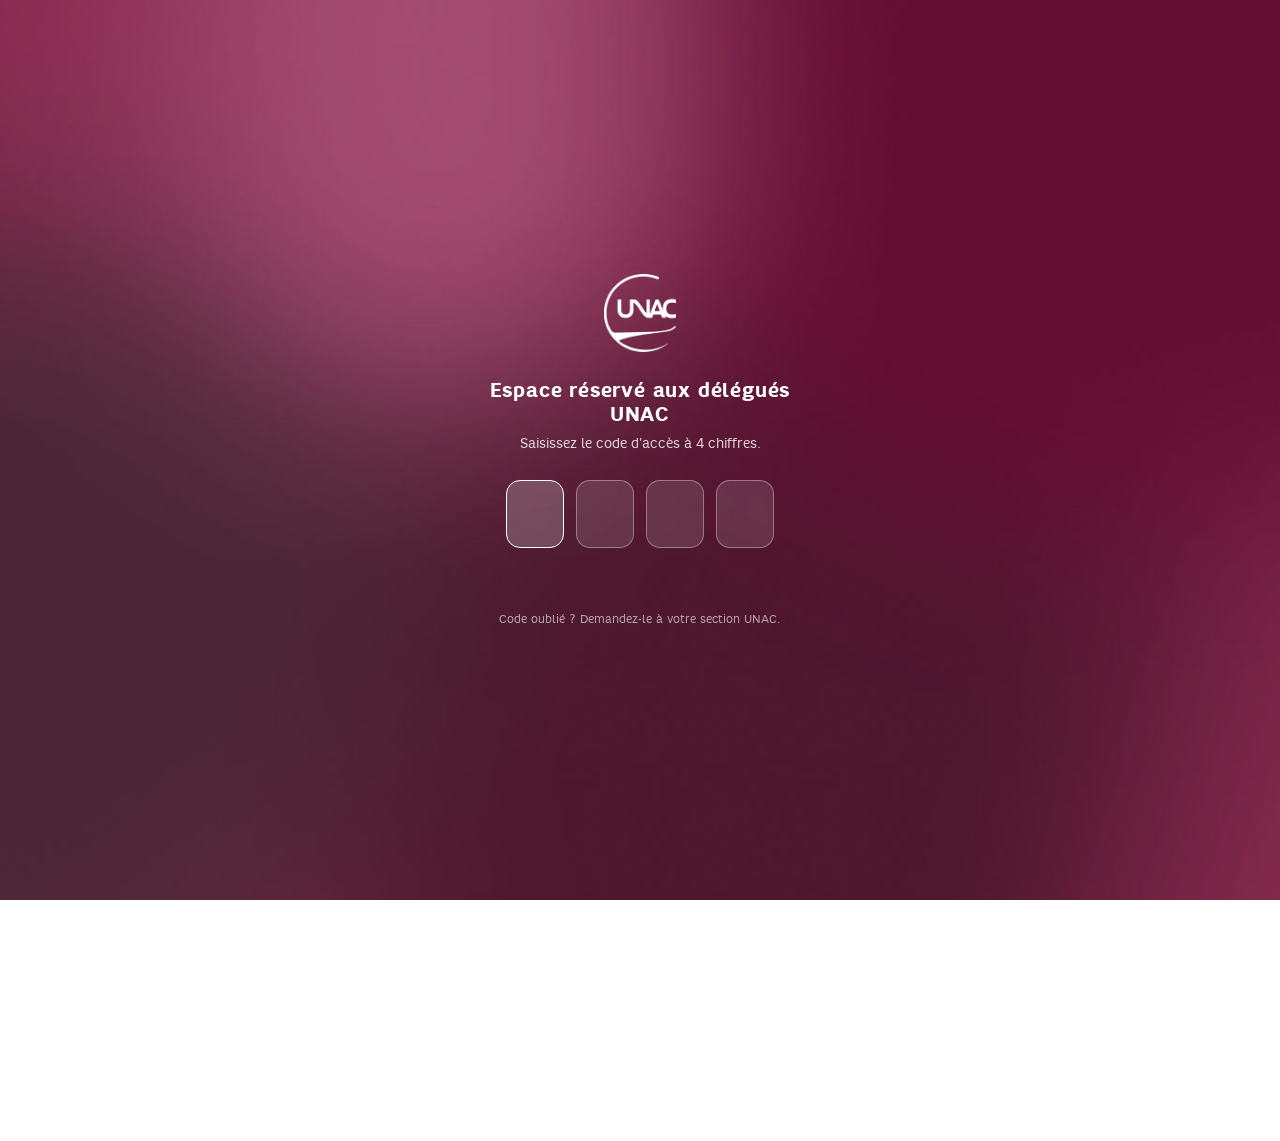
<file: formulaires/index.html>
<!DOCTYPE html>
<html lang="fr">
<head>
<meta charset="utf-8">
<meta name="viewport" content="width=device-width, initial-scale=1">
<meta name="robots" content="noindex, nofollow">
<title>Formulaires · Atelier UNAC</title>
<link rel="manifest" href="../manifest.webmanifest">
<link rel="icon" href="../commun/icons-atelier/favicon.png">
<link rel="apple-touch-icon" href="../commun/icons-atelier/apple-touch-icon.png">
<meta name="apple-mobile-web-app-title" content="Atelier UNAC">
<script src="../commun/acces.js"></script>
<style>
  @font-face{font-family:"T1";src:url("../commun/polices/x1.woff2") format("woff2");font-weight:400;font-display:block}
  @font-face{font-family:"T1";src:url("../commun/polices/x2.woff2") format("woff2");font-weight:700 800;font-display:block}
  *{box-sizing:border-box;margin:0;padding:0}
  body{font-family:"T1",Inter,system-ui,sans-serif;color:#fff;min-height:100vh;background:radial-gradient(120% 90% at 0% 0%,#a5466f 0%,#7a2a4e 40%,#4f1530 100%) fixed}
  .wrap{max-width:1000px;margin:0 auto;padding:28px 22px 60px}
  .top{display:flex;align-items:center;gap:14px;margin-bottom:30px}
  .top a.back{color:#fff;text-decoration:none;font-weight:700;font-size:14px;background:rgba(255,255,255,.14);border:1px solid rgba(255,255,255,.22);border-radius:999px;padding:8px 14px}
  .top .sp{flex:1}
  .top img.logo{height:74px;display:block}
  h1{font-size:30px;font-weight:700;letter-spacing:.01em}
  .sub{opacity:.8;margin:6px 0 26px;font-size:14.5px;line-height:1.5;max-width:640px}
  .sections{display:flex;gap:8px;margin-bottom:22px}
  .sections a{color:#fff;text-decoration:none;font-weight:700;font-size:14px;background:rgba(255,255,255,.12);border:1px solid rgba(255,255,255,.22);border-radius:999px;padding:8px 16px}
  .sections a.on{background:#fff;color:#7a1f48;border-color:#fff}
  .docs{display:flex;flex-direction:column;gap:12px}
  .doc{display:flex;align-items:center;gap:16px;text-decoration:none;color:#fff;background:rgba(255,255,255,.1);border:1px solid rgba(255,255,255,.18);border-radius:16px;padding:16px 18px}
  a.doc:hover{background:rgba(255,255,255,.17)}
  .doc .pdf{flex:none;width:46px;height:56px;border-radius:8px;background:#fff;color:#B33868;font-weight:800;font-size:13px;display:grid;place-items:center;letter-spacing:.04em}
  .doc > div{flex:1;min-width:0}
  .doc b{display:block;font-size:16.5px}
  .doc div > span{display:block;font-size:13.5px;opacity:.82;line-height:1.45;margin-top:3px}
  .doc em{display:inline-block;font-style:normal;font-size:11px;font-weight:700;letter-spacing:.06em;background:rgba(255,255,255,.2);border-radius:6px;padding:3px 8px;margin:8px 6px 0 0}
  .doc .dl{flex:none;display:inline-flex;align-items:center;gap:7px;background:#fff;color:#7a1f48;font-weight:700;border-radius:10px;padding:10px 14px;font-size:14px}
  .doc .dl svg{width:16px;height:16px}
  .doc.soon{border-style:dashed;opacity:.7}
  .doc.soon .pdf{background:rgba(255,255,255,.18);color:#fff;font-size:22px}
  .note{margin-top:22px;font-size:13px;opacity:.75;line-height:1.5}
  @media (max-width:600px){.doc{flex-wrap:wrap}.doc .dl{width:100%;justify-content:center}.top img.logo{height:56px}h1{font-size:24px}}
</style>
</head>
<body>
<div class="wrap">
  <div class="top"><a class="back" href="../">← Atelier</a><div class="sp"></div><img class="logo" id="logo" src="../commun/img/logo-unac-blanc.png" alt="UNAC"></div>
  <h1 id="titre">Formulaires</h1>
  <p class="sub">Téléchargez les formulaires PDF à remplir directement sur votre appareil.</p>
  <nav class="sections" id="sections"></nav>
  <div class="docs" id="docs"></div>
  <p class="note">Les formulaires se remplissent dans Acrobat Reader, Aperçu (Mac) ou un navigateur. Renvoyez le fichier enregistré, pas une version imprimée en PDF : les champs seraient perdus.</p>
</div>
<script>
"use strict";
// Catalogue des formulaires par section : ajouter une entrée pour publier un nouveau formulaire.
const FORMULAIRES = {
  af: [
    {titre:"Papier à en-tête UNAC", fichier:"papier-entete-unac-remplissable.pdf?v=impression",
     desc:"Modèle de courrier A4 avec champs pour le destinataire, la date, l’objet, le corps du courrier et le signataire.",
     tags:["A4","Remplissable"]},
    ...[["lc", "long-courrier"], ["mc", "moyen-courrier"]].map(([code, reseau]) => ({
      titre:`Compte rendu du comité d’hébergement · ${reseau}`,
      fichier:`cr-hebergement-${code}.pdf`,
      desc:"Mois, réseau, encart À noter et escales avec mise à jour de l’hôtel, des étoiles et de l’échéance du contrat. Déposez le PDF rempli dans l’outil « CR hébergement ».",
      tags:["PDF remplissable", code.toUpperCase()]
    })),
    {titre:"Contribution à la newsletter", fichier:"newsletter-contribution.pdf",
     desc:"Formulaire simple pour un rédacteur : son nom, le mois, le titre, puis jusqu’à huit rubriques (un titre, un texte). Déposez le PDF rempli dans l’outil « Newsletter ».",
     tags:["PDF remplissable","Newsletter"]},
    {titre:"Retour du délégué testeur · test d’un nouvel hébergement", fichier:"../test-hebergement/formulaire-test-hebergement.pdf",
     desc:"Escale, hôtel, note, localisation, restauration, chambre, facilités, bilan. S’importe tel quel dans l’outil « Test d’un nouvel hébergement ».",
     tags:["Commission hébergement","LC / MC"]}
  ],
  hop: [
    {titre:"Retour du délégué testeur · test d’un nouvel hébergement", fichier:"../test-hebergement/formulaire-test-hebergement-hop.pdf",
     desc:"Version UNAC HOP! : réseau France ou Europe, escale, hôtel, note, localisation, restauration, chambre, facilités, bilan.",
     tags:["Commission hébergement","France / Europe"]}
  ]
};
const SECTIONS = {af:{nom:"Air France", logo:"logo-unac-blanc.png"}, hop:{nom:"HOP!", logo:"logo-unac-hop-blanc.png"}};
const esc = s => String(s ?? "").replace(/[&<>"]/g, c => ({"&":"&amp;","<":"&lt;",">":"&gt;",'"':"&quot;"}[c]));
const sec = new URLSearchParams(location.search).get("section") === "hop" ? "hop" : "af";
document.getElementById("logo").src = "../commun/img/" + SECTIONS[sec].logo;
document.getElementById("titre").textContent = `Formulaires · ${SECTIONS[sec].nom}`;
document.title = `Formulaires ${SECTIONS[sec].nom} · Atelier UNAC`;
document.getElementById("sections").innerHTML = Object.entries(SECTIONS).map(([k,o]) => `<a href="?section=${k}" class="${k===sec?"on":""}">${o.nom}</a>`).join("");
const DL = `<svg viewBox="0 0 24 24" fill="none" stroke="currentColor" stroke-width="2.2" stroke-linecap="round" stroke-linejoin="round"><path d="M12 3v12"/><path d="m7 10 5 5 5-5"/><path d="M5 21h14"/></svg>`;
document.getElementById("docs").innerHTML = FORMULAIRES[sec].map(f => `<a class="doc" href="${esc(f.fichier)}" download>
    <span class="pdf">PDF</span><div><b>${esc(f.titre)}</b><span>${esc(f.desc)}</span>${(f.tags||[]).map(t => `<em>${esc(t)}</em>`).join("")}</div><span class="dl">${DL}Télécharger</span></a>`).join("")
  + `<div class="doc soon"><span class="pdf">+</span><div><b>${FORMULAIRES[sec].length ? "Prochains formulaires" : "Aucun formulaire pour le moment"}</b><span>${sec === "hop" ? "Les formulaires aux couleurs UNAC HOP! seront regroupés ici." : "Les autres supports à remplir par les délégués seront regroupés ici."}</span></div></div>`;
</script>
</body>
</html>
</file>
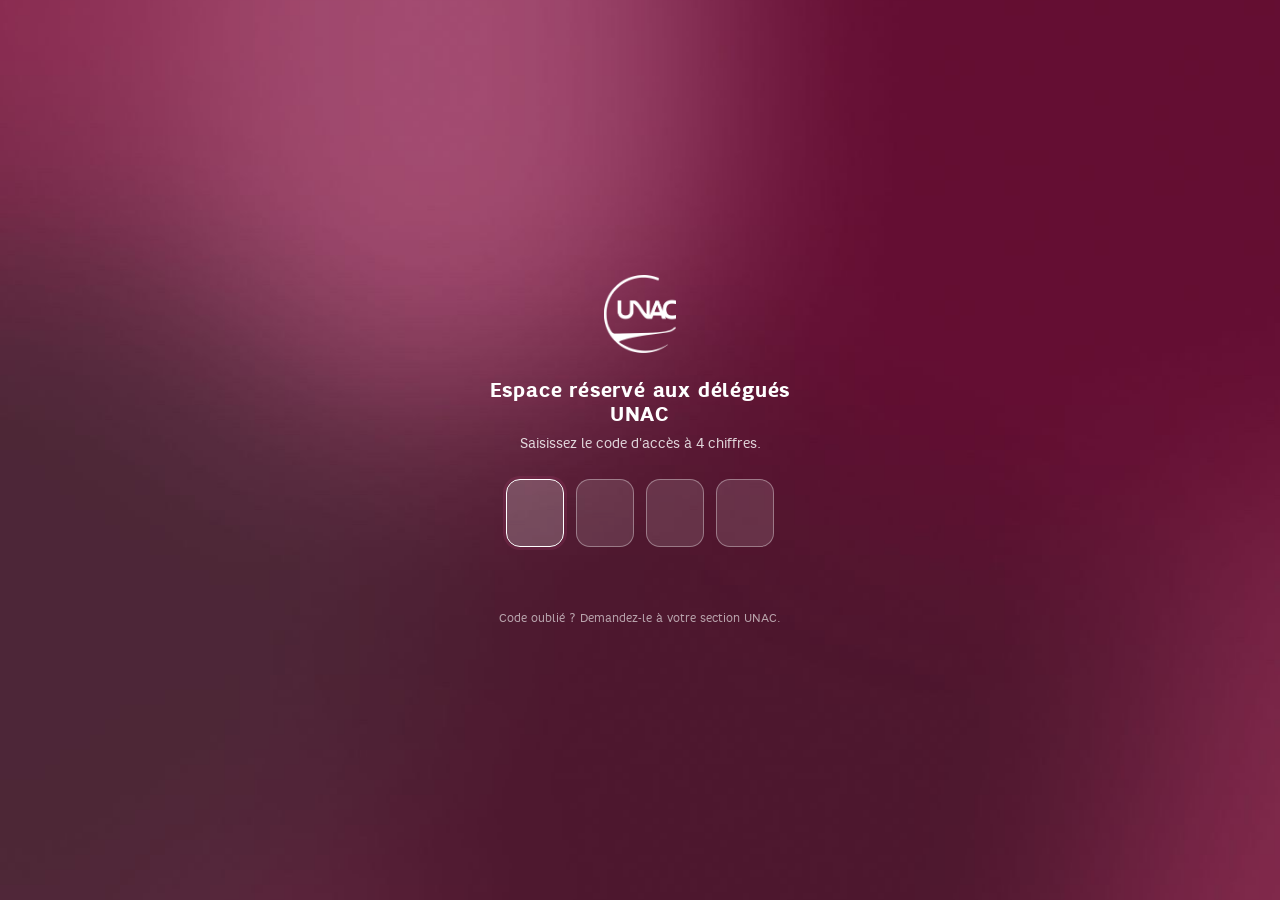
<file: message/index.html>
<!DOCTYPE html>
<html lang="fr">
<head>
<meta charset="utf-8">
<meta name="viewport" content="width=device-width, initial-scale=1">
<meta name="robots" content="noindex, nofollow">
<title>Le message · Atelier UNAC</title>
<link rel="manifest" href="../manifest.webmanifest">
<link rel="icon" href="../commun/icons-atelier/favicon.png">
<link rel="apple-touch-icon" href="../commun/icons-atelier/apple-touch-icon.png">
<meta name="apple-mobile-web-app-title" content="Atelier UNAC">
<script src="../commun/section-partenaire.js"></script>
<script src="../commun/acces.js"></script>
<style>
  @font-face{font-family:"T1";src:url("../commun/polices/x1.woff2") format("woff2");font-weight:400;font-display:block}
  @font-face{font-family:"T1";src:url("../commun/polices/x2.woff2") format("woff2");font-weight:700 800;font-display:block}
  :root{--ui-line:#e7dbe2;--ui-muted:#8b6f80;--ui-ink:#2b1225;--mag:#B33868}
  *{box-sizing:border-box;margin:0;padding:0}
  html,body{height:100%}
  body{font-family:"T1",Inter,system-ui,sans-serif;background:#f6f1f4;color:var(--ui-ink);display:flex;flex-direction:column;font-size:14px}
  button,input,textarea,select{font:inherit;color:inherit}
  .top{display:flex;align-items:center;gap:12px;padding:10px 18px;background:linear-gradient(100deg,#7a2a4e 0%,#5e1d3c 60%,#4f1530 100%);color:#fff;flex:none;flex-wrap:wrap}
  .top img.logo{height:34px;display:block}
  .top h1{font-size:16px;font-weight:700;line-height:1.15}
  .top h1 small{display:block;font-weight:400;font-size:11.5px;opacity:.75}
  .top .sp{flex:1}
  .btn{border:0;border-radius:9px;padding:9px 14px;font-weight:700;cursor:pointer;display:inline-flex;align-items:center;gap:7px;white-space:nowrap}
  .btn svg{width:16px;height:16px}
  .btn.pdf{background:#fff;color:#7a1f48}
  .btn.ghost{background:rgba(255,255,255,.14);color:#fff}
  .app{flex:1;display:grid;grid-template-columns:minmax(360px,520px) 1fr;min-height:0}
  .form{overflow:auto;padding:18px 18px 60px;border-right:1px solid var(--ui-line)}
  .preview{overflow:auto;background:#3a3036;padding:22px 20px 60px}
  .card{background:#fff;border:1px solid var(--ui-line);border-radius:14px;padding:14px;margin-bottom:12px}
  .card h2{font-size:12px;letter-spacing:.12em;text-transform:uppercase;color:#9b3e69;margin-bottom:10px;font-weight:700;display:flex;align-items:center;gap:8px}
  label.f{display:block;font-size:12px;color:var(--ui-muted);margin:10px 0 4px}
  .card > label.f:first-of-type,.bl > label.f:first-of-type{margin-top:0}
  input[type=text],textarea,select{width:100%;border:1px solid var(--ui-line);border-radius:9px;padding:8px 10px;background:#fff;outline:none;font-size:14px}
  input:focus,textarea:focus,select:focus{border-color:#c8487f;box-shadow:0 0 0 3px rgba(200,72,127,.15)}
  textarea{resize:vertical;min-height:60px;line-height:1.4}
  .row{display:grid;grid-template-columns:1fr 1fr;gap:10px}
  .hint{font-size:12px;color:var(--ui-muted);margin-top:6px;line-height:1.4}
  .hint code{background:#f4ecf0;border-radius:4px;padding:0 4px}
  .bl{border:1px solid var(--ui-line);border-radius:12px;padding:12px;margin-bottom:10px;background:#fcfafb}
  .bl .bh{display:flex;align-items:center;gap:6px;margin-bottom:8px}
  .bl .bh b{flex:1;font-size:13px;color:#7a2a4e}
  .mini{border:1px solid var(--ui-line);background:#fff;border-radius:8px;padding:5px 9px;font-size:12px;font-weight:700;cursor:pointer;color:#7d5a6e}
  .mini.danger{color:#a3263b}
  .adds{display:flex;gap:6px;flex-wrap:wrap}
  .adds button{border:1px dashed #d9c3cf;background:#fff;border-radius:10px;padding:8px 10px;font-weight:700;font-size:12.5px;color:#7a2a4e;cursor:pointer}
  .grp{border-top:1px dashed var(--ui-line);margin-top:10px;padding-top:8px}
  .grp > b{font-size:12px;color:#9b3e69}
  .phf{display:flex;align-items:center;gap:10px;flex-wrap:wrap}
  .phf img{width:56px;height:56px;border-radius:10px;object-fit:cover;background:#eee}
  .phf label.mini{cursor:pointer}
  .seg2{display:flex;gap:6px;flex-wrap:wrap}
  .seg2 button{border:1px solid var(--ui-line);background:#fff;border-radius:999px;padding:6px 12px;font-weight:700;cursor:pointer;color:#7d5a6e;font-size:13px}
  .seg2 button.on{background:#7a2a4e;border-color:#7a2a4e;color:#fff}
  .toast{position:fixed;left:50%;bottom:24px;transform:translateX(-50%) translateY(20px);background:#2b1225;color:#fff;padding:11px 18px;border-radius:10px;font-size:14px;opacity:0;transition:.25s;pointer-events:none;z-index:99}
  .toast.on{opacity:1;transform:translateX(-50%)}
  .pwrap{margin:0 auto 22px;box-shadow:0 10px 34px rgba(0,0,0,.45);position:relative}
  .pwrap > .page{transform-origin:0 0;position:absolute;left:0;top:0}
  .pv-meta{color:#d9c9d2;text-align:center;font-size:12.5px;margin-bottom:12px}
  .pv-meta .ex{display:inline-block;background:#F7D160;color:#4f1a30;font-weight:700;border-radius:999px;padding:2px 10px;margin-right:6px}
  .modal{position:fixed;inset:0;background:rgba(30,6,20,.55);display:none;align-items:center;justify-content:center;z-index:80;padding:16px}
  .modal.on{display:flex}
  .mbox{background:#fff;border-radius:16px;width:min(860px,100%);max-height:92vh;display:flex;flex-direction:column;box-shadow:0 20px 60px rgba(0,0,0,.35)}
  .mhead{display:flex;align-items:center;justify-content:space-between;padding:14px 18px;border-bottom:1px solid var(--ui-line)}
  .mhead h3{font-size:16px}
  .mclose{border:0;background:none;font-size:24px;cursor:pointer;color:var(--ui-muted)}
  .mbody{overflow:auto;padding:16px 18px;flex:1}
  .mfoot{display:flex;justify-content:space-between;align-items:center;gap:8px;padding:12px 18px;border-top:1px solid var(--ui-line)}
  .mbtn{border:1px solid var(--ui-line);background:#fff;border-radius:9px;padding:9px 14px;font-weight:700;cursor:pointer}
  .mbtn.pri{background:#9b2f60;border-color:#9b2f60;color:#fff}
  .mintro{font-size:13.5px;color:#5d4252;line-height:1.45;margin-bottom:14px}
  .imgrid{display:grid;grid-template-columns:repeat(auto-fill,minmax(150px,1fr));gap:12px}
  .imgrid a{display:block;text-decoration:none;color:var(--ui-muted);font-size:12px;text-align:center}
  .imgrid img{width:100%;display:block;border-radius:8px;box-shadow:0 4px 14px rgba(40,0,25,.25);margin-bottom:6px}
  @media (max-width:900px){.app{display:block;overflow:auto}.form{border-right:0;padding-bottom:20px}.preview{padding:18px 10px 40px}.top h1 small{display:none}.lg{display:none}}
  @media print{
    @page{size:1080px 1578px;margin:0}
    body{display:block;background:#fff}
    .top,.form,.pv-meta,.toast,.modal{display:none!important}
    .app{display:block}.preview{padding:0;background:none;overflow:visible}
    .pwrap{width:auto!important;height:auto!important;margin:0;box-shadow:none}
    .pwrap > .page{position:relative;transform:none!important}
    .page{-webkit-print-color-adjust:exact;print-color-adjust:exact}
  }

  /* ===== LE VISUEL 1080 × 1578 (maquette Figma 2190 × 3200) ===== */
  .page{width:1080px;height:1578px;position:relative;overflow:hidden;background:#EBEBEB;color:#1f1f1f;font-family:"T1",Inter,system-ui,sans-serif;--k:1;-webkit-print-color-adjust:exact;print-color-adjust:exact}
  .page .hd{position:absolute;left:0;top:0;right:0;height:284px;background:linear-gradient(100deg,#8b3157 0%,#6a2245 45%,#4b1733 100%);color:#fff}
  .page .plume{position:absolute;left:895.6px;top:25.6px;width:184.4px}
  .page .logo{position:absolute;left:66px;top:20px;height:52px}
  .page .sur{position:absolute;left:68px;top:88px;font-size:19px;font-style:italic;max-width:780px}
  .page .tit{position:absolute;left:68px;top:114px;font-size:25px;font-weight:700;max-width:800px;line-height:1.2}
  .page .de{position:absolute;left:68px;top:181px;font-size:19px;max-width:800px}
  .page .de b{font-weight:700}
  .page .chap{position:absolute;left:54px;top:237px;width:834px;background:var(--mag);color:#fff;border-radius:22px;padding:calc(var(--k)*24px) 26px;font-size:calc(var(--k)*19px);font-weight:700;line-height:1.3;box-shadow:0 10px 26px rgba(80,10,40,.18)}
  .page .corps{position:absolute;left:68px;right:42px;top:var(--ct,372px);bottom:var(--cb,214px)}
  .page .corps .excl-a{float:right;width:0;height:calc(100% - var(--exh,230px))}
  .page .corps .excl-b{float:right;clear:right;width:var(--exw,262px);height:var(--exh,230px)}
  .page .corps > *:not(.excl-a):not(.excl-b){margin-bottom:calc(var(--k)*18px)}
  .page .it{color:var(--mag);font-weight:700;font-size:calc(var(--k)*19.5px);line-height:1.25;margin-top:calc(var(--k)*8px)}
  .page .tx{font-size:calc(var(--k)*16.5px);line-height:1.3;white-space:pre-wrap}
  .page .tx.italique{font-style:italic}
  .page .tx.gras{font-weight:700}
  .page .tx b,.page .it b{font-weight:700}
  .page .acc{color:var(--mag);font-weight:700}
  .page .ann{display:grid;grid-template-columns:1fr 1fr;gap:calc(var(--k)*20px);margin:calc(var(--k)*10px) 0 calc(var(--k)*24px)!important;clear:none}
  .page .ann.un{grid-template-columns:1fr}
  .page .ann .g{text-align:center}
  .page .ann .g .gt{font-style:italic;font-size:calc(var(--k)*16.5px)}
  .page .ann .g .gl{font-size:calc(var(--k)*18.5px)}
  .page .ann .g .ga{font-size:calc(var(--k)*18.5px);font-weight:700;color:#7d1838}
  .page .ann .rings{display:flex;justify-content:center;gap:calc(var(--k)*26px);margin-top:calc(var(--k)*14px)}
  .page .ann svg{width:calc(var(--k)*185px);height:calc(var(--k)*185px)}
  .page .band{position:absolute;left:0;right:0;top:var(--bt,1384px);height:var(--bh,128px);background:var(--mag);color:#fff;display:flex;align-items:center;padding:0 0 0 68px}
  .page .band p{width:640px;font-size:calc(var(--kb,1)*19.5px);font-weight:700;line-height:1.24}
  .page .note{position:absolute;left:70px;top:1534px;width:450px;font-size:10.5px;font-style:italic;line-height:1.3;color:#333}
  .page .sign{position:absolute;left:567px;top:1530px;font-size:19px;color:var(--mag)}
  .page .sign b{font-weight:700}
  .page .photo{position:absolute;right:0;bottom:0;height:470px;max-width:330px;object-fit:contain;object-position:right bottom}
  .page .photo.ronde{right:42px;bottom:120px;width:270px;height:270px;border-radius:50%;object-fit:cover;border:8px solid #fff;box-shadow:0 14px 34px rgba(60,10,35,.25);max-width:none}
  .filigrane{position:absolute;inset:0;display:flex;align-items:center;justify-content:center;pointer-events:none;z-index:60;overflow:hidden}
  .filigrane span{transform:rotate(-30deg);font-weight:800;letter-spacing:.1em;color:rgba(140,120,130,.2);font-size:200px;white-space:nowrap}
</style>
</head>
<body>
<div class="top">
  <a href="../" title="Retour à l'Atelier"><img class="logo" src="../commun/img/logo-unac-blanc.png" alt="UNAC"></a>
  <h1 id="h1">Le message<small>Visuel du message de section · Facebook, Instagram, PDF</small></h1>
  <div class="sp"></div>
  <button class="btn ghost" id="resetBtn"><svg viewBox="0 0 24 24" fill="none" stroke="currentColor" stroke-width="2.2" stroke-linecap="round" stroke-linejoin="round"><path d="M3 12a9 9 0 1 0 3-6.7"/><path d="M3 4v5h5"/></svg><span class="lg">Recommencer</span></button>
  <button class="btn ghost" id="pdfBtn"><svg viewBox="0 0 24 24" fill="none" stroke="currentColor" stroke-width="2.2" stroke-linecap="round" stroke-linejoin="round"><path d="M14 3H7a2 2 0 0 0-2 2v14a2 2 0 0 0 2 2h10a2 2 0 0 0 2-2V8z"/><path d="M14 3v5h5"/></svg>PDF</button>
  <button class="btn pdf" id="imgBtn"><svg viewBox="0 0 24 24" fill="none" stroke="currentColor" stroke-width="2.2" stroke-linecap="round" stroke-linejoin="round"><path d="M12 3v12"/><path d="m7 10 5 5 5-5"/><path d="M5 21h14"/></svg>Image</button>
</div>
<div class="app">
  <div class="form" id="form"></div>
  <div class="preview" id="preview"><div class="pv-meta" id="pvMeta"></div><div id="pages"></div></div>
</div>
<div class="toast" id="toast"></div>

<script>
"use strict";
const $ = s => document.querySelector(s);
const esc = s => String(s ?? "").replace(/[&<>"]/g, c => ({"&":"&amp;","<":"&lt;",">":"&gt;",'"':"&quot;"}[c]));
// **gras**  ==mot en magenta==
const riche = s => esc(s).replace(/\*\*(.+?)\*\*/g, "<b>$1</b>").replace(/==(.+?)==/g, '<span class="acc">$1</span>');
function toast(m){ const t = $("#toast"); t.textContent = m; t.classList.add("on"); clearTimeout(t._t); t._t = setTimeout(() => t.classList.remove("on"), 2600); }
const uid = () => Math.random().toString(36).slice(2, 9);

/* ---------- Section : Air France (secrétaire de section) / HOP! (déléguée) ---------- */
const HOP = new URLSearchParams(location.search).get("section") === "hop";
const SEC = HOP
  ? {nom:"Laure Desrentes", fonction:"votre déléguée", photo:"../commun/img/hop/laure-desrentes.jpg", mode:"ronde", logo:"../commun/img/logo-unac-hop-blanc.png", titreOutil:"Le message de votre déléguée", cle:"msghop:courant"}
  : {nom:"Fabrice Jaudinaud", fonction:"votre secrétaire de section", photo:"img/fabrice-jaudinaud.png", mode:"detouree", logo:"", titreOutil:"Le message du secrétaire de section", cle:"msgaf:courant"};
document.getElementById("h1").firstChild.textContent = SEC.titreOutil + " ";
document.title = SEC.titreOutil + (HOP ? " HOP!" : "") + " · Atelier UNAC";

const TYPES = {inter:"Intertitre (magenta)", texte:"Paragraphe", anneaux:"Chiffres en anneaux"};
function nouveauBloc(type){
  if(type === "anneaux") return {id:uid(), type, g1t:"", g1l:"", g1a:"", a1v:"", a1l:"", b1v:"", b1l:"", g2t:"", g2l:"", g2a:"", a2v:"", a2l:"", b2v:"", b2l:""};
  if(type === "texte") return {id:uid(), type, texte:"", style:"normal"};
  return {id:uid(), type, texte:""};
}
function blank(){ return {sur:"", titre:"", nom:SEC.nom, fonction:SEC.fonction, chapeau:"", blocs:[nouveauBloc("inter"), nouveauBloc("texte")], appel:"", note:"", photo:"", mode:SEC.mode}; }
let S; try{ S = Object.assign(blank(), JSON.parse(localStorage.getItem(SEC.cle) || "{}")); }catch(e){ S = blank(); }
function save(){ try{ localStorage.setItem(SEC.cle, JSON.stringify(S)); }catch(e){ toast("Mémoire pleine : photo trop lourde"); } }
let pvT; function changed(form){ save(); if(form) renderForm(); clearTimeout(pvT); pvT = setTimeout(renderPreview, 200); }
const hasContent = d => !!(d.titre.trim() || d.chapeau.trim() || d.appel.trim() || d.blocs.some(b => Object.entries(b).some(([k,v]) => !["id","type","style"].includes(k) && String(v).trim())));

/* ---------- Exemples (aperçu tant que rien n'est saisi) ---------- */
const EXEMPLE_AF = {sur:"Futures élections CSE 2027", titre:"Représentation des PNC dans la Compagnie",
  chapeau:"Les CSE sont censés, comme pour l’Assemblée Nationale, être représentatifs de la population de l’entreprise et/ou des établissements.",
  blocs:[
    {type:"inter", texte:"Pourquoi l’UNAC refuse de signer le Protocole d’Accord Préélectoral 2027 ?"},
    {type:"texte", style:"italique", texte:"Avant chaque élection du Comité Social et Economique (CSE), le code du travail oblige la Direction d’Air France à négocier avec les syndicats un Accord (PAP) sur l’organisation des futures élections mais également sur la répartition des sièges d’élus CSE entre les différents métiers pour les 4 prochaines années."},
    {type:"texte", style:"normal", texte:"Or, après 20h00 de négociation, le projet mis à signature par la Direction met en danger la représentativité des 13000 PNC dans l’entreprise."},
    {type:"inter", texte:"En effet, dans le texte que tente d’imposer la Direction, les PNC sont largement sous représentés tant au CSE Exploitation Aérienne qu’au CSE Central."},
    {type:"anneaux", g1t:"CSE d’établissement Exploitation Aérienne", g1l:"PNC : 64 % des effectifs*,", g1a:"mais seulement 56 % des sièges", a1v:"64", a1l:"de l’effectif EA*", b1v:"56", b1l:"des sièges",
      g2t:"CSE Central", g2l:"PNC : 31% des effectifs globaux AF*,", g2a:"mais seulement 21% des sièges", a2v:"31", a2l:"de l’effectif AF*", b2v:"21", b2l:"des sièges"},
    {type:"texte", style:"normal", texte:"Comment peut-on représenter efficacement les PNC alors qu’ils sont largement et injustement sous représentés tant au CSE central qu’au CSE d’établissement Exploitation Aérienne ?\n\nQui peut raisonnablement considérer cela équitable et loyal vis à vis de nos collègues PNC ?"},
    {type:"inter", texte:"Cette sous-représentation illégitime ne permet donc pas aux élus PNC d’influer sur les décisions qui les concernent en premier chef : un comble !"},
    {type:"texte", style:"normal", texte:"Emploi, réorganisations, conditions de travail, avenir de notre métier : les CSE jouent un rôle essentiel dans la défense des salariés et sont amenés à se prononcer sur les grandes décisions de l’entreprise.\n\nLeurs élus peuvent interpeller la Direction, défendre des propositions, rendre des avis et peser sur les orientations qui concernent notre quotidien professionnel."},
    {type:"texte", style:"gras", texte:"Les PNC ne demandent aucun privilège, simplement une représentation juste et équitable."},
    {type:"texte", style:"normal", texte:"==L’UNAC== en tant qu’organisation syndicale PNC ne peut pas valider un texte qui va à l’encontre des intérêts des PNC qu’elle représente."}
  ],
  appel:"Nous appelons solennellement toutes les organisations syndicales PNC à nous rejoindre et à ne pas valider ce Protocole d’Accord Pré-électoral inique, fait au détriment de la représentation des PNC Air France.",
  note:"*Nos collègues pilotes détachés chez Transavia bénéficient d’un contrat de travail Air France et sont décomptés comme faisant partie de l’effectif AF, ce qui minore légèrement la part réelle des effectifs opérationnels PNC au global AF."};
const EXEMPLE_HOP = {sur:"Commission CAT PNC", titre:"Protégeons nos emplois",
  chapeau:"HOP! n’est pas une compagnie saisonnière : la vocation d’un contrat temporaire est de passer par la case titularisation.",
  blocs:[
    {type:"inter", texte:"Ce que nous avons porté en commission"},
    {type:"texte", style:"normal", texte:"Les effectifs PNC sont à l’équilibre entre janvier et juin, mais les **contrats CDD** sont en forte hausse. Votre OSR veille à ce que cela n’augmente pas davantage."},
    {type:"anneaux", g1t:"Contrats temporaires", g1l:"CDD en cours", g1a:"de 2 en janvier à 48 en juin", a1v:"8", a1l:"des effectifs", b1v:"92", b1l:"en CDI",
      g2t:"", g2l:"", g2a:"", a2v:"", a2l:"", b2v:"", b2l:""},
    {type:"inter", texte:"Nos demandes à la Direction"},
    {type:"texte", style:"normal", texte:"Alléger les rotations longues, mieux quantifier les réserves, obtenir d’Air France des lignes régulières, et continuer à **titulariser** et à nommer de jeunes chefs de cabine."},
    {type:"texte", style:"gras", texte:"HOP! ne doit pas devenir seulement l’école d’Air France."}
  ],
  appel:"Venez échanger avec nous en salle PPV : ensemble, protégeons nos emplois.", note:""};

/* ---------- Formulaire ---------- */
const champ = (k, lab, val, area, ph="") => `<label class="f">${lab}</label>${area ? `<textarea data-k="${k}" rows="3" placeholder="${esc(ph)}">${esc(val)}</textarea>` : `<input type="text" data-k="${k}" value="${esc(val)}" placeholder="${esc(ph)}">`}`;
function blocForm(b, i, n){
  const ctl = `<div class="bh"><b>${TYPES[b.type]}</b>${i ? `<button class="mini" data-a="up" title="Monter">↑</button>` : ""}${i < n-1 ? `<button class="mini" data-a="down" title="Descendre">↓</button>` : ""}<button class="mini danger" data-a="del">Supprimer</button></div>`;
  const f = (k, lab, area, ph) => `<label class="f">${lab}</label>${area ? `<textarea data-b="${k}" rows="3" placeholder="${esc(ph||"")}">${esc(b[k])}</textarea>` : `<input type="text" data-b="${k}" value="${esc(b[k])}" placeholder="${esc(ph||"")}">`}`;
  let h = "";
  if(b.type === "inter") h = f("texte", "Texte", true, "Question ou phrase forte, en magenta");
  if(b.type === "texte") h = f("texte", "Texte", true) + `<label class="f">Style</label><div class="seg2">${[["normal","Normal"],["italique","Italique"],["gras","Gras"]].map(([v,l]) => `<button data-st="${v}" class="${b.style===v?"on":""}">${l}</button>`).join("")}</div>`;
  if(b.type === "anneaux") h = [1,2].map(g => `<div class="grp"><b>${g === 1 ? "Comparaison 1" : "Comparaison 2 (facultative)"}</b>
      ${f(`g${g}t`, "Titre (italique)")}${f(`g${g}l`, "Ligne", false, "ex. PNC : 64 % des effectifs")}${f(`g${g}a`, "Phrase en gras", false, "ex. mais seulement 56 % des sièges")}
      <div class="row"><div>${f(`a${g}v`, "Anneau magenta : %", false, "64")}</div><div>${f(`a${g}l`, "Légende", false, "de l’effectif")}</div></div>
      <div class="row"><div>${f(`b${g}v`, "Anneau gris : %", false, "56")}</div><div>${f(`b${g}l`, "Légende", false, "des sièges")}</div></div></div>`).join("");
  return `<div class="bl" data-i="${i}">${ctl}${h}</div>`;
}
function renderForm(){
  const photo = S.photo || SEC.photo;
  $("#form").innerHTML = `
  <div class="card"><h2>En-tête</h2>
    ${champ("sur", "Surtitre (italique)", S.sur, false, "ex. Futures élections CSE 2027")}
    ${champ("titre", "Titre", S.titre, false, "ex. Représentation des PNC dans la Compagnie")}
    <div class="row"><div>${champ("nom", "Message de", S.nom)}</div><div>${champ("fonction", "Fonction", S.fonction)}</div></div>
    ${champ("chapeau", "Chapeau (encadré magenta)", S.chapeau, true, "L’idée clé du message, en une ou deux phrases")}
  </div>
  <div class="card"><h2>Le message</h2>
    ${S.blocs.map((b,i) => blocForm(b, i, S.blocs.length)).join("")}
    <div class="adds">${Object.entries(TYPES).map(([t,l]) => `<button data-add="${t}">+ ${l}</button>`).join("")}</div>
    <p class="hint"><code>**texte**</code> en gras · <code>==texte==</code> en magenta · retours à la ligne conservés</p>
  </div>
  <div class="card"><h2>Bas de page</h2>
    ${champ("appel", "Appel (bandeau magenta)", S.appel, true, "Le message à retenir ou l’appel à l’action")}
    ${champ("note", "Note de bas de page (facultative)", S.note, true, "Précision sur un chiffre marqué d’un astérisque…")}
    <label class="f">Photo</label>
    <div class="phf"><img src="${esc(photo)}" alt=""><label class="mini">Changer la photo<input type="file" id="fPh" accept="image/*" hidden></label>${S.photo ? `<button class="mini" id="phReset">Photo par défaut</button>` : ""}</div>
    <label class="f">Présentation de la photo</label>
    <div class="seg2"><button data-mode="detouree" class="${S.mode==="detouree"?"on":""}">Détourée (fond transparent)</button><button data-mode="ronde" class="${S.mode==="ronde"?"on":""}">Ronde</button></div>
  </div>`;
}
const blocOf = el => S.blocs[+el.closest(".bl").dataset.i];
$("#form").addEventListener("input", e => {
  const t = e.target;
  if(t.dataset.k){ S[t.dataset.k] = t.value; return changed(false); }
  if(t.dataset.b){ blocOf(t)[t.dataset.b] = t.value; return changed(false); }
});
$("#form").addEventListener("click", e => {
  const add = e.target.closest("[data-add]"); if(add){ S.blocs.push(nouveauBloc(add.dataset.add)); return changed(true); }
  const st = e.target.closest("[data-st]"); if(st){ blocOf(st).style = st.dataset.st; return changed(true); }
  const md = e.target.closest("[data-mode]"); if(md){ S.mode = md.dataset.mode; return changed(true); }
  if(e.target.id === "phReset"){ S.photo = ""; S.mode = SEC.mode; return changed(true); }
  const a = e.target.closest("[data-a]"); if(!a) return;
  const i = +a.closest(".bl").dataset.i;
  if(a.dataset.a === "del"){ S.blocs.splice(i, 1); }
  if(a.dataset.a === "up"){ [S.blocs[i-1], S.blocs[i]] = [S.blocs[i], S.blocs[i-1]]; }
  if(a.dataset.a === "down"){ [S.blocs[i+1], S.blocs[i]] = [S.blocs[i], S.blocs[i+1]]; }
  changed(true);
});
$("#form").addEventListener("change", e => {
  if(e.target.id !== "fPh" || !e.target.files[0]) return;
  const f = e.target.files[0], im = new Image();
  im.onload = () => { const c = document.createElement("canvas"), s = Math.min(1, 900 / Math.max(im.width, im.height)); c.width = Math.round(im.width*s); c.height = Math.round(im.height*s);
    c.getContext("2d").drawImage(im, 0, 0, c.width, c.height); URL.revokeObjectURL(im.src);
    const png = /png|webp/i.test(f.type); S.photo = c.toDataURL(png ? "image/png" : "image/jpeg", .86); if(!png) S.mode = "ronde"; changed(true);
    toast(png ? "Photo ajoutée" : "Photo ajoutée en rond (pour une photo détourée, utilisez un PNG sans fond)"); };
  im.src = URL.createObjectURL(f);
});

/* ---------- Visuel ---------- */
function anneau(v, lib, couleur){
  const p = Math.max(0, Math.min(100, parseFloat(String(v).replace(",", ".")) || 0)), r = 70, c = 2*Math.PI*r;
  return `<svg viewBox="0 0 185 185"><circle cx="92.5" cy="92.5" r="${r}" fill="none" stroke="#D6D6D6" stroke-width="31"/>
    <circle cx="92.5" cy="92.5" r="${r}" fill="none" stroke="${couleur}" stroke-width="31" stroke-dasharray="${(c*p/100).toFixed(1)} ${c.toFixed(1)}" transform="rotate(-90 92.5 92.5)"/>
    <text x="92.5" y="96" text-anchor="middle" font-family="T1" font-weight="700" font-size="24" fill="${couleur === "#B33868" ? "#2a2a2a" : "#7d1838"}">${esc(String(v).trim())}%</text>
    <text x="92.5" y="114" text-anchor="middle" font-family="T1" font-size="11.5" fill="${couleur === "#B33868" ? "#2a2a2a" : "#7d1838"}">${esc(lib)}</text></svg>`;
}
function groupe(b, g){
  if(![`g${g}t`,`g${g}l`,`g${g}a`,`a${g}v`,`b${g}v`].some(k => String(b[k]||"").trim())) return "";
  return `<div class="g">${b[`g${g}t`] ? `<div class="gt">${riche(b[`g${g}t`])}</div>` : ""}${b[`g${g}l`] ? `<div class="gl">${riche(b[`g${g}l`])}</div>` : ""}${b[`g${g}a`] ? `<div class="ga">${riche(b[`g${g}a`])}</div>` : ""}
    <div class="rings">${String(b[`a${g}v`]).trim() ? anneau(b[`a${g}v`], b[`a${g}l`], "#B33868") : ""}${String(b[`b${g}v`]).trim() ? anneau(b[`b${g}v`], b[`b${g}l`], "#6B6B6B") : ""}</div></div>`;
}
function blocHTML(b){
  if(b.type === "inter") return b.texte.trim() ? `<p class="it">${riche(b.texte.trim())}</p>` : "";
  if(b.type === "texte") return b.texte.trim() ? `<p class="tx ${b.style||""}">${riche(b.texte.trim())}</p>` : "";
  if(b.type === "anneaux"){ const g = [groupe(b,1), groupe(b,2)].filter(Boolean); return g.length ? `<div class="ann ${g.length === 1 ? "un" : ""}">${g.join("")}</div>` : ""; }
  return "";
}
function pageHTML(D){
  const photo = D.photo || SEC.photo, ronde = (D.mode || SEC.mode) === "ronde";
  return `<section class="page">
    <div class="hd">${SEC.logo ? `<img class="logo" src="${SEC.logo}" alt="UNAC HOP!">` : ""}<img class="plume" src="img/plume.png" alt="">
      ${D.sur.trim() ? `<div class="sur">${esc(D.sur.trim())}</div>` : ""}<div class="tit">${esc(D.titre.trim())}</div>
      <div class="de">Message de <b>${esc(D.nom)}</b>${D.fonction.trim() ? `, ${esc(D.fonction.trim())}` : ""}</div></div>
    ${D.chapeau.trim() ? `<div class="chap">${riche(D.chapeau.trim())}</div>` : ""}
    <div class="corps"><div class="excl-a"></div><div class="excl-b"></div>${D.blocs.map(blocHTML).join("")}</div>
    ${D.appel.trim() ? `<div class="band"><p>${riche(D.appel.trim())}</p></div>` : ""}
    ${D.note.trim() ? `<div class="note">${esc(D.note.trim())}</div>` : ""}
    <div class="sign"><b>${esc(D.nom.split(" ")[0])}</b> ${esc(D.nom.split(" ").slice(1).join(" "))}</div>
    <img class="photo ${ronde ? "ronde" : ""}" src="${esc(photo)}" alt="">
  </section>`;
}
// Mise en page : le corps commence sous le chapeau et s'arrête au-dessus du bandeau ; le texte s'ajuste au volume.
function ajuste(p){
  const ch = p.querySelector(".chap"), band = p.querySelector(".band"), corps = p.querySelector(".corps");
  const ronde = p.querySelector(".photo.ronde");
  p.style.setProperty("--exw", ronde ? "330px" : "262px");
  const fits = () => {
    const chB = ch ? ch.offsetTop + ch.offsetHeight : 284;
    p.style.setProperty("--ct", (chB + 34) + "px");
    const last = [...corps.children].filter(x => !x.className.startsWith("excl")).pop();
    if(!last) return true;
    return corps.scrollHeight <= corps.clientHeight + 1 && last.offsetTop + last.offsetHeight <= corps.clientHeight;
  };
  // bandeau : hauteur ajustée à son texte
  if(band){ const bp = band.querySelector("p"); p.style.setProperty("--kb", 1); let kb = 1; while(bp.scrollHeight > 128 && kb > .7){ kb -= .05; p.style.setProperty("--kb", kb); } }
  p.style.setProperty("--cb", band ? (1578 - 1384 + 20) + "px" : "120px");
  p.style.setProperty("--exh", ronde ? "300px" : "236px");
  let lo = 0.6, hi = 1.15; p.style.setProperty("--k", hi);
  if(!fits()){ for(let i = 0; i < 14; i++){ const m = (lo+hi)/2; p.style.setProperty("--k", m); if(fits()) lo = m; else hi = m; } p.style.setProperty("--k", lo); fits(); }
  return +p.style.getPropertyValue("--k");
}
const enExemple = () => !hasContent(S);
function renderPreview(){
  const vide = enExemple();
  const D = vide ? Object.assign(blank(), HOP ? EXEMPLE_HOP : EXEMPLE_AF, {photo:S.photo, mode:S.mode, nom:S.nom, fonction:S.fonction}) : S;
  const box = $("#pages"); box.innerHTML = "";
  const w = document.createElement("div"); w.className = "pwrap"; w.innerHTML = pageHTML(D); box.appendChild(w);
  const p = w.firstElementChild, pv = $("#preview"), sc = Math.min(1, (pv.clientWidth - 40) / 1080);
  const fit = () => { p.style.transform = "none"; const k = ajuste(p); p.style.transform = `scale(${sc})`; return k; };
  const k = fit();
  w.style.width = 1080*sc + "px"; w.style.height = 1578*sc + "px";
  if(vide){ const f = document.createElement("div"); f.className = "filigrane"; f.innerHTML = "<span>EXEMPLE</span>"; p.appendChild(f); }
  $("#pvMeta").innerHTML = (vide ? `<span class="ex">Exemple de rendu</span>Remplissez les champs : votre message remplacera cet exemple. · ` : "") + `1080 × 1578 px` + (k < 0.75 ? " · message long : texte réduit, pensez à raccourcir" : "");
  p.querySelectorAll("img").forEach(im => { if(!im.complete) im.addEventListener("load", fit, {once:true}); });
}
window.addEventListener("resize", () => { clearTimeout(pvT); pvT = setTimeout(renderPreview, 150); });

$("#resetBtn").addEventListener("click", () => { if(!confirm("Effacer ce message et recommencer ?")) return; S = blank(); changed(true); });
window.EXPORT_LARGEUR = 1080;
const slug = s => s.normalize("NFD").replace(/[̀-ͯ]/g, "").replace(/[^A-Za-z0-9]+/g, "-").replace(/^-|-$/g, "").slice(0, 40);
window.nomExport = () => `Message-${HOP ? "HOP-" : ""}${slug(S.nom)}-${slug(S.titre || "message")}`;
window.titreExport = () => `Message de ${S.nom}`;
$("#imgBtn").addEventListener("click", () => { if(enExemple()) return toast("Rédigez d’abord le message : l’aperçu n’est qu’un exemple"); exportImages(); });
$("#pdfBtn").addEventListener("click", async () => {
  if(enExemple()) return toast("Rédigez d’abord le message : l’aperçu n’est qu’un exemple");
  renderPreview(); if(document.fonts) await document.fonts.ready;
  const old = document.title; document.title = window.nomExport();
  setTimeout(() => { window.print(); setTimeout(() => { document.title = old; }, 500); }, 80);
});

renderForm();
(document.fonts ? document.fonts.ready : Promise.resolve()).then(renderPreview);
window.addEventListener("load", renderPreview);
</script>
<script src="../commun/export-images.js"></script>
</body>
</html>
</file>
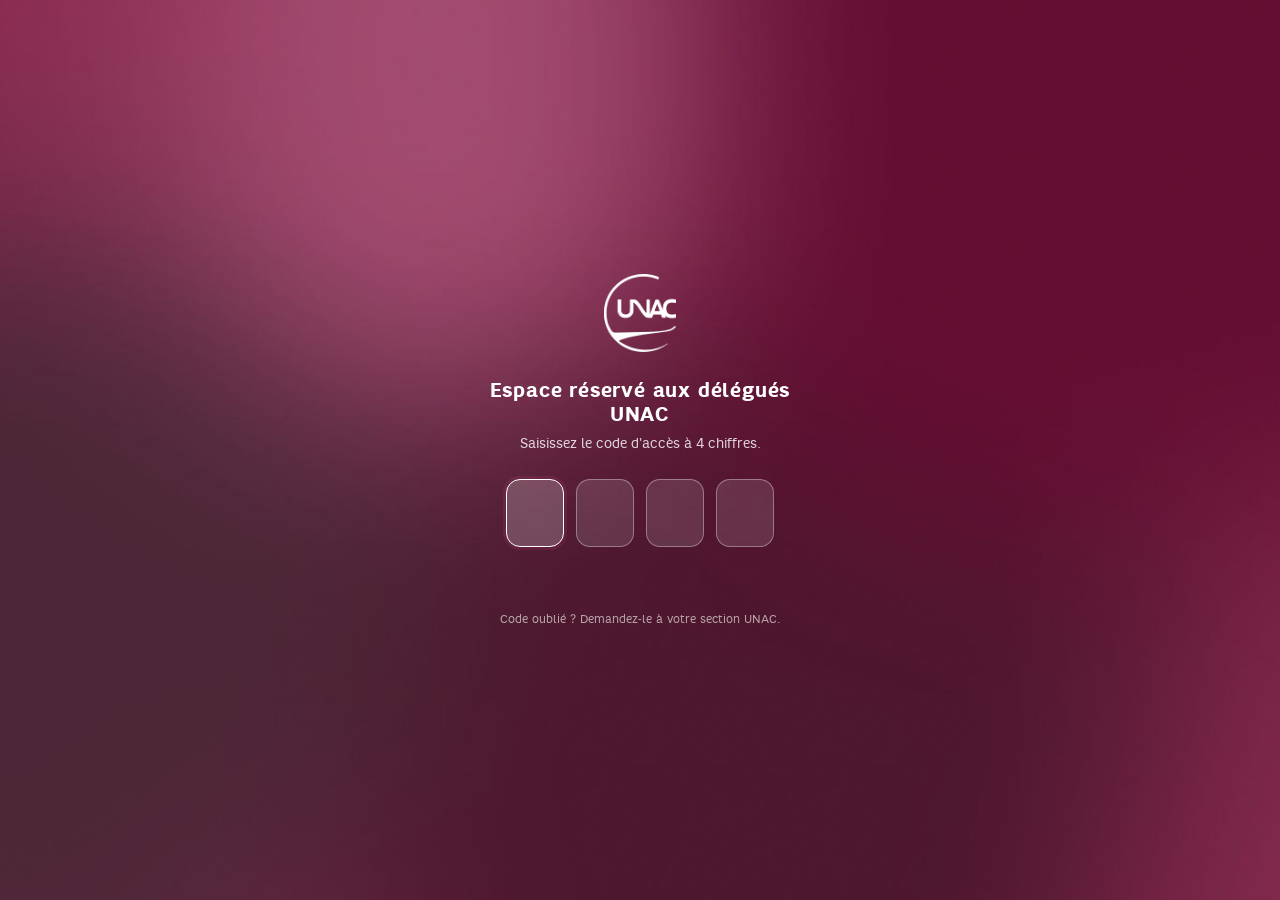
<file: newsletter/index.html>
<!DOCTYPE html>
<html lang="fr">
<head>
<meta charset="utf-8">
<meta name="viewport" content="width=device-width, initial-scale=1">
<title>Newsletter · Atelier UNAC</title>
<link rel="icon" href="../commun/icons-atelier/favicon.png">
<link rel="apple-touch-icon" href="../commun/icons-atelier/apple-touch-icon.png">
<link rel="manifest" href="../manifest.webmanifest">
<meta name="apple-mobile-web-app-title" content="Atelier UNAC">
<meta name="theme-color" content="#5b1a3a">
<meta name="robots" content="noindex, nofollow">
<script src="../commun/acces.js"></script>
<style>
  @font-face{font-family:"T1";src:url("../commun/polices/x1.woff2") format("woff2");font-weight:400;font-display:block}
  @font-face{font-family:"T1";src:url("../commun/polices/x2.woff2") format("woff2");font-weight:700 800;font-display:block}
  /* Caractères absents de T1 (ponctuation, espaces insécables, guillemets, accents rares, puces), complétés par un sous-ensemble d'Inter (OFL) pour un PDF net */
  @font-face{font-family:"T1";src:url("../commun/polices/x-complement-regular.woff2") format("woff2");font-weight:400;unicode-range:U+0021-0026,U+0028-002B,U+002F,U+003B-0040,U+005B-0060,U+007B-007E,U+00A0-00AC,U+00AE-00B6,U+00B8-00BF,U+00C1-00C8,U+00CA-00DF,U+00E1,U+00E3-00E6,U+00EB-00ED,U+00EF-00F3,U+00F5-00F8,U+00FA,U+00FC-00FF,U+0152-0153,U+2009,U+2013-2014,U+2018,U+201C-201D,U+2022,U+202F,U+2039-203A,U+20AC,U+2192,U+25CF,U+2713;font-display:block}
  @font-face{font-family:"T1";src:url("../commun/polices/x-complement-bold.woff2") format("woff2");font-weight:700 800;unicode-range:U+0021-0026,U+0028-002B,U+002F,U+003B-0040,U+005B-0060,U+007B-007E,U+00A0-00AC,U+00AE-00B6,U+00B8-00BF,U+00C1-00C8,U+00CA-00DF,U+00E1,U+00E3-00E6,U+00EB-00ED,U+00EF-00F3,U+00F5-00F8,U+00FA,U+00FC-00FF,U+0152-0153,U+2009,U+2013-2014,U+2018,U+201C-201D,U+2022,U+202F,U+2039-203A,U+20AC,U+2192,U+25CF,U+2713;font-display:block}
  /* Novotype : police installée sur le poste uniquement (le fichier n'est jamais publié) */
  @font-face{font-family:"Novotype locale";src:local("Novotype Regular"),local("Novotype-Regular");font-weight:400}
  @font-face{font-family:"Novotype locale";src:local("Novotype Medium"),local("Novotype-Medium");font-weight:500}
  .sh2 h2 .nm,.lh2 h2 .nm{font-weight:500}
  :root{--mag:#C2286A;--mag2:#A01A55;--rosepale:#FBE4EC;--ui-bg:#f6f1f4;--ui-card:#fff;--ui-line:#e7dbe2;--ui-ink:#2b1225;--ui-muted:#8b6f80}
  *{box-sizing:border-box;margin:0;padding:0}
  html,body{height:100%}
  body{font-family:"T1",Inter,system-ui,-apple-system,sans-serif;background:var(--ui-bg);color:var(--ui-ink);display:flex;flex-direction:column}
  button,input,textarea,select{font:inherit;color:inherit}

  /* Barre du haut */
  .top{display:flex;align-items:center;gap:14px;padding:10px 18px;background:linear-gradient(100deg,#7a2a4e 0%,#5e1d3c 60%,#4f1530 100%);color:#fff;flex:none}
  .top a.home{display:block}
  .top img.logo{height:34px;display:block}
  .top h1{font-size:16px;font-weight:700;letter-spacing:.02em;line-height:1.15}
  .top h1 small{display:block;font-weight:400;font-size:11.5px;opacity:.75}
  .top .sp{flex:1}
  .acts{display:flex;gap:8px;align-items:center}
  .btn{border:0;border-radius:9px;padding:9px 14px;font-weight:700;cursor:pointer;display:inline-flex;align-items:center;gap:7px;white-space:nowrap}
  .btn svg{width:16px;height:16px;flex:none}
  .btn.pdf{background:#fff;color:#7a1f48}
  .btn.ghost{background:rgba(255,255,255,.14);color:#fff}
  .btn.ghost:hover{background:rgba(255,255,255,.24)}
  .menu{position:relative}
  .menu .dd{position:absolute;right:0;top:calc(100% + 6px);background:#fff;color:var(--ui-ink);border-radius:12px;box-shadow:0 12px 36px rgba(40,0,25,.28);padding:6px;min-width:270px;display:none;z-index:50}
  .menu.open .dd{display:block}
  .dd button{display:flex;width:100%;text-align:left;border:0;background:none;padding:9px 11px;border-radius:8px;cursor:pointer}
  .dd button:hover{background:var(--rosepale)}
  .dd button small{display:block;color:var(--ui-muted);font-size:11.5px}
  .dd hr{border:0;border-top:1px solid var(--ui-line);margin:4px 6px}

  .app{flex:1;display:grid;grid-template-columns:minmax(380px,520px) 1fr;min-height:0}
  .form{overflow:auto;padding:18px 18px 60px;border-right:1px solid var(--ui-line)}
  .preview{overflow:auto;background:#3a3036;padding:26px 20px 60px}
  .tabs{display:none}
  .card{background:var(--ui-card);border:1px solid var(--ui-line);border-radius:14px;padding:14px;margin-bottom:12px}
  .card h2{font-size:12px;letter-spacing:.12em;text-transform:uppercase;color:#9b3e69;margin-bottom:10px;font-weight:700;display:flex;align-items:center;gap:8px}
  .card h2 .st{margin-left:auto;font-size:10.5px;letter-spacing:.08em;background:#f1edf0;color:#7d5a6e;border-radius:999px;padding:2px 9px}
  .card h2 .st.pub{background:#e3f4ea;color:#23764a}
  .row2{display:grid;grid-template-columns:1fr 1fr;gap:10px}
  label.f{display:block;font-size:12px;color:var(--ui-muted);margin:10px 0 4px}
  label.f:first-of-type{margin-top:0}
  input[type=text],textarea,select{width:100%;border:1px solid var(--ui-line);border-radius:9px;padding:8px 10px;background:#fff;outline:none;font-size:14px}
  input:focus,textarea:focus,select:focus{border-color:#c8487f;box-shadow:0 0 0 3px rgba(200,72,127,.15)}
  textarea{resize:vertical;min-height:64px;line-height:1.4}
  .chk{display:flex;gap:8px;align-items:center;font-size:13.5px;cursor:pointer}
  .chk input{accent-color:#b0386c;width:16px;height:16px}
  .hint{font-size:11.5px;color:var(--ui-muted);margin-top:6px;line-height:1.4}
  .imp{background:#fffde0;border-color:#efe48a}
  .item .ih{display:flex;align-items:center;gap:8px;margin-bottom:8px}
  .item .ih .num{font-weight:800;color:#9b3e69;font-size:13px;width:22px}
  .item .ih select{flex:1}
  .mini{border:1px solid var(--ui-line);background:#fff;border-radius:8px;padding:5px 9px;font-size:12px;cursor:pointer;color:#6d3a55}
  .mini:hover{background:var(--rosepale)}
  .mini.danger{color:#a3263b}
  .add{width:100%;border:1.5px dashed #d9b3c5;background:#fdf7fa;color:#9b3e69;border-radius:12px;padding:11px;font-weight:700;cursor:pointer}
  .add:hover{background:var(--rosepale)}
  .pubcard{display:flex;align-items:center;gap:12px;justify-content:space-between;margin-top:12px}
  .pubcard b{display:block;font-size:14px}
  .pubcard span{display:block;font-size:12px;color:var(--ui-muted);margin-top:2px}
  .pubbtn{background:#23764a;color:#fff}
  .robanner{background:#e3f4ea;border:1px solid #bfe3cd;border-radius:14px;padding:12px 14px;margin-bottom:12px;color:#1d5c3a}
  .robanner b{display:block}
  .robanner span{display:block;font-size:12px;margin-top:2px}
  .robanner .mini{margin-top:8px}
  body.ro .form .card:not(.robanner), body.ro .form .add{pointer-events:none;opacity:.6}
  .toast{position:fixed;left:50%;bottom:24px;transform:translateX(-50%) translateY(20px);background:#2b1225;color:#fff;padding:11px 18px;border-radius:10px;font-size:14px;opacity:0;transition:.25s;pointer-events:none;z-index:99}
  .toast.on{opacity:1;transform:translateX(-50%)}
  .pv-meta{color:#d9c6d0;font-size:12px;text-align:center;margin-bottom:14px}
  .pwrap{margin:0 auto 22px;box-shadow:0 10px 34px rgba(0,0,0,.45);position:relative}
  .pwrap > .page{transform-origin:0 0;position:absolute;left:0;top:0}

  /* Fenêtres (historique, images) */
  .modal{position:fixed;inset:0;background:rgba(30,6,20,.55);display:none;align-items:center;justify-content:center;z-index:80;padding:16px}
  .modal.on{display:flex}
  .mbox{background:#fff;border-radius:16px;width:min(860px,100%);max-height:92vh;display:flex;flex-direction:column;box-shadow:0 20px 60px rgba(0,0,0,.35)}
  .mhead{display:flex;align-items:center;justify-content:space-between;padding:14px 18px;border-bottom:1px solid var(--ui-line)}
  .mhead h3{font-size:16px}
  .mclose{border:0;background:none;font-size:26px;line-height:1;cursor:pointer;color:var(--ui-muted)}
  .mbody{overflow:auto;padding:16px 18px;flex:1}
  .mfoot{display:flex;justify-content:space-between;align-items:center;gap:8px;padding:12px 18px;border-top:1px solid var(--ui-line)}
  .mbtn{border:1px solid var(--ui-line);background:#fff;border-radius:9px;padding:9px 14px;font-weight:700;cursor:pointer}
  .mbtn.pri{background:#9b2f60;border-color:#9b2f60;color:#fff}
  .mintro{font-size:13.5px;color:#5d4252;line-height:1.45;margin-bottom:14px}
  .merr{background:#fff4ec;color:#9a3f17;border-radius:9px;padding:10px 12px;font-size:13px}
  .imgrid{display:grid;grid-template-columns:repeat(auto-fill,minmax(150px,1fr));gap:12px}
  .imgrid a{display:block;text-decoration:none;color:var(--ui-muted);font-size:12px;text-align:center}
  .imgrid img{width:100%;display:block;border-radius:8px;box-shadow:0 4px 14px rgba(40,0,25,.25);margin-bottom:6px}
  .htabs{display:flex;gap:6px;margin-bottom:12px}
  .htabs button{border:1px solid var(--ui-line);background:#fff;border-radius:999px;padding:6px 14px;font-weight:700;cursor:pointer;color:#7d5a6e}
  .htabs button.on{background:#7a2a4e;border-color:#7a2a4e;color:#fff}
  .hrow{display:flex;align-items:center;gap:12px;border:1px solid var(--ui-line);border-radius:12px;padding:10px 12px;margin-bottom:8px}
  .hrow.cur{border-color:#c8487f}
  .hrow .hi{flex:1;min-width:0}
  .hrow .hi b{display:block;font-size:14.5px}
  .hrow .hi span{display:block;font-size:12px;color:var(--ui-muted);margin-top:2px}
  .hrow .ha{display:flex;gap:6px;flex-wrap:wrap}
  .hempty{text-align:center;color:var(--ui-muted);padding:30px}

  /* formulaire : blocs */
  .sec-card{border-left:4px solid #B33868}
  .sec-card .sh{display:flex;align-items:center;gap:6px;margin-bottom:8px}
  .sec-card .sh b{flex:1;font-size:13px;color:#9b3e69;letter-spacing:.08em;text-transform:uppercase}
  .blk-card{background:#faf6f8;border:1px solid var(--ui-line);border-radius:12px;padding:10px 12px;margin-top:10px}
  .blk-card .bh{display:flex;align-items:center;gap:6px;margin-bottom:4px}
  .blk-card .bh b{flex:1;font-size:12.5px;color:#7a2a4e}
  .addblk{display:flex;gap:6px;margin-top:10px}
  .addblk select{flex:1}
  .pictos{display:flex;gap:6px;flex-wrap:wrap;margin-top:4px}
  .pictos button{width:46px;height:46px;border:1.5px solid var(--ui-line);border-radius:10px;background:#fff center/34px no-repeat;cursor:pointer;font-size:10px;color:var(--ui-muted)}
  .pictos button.on{border-color:#B33868;box-shadow:0 0 0 2px rgba(179,56,104,.2)}
  .page .hlr{color:#B33866;font-weight:700}
  .page .tg{font-size:1.22em;line-height:1.3}
  .page .tp{font-size:.86em}
  .page.just .p,.page.just .note{text-align:justify;hyphens:auto;-webkit-hyphens:auto}
  .tbar{display:flex;gap:4px;flex-wrap:wrap;margin:2px 0 4px}
  .tbar button{min-width:30px;height:28px;border:1px solid var(--ui-line);background:#fff;border-radius:7px;cursor:pointer;font-size:13px;padding:0 7px;color:#4a2a3a}
  .tbar button:hover{border-color:#c8487f;color:#B33866}
  .tbar .sep{width:1px;background:var(--ui-line);margin:3px 3px}
  .fmt{font-size:11px;color:var(--ui-muted);margin-top:4px;line-height:1.4}
  .fmt code{background:#f1e8ed;border-radius:4px;padding:0 4px;color:#7a2a4e}

  /* ===== LA FRAME (A4 = 794 × 1123 px) ===== */
  .page{width:794px;height:1123px;position:relative;overflow:hidden;background:#fff;color:#2B2B30;display:flex;flex-direction:column;
    font-family:"T1",Inter,system-ui,sans-serif;-webkit-print-color-adjust:exact;print-color-adjust:exact;--k:1}
  .page .content{flex:1;min-height:0;overflow:hidden;display:flex;flex-direction:column}
  .page .bottomgap{height:56px;flex:none}
  .page.last .bottomgap{height:0}
  .page .num{position:absolute;right:46px;bottom:16px;width:26px;height:26px;border-radius:50%;background:#B33868;color:#fff;font-size:12px;font-weight:700;display:flex;align-items:center;justify-content:center}
  .page.last .num{display:none}
  .nhd{flex:none;padding:38px 42px 0;display:flex;justify-content:space-between;align-items:center;gap:24px}
  .nhd h1{margin:0;font-size:calc(var(--k)*41px);line-height:1.05;color:#B33868;font-weight:400}
  .nhd h1 b{font-weight:700}
  .nhd .sous{margin-top:6px;font-size:calc(var(--k)*15px);color:#6E6E74}
  .nhd .logo{width:56px;flex:none}
  .avion{flex:none;position:relative;height:136px;margin-top:-6px}
  .avion .band{position:absolute;left:0;right:0;bottom:0;height:47px;background:#B33866}
  .avion img{position:absolute;right:6px;bottom:10px;width:492px;transform:rotate(-2.5deg);transform-origin:60% 70%;filter:drop-shadow(0 4px 4px rgba(60,10,30,.15))}
  .sec{flex:none;padding:calc(var(--k)*20px) 42px;display:flex;flex-direction:column;gap:calc(var(--k)*12px)}
  .sec.rose{background:#FCF6F8}
  .page.gris{background:#EBEBEB}
  .page.gris .sec.rose{background:#F6EEF2}
  .sec.grow{flex:1 0 auto}
  .sh2{display:flex;align-items:flex-end;gap:12px;border-bottom:2px solid #B33868;padding-bottom:8px}
  .sh2 h2{flex:1;margin:0;font-size:calc(var(--k)*21.5px);line-height:1.15;font-weight:400;color:#2B2B30;font-family:"Novotype locale","Novotype Medium",Novotype,"T1",sans-serif}
  .sh2 h2 b{color:#B33868;font-weight:400}
  .sh2 img{height:calc(var(--k)*52px);width:auto;flex:none;margin-bottom:-2px}
  .page .p,.page .note,.page .lb,.page li{text-wrap:pretty}
  .page h1,.page h2,.page .lsign{text-wrap:balance}
  .p{font-size:11pt;line-height:max(1.32,calc(var(--k)*1.5));margin:0;color:#2B2B30}
  .p b{font-weight:700}
  .page:not(.lettre) .rt .p,.page:not(.lettre) .bx > .p,.page:not(.lettre) .lb{font-size:calc(12pt * clamp(1, 1 + (var(--k) - 1.06) * .35, 1.1))}
  .note{font-size:calc(var(--k)*12.2px);line-height:1.45;margin:0;color:#66666C}
  .lb{font-size:11pt;font-weight:700;color:#B33868;margin:0}
  .rt{display:flex;flex-direction:column;gap:calc(var(--k)*6px)}
  .ul{display:flex;flex-direction:column;gap:calc(var(--k)*4px)}
  .ul div{display:flex;gap:9px;align-items:baseline}
  .ul span{color:#B33868;font-size:9px;flex:none}
  .stp{display:flex;align-items:center;gap:10px;background:#fff;border-radius:10px;padding:7px 12px}
  .rond{width:24px;height:24px;border-radius:50%;background:#B33868;color:#fff;font-size:12px;font-weight:700;display:flex;align-items:center;justify-content:center;flex:none}
  .bx{background:#F9EEF2;border-radius:12px;padding:calc(var(--k)*12px) 16px;display:flex;flex-direction:column;gap:6px}
  .bx.fonce{background:#B33868}
  .bx.alerte{background:#8E2A52}
  .bx.contour{background:#FCF6F8;border:1px solid #EBD3DC;border-radius:14px}
  .bx.blanc{background:#fff}
  .bx.fonce .p,.bx.fonce .lb,.bx.fonce .note,.bx.alerte .p,.bx.alerte .lb,.bx.alerte .note{color:#fff}
  .bx.fonce .ul span,.bx.alerte .ul span{color:#fff}
  .bx.fonce .stp .p,.bx.alerte .stp .p{color:#2B2B30}
  .g2{display:grid;grid-template-columns:repeat(2,minmax(0,1fr));gap:14px;align-items:stretch}
  .gcol{display:flex;flex-direction:column;gap:12px}
  /* Bloc « Dates de stages » : calendrier en tuiles */
  .cal{display:flex;flex-direction:column;gap:8px;margin-bottom:6px}
  .calm{display:flex;flex-wrap:wrap;align-items:center;gap:6px;padding:8px;border:1px solid var(--ui-line);border-radius:10px;background:#fcfafb}
  .calm select{width:auto;flex:none}
  .calj{display:flex;flex-wrap:wrap;gap:5px;align-items:center;flex:1 1 100%}
  .calj span{display:inline-flex;align-items:center;gap:2px}
  .calj input{width:58px;text-align:center}
  .cal > .mini{align-self:flex-start}
  .stg{background:linear-gradient(180deg,#A3285C 0%,#C2306E 100%);border-radius:0;margin-left:-42px;margin-right:-42px;padding:calc(var(--k)*22px) 66px calc(var(--k)*24px);color:#fff;display:flex;flex-direction:column;gap:calc(var(--k)*14px);break-inside:avoid}
  .stg h3{margin:0;font-weight:400;font-size:calc(var(--k)*17px);line-height:1.25;color:#fff}
  .stg h3 .nm,.stg h3 b{font-weight:700}
  .stg .atouts{display:flex;flex-wrap:wrap;gap:8px 22px}
  .stg .atouts div{display:flex;align-items:center;gap:8px;font-size:11.5pt;color:#fff}
  .stg .atouts b{font-weight:700}
  .stg .atouts svg{width:20px;height:20px;flex:none}
  .stg .mois{display:flex;flex-wrap:wrap;justify-content:space-around;gap:12px 28px}
  .stg .m{display:flex;flex-direction:column;align-items:center;gap:7px;min-width:0}
  .stg .m h4{margin:0;font-weight:700;font-size:calc(var(--k)*12.5px*(1 + (var(--ks,1) - 1)*.5));letter-spacing:.14em;text-transform:uppercase;color:#fff;opacity:.95}
  .stg .tl{display:flex;gap:calc(7px*var(--ks,1));justify-content:center;width:100%}
  .stg .tile{background:#fff;border-radius:11px;box-shadow:0 6px 14px rgba(70,5,35,.28);flex:1 1 0;min-width:0;max-width:calc(var(--k)*52px*var(--ks,1));padding:calc(var(--k)*6px*var(--ks,1)) 0 calc(var(--k)*5px*var(--ks,1));text-align:center;display:flex;flex-direction:column;align-items:center;line-height:1}
  .stg .tile small{font-size:calc(8.5px*var(--ks,1));font-weight:700;letter-spacing:.06em;text-transform:uppercase;color:#9A8590}
  .stg .tile b{font-size:calc(var(--k)*27px*var(--ks,1));font-weight:800;color:#B33868;letter-spacing:-.02em;margin:2px 0 1px}
  .stg .tile i{font-style:normal;font-size:calc(9px*var(--ks,1));font-weight:700;letter-spacing:.08em;text-transform:uppercase;color:#B33868}
  .stg .insc{border-top:1px solid rgba(255,255,255,.35);padding-top:calc(var(--k)*11px);text-align:center;font-size:11pt;color:#fff}
  .stg .insc b{font-weight:700}
  .stg .nt{margin:calc(var(--k)*-6px) 0 0;text-align:center;font-size:9.5pt;color:#fff;opacity:.88}
  .stg .p{color:#fff}
  .enbref{background:#FCF6F8;border:1px solid #EBD3DC;border-radius:14px;padding:calc(var(--k)*14px) 18px;display:flex;flex-direction:column;gap:9px}
  .enbref h3{margin:0;font-size:calc(var(--k)*17px);font-weight:400}
  .enbref h3 b{color:#B33868}
  .enbref .grid{display:grid;grid-template-columns:repeat(2,minmax(0,1fr));gap:calc(var(--k)*7px) 22px}
  .enbref .ck{display:flex;gap:8px;align-items:flex-start}
  .enbref .ck span{color:#B33868;font-weight:700;font-size:14px}
  .enbref .ck .p{font-size:calc(var(--k)*12.8px)}
  .etapes{display:grid;gap:12px}
  .etapes .bx{gap:5px}
  .etapes .bx .p{font-size:calc(var(--k)*12.6px)}
  .chiffres{display:grid;gap:12px}
  .chiffres .val{font-size:calc(var(--k)*28px);font-weight:700;color:#B33868;line-height:1}
  .chiffres .val small{font-size:13px;margin-left:3px}
  .chiffres .p{font-size:calc(var(--k)*12.4px)}
  .tab{border:1px solid #EBD3DC;border-radius:12px;overflow:hidden;background:#fff}
  .tab table{width:100%;border-collapse:collapse}
  .tab th{background:#B33868;color:#fff;font-size:calc(var(--k)*11.5px);font-weight:700;padding:10px 10px;text-align:center;line-height:1.25}
  .tab th:first-child{text-align:left;padding-left:16px}
  .tab td{padding:calc(var(--k)*14px) 10px;border-top:1px solid #EBD3DC;text-align:center;font-size:calc(var(--k)*13px);font-weight:700}
  .tab td:first-child{text-align:left;padding-left:16px}
  .tab.grand td:not(:first-child){color:#B33868;font-size:calc(var(--k)*19px)}
  .tab th+th,.tab td+td{border-left:1px solid #EBD3DC}
  .pers{display:flex;flex-wrap:wrap;gap:7px;align-items:center}
  .pers .lab{color:#B33868;font-weight:700;font-size:calc(var(--k)*13.6px);margin-right:4px}
  .pers .chip{border:1px solid #EBD3DC;background:#fff;border-radius:999px;padding:4px 12px;font-size:calc(var(--k)*12.6px)}
  .roles{background:#fff;border-radius:12px;padding:12px 16px;display:flex;flex-direction:column}
  .roles .lb{margin-bottom:4px}
  .roles .rw{display:grid;grid-template-columns:230px minmax(0,1fr);gap:10px;padding:6px 0}
  .roles .rw+.rw{border-top:1px solid #EBD3DC}
  .roles .k{font-size:calc(var(--k)*12.4px);font-weight:700;color:#B33868}
  .roles .v{font-size:calc(var(--k)*12.4px)}
  .appli{display:flex;gap:20px;align-items:center}
  .appli .badge{display:flex;align-items:center;gap:10px;border:1px solid #EBD3DC;border-radius:12px;padding:10px 14px;flex:none;background:#fff}
  .appli .badge img{width:46px;height:46px;border-radius:11px}
  .appli .badge .st{display:flex;gap:5px;margin-top:5px}
  .appli .badge .st span{background:#2B2B30;color:#fff;font-size:11px;font-weight:700;padding:3px 9px;border-radius:5px}
  .nfin{flex:none;margin-top:auto;background:#B33866;color:#fff;display:flex;align-items:center;gap:16px;padding:20px 42px}
  .nfin .ap{width:52px;height:52px;border-radius:12px}
  .nfin .t{flex:1}
  .nfin .t small{display:block;font-size:12px;opacity:.9}
  .nfin .t b{display:block;font-size:19px;margin-top:2px}
  .nfin .c{text-align:right;font-size:12px}
  .nfin .c b{display:block;font-size:15px;margin-top:2px}
  .nfin .lw{width:44px}
  .nfinw{flex:none;margin-top:auto;position:relative;padding-top:130px}
  .nfinw .nfin{margin-top:0;padding-right:150px}
  .nfinw .pfin{position:absolute;right:0;bottom:0;height:232px;width:auto;z-index:2;filter:drop-shadow(-4px 0 10px rgba(40,5,20,.18))}

  @page{size:A4;margin:0}
  @media print{
    html,body{background:none;height:auto;display:block}
    .top,.form,.tabs,.pv-meta,.toast,.modal{display:none!important}
    .app{display:block}
    .preview{overflow:visible;padding:0;background:none}
    .pwrap{margin:0;box-shadow:none;width:auto!important;height:auto!important;position:static}
    .pwrap > .page{position:relative;transform:none!important;break-after:page}
    .pwrap:last-child > .page{break-after:auto}
    .page *{box-shadow:none!important} /* les ombres portées deviennent des pavés sombres dans certaines visionneuses PDF (iPhone, Aperçu) et chez l'imprimeur */
  }
  @media screen and (max-width:900px){
    .top{flex-wrap:wrap;gap:10px;padding:10px 12px}
    .top h1{font-size:14px}
    .top .sp{display:none}
    .acts{width:100%;justify-content:space-between}
    .top .lg{display:none}
    .top .btn{padding:9px 12px}
    .app{grid-template-columns:1fr}
    .tabs{display:flex;background:#fff;border-bottom:1px solid var(--ui-line);flex:none}
    .tabs button{flex:1;border:0;background:none;padding:11px;font-weight:700;color:var(--ui-muted);border-bottom:3px solid transparent}
    .tabs button.on{color:#8a2b57;border-color:#b0386c}
    body.tab-apercu .form{display:none}
    body:not(.tab-apercu) .preview{display:none}
    .form{border-right:0;padding:12px 12px 80px}
  }
  /* ===== Modèle « Lettre de section » (Message de …) ===== */
  .page.lettre{background:#EBEBEB}
  .page.lettre .bottomgap{height:46px}
  .lhd{flex:none;position:relative;padding:34px 42px 0;min-height:0}
  .lhd .logo{width:62px;display:block}
  .lhd .plume{position:absolute;right:0;top:0;width:150px}
  .lhd .lab{margin-top:18px;font-size:calc(var(--k)*15px);letter-spacing:.09em;text-transform:uppercase;color:#8E8E93;font-weight:400}
  .lhd .lab b{font-weight:700}
  .lhd h1{margin:4px 0 0;font-size:calc(var(--k)*21px);line-height:1.2;color:#B33866;font-weight:700;padding-right:40px}
  .lhd .salut{display:block;height:calc(var(--k)*34px);margin:calc(var(--k)*18px) 0 calc(var(--k)*2px) -4px}
  .page.lettre .lhd2{flex:none;height:30px}
  .page.lettre .sec{background:none!important;display:block;padding:calc(var(--k)*8px) 42px 0}
  .page.lettre .sec > *{margin-bottom:calc(var(--k)*9px)}
  .page.lettre .blk,.page.lettre .rt{display:block}
  .page.lettre .rt > *{margin-bottom:calc(var(--k)*8px)}
  .page.lettre .rt > *:last-child{margin-bottom:0}
  .page.lettre .ul > div{display:flex;gap:8px}
  .page.lettre .ul > div + div{margin-top:calc(var(--k)*5px)}
  .page.lettre .ul span{color:#2B2B30;font-size:9px;line-height:2.1}
  .page.lettre .bx.fonce .ul span,.page.lettre .bx.alerte .ul span{color:#fff}
  .page.lettre .bx.fonce .p,.page.lettre .bx.fonce .lb,.page.lettre .bx.alerte .p,.page.lettre .bx.alerte .lb{color:#fff}
  .lh2{margin:calc(var(--k)*16px) 0 calc(var(--k)*10px)!important;display:flow-root}
  .lh2 h2{margin:0;font-size:calc(var(--k)*18px);line-height:1.22;color:#B33866;font-weight:400;font-family:"Novotype locale","Novotype Medium",Novotype,"T1",sans-serif}
  .lh2 img{display:block;width:100%;height:9px;margin-top:6px}
  .page .surl{background:#B33866;color:#fff;font-weight:700;padding:1px 2px;-webkit-box-decoration-break:clone;box-decoration-break:clone}
  .page .p.surl-p{line-height:1.62}
  .lsign{text-align:right;z-index:4;white-space:nowrap}
  .lsign b{display:block;color:#B33866;font-size:calc(var(--k)*18px);font-weight:500;font-family:"Novotype locale",Novotype,"T1",sans-serif;letter-spacing:.02em}
  .lsign i{display:block;font-style:normal;font-size:calc(var(--k)*14px);margin-top:3px}
  .lphoto{position:absolute;right:0;bottom:0;height:330px;z-index:3;pointer-events:none}
  .lphoto.ronde{right:34px;bottom:34px;width:170px;height:170px;border-radius:50%;object-fit:cover;border:6px solid #fff;box-shadow:0 10px 26px rgba(60,10,35,.22)}
  .lflt-a{float:right;width:0;height:var(--fa,0px)}
  .lflt-b{float:right;clear:right;width:var(--fw,190px);height:var(--fh,300px)}
  .filigrane{position:absolute;inset:0;display:flex;align-items:center;justify-content:center;pointer-events:none;z-index:60;overflow:hidden}
  .filigrane span{transform:rotate(-28deg);font-weight:800;letter-spacing:.1em;color:rgba(140,120,130,.22);font-size:var(--fz,150px);white-space:nowrap}
  .pv-meta .ex,#pvMeta .ex{display:inline-block;background:#F7D160;color:#4f1a30;font-weight:700;border-radius:999px;padding:2px 10px;margin-right:6px}
</style>
</head>
<body>
<div class="top">
  <a href="../" class="home" title="Retour à l'Atelier UNAC"><img class="logo" src="../commun/img/logo-unac-blanc.png" alt="Atelier UNAC"></a>
  <h1>Newsletter<small>Lettre d'information par sections — mise en page automatique</small></h1>
  <div class="sp"></div>
  <div class="acts">
    <button class="btn ghost" id="histBtn" title="Newsletters publiées et brouillons"><svg viewBox="0 0 24 24" fill="none" stroke="currentColor" stroke-width="2.2" stroke-linecap="round" stroke-linejoin="round"><path d="M12 7v5l3 2"/><circle cx="12" cy="12" r="9"/></svg><span class="lg">Historique</span></button>
    <button class="btn ghost" id="resetBtn" title="Nouvelle newsletter vierge"><svg viewBox="0 0 24 24" fill="none" stroke="currentColor" stroke-width="2.2" stroke-linecap="round" stroke-linejoin="round"><path d="M3 12a9 9 0 1 0 3-6.7"/><path d="M3 4v5h5"/></svg><span class="lg">Recommencer</span></button>
    <div class="menu" id="menu">
      <button class="btn ghost" id="menuBtn"><svg viewBox="0 0 24 24" fill="currentColor"><circle cx="5" cy="12" r="2"/><circle cx="12" cy="12" r="2"/><circle cx="19" cy="12" r="2"/></svg><span class="lg">Brouillon</span></button>
      <div class="dd">
        <button id="aPublish"><div>Publier cette newsletter<small>Elle passe dans « Publiées » et n'est plus modifiable.</small></div></button>
        <hr>
        <button id="aShare"><div>Copier le lien de partage<small>Le brouillon est contenu dans le lien.</small></div></button>
        <button id="aSave"><div>Enregistrer le brouillon (.json)</div></button>
        <button id="aOpen"><div>Ouvrir un brouillon (.json)</div></button>
        <hr>
        <button id="aDemo"><div>Repartir de la newsletter de novembre 2026<small>Ouvre le modèle complet dans un nouveau brouillon.</small></div></button>
      </div>
    </div>
    <button class="btn ghost" id="mailBtn" title="Envoyer le PDF par e-mail"><svg viewBox="0 0 24 24" fill="none" stroke="currentColor" stroke-width="2.2" stroke-linecap="round" stroke-linejoin="round"><rect x="3" y="5" width="18" height="14" rx="2.5"/><path d="m3.5 7 8.5 6 8.5-6"/></svg><span class="lg">E-mail</span></button>
    <button class="btn ghost" id="imgBtn" title="Une image par page, pour Facebook"><svg viewBox="0 0 24 24" fill="none" stroke="currentColor" stroke-width="2.2" stroke-linecap="round" stroke-linejoin="round"><rect x="3" y="4" width="18" height="16" rx="2.5"/><circle cx="9" cy="10" r="1.8"/><path d="m21 16-5-5-8 9"/></svg><span class="lg">Images</span></button>
    <button class="btn pdf" id="pdfBtn"><svg viewBox="0 0 24 24" fill="none" stroke="currentColor" stroke-width="2.2" stroke-linecap="round" stroke-linejoin="round"><path d="M12 3v12"/><path d="m7 10 5 5 5-5"/><path d="M5 21h14"/></svg><span class="lg">Télécharger le&nbsp;</span>PDF</button>
  </div>
</div>
<div class="tabs" id="tabs"><button data-tab="saisie" class="on">Saisie</button><button data-tab="apercu">Aperçu</button></div>
<div class="app">
  <div class="form" id="form"></div>
  <div class="preview" id="preview"><div class="pv-meta" id="pvMeta"></div><div id="pages"></div></div>
</div>
<input type="file" id="fileJson" accept="application/json,.json" hidden>
<div class="toast" id="toast"></div>

<div class="modal" id="histModal"><div class="mbox" role="dialog" aria-modal="true">
  <div class="mhead"><h3>Historique des newsletters</h3><button class="mclose" data-x aria-label="Fermer">×</button></div>
  <div class="mbody" id="hBody"></div>
  <div class="mfoot"><button class="mbtn" id="hNew">+ Nouvelle newsletter</button><button class="mbtn pri" data-x>Fermer</button></div>
</div></div>

<script src="import-word.js"></script>
<script>
/* Modèle : la newsletter Mutuelle MNPAF de novembre 2026 */
const unac = t => t.replace(/\*\*(.+?)\*\*/g, '<span class="nm">$1</span>').replace(/\bUNAC\b/g, '<span class="nm">UNAC</span>'); /* titres : **mot** et « UNAC » en Novotype Medium */
const SIGNATAIRES = {
  fabrice:{nom:"Fabrice Jaudinaud", role:"Votre secrétaire de section", photo:"../message/img/fabrice-jaudinaud.png", mode:"detoure"},
  pascale:{nom:"Pascale Pierson", role:"Votre experte retraite", photo:"img/pascale-pierson.png", mode:"detoure"},
  patricia:{nom:"Patricia Carniato", role:"Déléguée UNAC", photo:"img/patricia-carniato.png?v=2", mode:"detoure"},
  binome:{nom:"Pascale Pierson & Patricia Carniato", role:"Section Retraités UNAC", photo:"img/pascale-pierson.png", photos:[["img/patricia-carniato.png?v=2",82,316],["img/pascale-pierson.png",0,450,-122]], mode:"binome"},
  laure:{nom:"Laure Desrentes", role:"Votre déléguée UNAC HOP!", photo:"../commun/img/hop/laure-desrentes.jpg", mode:"ronde"},
  aucune:{nom:"", role:"", photo:"", mode:""}
};
const LETTRE_DEF = {titreA:"Message de", titreB:"Fabrice Jaudinaud", sous:"", salut:true, signNom:"Fabrice Jaudinaud", signRole:"Votre secrétaire de section", photo:"fabrice", align:"gauche"};
const NL_DEF = {titreA:"Mutuelle", titreB:"MNPAF", sous:"Votre nouveau rendez-vous d'information mutuelle", align:"just"};
const MODELE_LETTRE = Object.assign({modele:"lettre"}, LETTRE_DEF, {sous:"Desserte de Manille : récit du naufrage d’une négociation de façade.",
 sections:[
  {titreA:"", titreB:"", picto:"", fond:"auto", blocs:[{type:"texte", texte:"Le 23 octobre, la Direction d’Air France a annoncé la déprogrammation de la desserte de Manille pour la saison hiver, en prenant soin d’en faire porter implicitement la responsabilité aux organisations syndicales qui n’ont pas signé l’avenant proposé.\nCette communication appelle de notre part une mise au point sans détour.\n!!Ce qui s’est déroulé ces dernières semaines ne ressemble en rien à une négociation loyale : succession d’ultimatums, de silences et d’arguments invérifiables.!!"}]},
  {titreA:"Une urgence à géométrie variable", titreB:"", picto:"", fond:"auto", blocs:[{type:"texte", texte:"Revenons aux faits.\nFin août, la Direction convoque les organisations syndicales pour leur proposer la reconduction d’un avenant permettant d’exploiter les vols vers Manille au-delà de la limite conventionnelle de 15 heures.\nUn an plus tard, nous retrouvons pourtant exactement la même méthode : un texte présenté à la dernière minute et une demande de signature dans un délai de deux ou trois jours.\n!!Une urgence qui peut attendre un mois et demi n’est pas une urgence. C’est un moyen de pression.!!"}]},
  {titreA:"Une négociation sans chiffres, sans transparence, sans loyauté.", titreB:"", picto:"", fond:"auto", blocs:[{type:"texte", texte:"Au cours des rares échanges qui nous ont été accordés, **L’UNAC** a demandé des éléments pourtant élémentaires pour apprécier les propositions de la Direction :\n- Quelles économies exactes sont réalisées grâce à la réduction des temps d’escale et des frais d’hébergement ?\n- Quel est le coût comparé des différentes constructions de rotations ?\nNous n’avons obtenu aucun chiffrage permettant de vérifier les affirmations de la Direction.\n**La Direction a refusé de donner à la négociation les moyens d’aboutir.**\nIl est grand temps que la Direction d’Air France comprenne qu’une signature ne se décrète pas : elle se négocie."}]}
 ]});
const MODELE = {
 mois:"2026-11", titreA:"Mutuelle", titreB:"MNPAF", sous:"Votre nouveau rendez-vous d'information mutuelle",
 contactLabel:"Vos élu.es UNAC à la MNPAF", contactMail:"mutuelleaf@unac.asso.fr",
 sections:[
  {titreA:"", titreB:"", picto:"", fond:"blanc", blocs:[
   {type:"enbref", titreA:"En", titreB:"bref", texte:"**Un doute sur un remboursement ?** écrivez à vos élu.es UNAC : mutuelleaf@unac.asso.fr\n**Un devis à faire chiffrer ?** scannez-le dans l'appli MNPAF\n**Médecin en tiers payant ?** plus de facture de consultation à envoyer\n**Envie d'un PASS en cours d'année ?** comptez trois mois avant la prise d'effet\n**Un coup dur ?** pensez au Fonds social\n**Un désaccord ?** suivez le circuit de réclamation"},
   {type:"encadre", style:"contour", titre:"", texte:"**Vos élu.es UNAC œuvrent à l'amélioration constante de vos garanties**, malgré des négociations infructueuses avec la Direction.\nLe niveau de nos prestations dépend directement des fonds que l'employeur alloue à la mutuelle.\n> Pour rappel, notre tract **« Mutuelle et frais de santé »** fait le point sur le sujet."}]},
  {titreA:"Votre appli", titreB:"MNPAF", picto:"appli", fond:"auto", blocs:[
   {type:"appli", texte:"Disponible **depuis le mois de mai**, elle vous donne accès dès à présent, depuis votre téléphone, à :\n- vos relevés de remboursement\n- votre messagerie\n- et bien d'autres services"},
   {type:"colonnes", gStyle:"clair", gTitre:"Connaître un remboursement avant de payer", gTexte:"Dans l'appli ou sur le site internet MNPAF, scannez votre devis :\n1) Accéder à l'espace adhérent\n2) Analyser un devis\n> Optique, dentaire, hospitalisation, audioprothèses et autres.",
    dStyle:"fonce", dTitre:"Bon à savoir · Santéclair", dTexte:"Espace adhérent › Services › My Santéclair › **Analyser un devis** ou **Trouver un professionnel** :\n- une estimation de vos remboursements\n- des solutions pour réduire le reste à charge\n- des explications sur le 100 % Santé", dAlerteTitre:"", dAlerteTexte:""}]},
  {titreA:"Aussi offert", titreB:"avec la MNPAF", picto:"", fond:"auto", blocs:[
   {type:"texte", texte:"D'autres applications vous sont offertes avec la MNPAF : **OMENA**, une application dédiée à la ménopause, et **MindDay**, pour l'auto-thérapie (www.mindday.com/partenaire/mnpaf). Le **magazine Escales** et le compte **Instagram MNPAF** sont également disponibles.\nLa revue trimestrielle « Mon escale Santé » et la newsletter de la MNPAF (sur inscription) proposent aussi des informations téléchargeables au format PDF."}]},
  {titreA:"Factures :", titreB:"ce qui change", picto:"factures", fond:"auto", blocs:[
   {type:"colonnes", gStyle:"clair", gTitre:"Plus besoin de l'envoyer", gTexte:"Depuis le 1er juin, au titre du tiers payant : **la facture de consultation ou la facturette de carte Vitale** pour les médecins.", dStyle:"clair", dTitre:"Toujours nécessaire", dTexte:"Une facture pour **certains remboursements complémentaires**, notamment en dentaire, quand la mutuelle prend en charge des soins que la CPAM ne rembourse pas.", dAlerteTitre:"", dAlerteTexte:""},
   {type:"encadre", style:"clair", titre:"Souscrire en ligne", texte:"Actifs et retraités disposent d'un outil pour :\n- choisir leur couverture\n- obtenir un devis\n- souscrire en ligne, s'ils le souhaitent\n> Une difficulté ? Contactez la MNPAF ou vos délégués élus (mutuelleaf@unac.asso.fr)."}]},
  {titreA:"Options PASS :", titreB:"tarifs mensuels", picto:"lit", fond:"auto", blocs:[
   {type:"colonnes", gStyle:"tableau", gTitre:"", gTexte:"Formule | PASS Hospi | PASS Hospi + Médecine de ville\nSolo | 8,20 € | 15,00 €\nDuo | 15,60 € | 29,00 €\nFamille | 20,00 € | 40,00 €",
    dStyle:"aucun", dTitre:"", dTexte:"- À souscrire pour **toutes les personnes rattachées** au contrat : adhérent, conjoint et enfants.\n- Possible **en cours d'année**, tout comme le passage à une gamme supérieure.", dAlerteTitre:"Attention", dAlerteTexte:"**Un délai de trois mois** est annoncé avant la prise d'effet. Une intervention ou des soins coûteux sont prévus ? Vérifiez les conditions et délais exacts auprès de la MNPAF avant d'engager les soins."}]},
  {titreA:"Arrêté", titreB:"à l'étranger ?", picto:"etranger", fond:"auto", blocs:[
   {type:"texte", texte:"Si un médecin vous arrête dans un pays étranger, envoyez **à easyRH**, pour sa prise en compte, au minimum **3 documents** :"},
   {type:"etapes", texte:"L'arrêt maladie | document original délivré par le médecin\nSa traduction | en français\nUne lettre sur l'honneur | attestant la bonne traduction du document"},
   {type:"texte", texte:"> **Et la subrogation ?** Ce dispositif, qui éviterait les décalages de paie et de trésorerie pendant un arrêt maladie, n'est toujours pas en place. Vos élu.es UNAC continuent de le réclamer : la migration vers les nouveaux outils RH de la Compagnie doit le rendre techniquement possible."}]},
  {titreA:"Un coup dur ?", titreB:"Le Fonds social", picto:"fonds", fond:"auto", blocs:[
   {type:"texte", texte:"Le Fonds social vient en aide aux adhérent.es, **de façon exceptionnelle et ponctuelle**. Son aide financière peut :\n- couvrir partiellement ou totalement une dépense (exemple : l'achat d'un fauteuil roulant) ;\n- et/ou rembourser vos cotisations annuelles à la mutuelle."},
   {type:"encadre", style:"fonce", titre:"Le bon réflexe", texte:"**Parlez-en à vos délégués UNAC : nous vous aiderons à remplir le dossier de saisine.**"}]},
  {titreA:"Retraite :", titreB:"ce qui évolue", picto:"", fond:"auto", blocs:[
   {type:"colonnes", gStyle:"clair", gTitre:"Futurs retraités : la gamme Altitude s'agrandit", gTexte:"Vous aurez désormais **le choix entre deux garanties différentes**.", dStyle:"fonce", dTitre:"Tranches de revenus", dTexte:"Les tranches de revenus **vont être revues** : elles n'ont pas été actualisées depuis dix ans.\nVos délégués UNAC ont soulevé le sujet à la MNPAF. **Nous vous tiendrons informés des évolutions.**", dAlerteTitre:"", dAlerteTexte:""}]},
  {titreA:"Qui finance", titreB:"votre complémentaire santé ?", picto:"", fond:"auto", blocs:[
   {type:"texte", texte:"Le contrat collectif est financé par les cotisations, partagées entre l'employeur et les salariés. Quelques repères :"},
   {type:"chiffres", texte:"50/50 | | C'est la répartition actuelle des cotisations : Air France en paie la moitié, les salariés l'autre (voir votre fiche de paie). C'est le **minimum légal**.\n0,5 | % | de la masse salariale : la part qu'Air France consacre aux frais de santé de ses salariés.\n3,1 | % | de la masse salariale : à titre de comparaison, la part consacrée aux activités sociales et culturelles des CSE."}]},
  {titreA:"Un désaccord ?", titreB:"Le bon circuit", picto:"reclamation", fond:"auto", blocs:[
   {type:"etapes", texte:"Faites une réclamation | Espace adhérent › « Aide et Contact » › « Faire une demande de réclamation ». La MNPAF répond sous dix jours.\nHors délai ou insatisfaisant ? | Écrivez à vos élu.es MNPAF : **mutuelleaf@unac.asso.fr**\nVos élu.es prennent le relais | Nous saisissons le directeur de la mutuelle ainsi que son président."},
   {type:"encadre", style:"alerte", titre:"Attention", texte:"**Ce circuit est à respecter :** ce cadre légal vous protège en cas de réponse insatisfaisante, lors de la saisine du médiateur de la mutualité. Un doute ? Contactez-nous."}]},
  {titreA:"Vos", titreB:"14 élu.es UNAC à la MNPAF", picto:"elus", fond:"auto", blocs:[
   {type:"texte", texte:"Ils vous représentent pour les cinq prochaines années."},
   {type:"personnes", texte:"Actifs : Corinne CORDIER, Rémy DIESEN, Alexandre FLORIS, Frédérick FORMIS, Barbara MARCEAU, Chrystel MARIN, Stéphane PASQUALINI, Leila SAMYN, Jérôme SORRIBAS\nRetraité.es : Pascale PIERSON, Sébastien MONNET, Laurent SCHMITT, Laettitia NAUDIN, Sandrine SCHMITT"},
   {type:"roles", titre:"Où siègent-ils ?", texte:"Commission Prévention | Stéphane PASQUALINI\nCommission Innovation produits | Frédérick FORMIS & Pascale PIERSON (retraitée)\nCommission Fonds social | Alexandre FLORIS & Sébastien MONNET (retraité)\nConseil d'administration | Stéphane PASQUALINI & Sébastien MONNET (retraité)\nBureau | Stéphane PASQUALINI"}]}
 ]};

"use strict";
const MOIS = ["janvier","février","mars","avril","mai","juin","juillet","août","septembre","octobre","novembre","décembre"];
const $ = s => document.querySelector(s);
const uid = () => Math.random().toString(36).slice(2,9);
const esc = s => String(s ?? "").replace(/[&<>"]/g, c => ({"&":"&amp;","<":"&lt;",">":"&gt;",'"':"&quot;"}[c]));
/* Mise en forme en ligne : **gras** · *italique* · __souligné__ · ==rose== · {+plus grand+} · {-plus petit-} */
/* Typographie française : espaces insécables (; : ! ? « » %), chiffres collés à leur unité, pas de mot ou de ponctuation seul en fin de ligne */
const MOIS_RX = "janvier|février|fevrier|mars|avril|mai|juin|juillet|août|aout|septembre|octobre|novembre|décembre|decembre";
const typo = s => String(s ?? "")
  .replace(/[\u200B\uFEFF]/g, "").replace(/[ \t]{2,}/g, " ")
  .replace(/[ \u00A0]+([;:!?»%€])/g, "\u202F$1")
  .replace(/([^ \u00A0\u202F!*=({\[«-])(?=[;!?»](?:[ \u00A0]|$))/g, "$1\u202F")
  .replace(/«[ \u00A0]*/g, "«\u202F")
  .replace(new RegExp("(\\d) (" + MOIS_RX + "|ans?\\b|jours?\\b|mois\\b|h\\b|heures?\\b|euros?\\b|PNC\\b)", "gi"), "$1\u00A0$2")
  .replace(/\b(le|du|au|les|des|n°|N°) (\d)/g, "$1\u00A0$2")
  .replace(/\b(M\.|Mme|Dr) /g, "$1\u00A0");
/* Dernière ligne jamais réduite à un mot : on lie les deux derniers mots (si le paragraphe est assez long) */
const veuve = s => (s.split(" ").length > 4 && s.replace(/\*\*|__|==|!!|\{[+-]|[+-]\}/g, "").replace(/^.*[ \u00A0]/, "").length < 18) ? s.replace(/ (?=[^ ]+$)/, "\u00A0") : s;
const gras = s => esc(veuve(typo(s)))
  .replace(/\*\*(.+?)\*\*/g, "<b>$1</b>")
  .replace(/(^|[^*\w])\*(?!\s)([^*\n]+?)\*(?![*\w])/g, "$1<i>$2</i>")
  .replace(/__(.+?)__/g, "<u>$1</u>")
  .replace(/==(.+?)==/g, '<span class="hlr">$1</span>')
  .replace(/!!(.+?)!!/g, '<span class="surl">$1</span>')
  .replace(/\{\+(.+?)\+\}/g, '<span class="tg">$1</span>')
  .replace(/\{-(.+?)-\}/g, '<span class="tp">$1</span>');
const cap = s => s.charAt(0).toUpperCase() + s.slice(1);
const moisLabel = m => { const [y,mm] = m.split("-"); return MOIS[+mm-1] + " " + y; };
function toast(msg){ const t = $("#toast"); t.textContent = msg; t.classList.add("on"); clearTimeout(t._t); t._t = setTimeout(() => t.classList.remove("on"), 2600); }
const IMG = "../commun/img/";
const PICTOS = {appli:"Appli / téléphone", factures:"Documents et pièces", lit:"Lit (hospitalisation)", etranger:"Étranger", fonds:"Fonds social / santé", reclamation:"Réclamation", elus:"Élu.es"};

/* Texte enrichi : - puce · 1) étape · > note · **gras** */
function rt(t){
  const lines = String(t||"").split("\n"); let h = "", ul = null;
  const flush = () => { if(ul){ h += `<div class="ul">${ul.map(x => `<div><span>●</span><p class="p">${gras(x)}</p></div>`).join("")}</div>`; ul = null; } };
  for(const raw of lines){
    const l = raw.replace(/[\u200B\uFEFF]/g, "").trim(); if(!l || !l.replace(/\*\*|__|==|!!|[\s\u00A0]/g, "")){ flush(); continue; }
    let m;
    if((m = l.match(/^[-•]\s+(.*)/))){ (ul = ul || []).push(m[1]); continue; }
    flush();
    if((m = l.match(/^(\d+)[).]\s+(.*)/))) h += `<div class="stp"><span class="rond">${m[1]}</span><p class="p"><b>${gras(m[2])}</b></p></div>`;
    else if((m = l.match(/^>\s*(.*)/))) h += `<p class="note">${gras(m[1])}</p>`;
    else h += `<p class="p">${gras(l)}</p>`;
  }
  flush(); return `<div class="rt">${h}</div>`;
}
const noms = s => gras(s).replace(/(^|[\s(&,])([A-ZÉÈÊÀÂÎÔÛÇ][a-zéèêëàâîïôöûüç'’-]+(?:[- ][A-ZÉ][a-zéèêëàâîïôöûüç-]+)?)(?=\s+[A-ZÉÈÀÇ'’-]{2,})/g, "$1<b>$2</b>");
const rows = t => String(t||"").split("\n").map(l => l.trim()).filter(Boolean).map(l => l.split("|").map(c => c.trim()));

const MOIS_ABR = ["janv.","févr.","mars","avr.","mai","juin","juil.","août","sept.","oct.","nov.","déc."], JOURS = ["dim.","lun.","mar.","mer.","jeu.","ven.","sam."];
const CHECK = '<svg viewBox="0 0 24 24" fill="none" stroke="#fff" stroke-width="2.2" stroke-linecap="round" stroke-linejoin="round"><path d="M20.5 12a8.5 8.5 0 1 1-4.2-7.33"/><path d="M8 12.2l3 3 6.5-6.7"/></svg>';
function stagesHTML(b){
  const norm = x => x.normalize("NFD").replace(/[\u0300-\u036f]/g, "").toLowerCase();
  const groupes = rows(b.dates).map(c => {
    const lab = c[0] || "", yr = (lab.match(/\b(20\d\d)\b/) || [])[1];
    const mi = MOIS.findIndex(m => norm(lab).startsWith(norm(m).slice(0, 4)));
    const jours = String(c.slice(1).join(" ")).split(/[^0-9]+/).filter(Boolean).map(Number);
    const tiles = jours.map(j => { const d = (yr && mi >= 0) ? new Date(+yr, mi, j) : null;
      return `<div class="tile">${d ? `<small>${JOURS[d.getDay()]}</small>` : ""}<b>${String(j).padStart(2, "0")}</b>${mi >= 0 ? `<i>${MOIS_ABR[mi]}</i>` : ""}</div>`; }).join("");
    return `<div class="m" style="flex:${Math.max(1, jours.length)} 1 0;min-width:${Math.max(1, jours.length) * 46}px"><h4>${esc(mi >= 0 ? MOIS[mi] + (yr ? " " + yr : "") : lab)}</h4><div class="tl">${tiles}</div></div>`;
  });
  const n = Math.max(1, Math.min(4, groupes.length));
  const at = String(b.atouts || "").split("\n").map(l => l.trim()).filter(Boolean).map(l => `<div>${CHECK}<span>${gras(l)}</span></div>`).join("");
  return `<div class="stg">${b.titre ? `<h3>${unac(gras(b.titre))}</h3>` : ""}${at ? `<div class="atouts">${at}</div>` : ""}${groupes.length ? `<div class="mois">${groupes.join("")}</div>` : ""}${b.insc ? `<p class="insc">${gras(b.insc)}</p>` : ""}${b.note ? `<p class="nt">${gras(b.note)}</p>` : ""}</div>`;
}
/* ---------- Types de blocs ---------- */
const TYPES = {
  texte:   {nom:"Texte", champs:[["texte","Texte","area"]], aide:"<code>- </code> puce · <code>1) </code> étape numérotée · <code>&gt; </code> note grise · barre d'outils : gras, italique, souligné, rose, taille"},
  enbref:  {nom:"En bref (liste à cocher)", champs:[["titreA","Titre","text","En"],["titreB","Suite en couleur","text","bref"],["texte","Une ligne par point","area"]], aide:"Une ligne par point, ex. <code>**Un coup dur ?** pensez au Fonds social</code>"},
  encadre: {nom:"Encadré", champs:[["style","Style","select",{clair:"Rose clair",fonce:"Rose foncé",alerte:"Prune (attention)",contour:"Clair avec contour"}],["titre","Titre (facultatif)","text"],["texte","Texte","area"]], aide:"<code>- </code> puce · <code>1) </code> étape · <code>&gt; </code> note grise · barre d'outils : gras, italique, souligné, rose, taille"},
  colonnes:{nom:"Deux colonnes", champs:[["gStyle","Gauche : style","select",{clair:"Encadré rose clair",fonce:"Encadré rose foncé",alerte:"Encadré prune",aucun:"Texte simple",tableau:"Tableau"}],["gTitre","Gauche : titre","text"],["gTexte","Gauche : texte","area"],
             ["dStyle","Droite : style","select",{fonce:"Encadré rose foncé",clair:"Encadré rose clair",alerte:"Encadré prune",aucun:"Texte simple",tableau:"Tableau"}],["dTitre","Droite : titre","text"],["dTexte","Droite : texte","area"],["dAlerteTitre","Droite : encadré en dessous (titre)","text"],["dAlerteTexte","Droite : encadré en dessous (texte)","area"]],
             aide:"Style « Tableau » : une ligne par rangée, cellules séparées par <code>|</code>, la 1re ligne = en-têtes."},
  etapes:  {nom:"Étapes numérotées", champs:[["texte","Une ligne par étape : Titre | texte","area"]], aide:"ex. <code>L'arrêt maladie | document original délivré par le médecin</code>"},
  chiffres:{nom:"Chiffres clés", champs:[["texte","Une ligne par chiffre : valeur | unité | texte","area"]], aide:"ex. <code>0,5 | % | de la masse salariale…</code> (unité facultative)"},
  tableau: {nom:"Tableau", champs:[["texte","Une ligne par rangée, cellules séparées par |","area"],["grand","Chiffres en grand (tarifs)","check"]], aide:"La 1re ligne = en-têtes. ex. <code>Formule | PASS Hospi</code>"},
  personnes:{nom:"Liste de personnes", champs:[["texte","Une ligne par groupe : Groupe : Prénom NOM, Prénom NOM…","area"]], aide:"ex. <code>Actifs : Corinne CORDIER, Rémy DIESEN</code> (prénom en gras automatiquement)"},
  roles:   {nom:"Tableau clé / valeur", champs:[["titre","Titre","text","Où siègent-ils ?"],["texte","Une ligne par rangée : clé | valeur","area"]], aide:"ex. <code>Bureau | Stéphane PASQUALINI</code>"},
  stages:  {nom:"Dates de stages (calendrier)", champs:[["titre","Titre","text","Stages retraite avec votre experte **UNAC** Pascale Pierson"],["atouts","Points forts (une ligne par point)","area"],["dates","Mois et dates des stages","cal"],["insc","Inscription","text","Inscription par mail **navigants@unac.asso.fr**"],["note","Petite note (facultatif)","text"]], aide:"Choisissez le mois et l'année, puis ajoutez autant de dates que nécessaire · le jour de la semaine est calculé tout seul"},
  appli:   {nom:"Appli MNPAF (avec badge)", champs:[["texte","Texte à gauche","area"]], aide:"<code>- </code> puce · barre d'outils : gras, italique, souligné, rose, taille"}
};
function blocHTML(b){
  switch(b.type){
    case "texte": return rt(b.texte);
    case "enbref": return `<div class="enbref"><h3>${esc(b.titreA||"")} <b>${esc(b.titreB||"")}</b></h3><div class="grid">${String(b.texte||"").split("\n").filter(l => l.trim()).map(l => `<div class="ck"><span>✓</span><p class="p">${gras(l.trim())}</p></div>`).join("")}</div></div>`;
    case "encadre": return `<div class="bx ${esc(b.style||"clair")}">${b.titre ? `<p class="lb">${gras(b.titre)}</p>` : ""}${rt(b.texte)}</div>`;
    case "colonnes": {
      const col = (st, ti, tx) => st === "tableau" ? tabHTML(tx, true) : st === "aucun" ? `<div class="rt">${ti ? `<p class="lb">${gras(ti)}</p>` : ""}${rt(tx)}</div>` : `<div class="bx ${st}">${ti ? `<p class="lb">${gras(ti)}</p>` : ""}${rt(tx)}</div>`;
      const droite = col(b.dStyle||"fonce", b.dTitre, b.dTexte) + ((b.dAlerteTitre || b.dAlerteTexte) ? `<div class="bx fonce">${b.dAlerteTitre ? `<p class="lb">${gras(b.dAlerteTitre)}</p>` : ""}${rt(b.dAlerteTexte)}</div>` : "");
      return `<div class="g2"><div class="gcol">${col(b.gStyle||"clair", b.gTitre, b.gTexte)}</div><div class="gcol">${droite}</div></div>`;
    }
    case "etapes": { const r = rows(b.texte); return `<div class="etapes" style="grid-template-columns:repeat(${Math.max(1,Math.min(4,r.length))},minmax(0,1fr))">${r.map((c,i) => `<div class="bx"><span class="rond">${i+1}</span><p class="p" style="font-weight:700">${gras(c[0]||"")}</p>${c[1] ? `<p class="p">${gras(c.slice(1).join(" | "))}</p>` : ""}</div>`).join("")}</div>`; }
    case "chiffres": { const r = rows(b.texte); return `<div class="chiffres" style="grid-template-columns:repeat(${Math.max(1,Math.min(4,r.length))},minmax(0,1fr))">${r.map(c => `<div class="bx"><div class="val">${esc(c[0]||"")}${c[1] ? `<small>${esc(c[1])}</small>` : ""}</div><p class="p">${gras(c.slice(2).join(" | "))}</p></div>`).join("")}</div>`; }
    case "tableau": return tabHTML(b.texte, b.grand !== false);
    case "personnes": return String(b.texte||"").split("\n").filter(l => l.trim()).map(l => { const i = l.indexOf(":"); const lab = i > 0 ? l.slice(0,i).trim() : ""; const ns = (i > 0 ? l.slice(i+1) : l).split(",").map(x => x.trim()).filter(Boolean);
      return `<div class="pers">${lab ? `<span class="lab">${esc(lab)}</span>` : ""}${ns.map(n => `<span class="chip">${noms(n)}</span>`).join("")}</div>`; }).join("");
    case "roles": return `<div class="roles">${b.titre ? `<p class="lb">${gras(b.titre)}</p>` : ""}${rows(b.texte).map(c => `<div class="rw"><span class="k">${gras(c[0]||"")}</span><span class="v">${noms(c.slice(1).join(" | "))}</span></div>`).join("")}</div>`;
    case "stages": return stagesHTML(b);
    case "appli": return `<div class="appli"><div style="flex:1">${rt(b.texte)}</div><div class="badge"><img src="${IMG}appli-mnpaf.png" alt=""><div><p class="note">Disponible sur</p><div class="st"><span>App Store</span><span>Google Play</span></div></div></div></div>`;
  }
  return "";
}
function tabHTML(t, grand){
  const r = rows(t); if(!r.length) return "";
  return `<div class="tab ${grand ? "grand" : ""}"><table><thead><tr>${r[0].map(c => `<th>${gras(c)}</th>`).join("")}</tr></thead><tbody>${r.slice(1).map(l => `<tr>${l.map(c => `<td>${gras(c)}</td>`).join("")}</tr>`).join("")}</tbody></table></div>`;
}
const blocVide = b => !TYPES[b.type].champs.some(([k,,ty,def]) => (ty === "text" || ty === "area") && String(b[k]||"").trim() && b[k] !== def);

/* ---------- État ---------- */
const DOCS_KEY = "nl:docs", CUR_KEY = "nl:current";
let DOCS = {}, S = null;
function moisDefaut(){ const d = new Date(); return d.getFullYear()+"-"+String(d.getMonth()+1).padStart(2,"0"); }
function nouveauBloc(type){ const b = {id:uid(), type}; TYPES[type].champs.forEach(([k,,ty,def]) => { b[k] = ty === "select" ? Object.keys(def)[0] : ty === "check" ? true : (typeof def === "string" ? def : ""); }); return b; }
function blank(){
  return {v:1, modele:"newsletter", fondPage:"gris", id:uid(), statut:"brouillon", cree:Date.now(), maj:Date.now(), mois:moisDefaut(), titreA:"Mutuelle", titreB:"MNPAF",
    sous:"Votre nouveau rendez-vous d'information mutuelle", contactLabel:"Vos élu.es UNAC à la MNPAF", contactMail:"mutuelleaf@unac.asso.fr",
    sections:[{id:uid(), titreA:"", titreB:"", picto:"", fond:"blanc", blocs:[nouveauBloc("enbref")]},{id:uid(), titreA:"", titreB:"", picto:"", fond:"auto", blocs:[nouveauBloc("texte")]}]};
}
function hasContent(d){ return d.sections.some(s => s.titreA || s.titreB || s.blocs.some(b => !blocVide(b))); }
function persist(){ try{ localStorage.setItem(DOCS_KEY, JSON.stringify(DOCS)); localStorage.setItem(CUR_KEY, S.id); }catch(e){ toast("Mémoire de l'appareil pleine"); } }
let saveT = null;
function save(){ if(S.statut === "publie") return; S.maj = Date.now(); DOCS[S.id] = S; clearTimeout(saveT); saveT = setTimeout(persist, 300); }
function changed(structural){ save(); if(structural) renderForm(); schedulePreview(); }
function openDoc(d){ if(S && S !== d && S.statut === "brouillon" && !hasContent(S)) delete DOCS[S.id]; S = d; DOCS[d.id] = d; persist(); document.body.classList.toggle("ro", S.statut === "publie"); renderForm(); renderPreview(); }
function latestDraft(){ return Object.values(DOCS).filter(d => d.statut === "brouillon").sort((a,b) => b.maj - a.maj)[0]; }
function copyToDraft(d){ const c = JSON.parse(JSON.stringify(d)); Object.assign(c, {id:uid(), statut:"brouillon", cree:Date.now(), maj:Date.now()}); delete c.publieLe; openDoc(c); toast("Brouillon créé à partir de cette newsletter"); }

/* ---------- Formulaire ---------- */
function moisOptions(sel){ const now = new Date(); let o = ""; for(let k=-14;k<=4;k++){ const d = new Date(now.getFullYear(), now.getMonth()+k, 1); const v = d.getFullYear()+"-"+String(d.getMonth()+1).padStart(2,"0"); o += `<option value="${v}" ${v===sel?"selected":""}>${cap(MOIS[d.getMonth()])} ${d.getFullYear()}</option>`; } return o; }
/* Calendrier des stages : « Mois année | j, j, j » par ligne, édité mois par mois */
const calLire = t => rows(t).map(c => { const lab = c[0] || "", n = x => x.normalize("NFD").replace(/[\u0300-\u036f]/g, "").toLowerCase();
  const m = MOIS.findIndex(mm => n(lab).startsWith(n(mm).slice(0, 4))), y = +((lab.match(/\b(20\d\d)\b/) || [])[1] || new Date().getFullYear());
  return {m: m < 0 ? 0 : m, y, j: String(c.slice(1).join(" ")).split(/[\s,\/;]+/).filter(Boolean).map(x => /^\d+$/.test(x) ? x : "")}; });
const calEcrire = L => L.map(r => `${cap(MOIS[r.m])} ${r.y} | ${r.j.map(x => String(x).trim() || "?").join(", ")}`).join("\n");
function calHTML(k, v){
  const L = calLire(v), an = new Date().getFullYear();
  const ligne = (r, i) => `<div class="calm" data-i="${i}"><select data-cal="m">${MOIS.map((mm, x) => `<option value="${x}" ${x === r.m ? "selected" : ""}>${cap(mm)}</option>`).join("")}</select><select data-cal="y">${[an - 1, an, an + 1, an + 2].map(y => `<option ${y === r.y ? "selected" : ""}>${y}</option>`).join("")}</select>`
    + `<div class="calj">${r.j.map((j, x) => `<span><input type="number" min="1" max="31" data-cal="j" value="${esc(j)}"><button type="button" class="mini" data-cal-a="jdel" data-x="${x}" title="Retirer cette date">✕</button></span>`).join("")}<button type="button" class="mini" data-cal-a="jadd">+ date</button></div>`
    + `<button type="button" class="mini danger" data-cal-a="mdel" title="Retirer ce mois">Retirer le mois</button></div>`;
  return `<label class="f">Mois et dates des stages</label><div class="cal" data-cal-k="${k}">${L.map(ligne).join("")}<button type="button" class="mini" data-cal-a="madd">+ Ajouter un mois</button></div>`;
}
function calDepuisDOM(box){ return [...box.querySelectorAll(".calm")].map(r => ({m:+r.querySelector('[data-cal="m"]').value, y:+r.querySelector('[data-cal="y"]').value, j:[...r.querySelectorAll('[data-cal="j"]')].map(x => x.value)})); }
function champ(b, [k, lab, ty, def]){
  const v = b[k] ?? "";
  if(ty === "cal") return calHTML(k, v);
  if(ty === "area") return `<label class="f">${lab}</label>${TBAR}<textarea data-b="${k}" rows="${Math.min(10, Math.max(3, String(v).split("\n").length + 1))}">${esc(v)}</textarea>`;
  if(ty === "select") return `<label class="f">${lab}</label><select data-b="${k}">${Object.entries(def).map(([o,l]) => `<option value="${o}" ${o===v?"selected":""}>${l}</option>`).join("")}</select>`;
  if(ty === "check") return `<label class="chk" style="margin-top:8px"><input type="checkbox" data-b="${k}" ${v !== false ? "checked" : ""}> ${lab}</label>`;
  return `<label class="f">${lab}</label><input type="text" data-b="${k}" value="${esc(v)}">`;
}
const TBAR = `<div class="tbar"><button type="button" data-fmt="**" title="Gras"><b>G</b></button><button type="button" data-fmt="*" title="Italique"><i>I</i></button><button type="button" data-fmt="__" title="Souligné"><u>S</u></button><button type="button" data-fmt="==" title="En rose" style="color:#B33866;font-weight:700">A</button><button type="button" data-fmt="!!" title="Surligné (blanc sur fond rose)" style="background:#B33866;color:#fff;font-weight:700;border-color:#B33866">S</button><span class="sep"></span><button type="button" data-fmt="{+|+}" title="Plus grand">A+</button><button type="button" data-fmt="{-|-}" title="Plus petit" style="font-size:11px">A−</button><span class="sep"></span><button type="button" data-ligne="- " title="Liste à puces">• Liste</button><button type="button" data-ligne="> " title="Note grise">Note</button><button type="button" data-fmt="" title="Retirer la mise en forme">⌫</button></div>`;
function formater(btn){
  const ta = btn.closest(".tbar").nextElementSibling; if(!ta || ta.tagName !== "TEXTAREA") return;
  let a = ta.selectionStart, z = ta.selectionEnd, v = ta.value;
  if(btn.dataset.ligne !== undefined){
    const pf = btn.dataset.ligne, deb = v.lastIndexOf("\n", a - 1) + 1, fin = v.indexOf("\n", z) < 0 ? v.length : v.indexOf("\n", z);
    const lignes = v.slice(deb, fin).split("\n"), tous = lignes.every(l => l.startsWith(pf));
    const nv = lignes.map(l => tous ? l.slice(pf.length) : (l.trim() ? pf + l.replace(/^([-•>]\s+)/, "") : l)).join("\n");
    ta.value = v.slice(0, deb) + nv + v.slice(fin); ta.setSelectionRange(deb, deb + nv.length);
  } else {
    const f = btn.dataset.fmt;
    if(!f){ // nettoyer
      const sel = v.slice(a, z).replace(/\*\*|__|==|!!|\{[+-]|[+-]\}/g, "").replace(/(^|[^*])\*([^*]+)\*/g, "$1$2");
      ta.value = v.slice(0, a) + sel + v.slice(z); ta.setSelectionRange(a, a + sel.length);
    } else {
      const [o, c] = f.includes("|") ? f.split("|") : [f, f];
      // garder les espaces hors des marques
      while(a < z && /\s/.test(v[a])) a++; while(z > a && /\s/.test(v[z-1])) z--;
      const sel = v.slice(a, z);
      if(v.slice(a - o.length, a) === o && v.slice(z, z + c.length) === c){ // déjà appliqué -> retirer
        ta.value = v.slice(0, a - o.length) + sel + v.slice(z + c.length); ta.setSelectionRange(a - o.length, z - o.length);
      } else {
        const t = sel || "texte"; ta.value = v.slice(0, a) + o + t + c + v.slice(z); ta.setSelectionRange(a + o.length, a + o.length + t.length);
      }
    }
  }
  ta.focus(); ta.dispatchEvent(new Event("input", {bubbles:true}));
}
document.addEventListener("mousedown", e => { if(e.target.closest(".tbar button")) e.preventDefault(); });
window.NL_API = {uid:() => uid(), nouveauBloc:t => nouveauBloc(t), etat:() => S, changed:f => changed(f), toast:m => toast(m), aDuContenu:() => hasContent(S)};
function renderForm(){
  const f = $("#form"), sc = f.scrollTop, ro = S.statut === "publie";
  const dt = ts => new Date(ts).toLocaleDateString("fr-FR");
  let h = (!ro && window.NL_IMPORT ? NL_IMPORT.bouton() : "") + (ro ? `<div class="card robanner"><b>Newsletter publiée le ${dt(S.publieLe||S.maj)}</b><span>Consultation seule.</span><button class="mini" id="roCopy">Créer un brouillon à partir de celle-ci</button></div>` : "");
  const L = S.modele === "lettre", alignSel = `<label class="f">Alignement du texte</label><select data-k="align"><option value="just" ${S.align !== "gauche" ? "selected" : ""}>Justifié</option><option value="gauche" ${S.align === "gauche" ? "selected" : ""}>Aligné à gauche</option></select>`;
  h += `<div class="card"><h2>En-tête <span class="st ${ro?"pub":""}">${ro?"Publiée":"Brouillon"}</span></h2>
    <label class="f">Modèle</label><select data-k="modele" data-struct="1"><option value="newsletter" ${!L ? "selected" : ""}>Newsletter (en-tête avion, bandeau final)</option><option value="lettre" ${L ? "selected" : ""}>Lettre de section · « Message de … » (plume, signature, photo)</option></select>`
  + (L ? `
    <div class="row2"><div><label class="f">Libellé</label><input type="text" data-k="titreA" value="${esc(S.titreA)}" placeholder="Message de"></div><div><label class="f">Nom (en gras)</label><input type="text" data-k="titreB" value="${esc(S.titreB)}" placeholder="Fabrice Jaudinaud"></div></div>
    <label class="f">Titre du message (rose)</label><input type="text" data-k="sous" value="${esc(S.sous)}" placeholder="Desserte de Manille : …">
    <label class="chk" style="margin-top:10px"><input type="checkbox" data-k="salut" ${S.salut !== false ? "checked" : ""}> « Chères et chers collègues, » manuscrit</label>
    <div class="row2"><div><label class="f">Signature : nom</label><input type="text" data-k="signNom" value="${esc(S.signNom||"")}"></div><div><label class="f">Signature : fonction</label><input type="text" data-k="signRole" value="${esc(S.signRole||"")}"></div></div>
    <div class="row2"><div><label class="f">Photo</label><select data-k="photo" data-sig="1">${Object.entries({fabrice:"Fabrice (détourée)", pascale:"Pascale (détourée)", patricia:"Patricia (détourée)", binome:"Binôme Pascale et Patricia", laure:"Laure (ronde)", aucune:"Sans photo"}).map(([k,l]) => `<option value="${k}" ${(S.photo||"fabrice")===k?"selected":""}>${l}</option>`).join("")}</select></div><div>${alignSel}</div></div></div>`
  : `
    <div class="row2"><div><label class="f">Titre</label><input type="text" data-k="titreA" value="${esc(S.titreA)}"></div><div><label class="f">Suite du titre en gras</label><input type="text" data-k="titreB" value="${esc(S.titreB)}"></div></div>
    <label class="f">Sous-titre</label><input type="text" data-k="sous" value="${esc(S.sous)}">
    <div class="row2"><div><label class="f">Mois</label><select data-k="mois">${moisOptions(S.mois)}</select></div><div>${alignSel}</div></div>
    <label class="f">Fond de page</label><select data-k="fondPage" data-struct="1"><option value="gris" ${S.fondPage === "gris" ? "selected" : ""}>Gris clair (#EBEBEB)</option><option value="blanc" ${S.fondPage !== "gris" ? "selected" : ""}>Blanc</option></select>
    <label class="f">Photo détourée sur le bandeau final</label><select data-k="photoFin" data-struct="1"><option value="" ${!S.photoFin ? "selected" : ""}>Aucune</option><option value="pascale" ${S.photoFin === "pascale" ? "selected" : ""}>Pascale Pierson (experte retraite)</option><option value="patricia" ${S.photoFin === "patricia" ? "selected" : ""}>Patricia Carniato (déléguée UNAC)</option><option value="binome" ${S.photoFin === "binome" ? "selected" : ""}>Binôme Pascale et Patricia</option></select>
    <div class="row2"><div><label class="f">Bandeau final : libellé</label><input type="text" data-k="contactLabel" value="${esc(S.contactLabel)}"></div><div><label class="f">Bandeau final : e-mail</label><input type="text" data-k="contactMail" value="${esc(S.contactMail)}"></div></div></div>`);
  S.sections.forEach((s, si) => {
    h += `<div class="card sec-card" data-s="${s.id}"><div class="sh"><b>Section ${si+1}</b>${si>0?`<button class="mini" data-a="sup" title="Monter">↑</button>`:""}${si<S.sections.length-1?`<button class="mini" data-a="sdown" title="Descendre">↓</button>`:""}<button class="mini danger" data-a="sdel">Supprimer</button></div>
      <div class="row2"><div><label class="f">Titre (vide = sans titre)</label><input type="text" data-s-k="titreA" value="${esc(s.titreA)}" placeholder="Factures :"></div><div><label class="f">Suite en rose gras</label><input type="text" data-s-k="titreB" value="${esc(s.titreB)}" placeholder="ce qui change"></div></div>
      <div class="row2"><div><label class="f">Fond</label><select data-s-k="fond"><option value="auto" ${s.fond==="auto"?"selected":""}>Automatique (alterné)</option><option value="blanc" ${s.fond==="blanc"?"selected":""}>Blanc</option><option value="rose" ${s.fond==="rose"?"selected":""}>Rose pâle</option></select></div><div></div></div>
      <label class="f">Picto</label><div class="pictos"><button data-picto="" class="${!s.picto?"on":""}">aucun</button>${Object.entries(PICTOS).map(([k,l]) => `<button data-picto="${k}" title="${l}" class="${s.picto===k?"on":""}" style="background-image:url(${IMG}pictos/${k}.png)"></button>`).join("")}</div>`;
    s.blocs.forEach((b, bi) => {
      const T = TYPES[b.type];
      h += `<div class="blk-card" data-b-id="${b.id}"><div class="bh"><b>${T.nom}</b>${bi>0?`<button class="mini" data-a="bup">↑</button>`:""}${bi<s.blocs.length-1?`<button class="mini" data-a="bdown">↓</button>`:""}<button class="mini danger" data-a="bdel">✕</button></div>
        ${T.champs.map(c => champ(b, c)).join("")}<p class="fmt">${T.aide}</p></div>`;
    });
    h += `<div class="addblk"><select data-addtype>${Object.entries(TYPES).map(([k,t]) => `<option value="${k}">${t.nom}</option>`).join("")}</select><button class="mini" data-a="badd">+ Ajouter ce bloc</button></div></div>`;
  });
  h += `<button class="add" id="addSec">+ Ajouter une section</button>
    ${ro ? "" : `<div class="card pubcard"><div><b>Newsletter terminée ?</b><span>Publiez-la : elle passe dans l'historique et n'est plus modifiable.</span></div><button class="btn pubbtn" id="pubBtn">Publier</button></div>`}`;
  f.innerHTML = h; f.scrollTop = sc;
}
const secOf = el => S.sections.find(s => s.id === el.closest("[data-s]").dataset.s);
$("#form").addEventListener("input", e => {
  const t = e.target, v = t.type === "checkbox" ? t.checked : t.value;
  if(t.dataset.cal){ const box = t.closest(".cal"), s = secOf(t), b = s.blocs.find(x => x.id === t.closest("[data-b-id]").dataset.bId); b[box.dataset.calK] = calEcrire(calDepuisDOM(box)); return changed(false); }
  if(t.dataset.k){
    if(t.dataset.k === "modele"){ // bascule de modèle : on remplace les réglages restés par défaut
      const versL = v === "lettre", DEF = versL ? LETTRE_DEF : NL_DEF, ANC = versL ? NL_DEF : LETTRE_DEF;
      ["titreA","titreB","sous","align"].forEach(k => { if(!S[k] || S[k] === ANC[k]) S[k] = DEF[k]; });
      if(versL) ["salut","signNom","signRole","photo"].forEach(k => { if(S[k] === undefined) S[k] = LETTRE_DEF[k]; });
      S.modele = v; return changed(true);
    }
    if(t.dataset.k === "photo"){ const g = SIGNATAIRES[v]; if(g && g.nom){ const anc = Object.values(SIGNATAIRES); if(!S.signNom || anc.some(x => x.nom === S.signNom)) S.signNom = g.nom; if(!S.signRole || anc.some(x => x.role === S.signRole)) S.signRole = g.role; if(!S.titreB || anc.some(x => x.nom === S.titreB)) S.titreB = g.nom; } S.photo = v; return changed(true); }
    S[t.dataset.k] = v; return changed(false);
  }
  if(t.dataset.sK){ secOf(t)[t.dataset.sK] = v; return changed(false); }
  if(t.dataset.b){ const s = secOf(t), b = s.blocs.find(x => x.id === t.closest("[data-b-id]").dataset.bId); b[t.dataset.b] = v; return changed(false); }
});
$("#form").addEventListener("click", e => {
  const fb = e.target.closest(".tbar button"); if(fb) return formater(fb);
  const ca = e.target.closest("[data-cal-a]"); if(ca){
    const box = ca.closest(".cal"), s = secOf(ca), b = s.blocs.find(x => x.id === ca.closest("[data-b-id]").dataset.bId), L = calDepuisDOM(box), row = ca.closest(".calm"), i = row ? +row.dataset.i : -1;
    if(ca.dataset.calA === "madd"){ const d = L.length ? L[L.length - 1] : {m:new Date().getMonth(), y:new Date().getFullYear()}; const nm = L.length ? (d.m + 1) % 12 : d.m; L.push({m:nm, y:d.y + (L.length && nm === 0 ? 1 : 0), j:[""]}); }
    if(ca.dataset.calA === "mdel") L.splice(i, 1);
    if(ca.dataset.calA === "jadd") L[i].j.push("");
    if(ca.dataset.calA === "jdel") L[i].j.splice(+ca.dataset.x, 1);
    b[box.dataset.calK] = calEcrire(L); return changed(true);
  }
  if(e.target.id === "addSec"){ S.sections.push({id:uid(), titreA:"", titreB:"", picto:"", fond:"auto", blocs:[nouveauBloc("texte")]}); changed(true); const f = $("#form"); f.scrollTop = f.scrollHeight; return; }
  if(e.target.id === "pubBtn") return publier();
  if(e.target.id === "roCopy") return copyToDraft(S);
  const pb = e.target.closest("[data-picto]"); if(pb){ secOf(pb).picto = pb.dataset.picto; return changed(true); }
  const b = e.target.closest("[data-a]"); if(!b) return;
  const s = secOf(b), si = S.sections.indexOf(s), a = b.dataset.a;
  if(a === "sdel"){ if(hasContent({sections:[s]}) && !confirm("Supprimer cette section et ses blocs ?")) return; S.sections.splice(si,1); }
  if(a === "sup") [S.sections[si-1], S.sections[si]] = [S.sections[si], S.sections[si-1]];
  if(a === "sdown") [S.sections[si+1], S.sections[si]] = [S.sections[si], S.sections[si+1]];
  if(a === "badd"){ s.blocs.push(nouveauBloc(b.closest(".addblk").querySelector("select").value)); }
  if(["bup","bdown","bdel"].includes(a)){
    const bi = s.blocs.findIndex(x => x.id === b.closest("[data-b-id]").dataset.bId);
    if(a === "bdel"){ if(!blocVide(s.blocs[bi]) && !confirm("Supprimer ce bloc ?")) return; s.blocs.splice(bi,1); }
    if(a === "bup") [s.blocs[bi-1], s.blocs[bi]] = [s.blocs[bi], s.blocs[bi-1]];
    if(a === "bdown") [s.blocs[bi+1], s.blocs[bi]] = [s.blocs[bi], s.blocs[bi+1]];
  }
  changed(true);
});

/* ---------- Rendu des pages ---------- */
const DENSITES = [{nom:"aérée",k:1.06},{nom:"standard",k:1},{nom:"compacte",k:.94},{nom:"serrée",k:.88}];
let DENS = DENSITES[1];
function el(html){ const d = document.createElement("div"); d.innerHTML = html.trim(); return d.firstChild; }
const overflows = c => c.scrollHeight > c.clientHeight + 0.5;
function newPage(box, idx){
  const w = document.createElement("div"); w.className = "pwrap";
  const p = document.createElement("section"); p.className = "page" + (S.align === "gauche" ? "" : " just") + (S.modele === "lettre" ? " lettre" : (S.fondPage === "gris" ? " gris" : "")); p.style.setProperty("--k", DENS.k);
  if(S.modele === "lettre"){
    p.innerHTML = (idx ? `<div class="lhd2"></div>` : `<div class="lhd"><img class="plume" src="img/plume.png" alt=""><img class="logo" src="${IMG}logo-unac-couleur.png" alt="UNAC">
      ${(S.titreA || S.titreB) ? `<div class="lab">${esc(S.titreA)} <b>${esc(S.titreB)}</b></div>` : ""}${S.sous ? `<h1>${gras(S.sous)}</h1>` : ""}${S.salut !== false ? `<img class="salut" src="img/salut.png" alt="Chères et chers collègues,">` : ""}</div>`)
      + `<div class="content"></div><div class="bottomgap"></div>${idx ? `<div class="num">${idx+1}</div>` : ""}`;
    w.appendChild(p); box.appendChild(w); return p.querySelector(".content");
  }
  p.innerHTML = (idx ? "" : `<div class="nhd"><div><h1>${esc(S.titreA)} <b>${esc(S.titreB)}</b></h1><div class="sous">${esc([S.sous, cap(moisLabel(S.mois))].filter(Boolean).join(" · "))}</div></div><img class="logo" src="${IMG}logo-unac-couleur.png" alt="UNAC"></div>
    <div class="avion"><div class="band"></div><img src="${IMG}avion-unac.png" alt=""></div>`) + `<div class="content"></div><div class="bottomgap"></div>${idx ? `<div class="num">${idx+1}</div>` : ""}`;
  w.appendChild(p); box.appendChild(w); return p.querySelector(".content");
}
function buildPages(box){
  box.innerHTML = "";
  let idx = 0, c = newPage(box, 0), alt = 0;
  const grow = () => { const last = c.lastElementChild; if(last && last.classList.contains("sec")) last.classList.add("grow"); };
  const next = () => { grow(); idx++; c = newPage(box, idx); };
  // Lettre : chaque paragraphe est un élément à part, pour couper proprement entre les pages
  const morceaux = b => {
    if(b.type !== "texte") return [blocHTML(b)];
    const out = []; let liste = [];
    const vide = () => { if(liste.length){ out.push(rt(liste.join("\n"))); liste = []; } };
    String(b.texte||"").split("\n").forEach(l => { const t = l.trim(); if(!t){ vide(); return; } if(/^[-•]\s+/.test(t)) liste.push(t); else { vide(); out.push(rt(t)); } });
    vide(); return out;
  };
  const lettreSection = (s, blocs, titre) => {
    const head = titre ? `<div class="lh2"><h2>${unac(esc(s.titreA))}${s.titreB ? ` ${unac(esc(s.titreB))}` : ""}</h2><img src="img/trait.png" alt=""></div>` : "";
    const nodes = []; blocs.forEach(b => morceaux(b).forEach(h => nodes.push(el(`<div class="blk">${h.replace(/<p class="p"><span class="surl">([\s\S]*)<\/span><\/p>/, (m, x) => x.includes("<span class=\"surl\">") ? m : `<p class="p surl-p"><span class="surl">${x}</span></p>`)}</div>`))));
    let sec = el(`<div class="sec">${head}</div>`); c.appendChild(sec);
    nodes.forEach((n, i) => {
      sec.appendChild(n);
      if(overflows(c)){
        sec.removeChild(n);
        const seul = i === 0 && head; // ne pas laisser un intertitre orphelin en bas de page
        if(seul) c.removeChild(sec);
        next(); sec = el(`<div class="sec">${seul ? head : ""}</div>`); c.appendChild(sec); sec.appendChild(n);
      }
    });
  };
  const finLettre = () => {
    const g = SIGNATAIRES[S.photo || "fabrice"] || SIGNATAIRES.aucune, photo = g.photo;
    const sign = (S.signNom || S.signRole) ? el(`<div class="lsign"><b>${esc(S.signNom||"")}</b>${S.signRole ? `<i>${esc(S.signRole)}</i>` : ""}</div>`) : null;
    const pose = () => { // photo en bas à droite de la dernière page, le texte l'habille
      const page = c.closest(".page"); page.querySelectorAll(".lphoto,.lflt-a,.lflt-b").forEach(x => x.remove());
      if(!photo) return;
      const ronde = g.mode === "ronde", duo = g.mode === "binome", fw = ronde ? 230 : duo ? 365 : 205, fh = ronde ? 230 : 345;
      if(duo) g.photos.forEach(([src, r, h, b], i) => page.insertAdjacentHTML("beforeend", `<img class="lphoto" src="${src}" alt="" style="right:${r}px;height:${h}px;z-index:${3 + i}${b ? `;bottom:${b}px;clip-path:inset(0 0 ${-b}px 0)` : ""}">`));
      else page.insertAdjacentHTML("beforeend", `<img class="lphoto ${ronde ? "ronde" : ""}" src="${photo}" alt="">`);
      const H = c.clientHeight, zone = fh - 46, sh = sign ? 78 : 0, sw = ronde ? 250 : 300;
      c.style.display = "block";
      if(duo){ // binôme : signature au-dessus des deux photos
        c.insertAdjacentHTML("afterbegin", `<div class="lflt-a" style="height:${Math.max(0, H - zone - sh)}px"></div><div class="lflt-b" style="width:${fw}px;height:${zone + sh}px"></div>`);
        if(sign) Object.assign(sign.style, {position:"absolute", right:"42px", bottom:(fh - 4) + "px", margin:"0", padding:"0"});
        sousBande(); return;
      }
      c.insertAdjacentHTML("afterbegin", `<div class="lflt-a" style="height:${Math.max(0, H - zone)}px"></div><div class="lflt-b" style="width:${fw}px;height:${zone - sh}px"></div>${sh ? `<div class="lflt-b" style="width:${fw + sw}px;height:${sh}px"></div>` : ""}`);
      if(sign) Object.assign(sign.style, {position:"absolute", right:(ronde ? fw + 8 : 262) + "px", bottom:(ronde ? 60 : 64) + "px", margin:"0", padding:"0"});
      sousBande();
    };
    const sousBande = () => { // le pavé magenta reste en pleine largeur : l'habillage de la photo commence sous lui
      const fa = c.querySelector(".lflt-a"), st = [...c.querySelectorAll(".stg")]; if(!fa || !st.length) return;
      for(let k = 0; k < 3; k++){ const lim = Math.max(...st.map(e => e.offsetTop + e.offsetHeight - c.offsetTop)) + 6; if(parseFloat(fa.style.height) >= lim) break; fa.style.height = lim + "px"; }
    };
    if(sign) c.closest(".page").appendChild(sign);
    pose();
    if(overflows(c)){ // pas la place pour la photo et la signature : on emmène les derniers paragraphes sur une nouvelle page
      const page = c.closest(".page"); page.querySelectorAll(".lphoto").forEach(x => x.remove()); c.querySelectorAll(".lflt-a,.lflt-b").forEach(x => x.remove()); c.style.display = "";
      if(sign && sign.parentNode) sign.remove();
      const pris = [];
      for(let n = 0; n < 2; n++){
        const secs = [...c.querySelectorAll(":scope > .sec")], ls = secs[secs.length - 1]; if(!ls) break;
        const blk = [...ls.querySelectorAll(":scope > .blk")].pop(); if(!blk) break;
        ls.removeChild(blk); pris.unshift(blk); if(!ls.querySelector(".blk")) c.removeChild(ls);
        if(blk.textContent.length > 220) break;
      }
      grow(); idx++; c = newPage(box, idx);
      const sec = el(`<div class="sec"></div>`); c.appendChild(sec); pris.forEach(n => sec.appendChild(n));
      if(sign) c.closest(".page").appendChild(sign);
      pose();
    }
  };
  S.sections.forEach(s => {
    const blocs = s.blocs.filter(b => !blocVide(b)); const titre = s.titreA || s.titreB;
    if(!blocs.length && !titre) return;
    const fond = s.fond === "auto" ? (alt++ % 2 && S.fondPage !== "gris" ? "rose" : "") : (s.fond === "rose" ? "rose" : "");
    const L = S.modele === "lettre";
    if(L) return lettreSection(s, blocs, titre);
    const head = titre ? `<div class="sh2"><h2>${unac(esc(s.titreA))}${s.titreB ? ` <b>${unac(esc(s.titreB))}</b>` : ""}</h2>${s.picto ? `<img src="${IMG}pictos/${s.picto}.png" alt="">` : ""}</div>` : "";
    const newSec = withHead => el(`<div class="sec ${fond}">${withHead ? head : ""}</div>`);
    let sec = newSec(true); c.appendChild(sec);
    // Les blocs « texte » sont découpés par paragraphe : une section peut ainsi continuer sur la page suivante
    const nodes = []; blocs.forEach(b => morceaux(b).forEach(h => nodes.push(el(`<div class="blk">${h}</div>`))));
    // Le titre part avec au moins le 1er paragraphe (et le 2e si le 1er est très court)
    const lie = titre && nodes.length > 1 && nodes[0].textContent.length < 120 ? 2 : 1;
    const premiers = nodes.slice(0, lie);
    premiers.forEach(n => sec.appendChild(n));
    if(overflows(c) && c.children.length > 1){ c.removeChild(sec); next(); sec = newSec(true); c.appendChild(sec); premiers.forEach(n => sec.appendChild(n)); }
    nodes.slice(lie).forEach(node => {
      sec.appendChild(node);
      if(overflows(c)){ sec.removeChild(node); next(); sec = newSec(false); c.appendChild(sec); sec.appendChild(node); }
    });
  });
  if(S.modele === "lettre"){ finLettre(box); c.closest(".page").classList.add("last"); return box.querySelectorAll(".page").length; }
  // bandeau final
  const PHS = {pascale:[["img/pascale-pierson.png",0]], patricia:[["img/patricia-carniato.png?v=2",0]], binome:[["img/patricia-carniato.png?v=2",58,226],["img/pascale-pierson.png",0,320,-87]]}[S.photoFin];
  const PH = !!PHS;
  const PR = {pascale:150, patricia:205, binome:262}[S.photoFin] || 150;
  const fin = el(`${PH ? `<div class="nfinw">${PHS.map(([src, r, h, b], i) => `<img class="pfin" src="${src}" alt="" style="right:${r}px;z-index:${2 + i}${h ? `;height:${h}px` : ""}${b ? `;bottom:${b}px;clip-path:inset(0 0 ${-b}px 0)` : ""}">`).join("")}` : ""}<div class="nfin"${PH ? ` style="padding-right:${PR}px"` : ""}><img class="ap" src="${IMG}appli-unac.png" alt=""><div class="t"><small>Un doute, une question ?</small><b style="white-space:nowrap">Tchat appli UNAC · 24h/24, 7j/7</b></div><div class="c">${esc(S.contactLabel)}<b>${esc(S.contactMail)}</b></div><img class="lw" src="${IMG}logo-unac-blanc.png" alt=""></div>${PH ? "</div>" : ""}`);
  c.appendChild(fin); if(overflows(c)){ c.removeChild(fin); next(); c.appendChild(fin); }
  grow(); c.closest(".page").classList.add("last");
  return box.querySelectorAll(".page").length;
}
let pvT = null;
function schedulePreview(){ clearTimeout(pvT); pvT = setTimeout(renderPreview, 250); }

/* ---------- Aperçu d'exemple : tant que rien n'est saisi, on montre un document type (filigrane « EXEMPLE ») ---------- */
function exempleDoc(){ return Object.assign(blank(), JSON.parse(JSON.stringify(S && S.modele === "lettre" ? MODELE_LETTRE : MODELE))); }
const enExemple = () => S && S.statut !== "publie" && !hasContent(S);
function renderPreview(){
  const vide = enExemple(), garde = S;
  if(vide) S = exempleDoc();
  try{ renderPreviewReel(); } finally { S = garde; }
  if(vide){
    document.querySelectorAll("#pages .page").forEach(p => { const f = document.createElement("div"); f.className = "filigrane"; f.innerHTML = "<span>EXEMPLE</span>"; p.appendChild(f); });
    const m = document.getElementById("pvMeta"); if(m) m.innerHTML = `<span class="ex">Exemple de rendu</span>Remplissez les champs${document.getElementById("impOpen") || document.getElementById("aImport") ? " ou importez des notes" : ""} : votre contenu remplacera cet exemple.`;
  }
}
function renderPreviewReel(){
  const stage = document.createElement("div"); stage.style.cssText = "position:fixed;left:-20000px;top:0;visibility:hidden;width:900px"; document.body.appendChild(stage);
  let best = null;
  for(let i=0;i<DENSITES.length;i++){ DENS = DENSITES[i]; const n = buildPages(stage); if(!best || n < best.n) best = {i, n}; }
  DENS = DENSITES[best.i];
  { // de la place en trop : on aère progressivement tant que le nombre de pages ne bouge pas (l'espace vide est comblé)
    const base = DENSITES[best.i];
    for(let k = base.k + .02; k <= 1.4; k += .02){ const d = {nom: k > 1.03 ? "aérée" : "standard", k:+k.toFixed(2)}; DENS = d; if(buildPages(stage) > best.n) break; best.d = d; }
    DENS = best.d || base;
  }
  const n = buildPages(stage);
  repartir(stage);
  const box = $("#pages"); box.innerHTML = ""; while(stage.firstChild) box.appendChild(stage.firstChild); stage.remove();
  fitPreview();
  $("#pvMeta").textContent = `${n} page${n>1?"s":""} · ${S.sections.length} section${S.sections.length>1?"s":""} · mise en page ${DENS.nom} (auto) · A4`;
}
/* Dernière page : l'espace libre restant est réparti entre les blocs (pas de grand vide au-dessus du bandeau final) */
function repartir(stage){
  if(S.modele === "lettre") return;
  const pg = [...stage.querySelectorAll(".page")].pop(); if(!pg) return; const c = pg.querySelector(".content"); if(!c) return;
  const secs = [...c.children].filter(x => x.classList.contains("sec")); if(!secs.length) return;
  const stgs = [...c.querySelectorAll(".stg")];
  const raz = () => { secs.forEach(x => { x.style.rowGap = ""; x.style.paddingBottom = ""; }); stgs.forEach(x => { x.style.paddingTop = x.style.paddingBottom = x.style.rowGap = ""; x.style.removeProperty("--ks"); }); };
  const libre = () => c.clientHeight - [...c.children].reduce((a, x) => a + x.offsetHeight, 0) - 4;
  const distrib = () => { raz();
    let free = libre(); if(free < 16) return;
    if(stgs.length){ // d'abord le pavé des dates s'aère (jusqu'à 60 % de l'espace libre)
      let ks = 1; for(const t of [1.08, 1.16, 1.24]){ if(libre() < 40) break; stgs.forEach(x => x.style.setProperty("--ks", t)); if(overflows(c) || libre() < 0){ stgs.forEach(x => x.style.setProperty("--ks", ks)); break; } ks = t; }
      free = libre(); const a = Math.min(free * .45 / stgs.length, 50);
      if(a > 4){ stgs.forEach(x => { const cs = getComputedStyle(x); x.style.paddingTop = (parseFloat(cs.paddingTop) + a / 2) + "px"; x.style.paddingBottom = (parseFloat(cs.paddingBottom) + a / 2) + "px"; }); if(overflows(c)){ stgs.forEach(x => { x.style.paddingTop = x.style.paddingBottom = ""; }); } }
      free = libre(); }
    for(let it = 0; it < 2 && free >= 16; it++){
      const slots = secs.reduce((a, x) => a + Math.max(0, x.children.length - 1) + 1, 0), add = Math.min(free / slots, 18);
      secs.forEach(x => { const cs = getComputedStyle(x); x.style.rowGap = (parseFloat(cs.rowGap) + add) + "px"; x.style.paddingBottom = (parseFloat(cs.paddingBottom) + add) + "px"; });
      if(overflows(c)){ secs.forEach(x => { x.style.rowGap = ""; x.style.paddingBottom = ""; }); return; } free = libre(); } };
  const nf = c.querySelector(".nfinw"), imgs = nf ? [...nf.querySelectorAll(".pfin")] : [];
  if(imgs.length){ // la photo du bandeau final dépasse vers le haut : on raccourcit le dernier texte sous sa tête et on rend le reste de la zone réservée au contenu
    const gauche = Math.min(...imgs.map(i => i.getBoundingClientRect().left)) - 12, fin = secs[secs.length - 1].lastElementChild;
    const pris = fin && fin.classList.contains("rt") ? [...fin.querySelectorAll(":scope > .p, :scope > .note")] : [];
    pris.forEach(e => e.style.paddingRight = Math.max(0, e.getBoundingClientRect().right - gauche) + "px");
    const ok = () => { const haut = Math.min(...imgs.map(i => i.getBoundingClientRect().top)); return ![...c.querySelectorAll(".p,.note,.lb,.stg,.bx,.enbref,.etapes,.chiffres,.roles,table,.sh2,.appli")].some(e => { if(nf.contains(e) || pris.includes(e) || e.closest(".stg,.bx,.enbref,.etapes,.chiffres,.roles,.appli") !== e && e.closest(".stg,.bx,.enbref,.etapes,.chiffres,.roles,.appli")) return false; const r = e.getBoundingClientRect(); return r.height > 0 && r.bottom > haut + 2 && r.right > gauche; }); };
    let trouve = false;
    for(let pt = 0; pt <= 130; pt += 10){ nf.style.paddingTop = pt + "px"; distrib(); if(!overflows(c) && ok()){ trouve = true; break; } }
    if(!trouve){ nf.style.paddingTop = ""; pris.forEach(e => e.style.paddingRight = ""); distrib(); }
    return;
  }
  distrib();
}
function fitPreview(){ const pv = $("#preview"); const k = Math.min(pv.clientWidth - 40, 794) / 794; document.querySelectorAll(".pwrap").forEach(w => { w.style.width = (794*k)+"px"; w.style.height = (1123*k)+"px"; w.firstChild.style.transform = `scale(${k})`; }); }
window.addEventListener("resize", fitPreview);

/* ---------- PDF / images / onglets ---------- */
let tab = "saisie";
function syncTab(){ document.body.classList.toggle("tab-apercu", tab === "apercu"); document.querySelectorAll("#tabs button").forEach(b => b.classList.toggle("on", b.dataset.tab === tab)); if(tab === "apercu") fitPreview(); }
$("#tabs").addEventListener("click", e => { const b = e.target.closest("button"); if(b){ tab = b.dataset.tab; syncTab(); } });
$("#pdfBtn").addEventListener("click", async () => { if(enExemple()) return toast("Remplissez d’abord le document : l’aperçu n’est qu’un exemple");
  renderPreview(); if(document.fonts) await document.fonts.ready;
  await Promise.all([...document.querySelectorAll("#pages img")].map(i => i.complete ? 0 : new Promise(r => { i.onload = i.onerror = r; })));
  const old = document.title; document.title = `Newsletter ${S.titreA} ${S.titreB} - ${moisLabel(S.mois)}`.replace(/\s+/g," "); document.body.classList.add("tab-apercu");
  setTimeout(() => { window.print(); setTimeout(() => { document.title = old; syncTab(); }, 500); }, 60);
});
window.nomExport = () => `Newsletter-${S.titreA}-${S.titreB}-${moisLabel(S.mois)}`.replace(/[^\wÀ-ÿ-]+/g, "-").replace(/-+/g, "-");
window.titreExport = () => `${S.titreA} ${S.titreB} · ${moisLabel(S.mois)}`;
$("#imgBtn").addEventListener("click", () => { if(enExemple()) return toast("Remplissez d’abord le document : l’aperçu n’est qu’un exemple"); return exportImages(); });
$("#mailBtn").addEventListener("click", () => { if(enExemple()) return toast("Remplissez d’abord le document : l’aperçu n’est qu’un exemple"); return envoyerMail(); });

/* ---------- Publication, historique ---------- */
function publier(){
  if(S.statut === "publie") return;
  if(!hasContent(S)) return toast("Rien à publier");
  if(!confirm(`Publier la newsletter de ${moisLabel(S.mois)} ?\n\nElle passera dans « Publiées » et ne sera plus modifiable (vous pourrez en faire un nouveau brouillon).`)) return;
  S.statut = "publie"; S.publieLe = Date.now(); DOCS[S.id] = S; persist(); openDoc(S); toast("Newsletter publiée");
}
$("#resetBtn").addEventListener("click", () => {
  if(S.statut === "brouillon" && hasContent(S) && !confirm("Recommencer à zéro ?\n\nUne nouvelle newsletter vierge est créée. Le brouillon actuel reste disponible dans « Historique ».")) return;
  openDoc(blank()); toast("Nouvelle newsletter vierge");
});
const HM = $("#histModal"); let onglet = "brouillons";
HM.addEventListener("click", e => { if(e.target === HM || e.target.hasAttribute("data-x")) HM.classList.remove("on"); });
$("#hNew").addEventListener("click", () => { HM.classList.remove("on"); openDoc(blank()); });
$("#histBtn").addEventListener("click", () => { persist(); onglet = S.statut === "publie" ? "publies" : "brouillons"; renderHist(); HM.classList.add("on"); });
function renderHist(){
  const all = Object.values(DOCS).filter(d => hasContent(d) || d.id === S.id);
  const br = all.filter(d => d.statut === "brouillon").sort((a,b) => b.maj - a.maj), pu = all.filter(d => d.statut === "publie").sort((a,b) => b.mois.localeCompare(a.mois) || b.publieLe - a.publieLe);
  const list = onglet === "brouillons" ? br : pu;
  const dt = ts => new Date(ts).toLocaleDateString("fr-FR") + " à " + new Date(ts).toLocaleTimeString("fr-FR",{hour:"2-digit",minute:"2-digit"});
  $("#hBody").innerHTML = `<div class="htabs"><button data-t="brouillons" class="${onglet==="brouillons"?"on":""}">Brouillons (${br.length})</button><button data-t="publies" class="${onglet==="publies"?"on":""}">Publiées (${pu.length})</button></div>`
    + (list.length ? list.map(d => `<div class="hrow ${d.id===S.id?"cur":""}" data-id="${d.id}"><div class="hi"><b>${esc(d.titreA)} ${esc(d.titreB)} · ${esc(cap(moisLabel(d.mois)))}</b><span>${d.sections.length} section(s) · ${d.statut === "publie" ? "publiée le " + dt(d.publieLe) : "modifiée le " + dt(d.maj)}${d.id===S.id?" · ouverte":""}</span></div>
      <div class="ha">${d.id===S.id?"":`<button class="mini" data-h="open">${d.statut==="publie"?"Consulter":"Ouvrir"}</button>`}<button class="mini" data-h="dup">${d.statut==="publie"?"Nouveau brouillon":"Dupliquer"}</button><button class="mini danger" data-h="del">Supprimer</button></div></div>`).join("")
      : `<div class="hempty">${onglet === "brouillons" ? "Aucun brouillon." : "Aucune newsletter publiée pour le moment."}</div>`);
}
$("#hBody").addEventListener("click", e => {
  const t = e.target.closest("[data-t]"); if(t){ onglet = t.dataset.t; return renderHist(); }
  const b = e.target.closest("[data-h]"); if(!b) return;
  const d = DOCS[b.closest(".hrow").dataset.id];
  if(b.dataset.h === "open"){ HM.classList.remove("on"); return openDoc(d); }
  if(b.dataset.h === "dup"){ HM.classList.remove("on"); return copyToDraft(d); }
  if(b.dataset.h === "del"){ if(!confirm(`Supprimer définitivement la newsletter de ${moisLabel(d.mois)} de cet appareil ?`)) return; delete DOCS[d.id]; if(S.id === d.id){ S = latestDraft() || blank(); DOCS[S.id] = S; openDoc(S); } persist(); renderHist(); }
});

/* ---------- Brouillon : partage / fichier / modèle ---------- */
const menu = $("#menu");
$("#menuBtn").addEventListener("click", e => { e.stopPropagation(); menu.classList.toggle("open"); });
document.addEventListener("click", e => { if(!menu.contains(e.target)) menu.classList.remove("open"); });
const exportable = () => { const o = JSON.parse(JSON.stringify(S)); ["id","statut","cree","maj","publieLe"].forEach(k => delete o[k]); return o; };
async function deflate(str){ const cs = new Blob([new TextEncoder().encode(str)]).stream().pipeThrough(new CompressionStream("deflate-raw")); const buf = new Uint8Array(await new Response(cs).arrayBuffer()); let s = ""; buf.forEach(x => s += String.fromCharCode(x)); return btoa(s).replace(/\+/g,"-").replace(/\//g,"_").replace(/=+$/,""); }
async function inflate(s){ let b = s.replace(/-/g,"+").replace(/_/g,"/"); while(b.length % 4) b += "="; const ds = new Blob([Uint8Array.from(atob(b), c => c.charCodeAt(0))]).stream().pipeThrough(new DecompressionStream("deflate-raw")); return await new Response(ds).text(); }
function recevoir(o){
  if(!o || !Array.isArray(o.sections)) return toast("Brouillon non reconnu");
  const d = Object.assign(blank(), o, {id:uid(), statut:"brouillon", cree:Date.now(), maj:Date.now()});
  d.sections.forEach(s => { s.id = s.id || uid(); s.blocs.forEach(b => b.id = b.id || uid()); }); openDoc(d); toast("Newsletter ouverte dans un nouveau brouillon");
}
$("#aPublish").addEventListener("click", () => { menu.classList.remove("open"); publier(); });
$("#aShare").addEventListener("click", async () => { menu.classList.remove("open"); const url = location.origin + location.pathname + "#d=" + await deflate(JSON.stringify(exportable())); try{ await navigator.clipboard.writeText(url); toast("Lien copié : à coller dans un message"); }catch(e){ prompt("Copiez ce lien :", url); } });
$("#aSave").addEventListener("click", () => { menu.classList.remove("open"); const a = document.createElement("a"); a.href = URL.createObjectURL(new Blob([JSON.stringify(exportable(), null, 1)], {type:"application/json"})); a.download = `newsletter-${S.mois}.json`; a.click(); setTimeout(() => URL.revokeObjectURL(a.href), 2000); });
$("#aOpen").addEventListener("click", () => { menu.classList.remove("open"); $("#fileJson").click(); });
$("#fileJson").addEventListener("change", async e => { const f = e.target.files[0]; e.target.value = ""; if(!f) return; try{ recevoir(JSON.parse(await f.text())); }catch(err){ toast("Fichier illisible"); } });
$("#aDemo").addEventListener("click", () => { menu.classList.remove("open"); if((S.statut === "publie" || hasContent(S)) && !confirm("Ouvrir la newsletter de novembre 2026 dans un nouveau brouillon ?")) return; recevoir(MODELE); });

/* ---------- Démarrage ---------- */
(async function(){
  try{ DOCS = JSON.parse(localStorage.getItem(DOCS_KEY) || "{}") || {}; }catch(e){ DOCS = {}; }
  S = DOCS[localStorage.getItem(CUR_KEY)] || latestDraft() || null;
  if(!S) S = blank();
  DOCS[S.id] = S;
  document.body.classList.toggle("ro", S.statut === "publie");
  renderForm(); if(document.fonts) await document.fonts.ready; renderPreview();
  if(location.hash.startsWith("#d=")){ try{ const o = JSON.parse(await inflate(location.hash.slice(3))); history.replaceState(null, "", location.pathname); recevoir(o); }catch(e){ toast("Lien de brouillon illisible"); } }
  window.addEventListener("load", renderPreview);
})();

</script>
<script src="../commun/export-images.js"></script>
<script src="../commun/envoi-mail.js"></script>
</body>
</html>
</file>
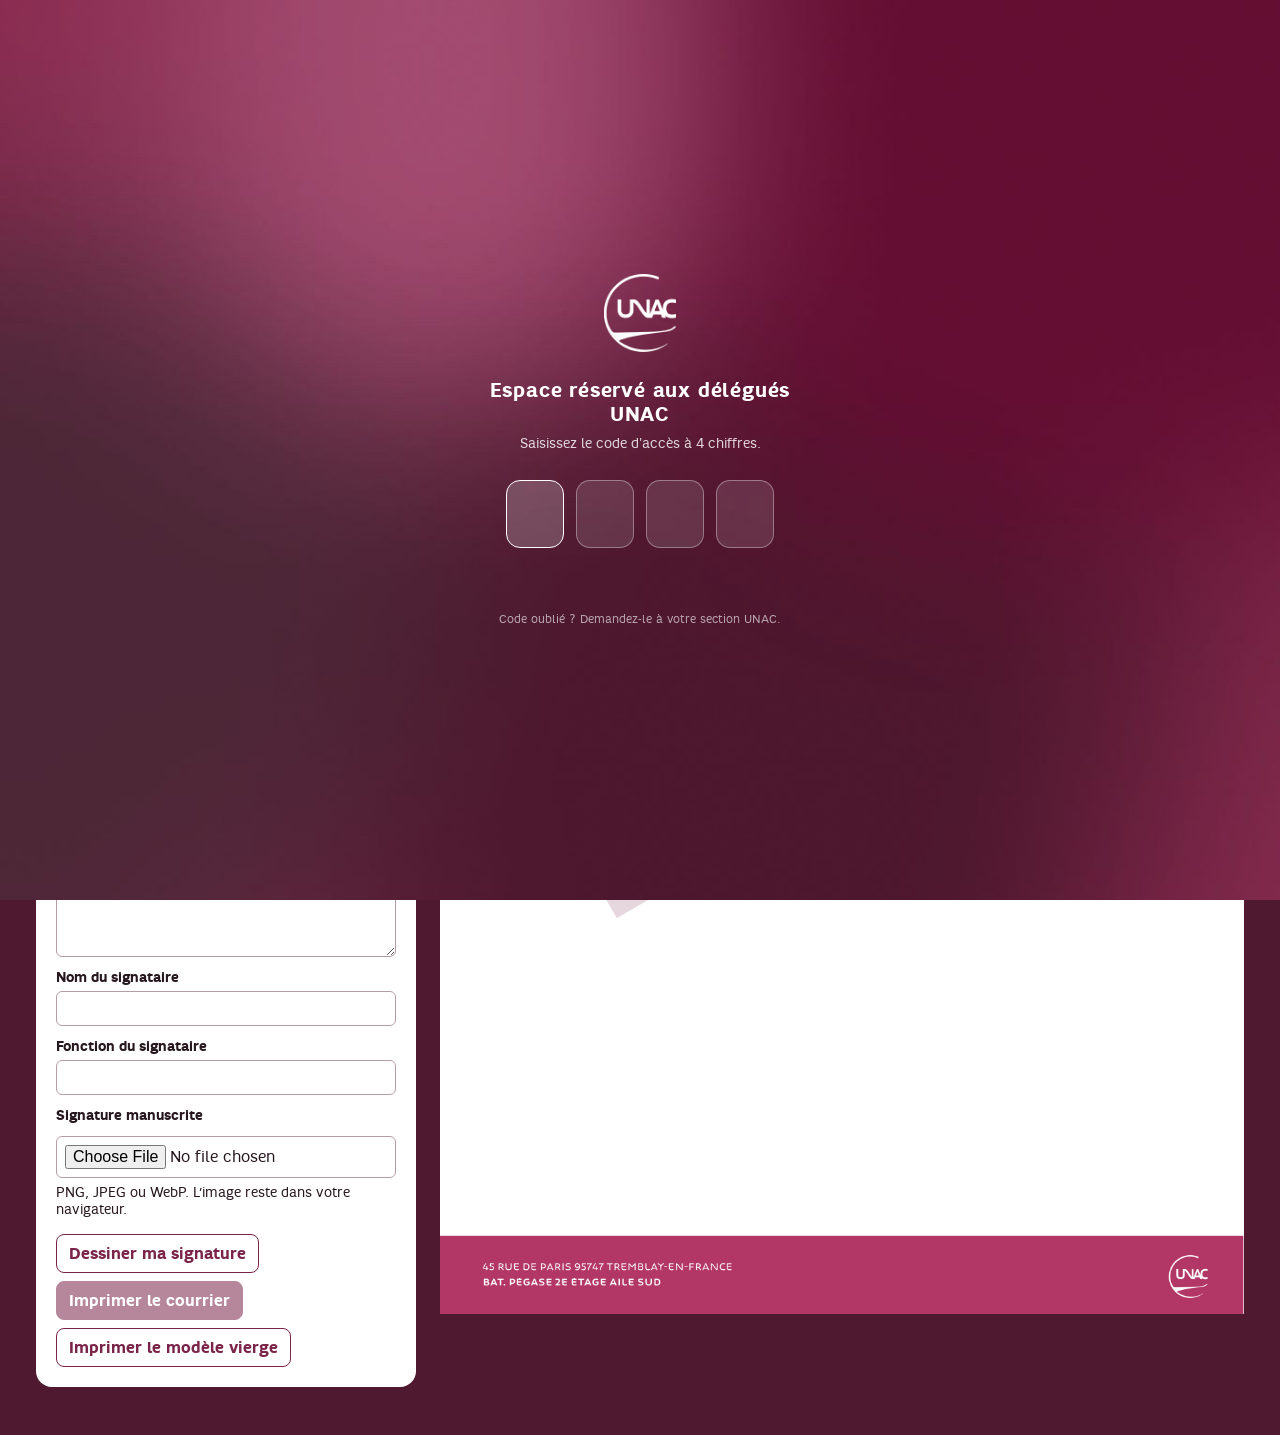
<file: papier-entete/index.html>
<!DOCTYPE html>
<html lang="fr">
<head>
<meta charset="utf-8">
<meta name="viewport" content="width=device-width, initial-scale=1">
<meta name="robots" content="noindex, nofollow">
<title>Papier à en-tête UNAC · Atelier UNAC</title>
<link rel="icon" href="../commun/icons-atelier/favicon.png">
<script src="../commun/acces.js"></script>
<link rel="stylesheet" href="papier.css?v=signature-dessinee">
<script src="papier.js?v=signature-lissee" defer></script>
<script src="import-courrier.js" defer></script>
</head>
<body>
<main class="atelier">
  <a class="retour" href="../#af">← Atelier UNAC</a>
  <h1>Papier à en-tête UNAC</h1>
  <div class="espace">
    <form class="editeur" autocomplete="off">
      <p>Renseignez les champs utiles ou imprimez le modèle vierge. Pour obtenir un PDF, choisissez « Enregistrer au format PDF » dans la fenêtre d’impression.</p>
      <section class="import-courrier" aria-labelledby="titre-import-courrier">
        <h2 id="titre-import-courrier">Importer un courrier</h2>
        <label for="fichier-courrier">Fichier Word (.docx) ou PDF avec texte sélectionnable</label>
        <input id="fichier-courrier" type="file" accept=".docx,.pdf" aria-describedby="aide-import-courrier">
        <p id="aide-import-courrier">Le texte s’ajoute au corps du courrier et reste modifiable. Le fichier reste dans votre navigateur.</p>
        <p id="etat-import-courrier" role="status" hidden></p>
      </section>
      <label>Destinataire<input data-champ="destinataire" maxlength="160"></label>
      <label>Fonction du destinataire<input data-champ="fonction" maxlength="160"></label>
      <label>Adresse du destinataire<textarea data-champ="adresse" rows="2" maxlength="500"></textarea></label>
      <div class="ligne">
        <label>Lieu<input data-champ="lieu" value="Roissy" maxlength="120"></label>
        <label>Date<input data-champ="date" type="date"></label>
      </div>
      <label>Objet<input data-champ="objet" maxlength="240"></label>
      <label>Corps du courrier<textarea data-champ="courrier" rows="9"></textarea></label>
      <label>Nom du signataire<input data-champ="signataire" maxlength="160"></label>
      <label>Fonction du signataire<input data-champ="mandat" maxlength="160"></label>
      <label for="fichier-signature">Signature manuscrite</label>
      <input id="fichier-signature" type="file" accept="image/png,image/jpeg,image/webp" aria-describedby="aide-signature">
      <p id="aide-signature">PNG, JPEG ou WebP. L’image reste dans votre navigateur.</p>
      <p id="erreur-signature" role="status" hidden></p>
      <div class="actions">
        <button type="button" id="dessiner-signature">Dessiner ma signature</button>
        <button type="button" id="retirer-signature" hidden>Retirer la signature</button>
        <button type="submit" disabled>Imprimer le courrier</button>
        <button type="button" id="modele-vierge">Imprimer le modèle vierge</button>
      </div>
    </form>
    <section class="apercu" aria-labelledby="titre-apercu">
      <h2 id="titre-apercu">Aperçu du courrier</h2>
      <p id="info-exemple">Exemple de mise en page. Votre courrier apparaîtra ici dès la première saisie.</p>
      <article class="papier">
        <div class="filigrane" aria-hidden="true" hidden><span>EXEMPLE</span></div>
        <header class="entete">
          <img src="entete-unac.png" width="1203" height="200" alt="UNAC · Union des navigants de l’aviation civile">
        </header>
        <table class="pagination" role="presentation">
          <thead aria-hidden="true"><tr><td></td></tr></thead>
          <tbody><tr><td class="lettre">
            <div class="coordonnees">
              <strong data-apercu="destinataire" hidden></strong>
              <em data-apercu="fonction" hidden></em>
              <div data-apercu="adresse" hidden></div>
              <div class="date-lettre" data-apercu="date-lettre" hidden></div>
            </div>
            <p class="objet" data-apercu="objet" hidden></p>
            <div class="courrier" data-apercu="courrier" hidden></div>
            <div class="signature">
              <strong data-apercu="signataire" hidden></strong>
              <em data-apercu="mandat" hidden></em>
              <img id="image-signature" alt="Signature manuscrite" hidden>
            </div>
          </td></tr></tbody>
          <tfoot aria-hidden="true"><tr><td></td></tr></tfoot>
        </table>
        <footer class="pied">
          <img src="pied-unac.png" width="1203" height="118" alt="UNAC · 45 rue de Paris, 95747 Tremblay-en-France · Bâtiment Pégase, 2e étage, aile Sud">
        </footer>
      </article>
    </section>
  </div>
</main>
<dialog id="dessin-signature" aria-labelledby="titre-dessin">
  <h2 id="titre-dessin">Dessiner ma signature</h2>
  <p id="aide-dessin">Signez avec la souris, le doigt ou un stylet.</p>
  <canvas width="900" height="300" aria-label="Zone de dessin de la signature" aria-describedby="aide-dessin"></canvas>
  <div class="actions">
    <button type="button" id="valider-dessin" disabled>Insérer la signature</button>
    <button type="button" id="effacer-dessin" disabled>Effacer le dessin</button>
    <button type="button" id="annuler-dessin">Annuler</button>
  </div>
</dialog>
</body>
</html>
</file>
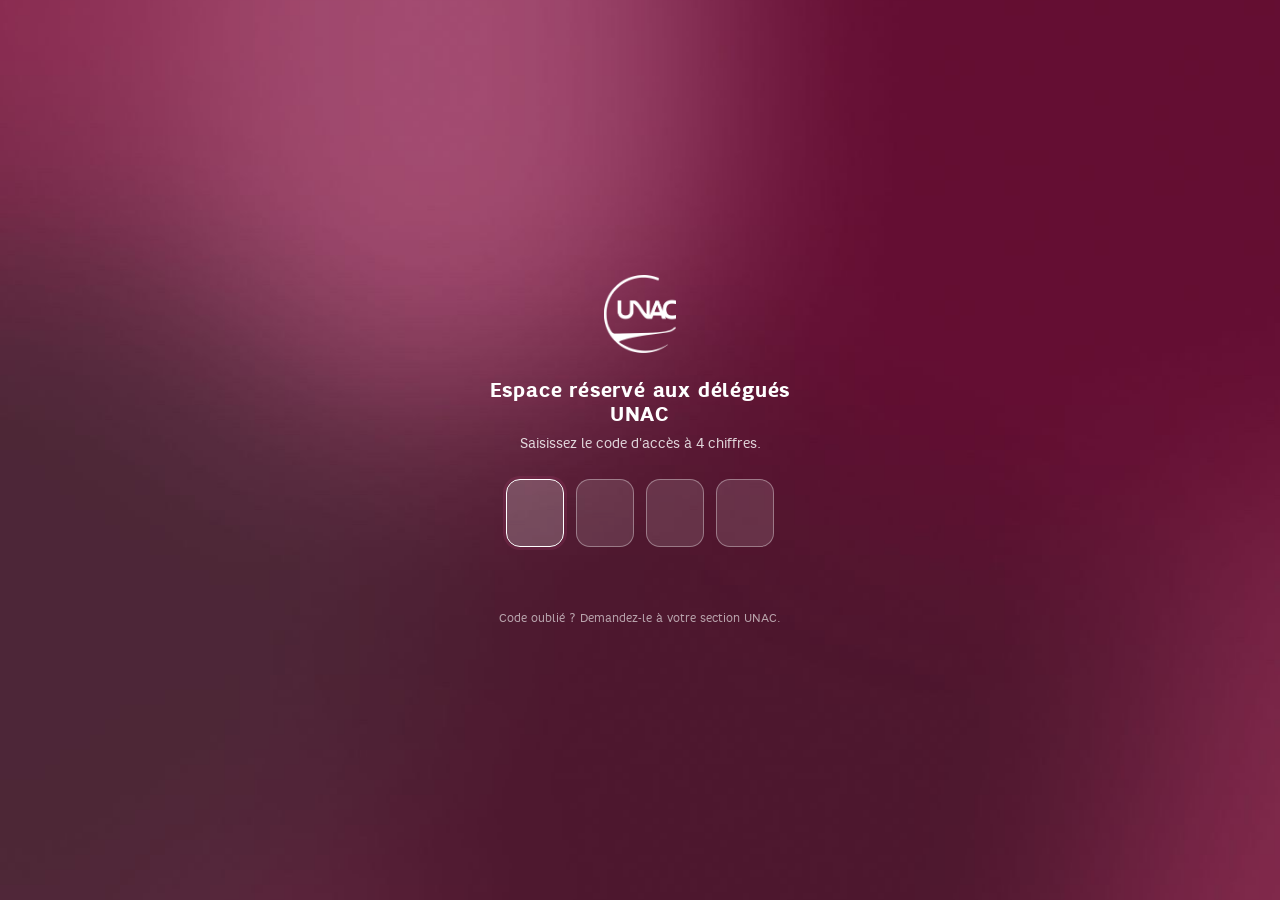
<file: test-hebergement/index.html>
<!DOCTYPE html>
<html lang="fr">
<head>
<meta charset="utf-8">
<meta name="viewport" content="width=device-width, initial-scale=1">
<meta name="robots" content="noindex, nofollow">
<title>Test d'un nouvel hébergement · Atelier UNAC</title>
<link rel="manifest" href="../manifest.webmanifest">
<link rel="icon" href="../commun/icons-atelier/favicon.png">
<link rel="apple-touch-icon" href="../commun/icons-atelier/apple-touch-icon.png">
<meta name="apple-mobile-web-app-title" content="Atelier UNAC">
<script src="../commun/section-partenaire.js"></script>
<script src="../commun/acces.js"></script>
<style>
  @font-face{font-family:"T1";src:url("../commun/polices/x1.woff2") format("woff2");font-weight:400;font-display:block}
  @font-face{font-family:"T1";src:url("../commun/polices/x2.woff2") format("woff2");font-weight:700 800;font-display:block}
  @font-face{font-family:"Novotype locale";src:local("Novotype Medium"),local("Novotype-Medium"),local("Novotype Regular"),local("Novotype-Regular");font-weight:700}
  :root{--ui-line:#e7dbe2;--ui-muted:#8b6f80;--ui-ink:#2b1225;--mag:#B33868}
  *{box-sizing:border-box;margin:0;padding:0}
  html,body{height:100%}
  body{font-family:"T1",Inter,system-ui,sans-serif;background:#f6f1f4;color:var(--ui-ink);display:flex;flex-direction:column;font-size:14px}
  button,input,textarea,select{font:inherit;color:inherit}
  .top{display:flex;align-items:center;gap:12px;padding:10px 18px;background:linear-gradient(100deg,#7a2a4e 0%,#5e1d3c 60%,#4f1530 100%);color:#fff;flex:none;flex-wrap:wrap}
  .top img.logo{height:34px;display:block}
  .top h1{font-size:16px;font-weight:700;line-height:1.15}
  .top h1 small{display:block;font-weight:400;font-size:11.5px;opacity:.75}
  .top .sp{flex:1}
  .top .format-social{width:auto;background:#fff;color:#7a1f48;font-weight:700}
  .btn{border:0;border-radius:9px;padding:9px 14px;font-weight:700;cursor:pointer;display:inline-flex;align-items:center;gap:7px;white-space:nowrap}
  .btn svg{width:16px;height:16px}
  .btn.pdf{background:#fff;color:#7a1f48}
  .btn.ghost{background:rgba(255,255,255,.14);color:#fff}
  .seg{display:flex;background:rgba(255,255,255,.14);border-radius:999px;padding:3px}
  .seg button{border:0;background:none;color:#fff;font-weight:700;font-size:12.5px;padding:7px 12px;border-radius:999px;cursor:pointer;opacity:.75}
  .seg button.on{background:#fff;color:#7a2a4e;opacity:1}
  .app{flex:1;display:grid;grid-template-columns:minmax(360px,500px) 1fr;min-height:0}
  .form{overflow:auto;padding:18px 18px 60px;border-right:1px solid var(--ui-line)}
  .preview{overflow:auto;background:#3a3036;padding:26px 20px 60px}
  .card{background:#fff;border:1px solid var(--ui-line);border-radius:14px;padding:14px;margin-bottom:12px}
  .card h2{font-size:12px;letter-spacing:.12em;text-transform:uppercase;color:#9b3e69;margin-bottom:10px;font-weight:700}
  label.f{display:block;font-size:12px;color:var(--ui-muted);margin:10px 0 4px}
  .card > label.f:first-of-type{margin-top:0}
  input[type=text],textarea,select{width:100%;border:1px solid var(--ui-line);border-radius:9px;padding:8px 10px;background:#fff;outline:none;font-size:14px}
  input:focus,textarea:focus,select:focus{border-color:#c8487f;box-shadow:0 0 0 3px rgba(200,72,127,.15)}
  textarea{resize:vertical;min-height:70px;line-height:1.4}
  .row{display:grid;grid-template-columns:1fr 1fr;gap:10px}
  .ville{font-size:12px;color:var(--ui-muted);margin-top:4px}
  .stars{display:flex;gap:4px}
  .stars button{border:1px solid var(--ui-line);background:#fff;border-radius:8px;width:38px;height:34px;cursor:pointer;font-size:18px;color:#ccc}
  .stars button.on{color:#F2A91D;border-color:#f3d9a2;background:#fff8e8}
  .photos{display:grid;grid-template-columns:repeat(3,1fr);gap:8px}
  .photos .ph{position:relative;aspect-ratio:1;border-radius:12px;overflow:hidden;background:#eee}
  .photos .ph img{width:100%;height:100%;object-fit:cover;display:block}
  .photos .ph button{position:absolute;top:4px;right:4px;border:0;border-radius:50%;width:24px;height:24px;background:rgba(0,0,0,.6);color:#fff;cursor:pointer}
  .photos .ph .mv{right:auto;left:4px}
  .photos label.add{aspect-ratio:1;border:2px dashed var(--ui-line);border-radius:12px;display:flex;align-items:center;justify-content:center;color:var(--ui-muted);cursor:pointer;text-align:center;font-size:12.5px;padding:6px}
  .hint{font-size:12px;color:var(--ui-muted);margin-top:8px;line-height:1.4}
  .chk{display:flex;gap:8px;align-items:center;font-size:13px;margin-top:10px}
  .toast{position:fixed;left:50%;bottom:24px;transform:translateX(-50%) translateY(20px);background:#2b1225;color:#fff;padding:11px 18px;border-radius:10px;font-size:14px;opacity:0;transition:.25s;pointer-events:none;z-index:99}
  .toast.on{opacity:1;transform:translateX(-50%)}
  .pwrap{margin:0 auto 22px;box-shadow:0 10px 34px rgba(0,0,0,.45);position:relative}
  .pwrap > .page{transform-origin:0 0;position:absolute;left:0;top:0}
  .pv-meta{color:#d9c9d2;text-align:center;font-size:12.5px;margin-bottom:12px}
  .modal{position:fixed;inset:0;background:rgba(30,6,20,.55);display:none;align-items:center;justify-content:center;z-index:80;padding:16px}
  .modal.on{display:flex}
  .mbox{background:#fff;border-radius:16px;width:min(860px,100%);max-height:92vh;display:flex;flex-direction:column;box-shadow:0 20px 60px rgba(0,0,0,.35)}
  .mhead{display:flex;align-items:center;justify-content:space-between;padding:14px 18px;border-bottom:1px solid var(--ui-line)}
  .mhead h3{font-size:16px}
  .mclose{border:0;background:none;font-size:24px;cursor:pointer;color:var(--ui-muted)}
  .mbody{overflow:auto;padding:16px 18px;flex:1}
  .mfoot{display:flex;justify-content:space-between;align-items:center;gap:8px;padding:12px 18px;border-top:1px solid var(--ui-line)}
  .mbtn{border:1px solid var(--ui-line);background:#fff;border-radius:9px;padding:9px 14px;font-weight:700;cursor:pointer}
  .mbtn.pri{background:#9b2f60;border-color:#9b2f60;color:#fff}
  .confirmation-export{position:fixed;inset:0;margin:auto;width:min(460px,calc(100% - 32px));border:0;border-radius:16px;color:var(--ui-ink);box-shadow:0 20px 60px #0005}
  .confirmation-export::backdrop{background:rgba(30,6,20,.55)}
  .confirmation-export .mfoot{flex-wrap:wrap;justify-content:flex-end}
  .confirmation-export .mfoot button:first-child{margin-right:auto}
  .confirmation-export ul{margin:0 0 12px;padding-left:20px;line-height:1.55}
  .rappel-surete{padding:12px 14px;border-left:4px solid var(--mag);border-radius:6px;background:#f8eef3;line-height:1.45}
  .rappel-surete h4{margin-bottom:6px;color:#78234a;font-size:14px}
  .rappel-surete p+p{margin-top:7px}
  .mintro{font-size:13.5px;color:#5d4252;line-height:1.45;margin-bottom:14px}
  .imgrid{display:grid;grid-template-columns:repeat(auto-fill,minmax(150px,1fr));gap:12px}
  .imgrid a{display:block;text-decoration:none;color:var(--ui-muted);font-size:12px;text-align:center}
  .imgrid img{width:100%;display:block;border-radius:8px;box-shadow:0 4px 14px rgba(40,0,25,.25);margin-bottom:6px}
  .tabs{display:none}
  .importbtn{width:100%;display:flex;gap:12px;align-items:center;text-align:left;border:0;cursor:pointer;margin-bottom:12px;padding:13px 14px;border-radius:14px;color:#fff;background:linear-gradient(100deg,#a8376a,#7a2a4e)}
  .importbtn svg{width:26px;height:26px;flex:none}
  .importbtn b{display:block;font-size:14.5px}
  .importbtn small{display:block;font-size:12px;opacity:.85;margin-top:2px}
  .formdl{display:flex;gap:10px;align-items:center;margin:-4px 0 12px;font-size:12.5px;color:#8b6f80;line-height:1.35;padding:0 4px}
  .formdl a{color:#7a2a4e;font-weight:700;white-space:nowrap}
  .page.exemple::after{content:"EXEMPLE";position:absolute;left:50%;top:50%;transform:translate(-50%,-50%) rotate(-28deg);font-size:190px;font-weight:800;letter-spacing:.08em;color:rgba(122,42,78,.10);pointer-events:none;white-space:nowrap}
  .pv-meta .ex{display:inline-block;background:#F7D160;color:#4f1a30;font-weight:700;border-radius:999px;padding:3px 10px;margin-right:6px}
  .drop{display:flex;flex-direction:column;align-items:center;gap:4px;border:2px dashed var(--ui-line);border-radius:14px;padding:22px;cursor:pointer;text-align:center;color:var(--ui-muted)}
  .drop b{color:#7a2a4e;font-size:15px}
  .drop.over{border-color:#c8487f;background:#fdf3f7}
  .ires{margin-top:14px;border:1px solid var(--ui-line);border-radius:12px;overflow:hidden}
  .ires div{display:grid;grid-template-columns:120px 1fr;gap:10px;padding:8px 12px;border-top:1px solid var(--ui-line);font-size:13px}
  .ires div:first-child{border-top:0}
  .ires div > span:first-child{color:var(--ui-muted);font-weight:700}
  .ires .vide{color:#b4552a}
  .ires pre{white-space:pre-wrap;font:inherit;margin:0}
  @media (max-width:900px){
    .app{display:block;overflow:auto}
    .form{border-right:0;padding-bottom:20px}
    .preview{padding:18px 10px 40px}
    .top h1 small{display:none}
    .lg{display:none}
  }

  /* ===== LE VISUEL 1080 × 1768 (maquette Figma) ===== */
  .page{width:1080px;height:1768px;position:relative;overflow:hidden;background:#D5D5D5;color:#222;font-family:"T1",Inter,system-ui,sans-serif;--k:1}
  .page .mois{position:absolute;left:61px;top:76px;font-size:15.5px;letter-spacing:.09em;text-transform:uppercase;line-height:1}
  .page .logo{position:absolute;left:938px;top:41px;width:88px}
  .page .logo.hop{left:916px;top:34px;width:116px}
  .page .t-test{position:absolute;left:61px;top:139.6px;height:18px}
  .page .t-nouvel{position:absolute;left:61.25px;top:162.83px;height:31.46px}
  .page img.mois{position:absolute;left:61.5px;top:75.85px;height:16.08px}
  .page .band img.v{display:block;height:31.90px;margin:-3.27px 0 0 -.5px;max-width:none}
  .page .big{position:absolute;left:63px;top:238px;height:58px;display:flex;align-items:flex-start}
  .page .big img{height:58px;display:block}
  .page .echo-lc{position:absolute;left:61px;top:237px;width:387px;height:51px}
  .page .echo-mc{left:61px;top:237px;height:51px}
  .page .echo-mc img{height:51px;max-width:none}
  .page .echo-mc .c-repete{position:absolute;top:0;overflow:hidden;height:51px}
  .page .echo-mc .c-repete img{position:absolute;top:0;right:0}
  .page .band{position:absolute;left:0;right:0;top:287.5px;height:107.5px;background:var(--mag);color:#fff;padding:22px 0 0 61px}
  .page .band .v{font-size:31px;font-weight:700;text-transform:uppercase;letter-spacing:.02em;line-height:1.05;max-width:700px;white-space:nowrap;overflow:hidden;text-overflow:ellipsis}
  .page .band .h{font-size:22px;margin-top:9px;display:flex;align-items:center;gap:10px;max-width:700px;white-space:nowrap}
  .page.af .band .v{font-size:27px;letter-spacing:0}
  .page.af .band img.v{height:29px}
  .page.af .band .h{position:absolute;top:58px;left:61px;margin:0;font-size:20px}
  .page .band .h .masque{display:inline-block;width:240px;height:20px;border-radius:5px;background:linear-gradient(90deg,rgba(255,255,255,.3),rgba(255,255,255,.65) 30%,rgba(255,255,255,.45) 60%,rgba(255,255,255,.6));filter:blur(2px)}
  .page .avis{position:absolute;left:806.7px;top:240.6px;width:226.4px}
  .page .note{position:absolute;left:895px;top:323px;display:flex;gap:4px}
  .page .note svg{width:17px;height:17px}
  .page .corps{position:absolute;left:60px;right:46px;top:432px;bottom:44px;display:flex;flex-direction:column;justify-content:space-between;gap:calc(var(--k)*34px)}
  .page.mesure .corps{bottom:auto}
  .page .secs{display:grid;grid-template-columns:1fr 1fr;column-gap:56px;row-gap:calc(var(--k)*30px)}
  .page .sec .pill{display:inline-flex;align-items:center;gap:10px;background:var(--mag);color:#fff;border-radius:12px;height:38px;padding:0 16px 0 13px;font-weight:700;font-size:17px}
  .page .sec .pill svg{width:22px;height:22px}
  .page .sec p{margin-top:calc(var(--k)*14px);font-size:calc(var(--k)*22px);line-height:1.4;white-space:pre-wrap}
  .page .sec p b{font-weight:700}
  .page .phs{display:grid;grid-template-columns:repeat(3,var(--ph));gap:27px 27px;justify-content:start;--ph:calc(min(1, var(--k)) * 304px)}
  .page .phs div{width:var(--ph);height:var(--ph);border-radius:calc(var(--ph)*.23);overflow:hidden;background:#949494}
  .page .phs img{width:100%;height:100%;object-fit:cover;display:block}
  .page .bilan .bt{display:flex;align-items:flex-end;gap:12px;height:18.3px;margin-left:9px}
  .page .bilan .bt img{height:18.3px;display:block}
  .page .bilan p{margin:calc(var(--k)*16px) 0 0 9px;font-size:calc(var(--k)*23px);line-height:1.42;white-space:pre-wrap}
  .page.af .sec p,.page.af .bilan p{font-size:min(16px, calc(var(--k)*17px))}
  .page .bilan p b{font-weight:700;color:var(--mag)}

  .page.social{height:1350px;display:flex;flex-direction:column;padding:245px 61px 60px}
  .social .social-titre{margin:0 0 30px;color:var(--mag);font-size:48px;line-height:1.1}
  .social .social-titre .pill{height:auto;min-height:64px;padding:10px 24px;gap:14px;font-size:39px;border-radius:18px}
  .social .social-titre .pill svg{width:36px;height:36px}
  .social .social-titre-bilan{display:flex;align-items:flex-end;gap:15px}
  .social .social-titre-bilan img{height:42px}
  .social .social-texte{flex:1;min-height:0;font-size:34px;line-height:1.4;white-space:pre-wrap;overflow-wrap:anywhere}
  .social .social-texte b{color:var(--mag)}
  .social.couverture .t-test{top:216px;height:30px}
  .social.couverture .t-nouvel{top:258px;height:53px}
  .social.couverture .echo-lc{top:558px}
  .social.couverture .big{transform:translateY(320px)}
  .social.couverture{--haut-bandeau:608px}
  .social.couverture .social-destination{position:absolute;inset:var(--haut-bandeau) 0 auto;height:278px;display:flex;flex-direction:column;
    justify-content:center;padding:22px 360px 22px 61px;background:var(--mag);color:#fff;overflow-wrap:anywhere}
  .social-destination strong{font-family:"Novotype locale",Novotype,T1,Inter,system-ui,sans-serif;font-size:68px;line-height:1.06;text-transform:uppercase;display:-webkit-box;-webkit-line-clamp:2;-webkit-box-orient:vertical;overflow:hidden}
  .social-destination img{display:block;width:auto;height:90px;max-width:100%;align-self:flex-start;object-fit:contain;object-position:left center}
  .social-hotel{font-size:34px;line-height:1.15;margin-top:12px;display:-webkit-box;-webkit-line-clamp:2;-webkit-box-orient:vertical;overflow:hidden}
  /* À 281 px de large, le raccord gris/rose de la bulle se trouve 59 px sous son bord supérieur. */
  .social.couverture .avis{left:738px;top:calc(var(--haut-bandeau) - 59px);width:281px}
  .social.couverture .note{left:846px;top:calc(var(--haut-bandeau) + 44px)}
  .social.couverture .note svg{width:22px;height:22px}
  .social .social-photos{display:grid;grid-template-columns:repeat(2,minmax(0,1fr));gap:20px;width:100%;max-width:880px;margin-inline:auto}
  .social .social-photos.seule{grid-template-columns:1fr}
  .social .social-photos.dense{grid-template-columns:repeat(3,minmax(0,1fr))}
  .social .social-position{position:absolute;right:61px;bottom:14px;display:flex;align-items:center;gap:10px;
    margin:0;padding:8px 14px;border-radius:999px;background:var(--mag);color:#fff;font-size:20px;line-height:1;font-variant-numeric:tabular-nums}
  .social-position .progression{width:54px;height:4px;border-radius:999px;background:color-mix(in srgb,currentColor 36%,transparent);position:relative}
  .social-position .progression::after{content:"";position:absolute;inset:0 auto 0 0;width:var(--avance);border-radius:inherit;background:currentColor}
  .social-position strong{font-size:24px}
  .social-photos div{aspect-ratio:1;border-radius:22%;overflow:hidden;background:#949494}
  .social-photos img{display:block;width:100%;height:100%;object-fit:cover}

</style>
</head>
<body>
<div class="top">
  <a href="../" title="Retour à l'Atelier"><img class="logo" src="../commun/img/logo-unac-blanc.png" alt="UNAC"></a>
  <h1 id="h1">Test d'un nouvel hébergement<small>Post Facebook / Instagram · commission hébergement</small></h1>
  <div class="sp"></div>
  <div class="seg" id="vers" title="Version"><button data-v="adherents" class="on">Adhérents</button><button data-v="public">Public</button></div>
  <select class="format-social" id="formatVisuel" aria-label="Format du visuel">
    <option value="complet">Visuel complet</option>
    <option value="carrousel">Carrousel 4:5</option>
  </select>
  <button class="btn ghost" id="resetBtn"><svg viewBox="0 0 24 24" fill="none" stroke="currentColor" stroke-width="2.2" stroke-linecap="round" stroke-linejoin="round"><path d="M3 12a9 9 0 1 0 3-6.7"/><path d="M3 4v5h5"/></svg><span class="lg">Recommencer</span></button>
  <button class="btn pdf" id="imgBtn"><svg viewBox="0 0 24 24" fill="none" stroke="currentColor" stroke-width="2.2" stroke-linecap="round" stroke-linejoin="round"><path d="M12 3v12"/><path d="m7 10 5 5 5-5"/><path d="M5 21h14"/></svg>Télécharger</button>
</div>
<div class="app">
  <div class="form" id="form"></div>
  <div class="preview"><div class="pv-meta" id="pvMeta"></div><div id="pages"></div></div>
</div>
<div class="toast" id="toast"></div>
<div class="modal" id="impModal"><div class="mbox" role="dialog" aria-modal="true">
  <div class="mhead"><h3>Importer le compte rendu du test</h3><button class="mclose" data-x aria-label="Fermer">×</button></div>
  <div class="mbody" id="impBody">
    <p class="mintro">Déposez le compte rendu du test (PDF, Word ou texte) ou collez-le ci-dessous. L'outil repère l'escale, l'hôtel, la note et range le texte dans <b>Localisation, Restauration, Chambre, Facilités</b> et <b>Bilan</b> grâce aux titres du document. La mise en page s'ajuste ensuite toute seule. Rien ne quitte l'appareil.</p>
    <p class="mintro" style="margin-top:-6px">📄 Pour un import sans retouche, faites remplir le <a href="${FORMULAIRE}" download><b>formulaire PDF du délégué testeur</b></a>.</p>
    <label class="drop" id="drop"><input type="file" id="impFile" accept=".pdf,.docx,.txt,.md,text/plain,application/pdf" hidden><b>Choisir un fichier</b><span>ou le glisser ici · PDF, Word (.docx), texte</span></label>
    <label class="f" style="margin-top:14px">… ou coller le texte</label>
    <textarea id="impTxt" rows="7" placeholder="Escale : JNB&#10;Hôtel : …&#10;Note : 4/5&#10;Localisation : …&#10;Restauration : …&#10;Chambre : …&#10;Facilités : …&#10;Bilan : …"></textarea>
    <div id="impRes"></div>
  </div>
  <div class="mfoot"><button class="mbtn" id="impAnalyse">Analyser le texte collé</button><button class="mbtn pri" id="impOk" disabled>Appliquer au visuel</button></div>
</div></div>

<dialog class="confirmation-export" id="confirmationExport" aria-labelledby="titreConfirmationExport">
  <form method="dialog">
    <div class="mhead"><h3 id="titreConfirmationExport">Confirmer la version à télécharger</h3></div>
    <div class="mbody">
      <p class="mintro" id="versionApercu"></p>
      <ul>
        <li><strong>Adhérents</strong> · Le nom de l’hôtel est visible.</li>
        <li><strong>Public</strong> · Le nom de l’hôtel est masqué dans le bandeau ou sur la couverture.</li>
      </ul>
      <aside class="rappel-surete" aria-labelledby="titreRappelSurete">
        <h4 id="titreRappelSurete">Rappel de sûreté</h4>
        <p>Vérifiez que le texte et les photos sont adaptés au public choisi. Pour une diffusion publique, retirez les éléments qui identifient l’hôtel ou révèlent les habitudes de l’équipage.</p>
        <p>Vérifiez notamment les noms, logos, façades et vues reconnaissables, ainsi que les adresses, plans, horaires ou trajets de transfert de l’équipage.</p>
      </aside>
    </div>
    <div class="mfoot">
      <button class="mbtn" value="annuler" autofocus>Annuler</button>
      <button class="mbtn" value="adherents">Adhérents</button>
      <button class="mbtn pri" value="public">Public</button>
    </div>
  </form>
</dialog>

<script src="../commun/escales.js"></script>
<script>
"use strict";
const $ = s => document.querySelector(s);
const esc = s => String(s ?? "").replace(/[&<>"]/g, c => ({"&":"&amp;","<":"&lt;",">":"&gt;",'"':"&quot;"}[c]));
const riche = s => esc(s).replace(/\*\*(.+?)\*\*/g, "<b>$1</b>");
function toast(m){ const t = $("#toast"); t.textContent = m; t.classList.add("on"); clearTimeout(t._t); t._t = setTimeout(() => t.classList.remove("on"), 2600); }
const MOIS = ["janvier","février","mars","avril","mai","juin","juillet","août","septembre","octobre","novembre","décembre"];
const moisLabel = m => { const [y,mm] = m.split("-"); return MOIS[+mm-1] + " " + y; };
const TITRE_MC = {src:"img/titre-mc.png", largeur:248, hauteur:122, debutC:149};
const STAR = c => `<svg viewBox="0 0 24 24"><path d="M12 2.6l2.9 6 6.6.9-4.8 4.6 1.2 6.5L12 17.5l-5.9 3.1 1.2-6.5L2.5 9.5l6.6-.9z" fill="${c}"/></svg>`;
const IC = {
  loc:`<svg viewBox="0 0 24 24" fill="#fff"><path d="M12 2a7 7 0 0 0-7 7c0 5.2 7 13 7 13s7-7.8 7-13a7 7 0 0 0-7-7Zm0 9.6A2.6 2.6 0 1 1 12 6.4a2.6 2.6 0 0 1 0 5.2Z"/></svg>`,
  resto:`<svg viewBox="0 0 24 24" fill="#fff"><path d="M6 2h1.6v6.2h1.2V2h1.6v6.2h1.2V2H13v7.4a2.8 2.8 0 0 1-2.4 2.8V22H8.4v-9.8A2.8 2.8 0 0 1 6 9.4Zm11.2 0c1.8 0 3 2.3 3 5.6 0 2.4-1 4-2.2 4.5V22h-2.2V2.3a3 3 0 0 1 1.4-.3Z"/></svg>`,
  chambre:`<svg viewBox="0 0 24 24" fill="none" stroke="#fff" stroke-width="2" stroke-linecap="round" stroke-linejoin="round"><path d="M3 19v-8.5A1.5 1.5 0 0 1 4.5 9h15a1.5 1.5 0 0 1 1.5 1.5V19M3 15h18M5.5 9V6.5A1.5 1.5 0 0 1 7 5h10a1.5 1.5 0 0 1 1.5 1.5V9M8.5 9V7.5h7V9"/></svg>`,
  fac:`<svg viewBox="0 0 24 24" fill="none" stroke="#fff" stroke-width="2" stroke-linecap="round"><path d="M2.5 9a14 14 0 0 1 19 0M5.5 12.3a9.5 9.5 0 0 1 13 0M8.6 15.5a5 5 0 0 1 6.8 0"/><circle cx="12" cy="19" r="1.4" fill="#fff" stroke="none"/></svg>`
};
const SECTIONS = [["loc","Localisation","Quartier, distance de l'aéroport, transport, sécurité aux abords…"],["resto","Restauration","Petit-déjeuner, horaires, room service, restaurants autour…"],["chambre","Chambre","Taille, literie, calme, propreté, occultation, climatisation…"],["fac","Facilités","Wifi, salle de sport, piscine, blanchisserie, réception 24h/24…"]];
const HOP = new URLSearchParams(location.search).get("section") === "hop";
// HOP! : réseau France / Europe, escales cherchées dans tout le référentiel
const refVille = (t, c) => { for(const tt of (HOP ? ["MC","LC"] : [t])) for(const z of (ESCALES[tt]||[])) if(z.escales[c]) return z.escales[c]; return ""; };
const RESEAUX = HOP ? ["France","Europe"] : ["LC","MC"];
const FORMULAIRE = HOP ? "formulaire-test-hebergement-hop.pdf" : "formulaire-test-hebergement.pdf";

/* ---------- État ---------- */
const KEY = HOP ? "testhebhop:courant" : "testheb:courant";
let VERSION = "adherents";
const now = new Date();
function blank(){ return {type:RESEAUX[0], mois:`${now.getFullYear()}-${String(now.getMonth()+1).padStart(2,"0")}`, code:"", ville:"", hotel:"", note:0, loc:"", resto:"", chambre:"", fac:"", photos:[], bilan:""}; }
let S; try{ S = Object.assign(blank(), JSON.parse(localStorage.getItem(KEY) || "{}")); }catch(e){ S = blank(); }
function save(){ try{ localStorage.setItem(KEY, JSON.stringify(S)); }catch(e){ toast("Mémoire pleine : retirez une photo"); } }
let pvT; function changed(form){ save(); if(form) renderForm(); clearTimeout(pvT); pvT = setTimeout(renderPreview, 200); }
const villeAff = () => (S.ville || refVille(S.type, S.code) || S.code || "").trim();

/* ---------- Formulaire ---------- */
function moisOptions(){
  let o = ""; for(let k = -6; k <= 3; k++){ const d = new Date(now.getFullYear(), now.getMonth()+k, 1); const v = `${d.getFullYear()}-${String(d.getMonth()+1).padStart(2,"0")}`;
    o += `<option value="${v}" ${v===S.mois?"selected":""}>${MOIS[d.getMonth()].replace(/^./, c => c.toUpperCase())} ${d.getFullYear()}</option>`; }
  if(!o.includes(`value="${S.mois}"`)){ const [y,m] = S.mois.split("-"); o = `<option value="${S.mois}" selected>${MOIS[+m-1].replace(/^./, c => c.toUpperCase())} ${y}</option>` + o; }
  return o;
}
function renderForm(){
  const rv = refVille(S.type, S.code);
  $("#form").innerHTML = `
  <button class="importbtn" id="impBtn"><svg viewBox="0 0 24 24" fill="none" stroke="currentColor" stroke-width="2" stroke-linecap="round" stroke-linejoin="round"><path d="M14 3H7a2 2 0 0 0-2 2v14a2 2 0 0 0 2 2h10a2 2 0 0 0 2-2V8z"/><path d="M14 3v5h5"/><path d="M12 18v-6M9 14l3-3 3 3"/></svg><span><b>Importer le compte rendu du test</b><small>Formulaire du délégué testeur, PDF, Word ou texte collé : les rubriques sont remplies automatiquement</small></span></button>
  <div class="formdl">Pas encore de compte rendu ? Faites remplir le formulaire du délégué testeur. <a href="${FORMULAIRE}" download>Télécharger le PDF</a></div>
  <div class="card"><h2>Le test</h2>
    <div class="row"><div><label class="f">Réseau</label><select data-k="type">${RESEAUX.map(r => `<option ${S.type===r?"selected":""}>${r}</option>`).join("")}</select></div>
    <div><label class="f">Mois</label><select data-k="mois">${moisOptions()}</select></div></div>
    <div class="row"><div><label class="f">Escale (trigramme)</label><input type="text" data-k="code" maxlength="4" value="${esc(S.code)}" placeholder="${HOP ? "ex. NCE" : "ex. JNB"}" autocapitalize="characters"><div class="ville" id="villeRef">${rv ? esc(rv) : (S.code.length >= 3 ? "hors référentiel : saisissez la ville" : "")}</div></div>
    <div><label class="f">Ville affichée</label><input type="text" data-k="ville" value="${esc(S.ville)}" placeholder="${esc(rv || "Ville")}"></div></div>
    <label class="f">Nom de l'hôtel</label><input type="text" data-k="hotel" value="${esc(S.hotel)}" placeholder="masqué dans la version publique">
    <label class="f">Note donnée par les délégués</label><div class="stars">${[1,2,3,4,5].map(n => `<button data-note="${n}" class="${S.note>=n?"on":""}">★</button>`).join("")}<button data-note="0" title="Aucune note" style="width:auto;padding:0 10px;font-size:12px;color:#8b6f80">aucune</button></div>
  </div>
  <div class="card"><h2>Les constats</h2>
    ${SECTIONS.map(([k,n,ph]) => `<label class="f">${n}</label><textarea data-k="${k}" rows="3" placeholder="${ph}">${esc(S[k])}</textarea>`).join("")}
    <p class="hint"><code>**texte**</code> pour mettre en gras. Une rubrique vide n'apparaît pas sur le visuel.</p>
  </div>
  <div class="card"><h2>Photos (6 maximum)</h2>
    <div class="photos">${S.photos.map((p,i) => `<div class="ph"><img src="${p}" alt="">${i ? `<button class="mv" data-mv="${i}" title="Avancer">←</button>` : ""}<button data-del="${i}" title="Retirer">×</button></div>`).join("")}
      ${S.photos.length < 6 ? `<label class="add">+ Ajouter des photos<input type="file" id="fPh" accept="image/*" multiple hidden></label>` : ""}</div>
    <p class="hint">Évitez les photos où l'on reconnaît l'hôtel (façade, enseigne, logo) si le visuel doit être public.</p>
  </div>
  <div class="card"><h2>Bilan du test</h2>
    <textarea data-k="bilan" rows="4" placeholder="Avis global des délégués et suite donnée : hôtel retenu, réserves, points à corriger…">${esc(S.bilan)}</textarea>
  </div>`;
}
$("#form").addEventListener("input", e => {
  const k = e.target.dataset.k; if(!k) return;
  let v = e.target.value;
  if(k === "code"){ v = v.toUpperCase().replace(/[^A-Z0-9]/g,""); e.target.value = v; S.code = v; const rv = refVille(S.type, v); $("#villeRef").textContent = rv || (v.length >= 3 ? "hors référentiel : saisissez la ville" : ""); e.target.closest(".row").querySelector('[data-k="ville"]').placeholder = rv || "Ville"; return changed(false); }
  S[k] = v; changed(k === "type");
});
$("#form").addEventListener("click", e => {
  const n = e.target.closest("[data-note]"); if(n){ S.note = +n.dataset.note; return changed(true); }
  const d = e.target.closest("[data-del]"); if(d){ S.photos.splice(+d.dataset.del, 1); return changed(true); }
  const m = e.target.closest("[data-mv]"); if(m){ const i = +m.dataset.mv; [S.photos[i-1], S.photos[i]] = [S.photos[i], S.photos[i-1]]; return changed(true); }
});
$("#form").addEventListener("change", async e => {
  if(e.target.id !== "fPh") return;
  const files = [...e.target.files].slice(0, 6 - S.photos.length);
  for(const f of files) S.photos.push(await reduire(f));
  changed(true);
});
function reduire(f){ return new Promise(ok => { const im = new Image(); im.onload = () => { const n = 640, c = document.createElement("canvas"), s = Math.min(im.width, im.height); c.width = c.height = n;
  c.getContext("2d").drawImage(im, (im.width-s)/2, (im.height-s)/2, s, s, 0, 0, n, n); URL.revokeObjectURL(im.src); ok(c.toDataURL("image/jpeg", .82)); }; im.src = URL.createObjectURL(f); }); }

/* ---------- Visuel ---------- */
function echo(){
  if(HOP){ // logo HOP! et écho de son point d'exclamation (comme le « C » de LC / MC)
    const H = 50, k = H/199, W = 700*k, x0 = 524*k, we = 176*k, step = we*0.62;
    const g = [0.34,0.24,0.16,0.1,0.065,0.04].map((o,i) => `<img src="img/hop-excl.png" style="position:absolute;left:${(x0 + step*(i+1)).toFixed(1)}px;top:0;height:${H}px;opacity:${o}" alt="">`).reverse().join("");
    return `<div class="big" style="width:${(x0 + we + step*6).toFixed(0)}px;top:${238 + 58 - H - 4}px">${g}<img src="img/hop-mag.png" style="position:relative;height:${H}px" alt="HOP!"></div>`;
  }
  if(S.type === "LC") return `<img class="echo-lc" src="echo-lc-yanis.png" alt="LC">`;
  const {src, largeur, hauteur, debutC} = TITRE_MC;
  const echelle = 51 / hauteur;
  const gaucheC = debutC * echelle;
  const largeurC = (largeur - debutC) * echelle;
  const repetitions = [0.34, 0.24, 0.16, 0.10, 0.065, 0.04].map((opacite, i) =>
    `<span class="c-repete" style="left:${gaucheC + 55 * (i + 1)}px;width:${largeurC}px;opacity:${opacite}" aria-hidden="true"><img src="${src}" alt=""></span>`
  ).reverse().join("");
  return `<div class="big echo-mc">${repetitions}<img src="${src}" style="position:relative" alt="MC"></div>`;
}
function identiteVisuel(){
  return `
    ${+S.mois.slice(0,4) >= 2025 && +S.mois.slice(0,4) <= 2030 ? `<img class="mois" src="img/nv/m-${S.mois}.svg" alt="${esc(moisLabel(S.mois))}">` : `<div class="mois">${esc(moisLabel(S.mois))}</div>`}
    <img class="logo${HOP ? " hop" : ""}" src="${HOP ? "../commun/img/logo-unac-hop-couleur.png" : "img/logo-unac.png"}" alt="UNAC">
    <img class="t-test" src="img/test.svg" alt="Test d'un">
    <img class="t-nouvel" src="img/nouvel.svg" alt="nouvel hébergement">
  `;
}
function imageVille(){
  return !S.ville.trim() && S.code && refVille(S.type, S.code) ? `img/nv/e-${esc(S.code)}.svg` : "";
}
function pageHTML(){
  const nom = S.hotel.trim(), secs = SECTIONS.filter(([k]) => S[k].trim());
  return `<section class="page${HOP ? "" : " af"}">
    ${identiteVisuel()}
    ${echo()}
    <div class="band">${imageVille() ? `<img class="v" src="${imageVille()}" alt="${esc(villeAff())}">` : `<div class="v">${esc(villeAff() || "Escale")}</div>`}${nom ? `<div class="h">${VERSION === "public" ? `<span class="masque"></span>` : esc(nom)}</div>` : ""}</div>
    <img class="avis" src="img/avis.png" alt="">
    ${S.note ? `<div class="note">${[1,2,3,4,5].map(n => STAR(n <= S.note ? "#F2A91D" : "#E3E3E3")).join("")}</div>` : ""}
    <div class="corps">
      ${secs.length ? `<div class="secs">${secs.map(([k,n]) => `<div class="sec"><span class="pill">${IC[k]}${n}</span><p>${riche(S[k].trim())}</p></div>`).join("")}</div>` : ""}
      ${S.photos.length ? `<div class="phs">${S.photos.map(p => p === "#" ? `<div></div>` : `<div><img src="${p}" alt=""></div>`).join("")}</div>` : ""}
      ${S.bilan.trim() ? `<div class="bilan"><div class="bt"><img src="img/bilan.svg" alt="Bilan"><img src="img/dutest.svg" alt="du test"></div><p>${riche(S.bilan.trim())}</p></div>` : ""}
    </div>
  </section>`;
}
function ajuste(p){
  const c = p.querySelector(".corps"); p.classList.add("mesure");
  const fits = () => { const last = c.lastElementChild; if(!last) return true; return last.getBoundingClientRect().bottom - p.getBoundingClientRect().top <= 1768 - 44 - 12; };
  let lo = 0.5, hi = 1.35; p.style.setProperty("--k", hi);
  if(!fits()){ for(let i = 0; i < 14; i++){ const m = (lo+hi)/2; p.style.setProperty("--k", m); if(fits()) lo = m; else hi = m; } p.style.setProperty("--k", lo); }
  p.classList.remove("mesure"); return +p.style.getPropertyValue("--k");
}
// Document vide : on montre un exemple de rendu (filigrane « EXEMPLE »), pour savoir à quoi s'attendre
const EXEMPLE = {type:"LC", code:"JNB", ville:"", hotel:"Nom de l'hôtel testé", note:4,
  loc:"Quartier, temps de transfert depuis l'aéroport, transports, **sécurité aux abords**.",
  resto:"Horaires du **petit-déjeuner**, restaurant, room service, possibilités autour de l'hôtel.",
  chambre:"Taille, **literie**, calme, propreté, occultation, climatisation.",
  fac:"Wifi, salle de sport, piscine, blanchisserie, réception 24h/24.",
  photos:["#","#","#","#","#","#"],
  bilan:"Avis global des délégués : **hôtel retenu ou non**, réserves éventuelles et suite donnée par la commission."};
const estVide = () => !(S.code || S.ville || S.hotel || S.note || S.loc || S.resto || S.chambre || S.fac || S.bilan || S.photos.length);
function diapositive(classe = ""){
  const gabarit = document.createElement("template");
  gabarit.innerHTML = `<section class="page social ${classe}">${identiteVisuel()}</section>`;
  return gabarit.content.firstElementChild;
}

function apercuCarrousel(box, exemple){
  const couverture = diapositive("couverture");
  const hotel = VERSION === "adherents" && S.hotel.trim();
  couverture.insertAdjacentHTML("beforeend", `${echo()}
    <div class="social-destination">${imageVille() ? `<img src="${imageVille()}" alt="${esc(villeAff())}">` : `<strong>${esc(villeAff() || "Escale")}</strong>`}
      ${hotel ? `<div class="social-hotel">${esc(hotel)}</div>` : ""}
    </div>
    <img class="avis" src="img/avis.png" alt="">
    ${S.note ? `<div class="note" role="img" aria-label="Note : ${S.note} sur 5">${[1,2,3,4,5].map(n=>STAR(n<=S.note?"#F2A91D":"#E3E3E3")).join("")}</div>` : ""}`);


  function ajouter(page){
    const w = document.createElement("div");
    w.className = "pwrap";
    if(exemple) page.classList.add("exemple");
    w.append(page);
    box.append(w);
  }

  function ajouterTexte(titre, texte){
    // Conserver le gras même lorsqu’un paragraphe se poursuit sur une autre carte.
    const mots = texte.split(/(\*\*.+?\*\*)/g).flatMap((partie, i) => {
      const fragment = i % 2 ? partie.slice(2, -2) : partie;
      return (fragment.match(/[^\s]{1,80}|[^\S\n]+|\n/g) || []).map(mot =>
        i % 2 ? `<b>${esc(mot)}</b>` : esc(mot)
      );
    });
    for(let debut = 0; debut < mots.length;){
      const page = diapositive();
      page.insertAdjacentHTML("beforeend", `${titre}<div class="social-texte"></div>`);
      ajouter(page);
      const zone = page.lastElementChild;
      let lo = debut + 1, hi = mots.length;
      while(lo < hi){
        const milieu = Math.ceil((lo + hi) / 2);
        zone.innerHTML = mots.slice(debut, milieu).join("");
        if(zone.scrollHeight <= zone.clientHeight) lo = milieu;
        else hi = milieu - 1;
      }
      zone.innerHTML = mots.slice(debut, lo).join("").trim();
      debut = lo;
    }
  }

  ajouter(couverture);
  for(const [cle, titre] of SECTIONS){
    if(S[cle].trim()) ajouterTexte(`<h2 class="social-titre sec"><span class="pill">${IC[cle]}${titre}</span></h2>`, S[cle].trim());
  }
  if(S.photos.length){
    const disposition = S.photos.length === 1 ? " seule" : S.photos.length > 4 ? " dense" : "";
    const page = diapositive();
    page.insertAdjacentHTML("beforeend", `<h2 class="social-titre sec"><span class="pill">Photos</span></h2><div class="social-photos${disposition}">
      ${S.photos.map(src => src === "#" ? "<div></div>" : `<div><img src="${esc(src)}" alt=""></div>`).join("")}</div>`);
    ajouter(page);
  }
  if(S.bilan.trim()) ajouterTexte(`<h2 class="social-titre social-titre-bilan"><img src="img/bilan.svg" alt="Bilan"><img src="img/dutest.svg" alt="du test"></h2>`, S.bilan.trim());
  const sc = Math.min(1, Math.max(1, box.parentElement.clientWidth - 40) / 1080);
  const total = box.children.length;
  for(const [i, w] of Array.from(box.children).entries()){
    const page = w.firstElementChild;
    page.insertAdjacentHTML("beforeend", `<div class="social-position" role="img" aria-label="Carte ${i+1} sur ${total}"><span class="progression" style="--avance:${100*(i+1)/total}%"></span><span><strong>${i+1}</strong> / ${total}</span></div>`);
    w.style.width = `${1080*sc}px`;
    w.style.height = `${1350*sc}px`;
    page.style.transform = `scale(${sc})`;
  }
}
function renderPreview(){
  const box = $("#pages"); box.innerHTML = "";
  const vide = estVide(), garde = S;
  if(vide) S = Object.assign({}, garde, EXEMPLE, {mois:garde.mois, type:garde.type, code:HOP ? (garde.type === "Europe" ? "FCO" : "NCE") : (garde.type === "MC" ? "NCE" : "JNB")});
  if($("#formatVisuel").value === "carrousel"){
    apercuCarrousel(box, vide);
    S = garde;
    $("#pvMeta").textContent = `${vide ? "Exemple de rendu · " : ""}${box.children.length} visuel(s) · 1080 × 1350 px · version ${VERSION === "public" ? "publique (nom de l’hôtel masqué)" : "adhérents"}`;
    return;
  }
  const w = document.createElement("div"); w.className = "pwrap"; w.innerHTML = pageHTML(); box.appendChild(w);
  S = garde; if(vide) w.firstElementChild.classList.add("exemple");
  const p = w.firstElementChild, pv = box.parentElement;
  const sc = Math.min(1, (pv.clientWidth - 40) / 1080);
  p.style.transform = "none"; const k = ajuste(p);
  w.style.width = 1080*sc + "px"; w.style.height = 1768*sc + "px"; p.style.transform = `scale(${sc})`;
  $("#pvMeta").innerHTML = (vide ? `<span class="ex">Exemple de rendu</span>Remplissez les champs ou importez un compte rendu : votre contenu remplacera cet exemple. · ` : "") + `1080 × 1768 px · version ${VERSION === "public" ? "publique (nom de l'hôtel masqué)" : "adhérents"}` + (k < 0.75 ? " · beaucoup de texte : pensez à raccourcir" : "");
  p.querySelectorAll("img").forEach(im => { if(!im.complete) im.addEventListener("load", () => { p.style.transform = "none"; ajuste(p); p.style.transform = `scale(${sc})`; }, {once:true}); });
}
window.addEventListener("resize", () => { clearTimeout(pvT); pvT = setTimeout(renderPreview, 150); });

function choisirVersion(version){
  VERSION = version;
  $("#vers").querySelectorAll("[data-v]").forEach(b => b.classList.toggle("on", b.dataset.v === version));
}
$("#vers").addEventListener("click", e => {
  const bouton = e.target.closest("[data-v]");
  if(!bouton) return;
  choisirVersion(bouton.dataset.v);
  renderPreview();
});
$("#formatVisuel").addEventListener("change", renderPreview);
$("#resetBtn").addEventListener("click", () => { if(!confirm("Effacer ce test et recommencer ?")) return; S = blank(); changed(true); });
window.EXPORT_LARGEUR = 1080;
if(HOP){ $("#h1").firstChild.textContent = "Test d'un nouvel hébergement HOP! "; document.title = "Test d'un nouvel hébergement HOP! · Atelier UNAC"; }
window.nomExport = () => `Test-hebergement-${$("#formatVisuel").value === "carrousel" ? "carrousel-" : ""}${HOP ? "HOP-" : ""}${S.type}-${(villeAff() || "escale").replace(/\s+/g,"-")}-${moisLabel(S.mois).replace(/\s+/g,"-")}-${VERSION === "public" ? "public" : "adherents"}`;
window.titreExport = () => `Test d'un nouvel hébergement · ${villeAff()}`;
const confirmationExport = $("#confirmationExport");
$("#imgBtn").addEventListener("click", () => {
  if(estVide()) return toast("Remplissez d'abord le test : l'aperçu n'est qu'un exemple");
  $("#versionApercu").textContent = `Version affichée dans l’aperçu : ${VERSION === "public" ? "Public" : "Adhérents"}.`;
  confirmationExport.showModal();
});
confirmationExport.querySelector("form").addEventListener("submit", e => {
  e.preventDefault();
  confirmationExport.close();
  const version = e.submitter?.value;
  if(version !== "adherents" && version !== "public") return;
  choisirVersion(version);
  exportImages();
});


/* ---------- Import d'un compte rendu ---------- */
const IM = $("#impModal"); let IMP = null;
const normTxt = s => String(s).normalize("NFD").replace(/[̀-ͯ]/g,"").toLowerCase();
const RUBRIQUES = [
  ["bilan",  /^(bilan( du test)?|conclusion|synthese|avis (general|global|des delegues)|verdict|recommandations?|en resume)\b/],
  ["loc",    /^(localisation|emplacement|situation|quartier|acces|transports?|transferts?|environnement|securite|alentours)\b/],
  ["resto",  /^(restauration|restaurants?|repas|petits?[ -]dejeuners?|room service|bar)\b/],
  ["chambre",/^(chambres?|literie|hebergement des pnc)\b/],
  ["fac",    /^(facilites|services|equipements|prestations|loisirs|salle de sport|piscine|wi-?fi|internet|blanchisserie)\b/],
  ["hotel",  /^(nom de l'?hotel|hotel|etablissement)\b/],
  ["escale", /^(escale|ville|destination|station)\b/],
  ["note",   /^(note( globale| des delegues)?|evaluation|appreciation)\b/],
  ["date",   /^(date( du test)?|mois)\b/]
];
const loadedS = {};
const loadScript = src => loadedS[src] || (loadedS[src] = new Promise((ok, ko) => { const s = document.createElement("script"); s.src = src; s.onload = ok; s.onerror = () => ko(new Error("chargement impossible")); document.head.appendChild(s); }));
// Formulaire PDF remplissable de l'UNAC : lecture directe des champs
async function champsFormulaire(file){
  await loadScript("../commun/vendor/pdf.min.js"); pdfjsLib.GlobalWorkerOptions.workerSrc = "../commun/vendor/pdf.worker.min.js";
  const pdf = await pdfjsLib.getDocument({data: new Uint8Array(await file.arrayBuffer())}).promise;
  const fo = await pdf.getFieldObjects(); if(!fo || !fo.localisation || !fo.bilan) return null;
  const v = k => { const a = fo[k]; if(!a) return ""; const x = a.map(o => o.value).find(x => x && x !== "Off" && x !== "-"); return String(x || "").replace(/^\//, "").trim(); };
  const lignes = [`Escale : ${v("escale")} ${v("ville")}`, `Hôtel : ${v("hotel")}`, `Note : ${v("note")}`, `Mois : ${v("mois")}`, v("reseau") === "MC" ? "moyen-courrier" : v("reseau") === "LC" ? "long-courrier" : ""];
  const r = analyser(lignes.join("\n"));
  Object.assign(r, {loc:v("localisation"), resto:v("restauration"), chambre:v("chambre"), fac:v("facilites"), bilan:v("bilan"), libre:""});
  if(v("reseau")) r.type = RESEAUX.includes(v("reseau")) ? v("reseau") : (HOP ? (v("reseau") === "LC" ? "Europe" : "France") : "MC"); // formulaire HOP! : France / Europe
  const code = v("escale").toUpperCase().replace(/[^A-Z]/g, "");
  if(code.length === 3){ r.code = code; r.ville = refVille("LC", code) || refVille("MC", code) ? "" : v("ville"); }
  else if(v("ville")){ r.code = ""; r.ville = v("ville"); }
  r.formulaire = true; return r;
}
async function texteFichier(file){
  const n = file.name.toLowerCase();
  if(n.endsWith(".pdf") || file.type === "application/pdf"){
    await loadScript("../commun/vendor/pdf.min.js"); pdfjsLib.GlobalWorkerOptions.workerSrc = "../commun/vendor/pdf.worker.min.js";
    const pdf = await pdfjsLib.getDocument({data: new Uint8Array(await file.arrayBuffer())}).promise; let out = "";
    for(let p = 1; p <= pdf.numPages; p++){
      const tc = await (await pdf.getPage(p)).getTextContent(); let lastY = null, line = "";
      tc.items.forEach(it => { const y = it.transform ? it.transform[5] : lastY;
        if(lastY !== null && Math.abs(y - lastY) > 2 && line.trim()){ out += line + "\n"; line = ""; }
        line += it.str; if(it.hasEOL){ out += line + "\n"; line = ""; } lastY = y; });
      out += line + "\n\n";
    }
    return out;
  }
  if(n.endsWith(".docx")){ await loadScript("../commun/vendor/mammoth.browser.min.js"); return (await mammoth.extractRawText({arrayBuffer: await file.arrayBuffer()})).value; }
  return await file.text();
}
function analyser(text){
  text = text.replace(/[\p{Extended_Pictographic}\u{1F1E6}-\u{1F1FF}\u{1F3FB}-\u{1F3FF}\u{FE0E}\u{FE0F}\u{200D}\u{20E3}]/gu, "").replace(/ /g, " ");
  const lignes = text.split(/\r?\n/).map(l => l.replace(/[ \t]+/g, " ").trim());
  const out = {loc:[], resto:[], chambre:[], fac:[], bilan:[], libre:[]}; let cur = null;
  const meta = {};
  const FIXES = ["quartier, temps de transfert","petit-dejeuner (horaires), restaurant","taille, literie, calme","wifi, salle de sport, piscine","avis global des delegues","formulaire du delegue testeur","remplissez les champs","photos : jusqu","pour la version publique","ne modifiez pas","unac · commission hebergement","test d'un","test d’un","nouvel hebergement","bilandu test"];
  lignes.forEach(l => {
    if(!l){ return; }
    if(FIXES.some(f => normTxt(l).startsWith(f))) return;
    const nu = l.replace(/^([-•*·▪►>]+|\d+[.)]|[a-z][.)])\s*/i, "");
    const n = normTxt(nu).replace(/^\W+/, "");
    let trouve = null;
    for(const [k, re] of RUBRIQUES){ const m = n.match(re); if(m){
      const apres = nu.slice(m[0].length);
      const reste = apres.replace(/^[\s:–—\-.)]+/, "");
      // un titre : mot-clé seul sur sa ligne (court, sans point final), ou mot-clé suivi de « : » dans les 15 caractères
      const titre = (nu.length <= 32 && !/[.!?]$/.test(nu)) || /^[^:.]{0,15}:/.test(apres);
      if(titre){
        const canon = /^(localisation|restauration|chambres?|facilites|services|equipements|bilan|conclusion|synthese|nom de l'?hotel|hotel|escale|note|date|mois|ville|destination|verdict|recommandations?|avis)/.test(m[0]);
        trouve = [k, canon ? reste : nu]; break;
      }
    } }
    if(trouve){
      const [k, reste] = trouve;
      if(["hotel","escale","note","date"].includes(k)){ if(reste) meta[k] = meta[k] || reste; cur = null; return; }
      cur = k; if(reste) out[k].push(reste); return;
    }
    (cur ? out[cur] : out.libre).push(nu);
  });
  // Escale : trigramme ou nom de ville
  const R = {}; ["LC","MC"].forEach(t => (ESCALES[t]||[]).forEach(z => Object.entries(z.escales).forEach(([c,v]) => { R[c] = R[c] || {v, t}; })));
  let code = "", ville = "", type = "";
  const src = (meta.escale || "") + "\n" + text;
  const mC = src.match(/\b([A-Z]{3})\b/g) || []; code = mC.find(c => R[c]) || "";
  if(!code){ const nt = normTxt(src); const hit = Object.entries(R).filter(([c,o]) => nt.includes(normTxt(o.v))).sort((a,b) => b[1].v.length - a[1].v.length)[0]; if(hit) code = hit[0]; }
  if(!code && meta.escale) ville = meta.escale.replace(/\(.*?\)/g, "").trim();
  if(code) type = R[code].t;
  const nt = normTxt(text); if(/\bmoyen[ -]courrier\b|\bmc\b/.test(nt)) type = type || "MC"; if(/\blong[ -]courrier\b|\blc\b/.test(nt)) type = type || "LC";
  // Note sur 5
  let note = 0; const mn = (meta.note || "").match(/([0-5])([.,]\d)?\s*(\/\s*5|sur 5|etoiles?|★)?/i) || text.match(/\b([0-5])([.,]\d)?\s*(\/\s*5|sur\s*5)\b/i);
  if(mn) note = Math.round(parseFloat(mn[1] + (mn[2] ? "." + mn[2].slice(1) : "")));
  else { const st = (meta.note || "").match(/★/g); if(st) note = st.length; }
  // Mois
  let mois = ""; const mm = normTxt((meta.date || "") + " " + text).match(/\b(janvier|fevrier|mars|avril|mai|juin|juillet|aout|septembre|octobre|novembre|decembre)\s+(20\d\d)\b/);
  if(mm){ const i = MOIS.map(normTxt).indexOf(mm[1]); mois = `${mm[2]}-${String(i+1).padStart(2,"0")}`; }
  const joindre = a => a.join("\n").replace(/\n{2,}/g, "\n").trim();
  return {type, code, ville, hotel:(meta.hotel || "").replace(/^h[oô]tel\s*:?\s*/i, "").trim(), note, mois,
    loc:joindre(out.loc), resto:joindre(out.resto), chambre:joindre(out.chambre), fac:joindre(out.fac), bilan:joindre(out.bilan), libre:joindre(out.libre)};
}
function montrer(r){
  IMP = r; const v = r.code ? `${r.code} · ${refVille(r.type || "LC", r.code) || refVille("MC", r.code)}` : (r.ville || "");
  const L = (n, x) => `<div><span>${n}</span>${x ? `<pre>${esc(x)}</pre>` : `<span class="vide">non trouvé</span>`}</div>`;
  $("#impRes").innerHTML = (r.formulaire ? `<p class="hint" style="color:#23764a;margin:12px 0 0">✓ Formulaire UNAC reconnu : champs lus directement.</p>` : "") + `<div class="ires">${L("Escale", v)}${L("Réseau", r.type)}${L("Mois", r.mois ? moisLabel(r.mois) : "")}${L("Hôtel", r.hotel)}${L("Note", r.note ? "★".repeat(r.note) + ` (${r.note}/5)` : "")}
    ${SECTIONS.map(([k,n]) => L(n, r[k])).join("")}${L("Bilan", r.bilan)}${r.libre ? `<div><span>Non classé</span><pre style="color:#8b6f80">${esc(r.libre)}</pre></div>` : ""}</div>
    ${r.libre ? `<label class="chk"><input type="checkbox" id="impLibre"> Ajouter le texte non classé au bilan</label>` : ""}
    <p class="hint">Seuls les éléments trouvés remplacent la saisie actuelle. Les photos sont conservées.</p>`;
  $("#impOk").disabled = !(r.code || r.ville || r.hotel || r.loc || r.resto || r.chambre || r.fac || r.bilan);
}
async function lireFichier(f){ if(!f) return; $("#impRes").innerHTML = `<p class="mintro">Lecture de « ${esc(f.name)} »…</p>`;
  try{
    if(/\.pdf$/i.test(f.name) || f.type === "application/pdf"){ const r = await champsFormulaire(f).catch(() => null); if(r){ $("#impTxt").value = ""; montrer(r); return; } }
    const t = await texteFichier(f); $("#impTxt").value = t.trim(); montrer(analyser(t)); }catch(e){ $("#impRes").innerHTML = `<p class="mintro" style="color:#a3263b">Fichier illisible : ${esc(e.message)}. Copiez-collez le texte à la place.</p>`; } }
document.addEventListener("click", e => { if(!e.target.closest("#impBtn")) return; IMP = null; $("#impRes").innerHTML = ""; $("#impTxt").value = ""; $("#impOk").disabled = true; IM.classList.add("on"); });
IM.addEventListener("click", e => { if(e.target === IM || e.target.hasAttribute("data-x")) IM.classList.remove("on"); });
$("#impFile").addEventListener("change", e => { lireFichier(e.target.files[0]); e.target.value = ""; });
const dz = $("#drop");
["dragenter","dragover"].forEach(ev => dz.addEventListener(ev, e => { e.preventDefault(); dz.classList.add("over"); }));
["dragleave","drop"].forEach(ev => dz.addEventListener(ev, e => { e.preventDefault(); dz.classList.remove("over"); }));
dz.addEventListener("drop", e => lireFichier(e.dataTransfer.files[0]));
$("#impAnalyse").addEventListener("click", () => { const t = $("#impTxt").value; if(!t.trim()) return toast("Collez d'abord le texte du compte rendu"); montrer(analyser(t)); });
$("#impOk").addEventListener("click", () => {
  const r = IMP; if(!r) return;
  if(HOP && !RESEAUX.includes(r.type)){ const fr = ((ESCALES.MC||[]).find(z => z.zone === "France")||{escales:{}}).escales; r.type = r.code ? (fr[r.code] ? "France" : "Europe") : ""; }
  ["type","code","ville","hotel","mois","loc","resto","chambre","fac","bilan"].forEach(k => { if(r[k]) S[k] = r[k]; });
  if(r.code) S.ville = r.ville || "";
  if(r.note) S.note = r.note;
  if(r.libre && $("#impLibre") && $("#impLibre").checked) S.bilan = (S.bilan ? S.bilan + "\n" : "") + r.libre;
  IM.classList.remove("on"); changed(true); toast("Compte rendu importé : la mise en page s'est ajustée");
});

renderForm();
(document.fonts ? document.fonts.ready : Promise.resolve()).then(renderPreview);
window.addEventListener("load", renderPreview);
</script>
<script src="../commun/export-images.js"></script>
</body>
</html>
</file>
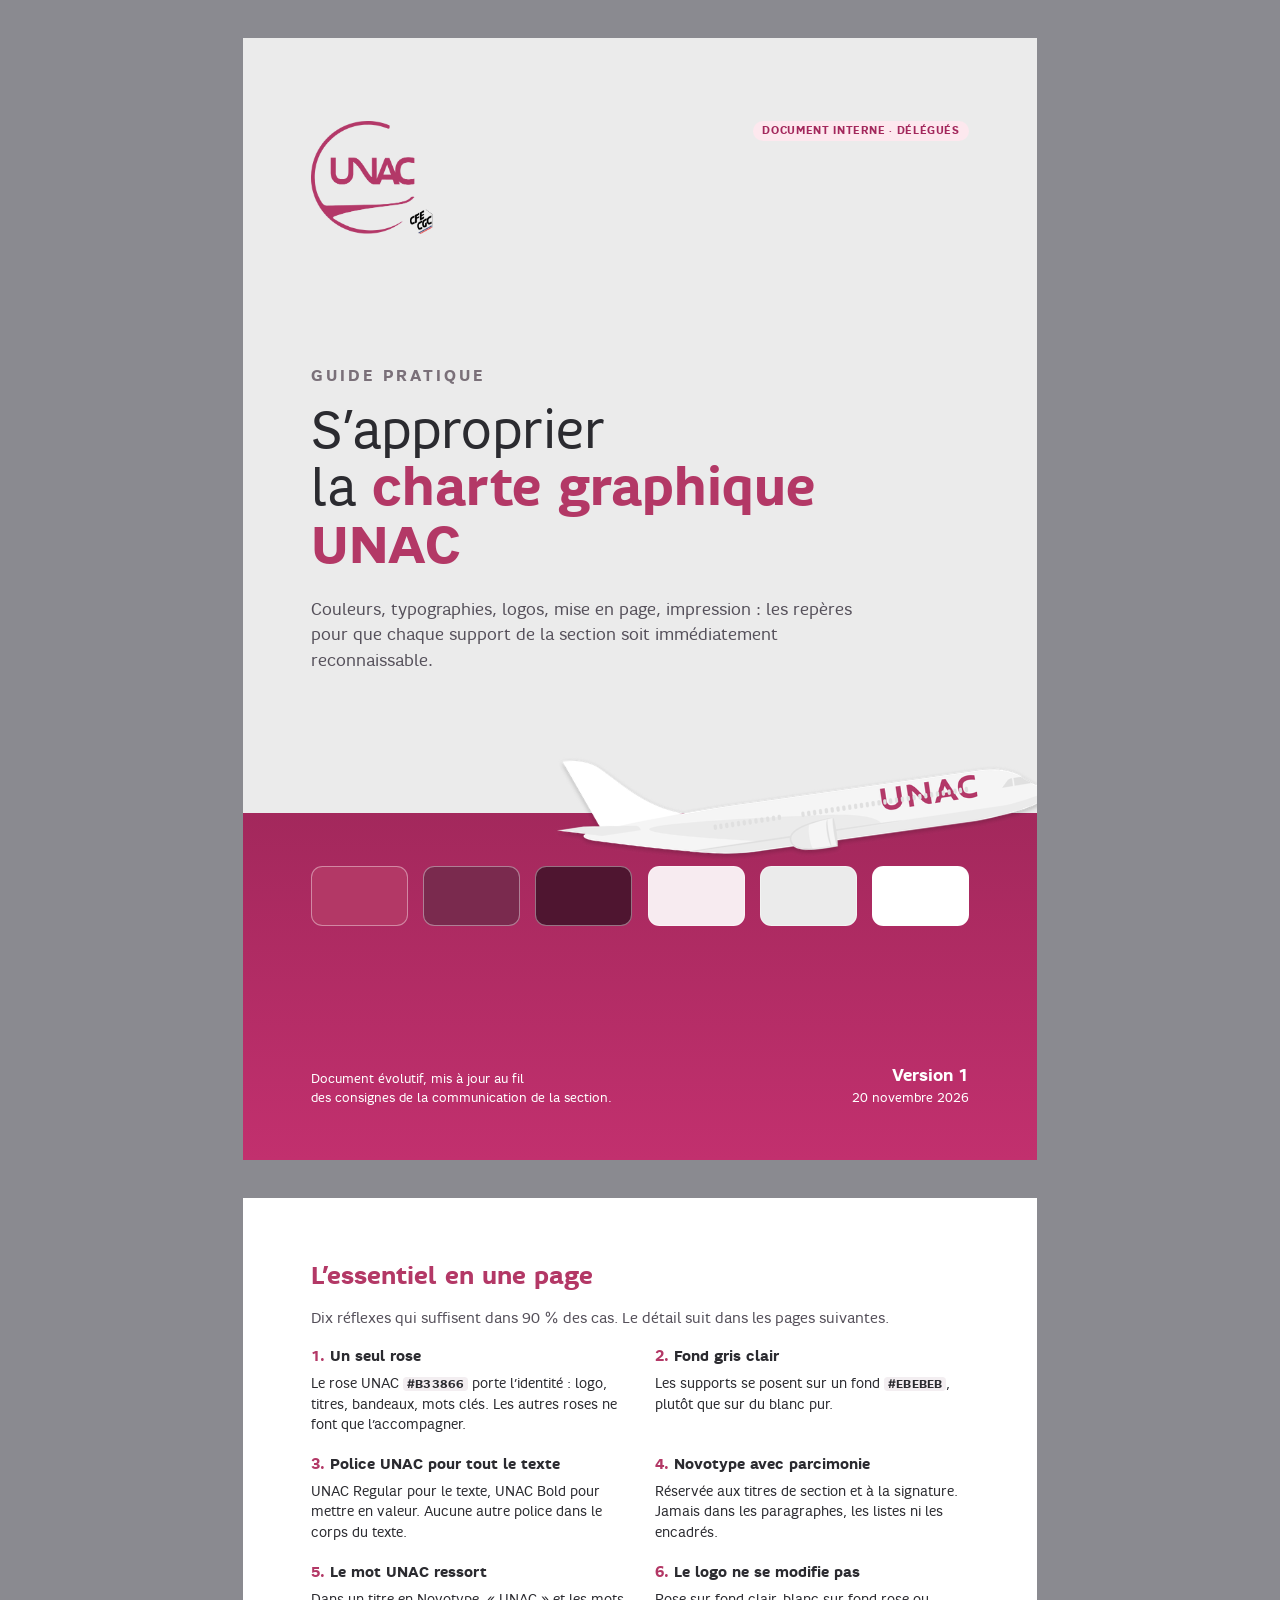
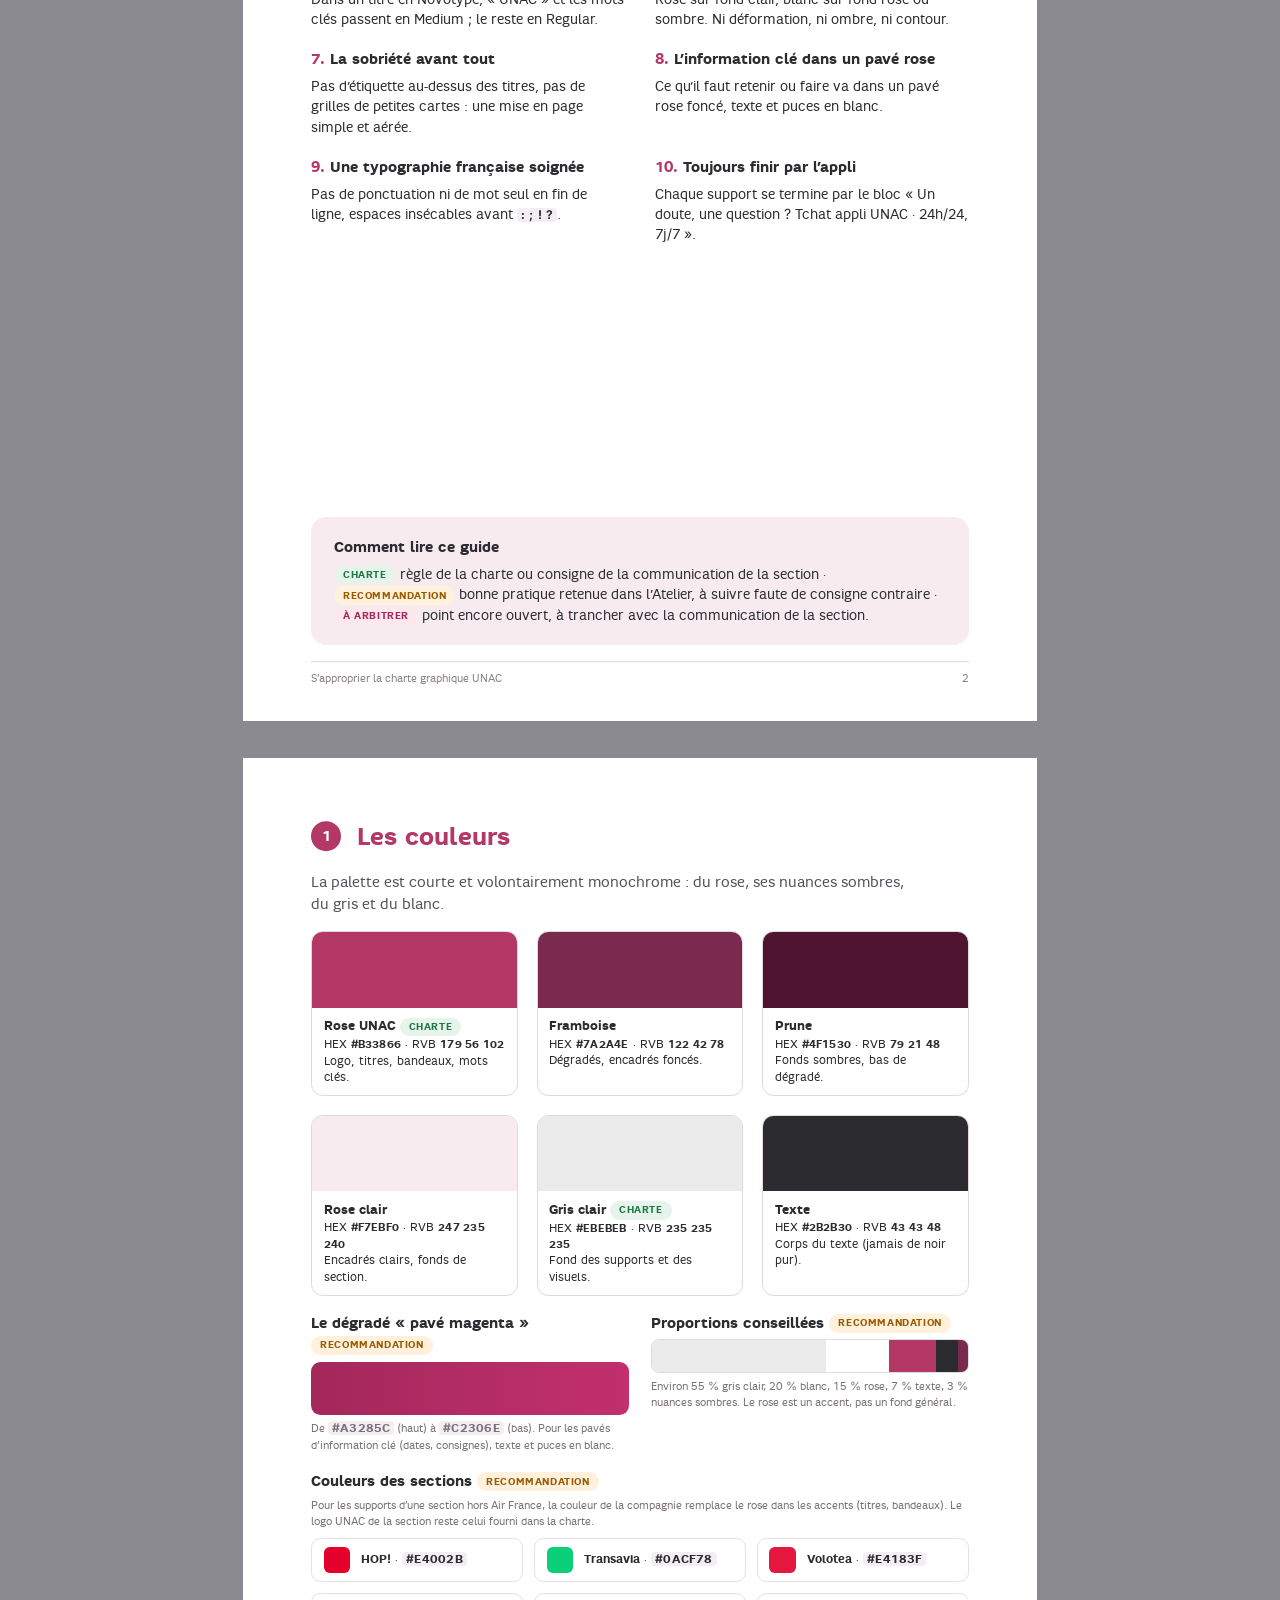
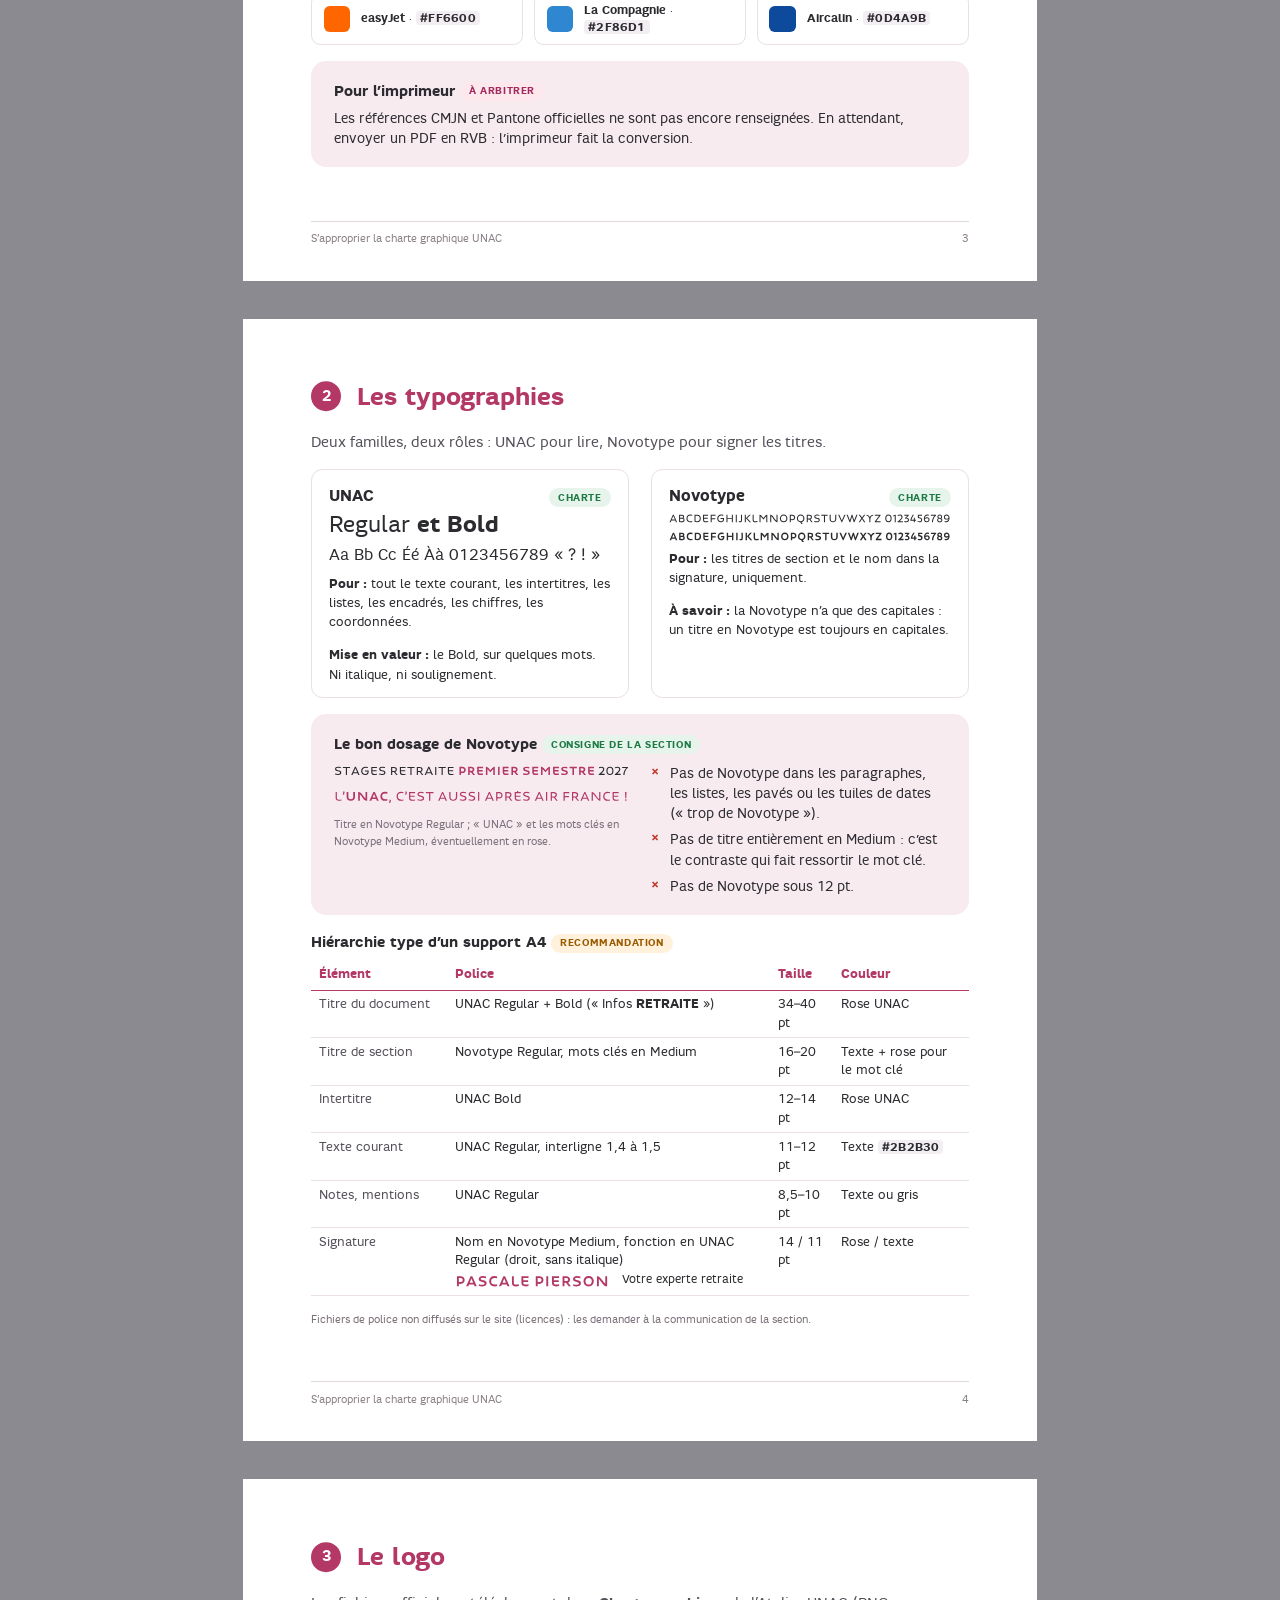
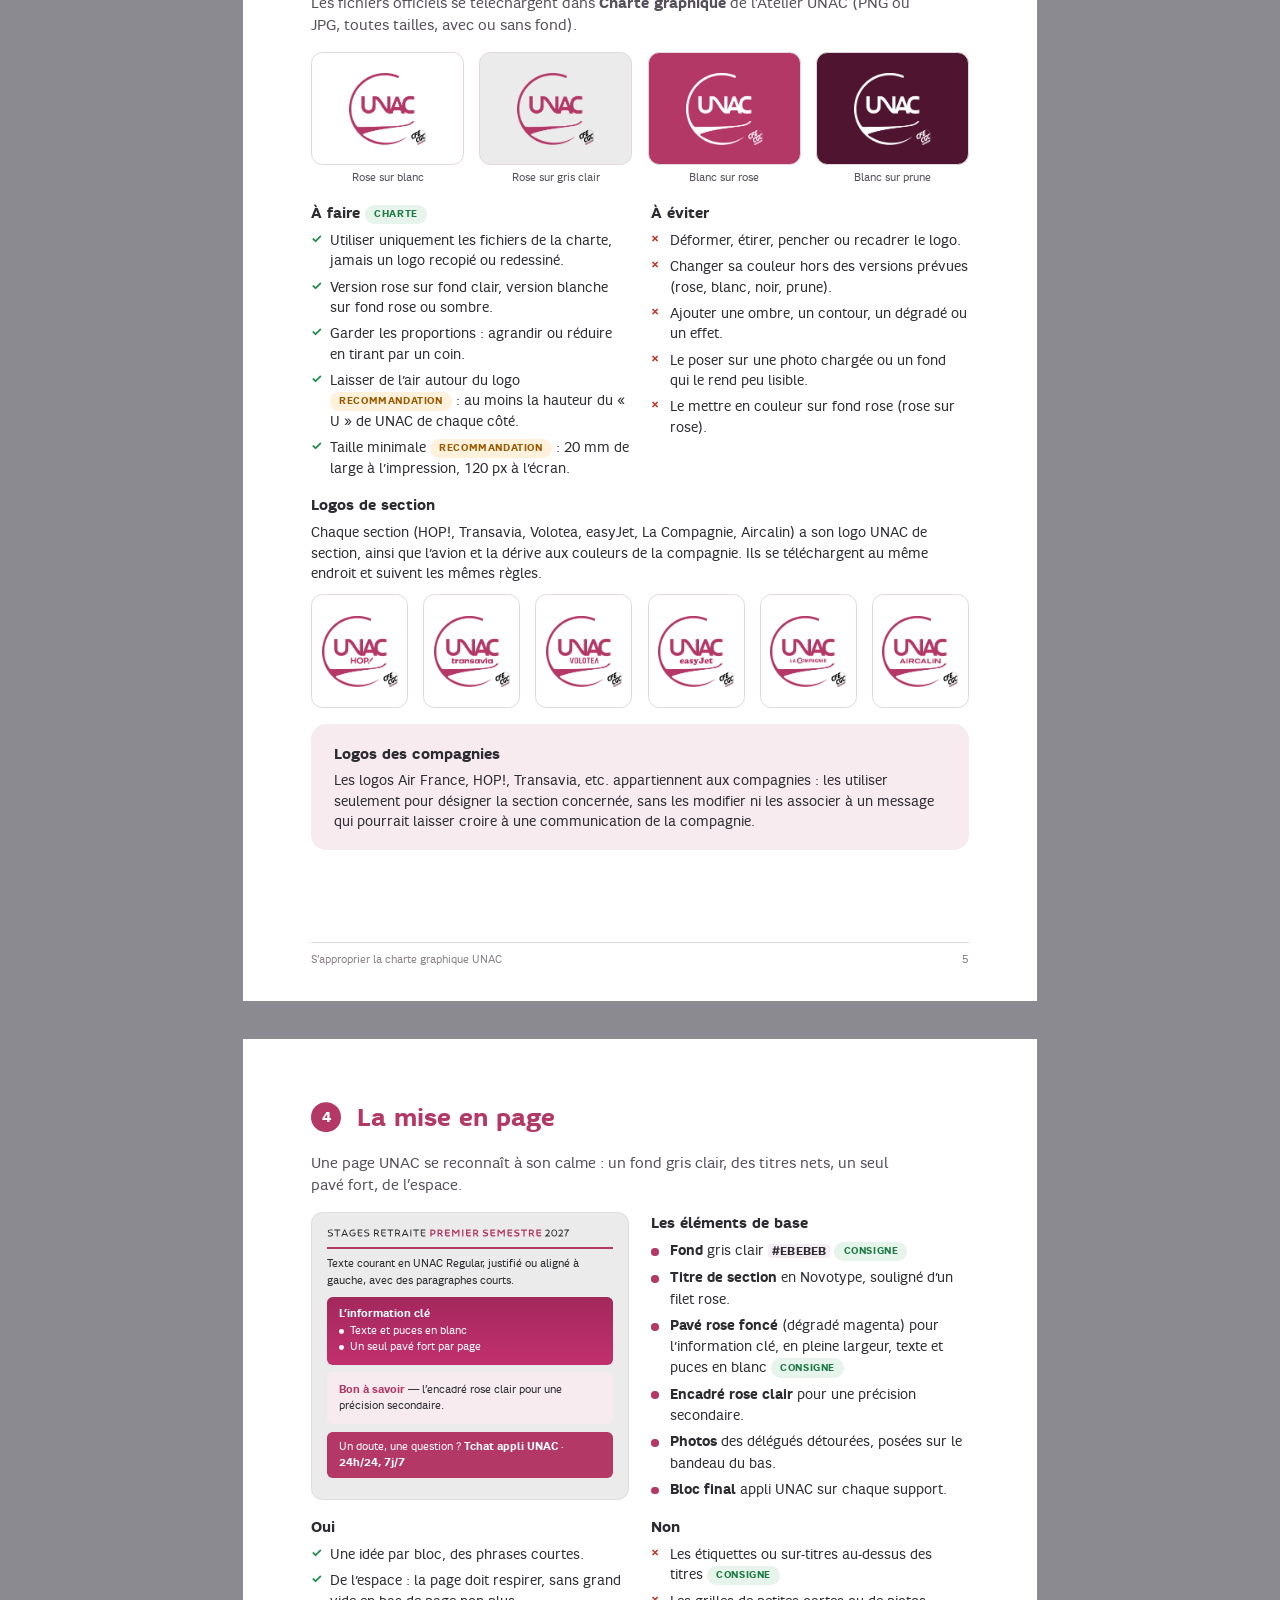
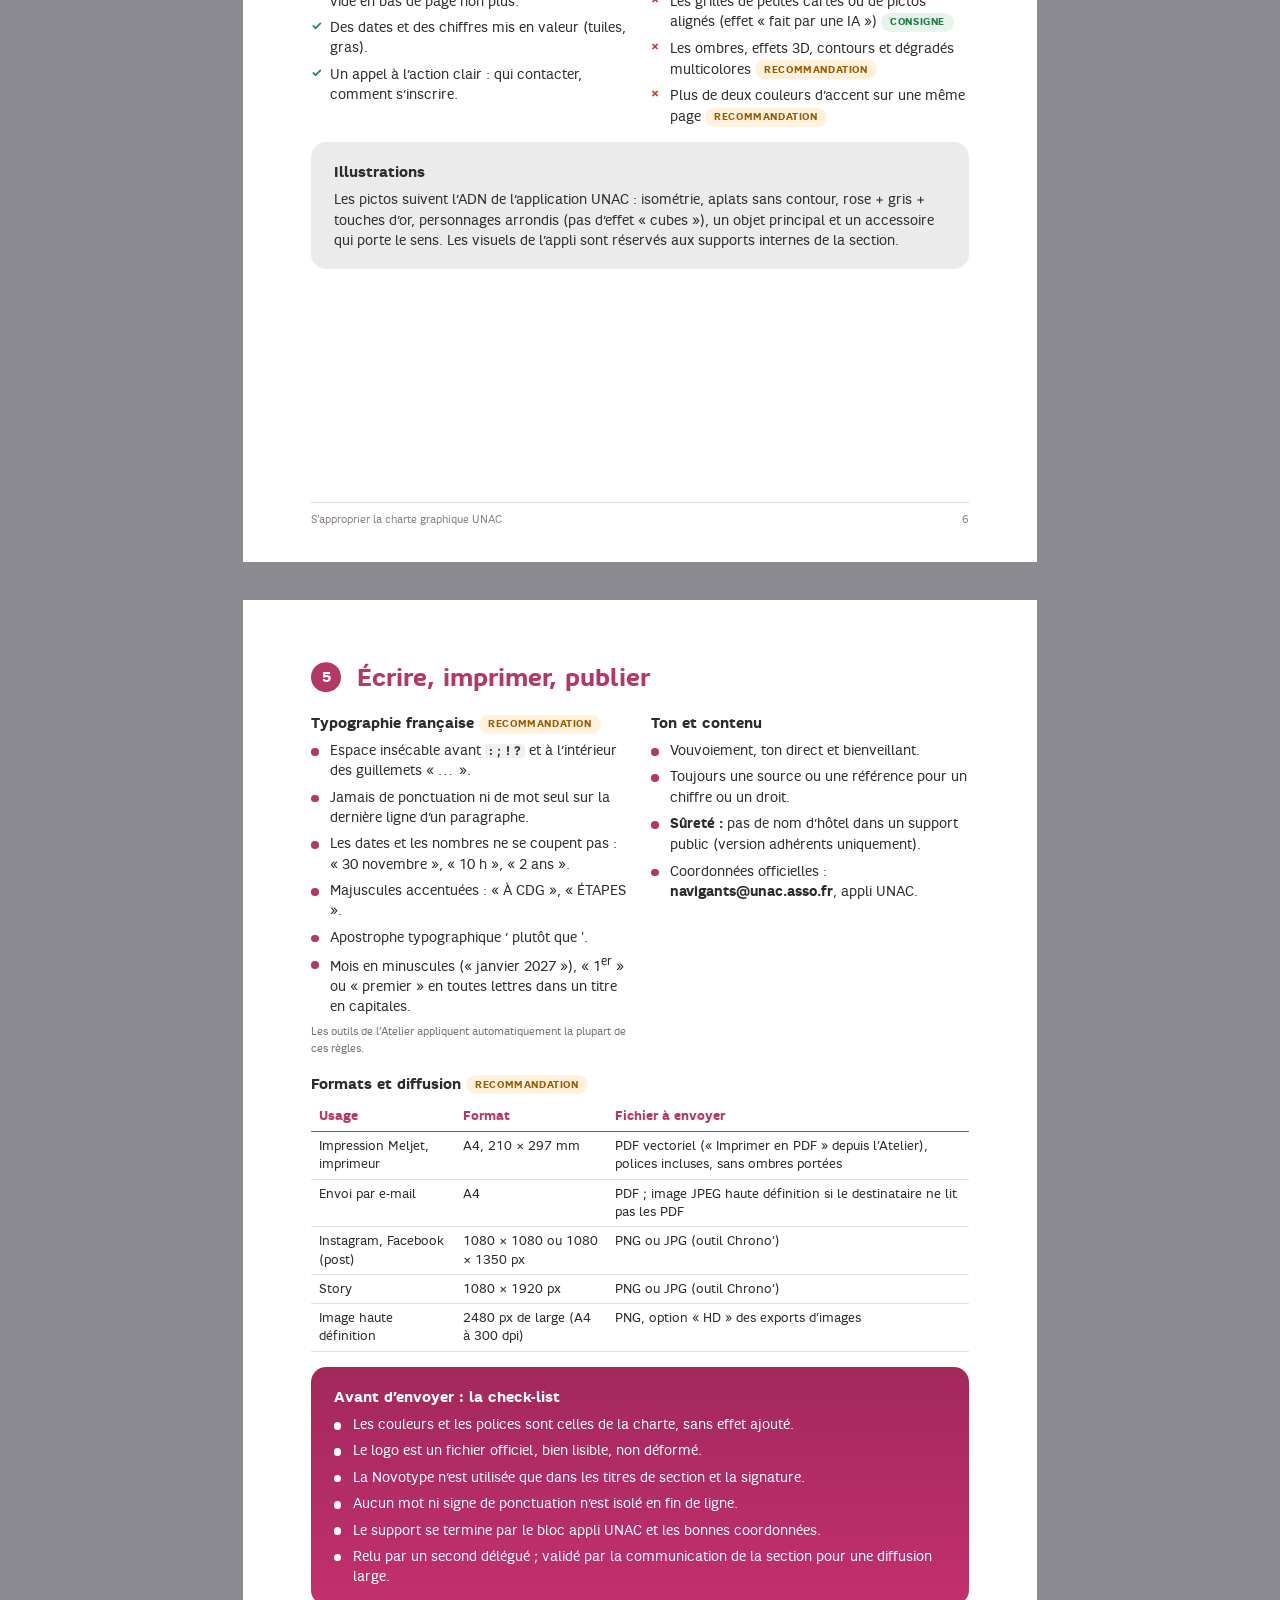
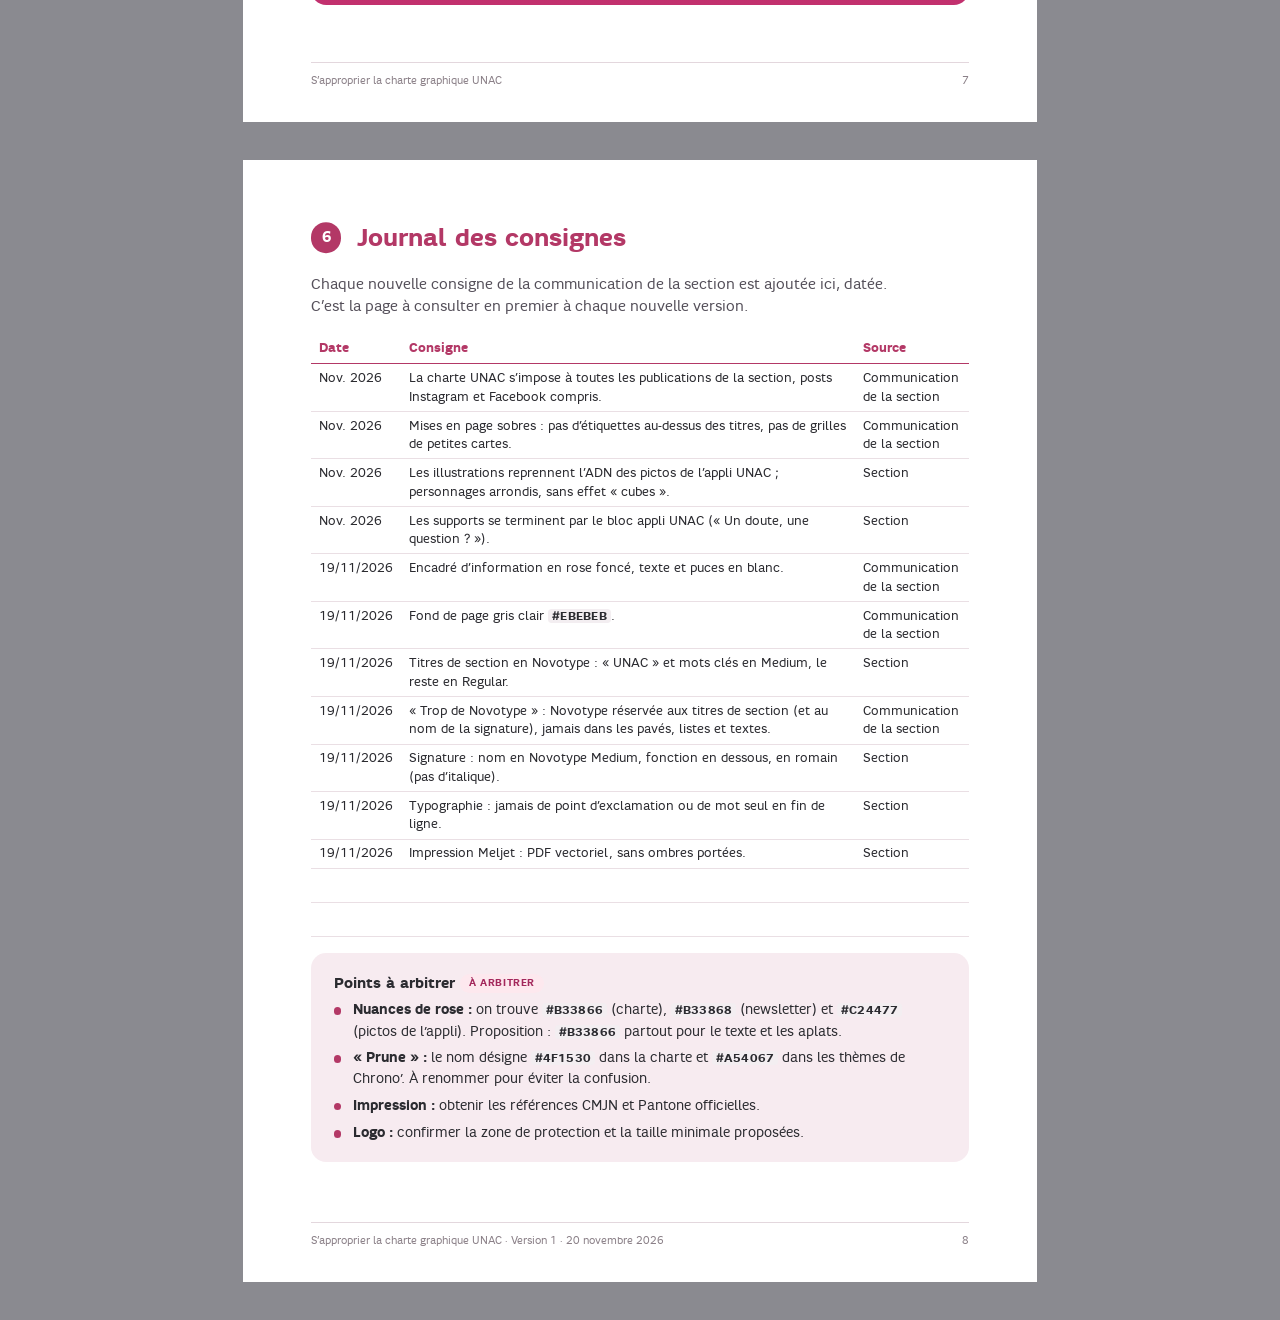
<file: charte/guide/index.html>
<!DOCTYPE html>
<html lang="fr">
<head>
<meta charset="utf-8">
<meta name="viewport" content="width=device-width, initial-scale=1">
<title>S'approprier la charte graphique UNAC</title>
<!--
  GUIDE « S'approprier la charte graphique UNAC »
  Pour le mettre à jour : modifier ce fichier (texte, consignes, journal en dernière page),
  changer VERSION ci-dessous, puis régénérer le PDF (impression A4 sans marges, arrière-plans activés)
  et remplacer S-approprier-la-charte-graphique-UNAC.pdf dans ce dossier.
  Les échantillons Novotype sont des contours vectoriels (img/novo-*.svg) : la police n'est jamais publiée.
-->
<style>
  @font-face{font-family:"T1";src:url("../../commun/polices/x1.woff2") format("woff2");font-weight:400;font-display:block}
  @font-face{font-family:"T1";src:url("../../commun/polices/x2.woff2") format("woff2");font-weight:700 800;font-display:block}
  @font-face{font-family:"T1";src:url("../../commun/polices/x-complement-regular.woff2") format("woff2");font-weight:400;unicode-range:U+0021-0026,U+0028-002B,U+002F,U+003B-0040,U+005B-0060,U+007B-007E,U+00A0-00AC,U+00AE-00B6,U+00B8-00BF,U+00C1-00C8,U+00CA-00DF,U+00E1,U+00E3-00E6,U+00EB-00ED,U+00EF-00F3,U+00F5-00F8,U+00FA,U+00FC-00FF,U+0152-0153,U+2009,U+2013-2014,U+2018,U+201C-201D,U+2022,U+202F,U+2039-203A,U+20AC,U+2192,U+25CF,U+2713;font-display:block}
  @font-face{font-family:"T1";src:url("../../commun/polices/x-complement-bold.woff2") format("woff2");font-weight:700 800;unicode-range:U+0021-0026,U+0028-002B,U+002F,U+003B-0040,U+005B-0060,U+007B-007E,U+00A0-00AC,U+00AE-00B6,U+00B8-00BF,U+00C1-00C8,U+00CA-00DF,U+00E1,U+00E3-00E6,U+00EB-00ED,U+00EF-00F3,U+00F5-00F8,U+00FA,U+00FC-00FF,U+0152-0153,U+2009,U+2013-2014,U+2018,U+201C-201D,U+2022,U+202F,U+2039-203A,U+20AC,U+2192,U+25CF,U+2713;font-display:block}
  @page{size:A4;margin:0}
  *{box-sizing:border-box;margin:0;padding:0}
  :root{--rose:#B33866;--prune:#4F1530;--framb:#7A2A4E;--rc:#F7EBF0;--gris:#EBEBEB;--txt:#2B2B30}
  html{background:#8a8a90}
  body{font-family:"T1",sans-serif;color:var(--txt);-webkit-print-color-adjust:exact;print-color-adjust:exact;font-size:10.5pt;line-height:1.45}
  .page{width:210mm;height:297mm;margin:10mm auto;background:#fff;position:relative;overflow:hidden;padding:17mm 18mm 20mm;display:flex;flex-direction:column;gap:4.2mm;break-after:page}
  .page:last-child{break-after:auto}
  @media print{html{background:none}.page{margin:0}}
  .pied{position:absolute;left:18mm;right:18mm;bottom:9mm;display:flex;justify-content:space-between;font-size:8pt;color:#8b8088;border-top:1px solid #e3d7dd;padding-top:2.5mm}
  h1{font-size:30pt;line-height:1.08;font-weight:700;color:var(--rose)}
  h2{font-size:19pt;font-weight:700;color:var(--rose);line-height:1.15;display:flex;align-items:baseline;gap:4mm}
  h2 .n{font-size:11pt;color:#fff;background:var(--rose);border-radius:99px;min-width:8mm;height:8mm;display:inline-flex;align-items:center;justify-content:center;transform:translateY(-1mm)}
  h3{font-size:11.5pt;font-weight:700;color:var(--txt);margin-bottom:1.5mm}
  p + p{margin-top:2mm}
  .chapo{font-size:11.5pt;color:#55505a;max-width:160mm}
  b{font-weight:700}
  .rose{color:var(--rose)}
  ul.l{list-style:none;display:flex;flex-direction:column;gap:1.6mm}
  ul.l li{padding-left:5mm;position:relative}
  ul.l li::before{content:"";position:absolute;left:0;top:2.1mm;width:2mm;height:2mm;border-radius:50%;background:var(--rose)}
  ul.non li::before{content:"×";background:none;color:#c0392b;font-weight:700;top:0;font-size:9pt;width:auto;height:auto}
  ul.oui li::before{content:"✓";background:none;color:#1e8a4c;font-weight:700;top:0;font-size:9.5pt;width:auto;height:auto}
  .g2{display:grid;grid-template-columns:1fr 1fr;gap:6mm}
  .g3{display:grid;grid-template-columns:repeat(3,1fr);gap:5mm}
  .bloc{background:var(--rc);border-radius:4mm;padding:5mm 6mm}
  .bloc.gris{background:var(--gris)}
  .bloc.fonce{background:linear-gradient(180deg,#A3285C,#C2306E);color:#fff}
  .bloc.fonce h3{color:#fff}
  .bloc.fonce ul.l li::before{background:#fff}
  .note{font-size:8.5pt;color:#7a7079}
  .tag{display:inline-block;font-size:7.5pt;font-weight:700;letter-spacing:.06em;text-transform:uppercase;border-radius:99px;padding:.6mm 2.4mm;vertical-align:middle}
  .tag.off{background:#e6f4ec;color:#1e7a45}.tag.rec{background:#fff1dc;color:#9a5a00}.tag.arb{background:#fde8ee;color:#a3285c}
  table{width:100%;border-collapse:collapse;font-size:9.5pt}
  th{text-align:left;font-weight:700;color:var(--rose);border-bottom:1.5px solid var(--rose);padding:1.6mm 2mm}
  td{border-bottom:1px solid #eadfe4;padding:1.3mm 2mm;vertical-align:top}
  code{font-family:"T1",sans-serif;font-weight:700;font-size:9pt;background:#f3eef1;border-radius:1mm;padding:0 1mm;letter-spacing:.02em}
  /* Couverture */
  .couv{padding:0;background:var(--gris)}
  .couv .haut{padding:22mm 18mm 0;display:flex;justify-content:space-between;align-items:flex-start}
  .couv .haut img{height:30mm}
  .couv .titre{padding:30mm 18mm 0}
  .couv .titre .sur{font-size:12pt;letter-spacing:.18em;text-transform:uppercase;color:#7a7079;font-weight:700}
  .couv h1{font-size:40pt;margin-top:4mm;color:var(--txt);font-weight:400}
  .couv h1 b{color:var(--rose)}
  .couv .sous{margin-top:6mm;font-size:13pt;color:#55505a;max-width:150mm}
  .couv .bande{position:absolute;left:0;right:0;bottom:0;height:92mm;background:linear-gradient(180deg,#A3285C,#C2306E);color:#fff;padding:14mm 18mm;display:flex;flex-direction:column;justify-content:space-between}
  .couv .bande .nuancier{display:flex;gap:4mm}
  .couv .bande .nuancier div{flex:1;height:16mm;border-radius:3mm;border:1px solid rgba(255,255,255,.4)}
  .couv .bande .ver{display:flex;justify-content:space-between;align-items:flex-end;font-size:10pt}
  .couv .bande .ver b{font-size:13pt}
  .couv .avion{position:absolute;right:-4mm;bottom:80mm;width:132mm;transform:rotate(-2.5deg);z-index:2}
  /* Couleurs */
  .sw{border-radius:3mm;overflow:hidden;border:1px solid #e3d7dd;display:flex;flex-direction:column}
  .sw .c{height:20mm}
  .sw .t{padding:2.5mm 3mm;font-size:8.8pt;line-height:1.4}
  .sw .t b{font-size:10pt;display:block}
  .sw .t code{background:none;padding:0;font-size:8.6pt}
  .proport{display:flex;height:9mm;border-radius:2mm;overflow:hidden;border:1px solid #ddd}
  /* Logos */
  .logos{display:grid;grid-template-columns:repeat(4,1fr);gap:4mm}
  .logos div{height:30mm;border-radius:3mm;display:flex;align-items:center;justify-content:center;border:1px solid #e3d7dd}
  .logos img{max-height:19mm;max-width:80%}
  .logos + .lg{display:grid;grid-template-columns:repeat(4,1fr);gap:4mm;font-size:8.5pt;text-align:center;color:#55505a;margin-top:-3mm}
  .sect{display:grid;grid-template-columns:repeat(3,1fr);gap:3mm}
  .sect div{display:flex;align-items:center;gap:3mm;font-size:9pt;border:1px solid #eadfe4;border-radius:2.5mm;padding:2mm 3mm}
  .sect i{width:7mm;height:7mm;border-radius:1.5mm;flex:none}
  /* Typos */
  .spec{border:1px solid #eadfe4;border-radius:3mm;padding:3.5mm 4.5mm;display:flex;flex-direction:column;gap:1.6mm;font-size:10pt}
  .spec .nom{display:flex;justify-content:space-between;align-items:baseline}
  .spec .nom b{font-size:12pt}
  .spec .ex{font-size:17pt;line-height:1.1}
  .spec img{max-width:100%;height:auto;display:block}
  .hier td:first-child{width:36mm;color:#55505a}
  /* Exemples mise en page */
  .mini{border-radius:3mm;background:var(--gris);padding:4mm;font-size:8.5pt;display:flex;flex-direction:column;gap:2mm;border:1px solid #ddd}
  .mini .tt{height:auto;width:85%}
  .mini .pv{background:linear-gradient(180deg,#A3285C,#C2306E);color:#fff;border-radius:1.5mm;padding:2.5mm 3mm}
  .mini .pv li{list-style:none;padding-left:3mm;position:relative}
  .mini .pv li::before{content:"";position:absolute;left:0;top:1.6mm;width:1.3mm;height:1.3mm;border-radius:50%;background:#fff}
  .mini .bc{background:var(--rc);border-radius:1.5mm;padding:2.5mm 3mm}
</style>
</head>
<body>

<!-- ============ 1. COUVERTURE ============ -->
<section class="page couv">
  <div class="haut"><img src="../../commun/img/sections/logo-unac-couleur.png" alt="UNAC"><span class="tag arb" style="font-size:8pt">Document interne · délégués</span></div>
  <div class="titre">
    <div class="sur">Guide pratique</div>
    <h1>S’approprier<br>la <b>charte graphique</b><br><b>UNAC</b></h1>
    <p class="sous">Couleurs, typographies, logos, mise en page, impression : les repères pour que chaque support de la section soit immédiatement reconnaissable.</p>
  </div>
  <img class="avion" src="../../commun/img/avion-unac.png" alt="" onerror="this.remove()">
  <div class="bande">
    <div class="nuancier"><div style="background:#B33866"></div><div style="background:#7A2A4E"></div><div style="background:#4F1530"></div><div style="background:#F7EBF0"></div><div style="background:#EBEBEB"></div><div style="background:#FFFFFF"></div></div>
    <div class="ver"><div>Document évolutif, mis à jour au fil<br>des consignes de la communication de la section.</div><div style="text-align:right"><b id="vNum">Version 1</b><br><span id="vDate">20 novembre 2026</span></div></div>
  </div>
</section>

<!-- ============ 2. L'ESSENTIEL ============ -->
<section class="page">
  <h2>L’essentiel en une page</h2>
  <p class="chapo">Dix réflexes qui suffisent dans 90 % des cas. Le détail suit dans les pages suivantes.</p>
  <div class="g2" style="gap:5mm 8mm">
    <div><h3><span class="rose">1.</span> Un seul rose</h3><p>Le rose UNAC <code>#B33866</code> porte l’identité : logo, titres, bandeaux, mots clés. Les autres roses ne font que l’accompagner.</p></div>
    <div><h3><span class="rose">2.</span> Fond gris clair</h3><p>Les supports se posent sur un fond <code>#EBEBEB</code>, plutôt que sur du blanc pur.</p></div>
    <div><h3><span class="rose">3.</span> Police UNAC pour tout le texte</h3><p>UNAC Regular pour le texte, UNAC Bold pour mettre en valeur. Aucune autre police dans le corps du texte.</p></div>
    <div><h3><span class="rose">4.</span> Novotype avec parcimonie</h3><p>Réservée aux titres de section et à la signature. Jamais dans les paragraphes, les listes ni les encadrés.</p></div>
    <div><h3><span class="rose">5.</span> Le mot UNAC ressort</h3><p>Dans un titre en Novotype, « UNAC » et les mots clés passent en Medium ; le reste en Regular.</p></div>
    <div><h3><span class="rose">6.</span> Le logo ne se modifie pas</h3><p>Rose sur fond clair, blanc sur fond rose ou sombre. Ni déformation, ni ombre, ni contour.</p></div>
    <div><h3><span class="rose">7.</span> La sobriété avant tout</h3><p>Pas d’étiquette au-dessus des titres, pas de grilles de petites cartes : une mise en page simple et aérée.</p></div>
    <div><h3><span class="rose">8.</span> L’information clé dans un pavé rose</h3><p>Ce qu’il faut retenir ou faire va dans un pavé rose foncé, texte et puces en blanc.</p></div>
    <div><h3><span class="rose">9.</span> Une typographie française soignée</h3><p>Pas de ponctuation ni de mot seul en fin de ligne, espaces insécables avant <code>: ; ! ?</code>.</p></div>
    <div><h3><span class="rose">10.</span> Toujours finir par l’appli</h3><p>Chaque support se termine par le bloc « Un doute, une question ? Tchat appli UNAC · 24h/24, 7j/7 ».</p></div>
  </div>
  <div class="bloc" style="margin-top:auto">
    <h3>Comment lire ce guide</h3>
    <p><span class="tag off">Charte</span> règle de la charte ou consigne de la communication de la section · <span class="tag rec">Recommandation</span> bonne pratique retenue dans l’Atelier, à suivre faute de consigne contraire · <span class="tag arb">À arbitrer</span> point encore ouvert, à trancher avec la communication de la section.</p>
  </div>
  <div class="pied"><span>S’approprier la charte graphique UNAC</span><span>2</span></div>
</section>

<!-- ============ 3. COULEURS ============ -->
<section class="page">
  <h2><span class="n">1</span>Les couleurs</h2>
  <p class="chapo">La palette est courte et volontairement monochrome : du rose, ses nuances sombres, du gris et du blanc.</p>
  <div class="g3">
    <div class="sw"><div class="c" style="background:#B33866"></div><div class="t"><b>Rose UNAC <span class="tag off">Charte</span></b>HEX <code>#B33866</code> · RVB <code>179 56 102</code><br>Logo, titres, bandeaux, mots clés.</div></div>
    <div class="sw"><div class="c" style="background:#7A2A4E"></div><div class="t"><b>Framboise</b>HEX <code>#7A2A4E</code> · RVB <code>122 42 78</code><br>Dégradés, encadrés foncés.</div></div>
    <div class="sw"><div class="c" style="background:#4F1530"></div><div class="t"><b>Prune</b>HEX <code>#4F1530</code> · RVB <code>79 21 48</code><br>Fonds sombres, bas de dégradé.</div></div>
    <div class="sw"><div class="c" style="background:#F7EBF0"></div><div class="t"><b>Rose clair</b>HEX <code>#F7EBF0</code> · RVB <code>247 235 240</code><br>Encadrés clairs, fonds de section.</div></div>
    <div class="sw"><div class="c" style="background:#EBEBEB"></div><div class="t"><b>Gris clair <span class="tag off">Charte</span></b>HEX <code>#EBEBEB</code> · RVB <code>235 235 235</code><br>Fond des supports et des visuels.</div></div>
    <div class="sw"><div class="c" style="background:#2B2B30"></div><div class="t"><b>Texte</b>HEX <code>#2B2B30</code> · RVB <code>43 43 48</code><br>Corps du texte (jamais de noir pur).</div></div>
  </div>
  <div class="g2">
    <div>
      <h3>Le dégradé « pavé magenta » <span class="tag rec">Recommandation</span></h3>
      <div style="height:14mm;border-radius:2.5mm;background:linear-gradient(90deg,#A3285C,#C2306E)"></div>
      <p class="note" style="margin-top:1.5mm">De <code>#A3285C</code> (haut) à <code>#C2306E</code> (bas). Pour les pavés d’information clé (dates, consignes), texte et puces en blanc.</p>
    </div>
    <div>
      <h3>Proportions conseillées <span class="tag rec">Recommandation</span></h3>
      <div class="proport"><div style="flex:55;background:#EBEBEB"></div><div style="flex:20;background:#fff"></div><div style="flex:15;background:#B33866"></div><div style="flex:7;background:#2B2B30"></div><div style="flex:3;background:#7A2A4E"></div></div>
      <p class="note" style="margin-top:1.5mm">Environ 55 % gris clair, 20 % blanc, 15 % rose, 7 % texte, 3 % nuances sombres. Le rose est un accent, pas un fond général.</p>
    </div>
  </div>
  <div>
    <h3>Couleurs des sections <span class="tag rec">Recommandation</span></h3>
    <p class="note" style="margin-bottom:2mm">Pour les supports d’une section hors Air France, la couleur de la compagnie remplace le rose dans les accents (titres, bandeaux). Le logo UNAC de la section reste celui fourni dans la charte.</p>
    <div class="sect">
      <div><i style="background:#E4002B"></i><span><b>HOP!</b> · <code>#E4002B</code></span></div>
      <div><i style="background:#0ACF78"></i><span><b>Transavia</b> · <code>#0ACF78</code></span></div>
      <div><i style="background:#E4183F"></i><span><b>Volotea</b> · <code>#E4183F</code></span></div>
      <div><i style="background:#FF6600"></i><span><b>easyJet</b> · <code>#FF6600</code></span></div>
      <div><i style="background:#2F86D1"></i><span><b>La Compagnie</b> · <code>#2F86D1</code></span></div>
      <div><i style="background:#0D4A9B"></i><span><b>Aircalin</b> · <code>#0D4A9B</code></span></div>
    </div>
  </div>
  <div class="bloc">
    <h3>Pour l’imprimeur <span class="tag arb">À arbitrer</span></h3>
    <p>Les références CMJN et Pantone officielles ne sont pas encore renseignées. En attendant, envoyer un PDF en RVB : l’imprimeur fait la conversion.</p>
  </div>
  <div class="pied"><span>S’approprier la charte graphique UNAC</span><span>3</span></div>
</section>

<!-- ============ 4. TYPOGRAPHIES ============ -->
<section class="page">
  <h2><span class="n">2</span>Les typographies</h2>
  <p class="chapo">Deux familles, deux rôles : UNAC pour lire, Novotype pour signer les titres.</p>
  <div class="g2">
    <div class="spec">
      <div class="nom"><b>UNAC</b><span class="tag off">Charte</span></div>
      <div class="ex">Regular <b>et Bold</b></div>
      <div style="font-size:12pt">Aa Bb Cc Éé Àà 0123456789 « ? ! »</div>
      <p><b>Pour :</b> tout le texte courant, les intertitres, les listes, les encadrés, les chiffres, les coordonnées.</p>
      <p><b>Mise en valeur :</b> le Bold, sur quelques mots. Ni italique, ni soulignement.</p>
    </div>
    <div class="spec">
      <div class="nom"><b>Novotype</b><span class="tag off">Charte</span></div>
      <img src="img/novo-regular.svg" alt="Novotype Regular">
      <img src="img/novo-medium.svg" alt="Novotype Medium">
      <p><b>Pour :</b> les titres de section et le nom dans la signature, uniquement.</p>
      <p><b>À savoir :</b> la Novotype n’a que des capitales : un titre en Novotype est toujours en capitales.</p>
    </div>
  </div>
  <div class="bloc">
    <h3>Le bon dosage de Novotype <span class="tag off">Consigne de la section</span></h3>
    <div class="g2" style="gap:6mm;margin-top:2mm">
      <div>
        <img src="img/novo-titre-1.svg" alt="" style="width:100%;height:auto">
        <img src="img/novo-titre-2.svg" alt="" style="width:100%;height:auto;margin-top:2mm">
        <p class="note" style="margin-top:2mm">Titre en Novotype Regular ; « UNAC » et les mots clés en Novotype Medium, éventuellement en rose.</p>
      </div>
      <ul class="l non">
        <li>Pas de Novotype dans les paragraphes, les listes, les pavés ou les tuiles de dates (« trop de Novotype »).</li>
        <li>Pas de titre entièrement en Medium : c’est le contraste qui fait ressortir le mot clé.</li>
        <li>Pas de Novotype sous 12 pt.</li>
      </ul>
    </div>
  </div>
  <div>
    <h3>Hiérarchie type d’un support A4 <span class="tag rec">Recommandation</span></h3>
    <table class="hier">
      <tr><th>Élément</th><th>Police</th><th>Taille</th><th>Couleur</th></tr>
      <tr><td>Titre du document</td><td>UNAC Regular + Bold (« Infos <b>RETRAITE</b> »)</td><td>34–40 pt</td><td>Rose UNAC</td></tr>
      <tr><td>Titre de section</td><td>Novotype Regular, mots clés en Medium</td><td>16–20 pt</td><td>Texte + rose pour le mot clé</td></tr>
      <tr><td>Intertitre</td><td>UNAC Bold</td><td>12–14 pt</td><td>Rose UNAC</td></tr>
      <tr><td>Texte courant</td><td>UNAC Regular, interligne 1,4 à 1,5</td><td>11–12 pt</td><td>Texte <code>#2B2B30</code></td></tr>
      <tr><td>Notes, mentions</td><td>UNAC Regular</td><td>8,5–10 pt</td><td>Texte ou gris</td></tr>
      <tr><td>Signature</td><td>Nom en Novotype Medium, fonction en UNAC Regular (droit, sans italique)<br><img src="img/novo-signature.svg" alt="" style="height:4.2mm;width:auto;margin-top:1.2mm;vertical-align:middle"> <span style="font-size:9pt;margin-left:2mm">Votre experte retraite</span></td><td>14 / 11 pt</td><td>Rose / texte</td></tr>
    </table>
  </div>
  <p class="note">Fichiers de police non diffusés sur le site (licences) : les demander à la communication de la section.</p>
  <div class="pied"><span>S’approprier la charte graphique UNAC</span><span>4</span></div>
</section>

<!-- ============ 5. LOGOS ============ -->
<section class="page">
  <h2><span class="n">3</span>Le logo</h2>
  <p class="chapo">Les fichiers officiels se téléchargent dans <b>Charte graphique</b> de l’Atelier UNAC (PNG ou JPG, toutes tailles, avec ou sans fond).</p>
  <div class="logos">
    <div style="background:#fff"><img src="../../commun/img/sections/logo-unac-couleur.png" alt=""></div>
    <div style="background:#EBEBEB"><img src="../../commun/img/sections/logo-unac-couleur.png" alt=""></div>
    <div style="background:#B33866"><img src="../../commun/img/sections/logo-unac-blanc.png" alt=""></div>
    <div style="background:#4F1530"><img src="../../commun/img/sections/logo-unac-blanc.png" alt=""></div>
  </div>
  <div class="lg"><span>Rose sur blanc</span><span>Rose sur gris clair</span><span>Blanc sur rose</span><span>Blanc sur prune</span></div>
  <div class="g2">
    <div>
      <h3>À faire <span class="tag off">Charte</span></h3>
      <ul class="l oui">
        <li>Utiliser uniquement les fichiers de la charte, jamais un logo recopié ou redessiné.</li>
        <li>Version rose sur fond clair, version blanche sur fond rose ou sombre.</li>
        <li>Garder les proportions : agrandir ou réduire en tirant par un coin.</li>
        <li>Laisser de l’air autour du logo <span class="tag rec">Recommandation</span> : au moins la hauteur du « U » de UNAC de chaque côté.</li>
        <li>Taille minimale <span class="tag rec">Recommandation</span> : 20 mm de large à l’impression, 120 px à l’écran.</li>
      </ul>
    </div>
    <div>
      <h3>À éviter</h3>
      <ul class="l non">
        <li>Déformer, étirer, pencher ou recadrer le logo.</li>
        <li>Changer sa couleur hors des versions prévues (rose, blanc, noir, prune).</li>
        <li>Ajouter une ombre, un contour, un dégradé ou un effet.</li>
        <li>Le poser sur une photo chargée ou un fond qui le rend peu lisible.</li>
        <li>Le mettre en couleur sur fond rose (rose sur rose).</li>
      </ul>
    </div>
  </div>
  <div>
    <h3>Logos de section</h3>
    <p>Chaque section (HOP!, Transavia, Volotea, easyJet, La Compagnie, Aircalin) a son logo UNAC de section, ainsi que l’avion et la dérive aux couleurs de la compagnie. Ils se téléchargent au même endroit et suivent les mêmes règles.</p>
    <div class="logos" style="grid-template-columns:repeat(6,1fr);margin-top:3mm">
      <div><img src="../../commun/img/logo-unac-hop-couleur.png" alt="" onerror="this.parentNode.remove()"></div>
      <div><img src="../../commun/img/sections/logo-unac-transavia-couleur.png" alt=""></div>
      <div><img src="../../commun/img/sections/logo-unac-volotea-couleur.png" alt=""></div>
      <div><img src="../../commun/img/sections/logo-unac-easyjet-couleur.png" alt=""></div>
      <div><img src="../../commun/img/sections/logo-unac-lacompagnie-couleur.png" alt=""></div>
      <div><img src="../../commun/img/sections/logo-unac-aircalin-couleur.png" alt=""></div>
    </div>
  </div>
  <div class="bloc"><h3>Logos des compagnies</h3><p>Les logos Air France, HOP!, Transavia, etc. appartiennent aux compagnies : les utiliser seulement pour désigner la section concernée, sans les modifier ni les associer à un message qui pourrait laisser croire à une communication de la compagnie.</p></div>
  <div class="pied"><span>S’approprier la charte graphique UNAC</span><span>5</span></div>
</section>

<!-- ============ 6. MISE EN PAGE ============ -->
<section class="page">
  <h2><span class="n">4</span>La mise en page</h2>
  <p class="chapo">Une page UNAC se reconnaît à son calme : un fond gris clair, des titres nets, un seul pavé fort, de l’espace.</p>
  <div class="g2">
    <div class="mini">
      <img class="tt" src="img/novo-titre-1.svg" alt="">
      <div style="height:.6mm;background:#B33866;width:100%"></div>
      <div>Texte courant en UNAC Regular, justifié ou aligné à gauche, avec des paragraphes courts.</div>
      <div class="pv"><b>L’information clé</b><ul><li>Texte et puces en blanc</li><li>Un seul pavé fort par page</li></ul></div>
      <div class="bc"><b class="rose">Bon à savoir</b> — l’encadré rose clair pour une précision secondaire.</div>
      <div style="background:#B33866;color:#fff;border-radius:1.5mm;padding:2mm 3mm;font-size:8pt">Un doute, une question ? <b>Tchat appli UNAC · 24h/24, 7j/7</b></div>
    </div>
    <div>
      <h3>Les éléments de base</h3>
      <ul class="l">
        <li><b>Fond</b> gris clair <code>#EBEBEB</code> <span class="tag off">Consigne</span></li>
        <li><b>Titre de section</b> en Novotype, souligné d’un filet rose.</li>
        <li><b>Pavé rose foncé</b> (dégradé magenta) pour l’information clé, en pleine largeur, texte et puces en blanc <span class="tag off">Consigne</span></li>
        <li><b>Encadré rose clair</b> pour une précision secondaire.</li>
        <li><b>Photos</b> des délégués détourées, posées sur le bandeau du bas.</li>
        <li><b>Bloc final</b> appli UNAC sur chaque support.</li>
      </ul>
    </div>
  </div>
  <div class="g2">
    <div>
      <h3>Oui</h3>
      <ul class="l oui">
        <li>Une idée par bloc, des phrases courtes.</li>
        <li>De l’espace : la page doit respirer, sans grand vide en bas de page non plus.</li>
        <li>Des dates et des chiffres mis en valeur (tuiles, gras).</li>
        <li>Un appel à l’action clair : qui contacter, comment s’inscrire.</li>
      </ul>
    </div>
    <div>
      <h3>Non</h3>
      <ul class="l non">
        <li>Les étiquettes ou sur-titres au-dessus des titres <span class="tag off">Consigne</span></li>
        <li>Les grilles de petites cartes ou de pictos alignés (effet « fait par une IA ») <span class="tag off">Consigne</span></li>
        <li>Les ombres, effets 3D, contours et dégradés multicolores <span class="tag rec">Recommandation</span></li>
        <li>Plus de deux couleurs d’accent sur une même page <span class="tag rec">Recommandation</span></li>
      </ul>
    </div>
  </div>
  <div class="bloc gris">
    <h3>Illustrations</h3>
    <p>Les pictos suivent l’ADN de l’application UNAC : isométrie, aplats sans contour, rose + gris + touches d’or, personnages arrondis (pas d’effet « cubes »), un objet principal et un accessoire qui porte le sens. Les visuels de l’appli sont réservés aux supports internes de la section.</p>
  </div>
  <div class="pied"><span>S’approprier la charte graphique UNAC</span><span>6</span></div>
</section>

<!-- ============ 7. ÉCRIRE ET PUBLIER ============ -->
<section class="page">
  <h2><span class="n">5</span>Écrire, imprimer, publier</h2>
  <div class="g2">
    <div>
      <h3>Typographie française <span class="tag rec">Recommandation</span></h3>
      <ul class="l">
        <li>Espace insécable avant <code>: ; ! ?</code> et à l’intérieur des guillemets « … ».</li>
        <li>Jamais de ponctuation ni de mot seul sur la dernière ligne d’un paragraphe.</li>
        <li>Les dates et les nombres ne se coupent pas : « 30 novembre », « 10 h », « 2 ans ».</li>
        <li>Majuscules accentuées : « À CDG », « ÉTAPES ».</li>
        <li>Apostrophe typographique ’ plutôt que '.</li>
        <li>Mois en minuscules (« janvier 2027 »), « 1<sup>er</sup> » ou « premier » en toutes lettres dans un titre en capitales.</li>
      </ul>
      <p class="note" style="margin-top:2mm">Les outils de l’Atelier appliquent automatiquement la plupart de ces règles.</p>
    </div>
    <div>
      <h3>Ton et contenu</h3>
      <ul class="l">
        <li>Vouvoiement, ton direct et bienveillant.</li>
        <li>Toujours une source ou une référence pour un chiffre ou un droit.</li>
        <li><b>Sûreté :</b> pas de nom d’hôtel dans un support public (version adhérents uniquement).</li>
        <li>Coordonnées officielles : <b>navigants@unac.asso.fr</b>, appli UNAC.</li>
      </ul>
    </div>
  </div>
  <div>
    <h3>Formats et diffusion <span class="tag rec">Recommandation</span></h3>
    <table>
      <tr><th>Usage</th><th>Format</th><th>Fichier à envoyer</th></tr>
      <tr><td>Impression Meljet, imprimeur</td><td>A4, 210 × 297 mm</td><td>PDF vectoriel (« Imprimer en PDF » depuis l’Atelier), polices incluses, sans ombres portées</td></tr>
      <tr><td>Envoi par e-mail</td><td>A4</td><td>PDF ; image JPEG haute définition si le destinataire ne lit pas les PDF</td></tr>
      <tr><td>Instagram, Facebook (post)</td><td>1080 × 1080 ou 1080 × 1350 px</td><td>PNG ou JPG (outil Chrono’)</td></tr>
      <tr><td>Story</td><td>1080 × 1920 px</td><td>PNG ou JPG (outil Chrono’)</td></tr>
      <tr><td>Image haute définition</td><td>2480 px de large (A4 à 300 dpi)</td><td>PNG, option « HD » des exports d’images</td></tr>
    </table>
  </div>
  <div class="bloc fonce">
    <h3>Avant d’envoyer : la check-list</h3>
    <ul class="l" style="margin-top:1.5mm">
      <li>Les couleurs et les polices sont celles de la charte, sans effet ajouté.</li>
      <li>Le logo est un fichier officiel, bien lisible, non déformé.</li>
      <li>La Novotype n’est utilisée que dans les titres de section et la signature.</li>
      <li>Aucun mot ni signe de ponctuation n’est isolé en fin de ligne.</li>
      <li>Le support se termine par le bloc appli UNAC et les bonnes coordonnées.</li>
      <li>Relu par un second délégué ; validé par la communication de la section pour une diffusion large.</li>
    </ul>
  </div>
  <div class="pied"><span>S’approprier la charte graphique UNAC</span><span>7</span></div>
</section>

<!-- ============ 8. JOURNAL ============ -->
<section class="page">
  <h2><span class="n">6</span>Journal des consignes</h2>
  <p class="chapo">Chaque nouvelle consigne de la communication de la section est ajoutée ici, datée. C’est la page à consulter en premier à chaque nouvelle version.</p>
  <table>
    <tr><th style="width:24mm">Date</th><th>Consigne</th><th style="width:30mm">Source</th></tr>
    <tr><td>Nov. 2026</td><td>La charte UNAC s’impose à toutes les publications de la section, posts Instagram et Facebook compris.</td><td>Communication de la section</td></tr>
    <tr><td>Nov. 2026</td><td>Mises en page sobres : pas d’étiquettes au-dessus des titres, pas de grilles de petites cartes.</td><td>Communication de la section</td></tr>
    <tr><td>Nov. 2026</td><td>Les illustrations reprennent l’ADN des pictos de l’appli UNAC ; personnages arrondis, sans effet « cubes ».</td><td>Section</td></tr>
    <tr><td>Nov. 2026</td><td>Les supports se terminent par le bloc appli UNAC (« Un doute, une question ? »).</td><td>Section</td></tr>
    <tr><td>19/11/2026</td><td>Encadré d’information en rose foncé, texte et puces en blanc.</td><td>Communication de la section</td></tr>
    <tr><td>19/11/2026</td><td>Fond de page gris clair <code>#EBEBEB</code>.</td><td>Communication de la section</td></tr>
    <tr><td>19/11/2026</td><td>Titres de section en Novotype : « UNAC » et mots clés en Medium, le reste en Regular.</td><td>Section</td></tr>
    <tr><td>19/11/2026</td><td>« Trop de Novotype » : Novotype réservée aux titres de section (et au nom de la signature), jamais dans les pavés, listes et textes.</td><td>Communication de la section</td></tr>
    <tr><td>19/11/2026</td><td>Signature : nom en Novotype Medium, fonction en dessous, en romain (pas d’italique).</td><td>Section</td></tr>
    <tr><td>19/11/2026</td><td>Typographie : jamais de point d’exclamation ou de mot seul en fin de ligne.</td><td>Section</td></tr>
    <tr><td>19/11/2026</td><td>Impression Meljet : PDF vectoriel, sans ombres portées.</td><td>Section</td></tr>
    <tr><td style="height:9mm"></td><td></td><td></td></tr>
    <tr><td style="height:9mm"></td><td></td><td></td></tr>
  </table>
  <div class="bloc">
    <h3>Points à arbitrer <span class="tag arb">À arbitrer</span></h3>
    <ul class="l" style="margin-top:1.5mm">
      <li><b>Nuances de rose :</b> on trouve <code>#B33866</code> (charte), <code>#B33868</code> (newsletter) et <code>#C24477</code> (pictos de l’appli). Proposition : <code>#B33866</code> partout pour le texte et les aplats.</li>
      <li><b>« Prune » :</b> le nom désigne <code>#4F1530</code> dans la charte et <code>#A54067</code> dans les thèmes de Chrono’. À renommer pour éviter la confusion.</li>
      <li><b>Impression :</b> obtenir les références CMJN et Pantone officielles.</li>
      <li><b>Logo :</b> confirmer la zone de protection et la taille minimale proposées.</li>
    </ul>
  </div>
  <div class="pied"><span>S’approprier la charte graphique UNAC · <span id="vPied">Version 1 · 20 novembre 2026</span></span><span>8</span></div>
</section>

</body>
</html>
</file>
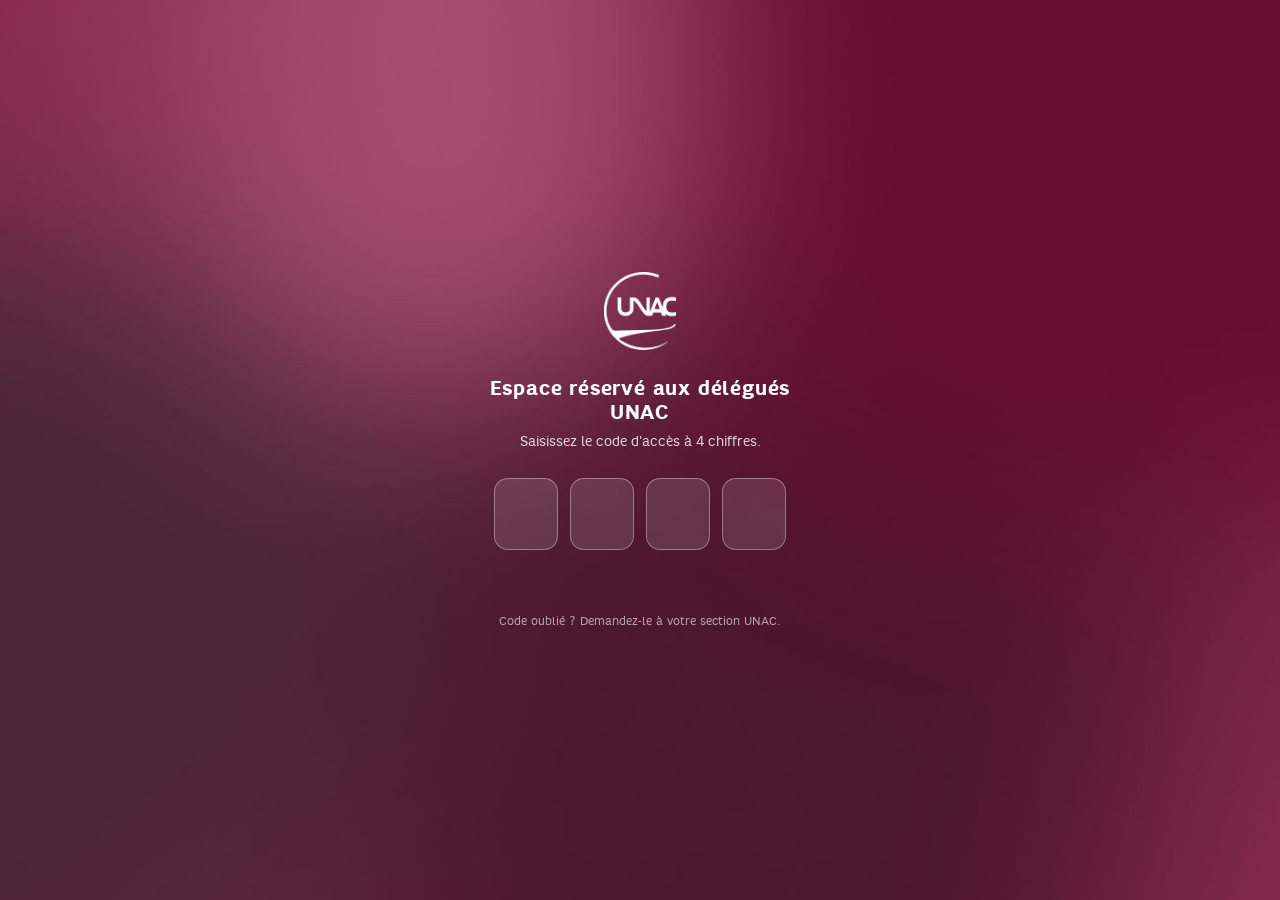
<file: hop-developpeur.html>
<!DOCTYPE html>
<html lang="fr">
<head>
<meta charset="utf-8">
<meta name="viewport" content="width=device-width, initial-scale=1">
<meta name="robots" content="noindex, nofollow">
<title>Espace développeur HOP! · Atelier UNAC</title>
<link rel="icon" href="commun/icons-atelier/favicon.png">
<script src="commun/acces.js"></script>
<script src="commun/acces-dev.js"></script>
<style>
  @font-face {font-family:T1;src:url("commun/polices/x1.woff2") format("woff2");font-weight:400}
  @font-face {font-family:T1;src:url("commun/polices/x2.woff2") format("woff2");font-weight:700}
  body {margin:0;min-height:100vh;color:#fff;font-family:T1,system-ui,sans-serif;background:#4f1a30 url("commun/img/fond-hebergement.jpg") center/cover fixed}
  main {max-width:640px;margin:auto;padding:36px 20px}
  html.verrou main, html.verrou-dev main {visibility:hidden}
  a {color:inherit}
  h1 {margin:24px 0 8px}
  ul {padding:0;list-style:none;display:grid;gap:10px}
  li a {display:block;padding:14px;border:1px solid #ffffff55;border-radius:10px;background:#ffffff19;font-weight:700;text-decoration:none}
  li a:hover,li a:focus-visible {background:#ffffff33}
</style>
<script>
  document.addEventListener("DOMContentLoaded", () => {
    const retour = document.querySelector("#verrouDev a");
    if (retour) retour.href = "./#hop";
  });
</script>
</head>
<body>
<main>
  <a href="./#hop">← Retour à l’Atelier</a>
  <h1>Espace développeur HOP!</h1>
  <p>Ouvrir les outils de la section HOP! pendant sa mise en pause.</p>
  <ul>
    <li><a href="chrono/?section=hop">Chrono’ HOP!</a></li>
    <li><a href="bloc-notes/?section=hop">Bloc’ Notes HOP!</a></li>
    <li><a href="cr-hebergement/?section=hop">Compte rendu · Commission hébergement</a></li>
    <li><a href="test-hebergement/?section=hop">Test d’un nouvel hébergement</a></li>
    <li><a href="message/?section=hop">Le message de votre déléguée</a></li>
    <li><a href="formulaires/?section=hop">Formulaires</a></li>
  </ul>
</main>
</body>
</html>
</file>
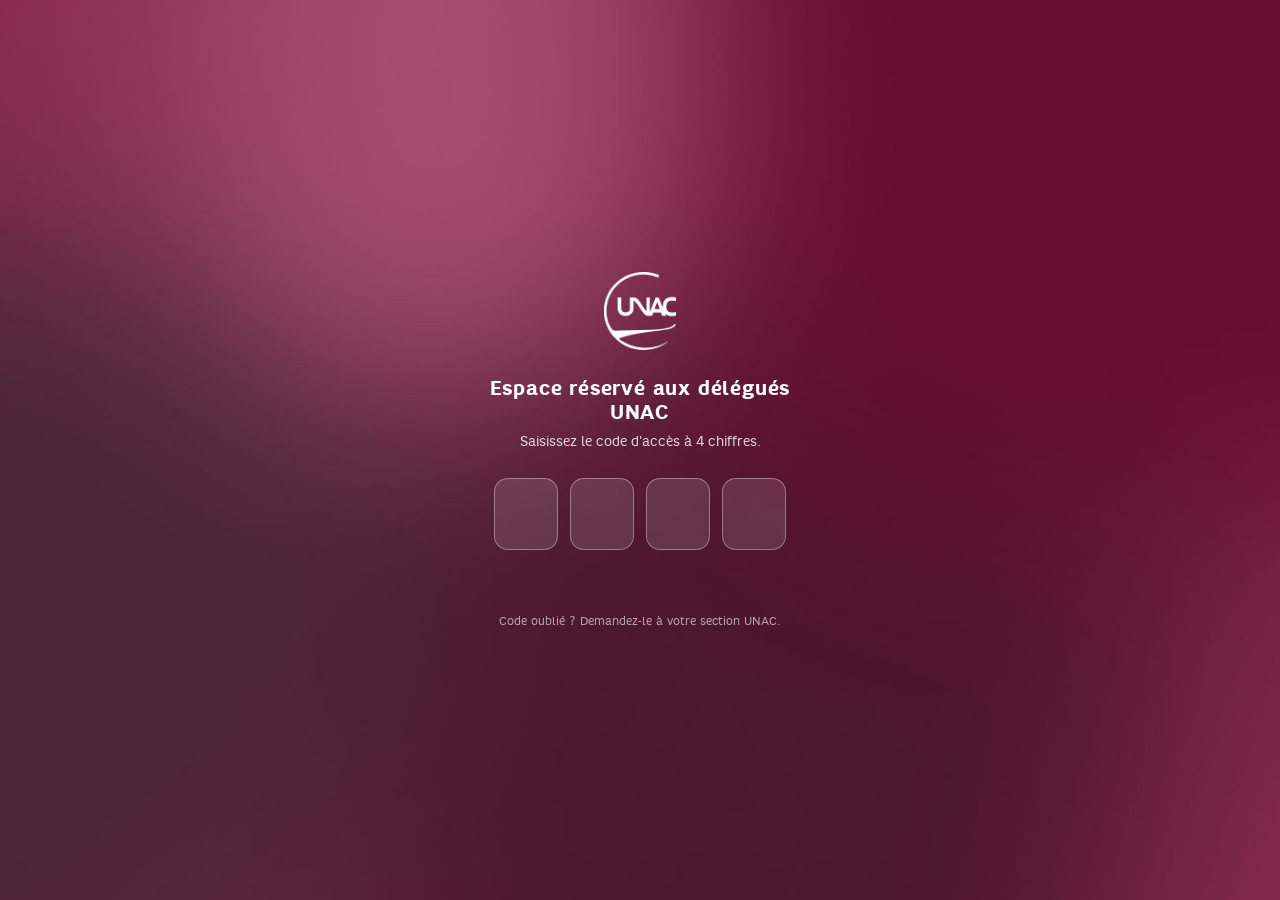
<file: validation.html>
<!DOCTYPE html>
<html lang="fr">
<head>
<meta charset="utf-8">
<meta name="viewport" content="width=device-width, initial-scale=1">
<meta name="robots" content="noindex, nofollow">
<title>Créations en validation · Atelier UNAC</title>
<link rel="icon" href="commun/icons-atelier/favicon.png">
<script src="commun/acces.js"></script>
<script src="commun/acces-dev.js"></script>
<style>
  @font-face {font-family:T1;src:url("commun/polices/x1.woff2") format("woff2");font-weight:400}
  @font-face {font-family:T1;src:url("commun/polices/x2.woff2") format("woff2");font-weight:700}
  body {margin:0;min-height:100vh;color:#fff;font-family:T1,system-ui,sans-serif;background:#4f1a30 url("commun/img/fond-hebergement.jpg") center/cover fixed}
  main {max-width:640px;margin:auto;padding:36px 20px}
  html.verrou main, html.verrou-dev main {visibility:hidden}
  a {color:inherit}
  h1 {margin:24px 0 8px}
  .attente {padding:18px;border:1px solid #ffffff55;border-radius:12px;background:#ffffff19;line-height:1.5}
</style>
<script>
  document.addEventListener("DOMContentLoaded", () => {
    const verrou = document.querySelector("#verrouDev");
    if (!verrou) return;
    verrou.querySelector("h2").textContent = "Créations en validation";
    verrou.querySelector("p").textContent = "Saisissez le code développeur pour ouvrir cet espace.";
    verrou.querySelector("a").href = "./";
  });
</script>
</head>
<body>
<main>
  <a href="./">← Retour à l’Atelier</a>
  <h1>Créations en validation</h1>
  <p class="attente">Aucune création en attente. Le circuit de validation sera activé ultérieurement.</p>
</main>
</body>
</html>
</file>
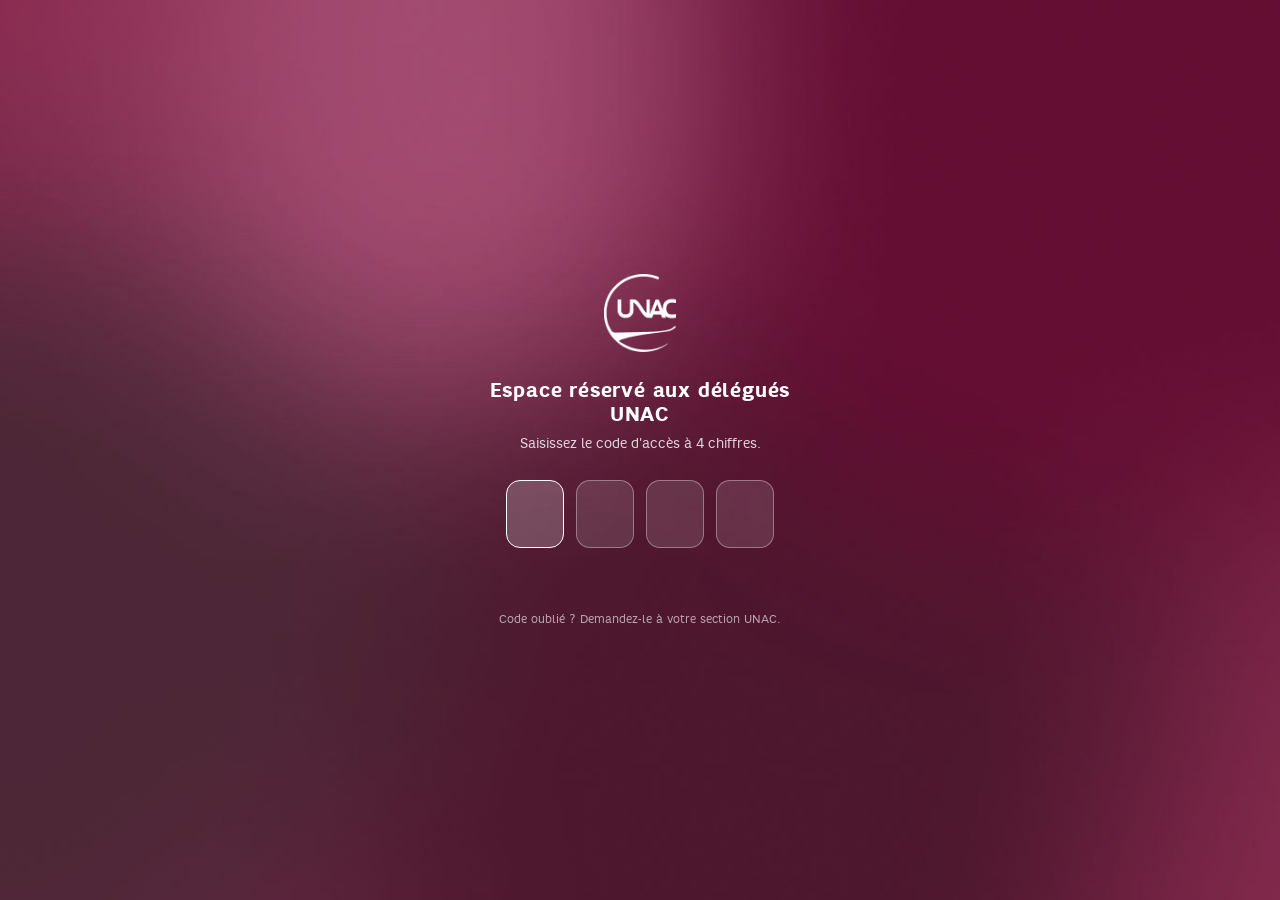
<file: cr-hebergement/hotels.html>
<!DOCTYPE html>
<html lang="fr">
<head>
<meta charset="utf-8">
<meta name="viewport" content="width=device-width, initial-scale=1">
<meta name="robots" content="noindex, nofollow">
<title>Liste des hôtels · CR hébergement</title>
<link rel="icon" href="../commun/icons-atelier/favicon.png">
<script src="../commun/acces.js"></script>
<style>
  @font-face{font-family:"T1";src:url("../commun/polices/x1.woff2") format("woff2");font-weight:400}
  @font-face{font-family:"T1";src:url("../commun/polices/x2.woff2") format("woff2");font-weight:700 800}
  :root{--ink:#2b1225;--muted:#8b6f80;--line:#e7dbe2;--mag:#7a2a4e}
  *{box-sizing:border-box}
  body{margin:0;font-family:"T1",Inter,system-ui,sans-serif;background:#f6f1f4;color:var(--ink)}
  .top{background:linear-gradient(90deg,#5a1a3a,#8a2a5a);color:#fff;padding:14px 20px;display:flex;align-items:center;gap:14px}
  .top a{color:#fff;text-decoration:none;font-weight:700;opacity:.85}
  .top h1{font-size:17px;margin:0}
  main{max-width:1100px;margin:0 auto;padding:18px}
  .card{background:#fff;border:1px solid var(--line);border-radius:14px;padding:16px 18px;margin-bottom:14px}
  .card h2{margin:0 0 6px;font-size:15px;letter-spacing:.04em;text-transform:uppercase;color:#a01a55}
  .card p{margin:4px 0 10px;font-size:13.5px;line-height:1.45;color:#5b4252}
  .btn{border:0;border-radius:10px;padding:10px 16px;font-weight:700;font-size:14px;cursor:pointer;background:var(--mag);color:#fff}
  .btn.ghost{background:#fff;color:var(--mag);border:1px solid var(--line)}
  .btn:disabled{opacity:.45;cursor:default}
  input[type=password],input[type=text]{border:1px solid var(--line);border-radius:9px;padding:10px 12px;font-size:14px;width:100%;font-family:inherit}
  .row{display:flex;gap:10px;flex-wrap:wrap;align-items:center}
  .row > *{flex:1 1 240px}
  .row > .btn{flex:0 0 auto}
  table{border-collapse:collapse;width:100%;font-size:13px}
  th,td{border-bottom:1px solid var(--line);padding:6px 8px;text-align:left;vertical-align:top}
  th{font-size:11.5px;text-transform:uppercase;letter-spacing:.05em;color:var(--muted);position:sticky;top:0;background:#fff}
  td input,td select{border:1px solid transparent;background:transparent;font:inherit;width:100%;padding:4px;border-radius:6px}
  td input:hover,td input:focus,td select:hover{border-color:var(--line);background:#fff}
  .tw{max-height:55vh;overflow:auto;border:1px solid var(--line);border-radius:10px}
  .warn{color:#b4552a}
  .ok{color:#2f7a22}
  .msg{font-size:13.5px;margin-top:8px}
  .force{height:6px;border-radius:3px;background:var(--line);margin-top:6px;overflow:hidden}
  .force i{display:block;height:100%;width:0;background:#d43b2e;transition:.2s}
  small.h{display:block;color:var(--muted);font-size:12px;margin-top:4px}
  .del{border:0;background:none;color:#b9a2b0;cursor:pointer;font-size:16px}
</style>
</head>
<body>
<div class="top"><a href="./">← CR hébergement</a><h1>Liste des hôtels (chiffrée)</h1></div>
<main>
  <div class="card">
    <h2>1 · Charger la liste</h2>
    <p>Importez le fichier des hôtels (Excel ou CSV). Colonnes reconnues automatiquement : <b>trigramme</b> (ou ville), <b>hôtel</b>, <b>étoiles</b>, <b>fin / échéance du contrat</b>, et éventuellement <b>LC / MC</b>. Le fichier est lu uniquement sur cet appareil.</p>
    <div class="row"><button class="btn" id="bFichier">Importer un fichier Excel / CSV</button><button class="btn ghost" id="bActuelle">Ouvrir la liste actuellement en ligne</button><button class="btn ghost" id="bAjout">+ Ajouter une ligne</button></div>
    <input type="file" id="fichier" accept=".xlsx,.xls,.csv,.ods" hidden>
    <div class="msg" id="mLoad"></div>
  </div>
  <div class="card" id="cTable" hidden>
    <h2>2 · Vérifier</h2>
    <p id="resume"></p>
    <div class="tw"><table><thead><tr><th style="width:70px">Réseau</th><th style="width:80px">Code</th><th style="width:150px">Ville</th><th>Hôtel</th><th style="width:80px">Étoiles</th><th style="width:150px">Fin de contrat</th><th style="width:30px"></th></tr></thead><tbody id="tb"></tbody></table></div>
  </div>
  <div class="card" id="cPub" hidden>
    <h2>3 · Chiffrer et mettre en ligne</h2>
    <p>Une <b>phrase secrète</b> protège la liste : sans elle, le fichier en ligne est illisible. Cliquez sur « Proposer une phrase » (ou tapez la vôtre : au moins 3 mots), <b>notez-la</b>, puis chiffrez. Transmettez-la uniquement aux délégués, de vive voix ou par message privé.</p>
    <div class="row"><input type="text" id="p1" placeholder="Phrase secrète (3 mots ou plus)" autocomplete="off" data-lpignore="true" data-1p-ignore spellcheck="false" style="flex:1;min-width:260px;font-size:17px;font-weight:700;letter-spacing:.02em"><button class="btn ghost" id="bProposer" type="button">Proposer une phrase</button></div>
    <div class="force"><i id="force"></i></div><small class="h" id="forceTx"></small>
    <input type="hidden" id="p2">
    <div class="row" style="margin-top:14px"><button class="btn" id="bChiffrer">Chiffrer et mettre en ligne</button></div>
    <small class="h">Avec le jeton GitHub de cet appareil (Historique → « Publication pour tous les délégués »), la liste est publiée directement. Sinon, le fichier chiffré <code>hotels.enc.json</code> est téléchargé : déposez-le dans <code>cr-hebergement/</code> du dépôt.</small>
    <div class="msg" id="mPub"></div>
  </div>
</main>
<script src="../commun/escales.js"></script>
<script src="../commun/coffre.js"></script>
<script>
"use strict";
const $ = s => document.querySelector(s);
const esc = s => String(s ?? "").replace(/[&<>"]/g, c => ({"&":"&amp;","<":"&lt;",">":"&gt;",'"':"&quot;"}[c]));
const sansAccent = s => String(s||"").normalize("NFD").replace(/[̀-ͯ]/g,"").toLowerCase().trim();
let LIGNES = [];

// Référentiels : code -> {ville, LC/MC}
const REF = {};
["LC","MC"].forEach(t => (ESCALES[t]||[]).forEach(z => Object.entries(z.escales).forEach(([c,v]) => { (REF[c] = REF[c] || {ville:v, reseaux:[]}).reseaux.push(t); })));
const PAR_VILLE = {}; Object.entries(REF).forEach(([c,o]) => { PAR_VILLE[sansAccent(o.ville)] = c; });

function isoDate(v){
  if(v == null || v === "") return "";
  if(v instanceof Date && !isNaN(v)){ const d = new Date(v.getTime() + 432e5); return `${d.getFullYear()}-${String(d.getMonth()+1).padStart(2,"0")}-${String(d.getDate()).padStart(2,"0")}`; }
  if(typeof v === "number"){ const d = new Date(Math.round((v - 25569) * 864e5)); return d.toISOString().slice(0,10); }
  const s = String(v).trim();
  let m = s.match(/^(\d{4})-(\d{1,2})-(\d{1,2})/); if(m) return `${m[1]}-${m[2].padStart(2,"0")}-${m[3].padStart(2,"0")}`;
  m = s.match(/^(\d{1,2})[\/.\-](\d{1,2})[\/.\-](\d{2,4})$/); if(m){ const a = m[3].length === 2 ? "20"+m[3] : m[3]; return `${a}-${m[2].padStart(2,"0")}-${m[1].padStart(2,"0")}`; }
  return s;
}
function etoiles(v){ const s = String(v ?? ""); const n = (s.match(/★|\*/g)||[]).length || parseInt(s, 10) || 0; return n >= 1 && n <= 5 ? String(n) : ""; }
function colonne(h){
  const x = sansAccent(h);
  if(/^(lc|mc|lc\/mc|reseau|type|secteur|flotte)$/.test(x) || /long.?courrier|moyen.?courrier|reseau/.test(x)) return "reseau";
  if(/trigram|code|iata|oaci/.test(x)) return "code";
  if(/etoile|categorie|\bnb.*etoile|stars?/.test(x)) return "etoiles";
  if(/echeance|fin|contrat|expir|date/.test(x)) return "echeance";
  if(/hotel|hebergement|etablissement|nom/.test(x)) return "hotel";
  if(/ville|escale|destination|city/.test(x)) return "ville";
  return null;
}
function normaliser(brut){
  const out = [];
  brut.forEach(r => {
    const o = {reseau:"", code:"", ville:"", hotel:"", etoiles:"", echeance:""};
    Object.entries(r).forEach(([h,v]) => { const c = colonne(h); if(c && !o[c]) o[c] = v instanceof Date ? v : String(v ?? "").trim(); });
    o.code = String(o.code||"").toUpperCase().replace(/[^A-Z0-9]/g,"").slice(0,4);
    if(!o.code && /^[A-Za-z]{3}$/.test(o.ville) && REF[o.ville.toUpperCase()]){ o.code = o.ville.toUpperCase(); o.ville = ""; }
    if(!o.code && o.ville) o.code = PAR_VILLE[sansAccent(o.ville)] || "";
    if(!o.ville && REF[o.code]) o.ville = REF[o.code].ville;
    o.etoiles = etoiles(o.etoiles); o.echeance = isoDate(o.echeance);
    const rs = sansAccent(o.reseau); o.reseau = /mc|moyen/.test(rs) ? "MC" : /lc|long/.test(rs) ? "LC" : "";
    if(!o.reseau && REF[o.code]) o.reseau = REF[o.code].reseaux.length === 1 ? REF[o.code].reseaux[0] : "LC+MC";
    if(o.code || String(o.hotel).trim()) out.push(o);
  });
  return out;
}
function rendu(){
  $("#cTable").hidden = $("#cPub").hidden = !LIGNES.length;
  const pb = LIGNES.filter(l => !l.code || !l.hotel || !l.reseau).length;
  $("#resume").innerHTML = `<b>${LIGNES.length}</b> hôtel(s)` + (pb ? ` · <span class="warn">${pb} ligne(s) incomplète(s) en orange : code, réseau ou nom manquant. Elles ne seront pas utilisées tant qu'elles ne sont pas complétées.</span>` : ` · <span class="ok">tout est complet</span>`);
  $("#tb").innerHTML = LIGNES.map((l,i) => `<tr data-i="${i}" class="${!l.code || !l.hotel || !l.reseau ? "warn" : ""}">
    <td><select data-k="reseau">${["","LC","MC","LC+MC"].map(v => `<option ${l.reseau===v?"selected":""} value="${v}">${v||"?"}</option>`).join("")}</select></td>
    <td><input data-k="code" value="${esc(l.code)}" maxlength="4"></td>
    <td><input data-k="ville" value="${esc(l.ville)}"></td>
    <td><input data-k="hotel" value="${esc(l.hotel)}"></td>
    <td><select data-k="etoiles">${["","1","2","3","4","5"].map(v => `<option ${l.etoiles===v?"selected":""} value="${v}">${v?v+" ★":"–"}</option>`).join("")}</select></td>
    <td><input type="date" data-k="echeance" value="${/^\d{4}-\d{2}-\d{2}$/.test(l.echeance)?esc(l.echeance):""}"></td>
    <td><button class="del" data-del title="Supprimer">✕</button></td></tr>`).join("");
}
$("#tb").addEventListener("input", e => { const tr = e.target.closest("tr"), k = e.target.dataset.k; if(!tr || !k) return; let v = e.target.value; if(k === "code"){ v = v.toUpperCase().replace(/[^A-Z0-9]/g,""); e.target.value = v; } LIGNES[+tr.dataset.i][k] = v; });
$("#tb").addEventListener("change", () => rendu());
$("#tb").addEventListener("click", e => { if(e.target.closest("[data-del]")){ LIGNES.splice(+e.target.closest("tr").dataset.i, 1); rendu(); } });
$("#bAjout").addEventListener("click", () => { LIGNES.push({reseau:"", code:"", ville:"", hotel:"", etoiles:"", echeance:""}); rendu(); });

function chargerScript(src){ return new Promise((ok, ko) => { const s = document.createElement("script"); s.src = src; s.onload = ok; s.onerror = ko; document.head.appendChild(s); }); }
$("#bFichier").addEventListener("click", () => $("#fichier").click());
$("#fichier").addEventListener("change", async e => {
  const f = e.target.files[0]; e.target.value = ""; if(!f) return;
  $("#mLoad").textContent = "Lecture du fichier…";
  try{
    if(!window.XLSX) await chargerScript("../commun/vendor/xlsx.mini.min.js");
    const wb = XLSX.read(await f.arrayBuffer(), {type:"array", cellDates:true});
    let brut = [];
    wb.SheetNames.forEach(n => {
      // recherche de la ligne d'en-tête (la première qui contient une colonne « hôtel »)
      const rows = XLSX.utils.sheet_to_json(wb.Sheets[n], {header:1, defval:"", raw:true});
      let hi = -1, best = 1;
      rows.slice(0, 30).forEach((r, i) => { const cols = new Set(r.map(c => colonne(String(c))).filter(Boolean)); if(cols.has("hotel") && cols.size > best){ best = cols.size; hi = i; } });
      if(hi < 0) return;
      const H = rows[hi].map(String);
      rows.slice(hi+1).forEach(r => { const o = {}; H.forEach((h,j) => { if(h) o[h] = r[j]; }); brut.push(o); });
    });
    if(!brut.length) throw new Error("aucune colonne « hôtel » trouvée");
    LIGNES = normaliser(brut); rendu();
    $("#mLoad").innerHTML = `<span class="ok">${LIGNES.length} ligne(s) lue(s) dans « ${esc(f.name)} ».</span>`;
  }catch(err){ $("#mLoad").innerHTML = `<span class="warn">Fichier non lu : ${esc(err.message)}</span>`; }
});
$("#bActuelle").addEventListener("click", async () => {
  try{
    const r = await fetch("hotels.enc.json", {cache:"no-store"}); if(!r.ok) throw new Error("aucune liste en ligne pour le moment");
    const f = await r.json(); const p = prompt("Phrase secrète de la liste actuelle :"); if(!p) return;
    const {obj} = await COFFRE.ouvrir(f, p);
    LIGNES = [];
    ["LC","MC"].forEach(t => Object.entries(obj[t]||{}).forEach(([c,h]) => { const ex = LIGNES.find(l => l.code === c && l.hotel === h.hotel); if(ex){ ex.reseau = "LC+MC"; return; } LIGNES.push({reseau:t, code:c, ville:h.ville || (REF[c]||{}).ville || "", hotel:h.hotel, etoiles:h.etoiles||"", echeance:h.echeance||""}); }));
    rendu(); $("#mLoad").innerHTML = `<span class="ok">Liste en ligne ouverte (${LIGNES.length} hôtels, mise à jour le ${new Date(obj.maj).toLocaleDateString("fr-FR")}).</span>`;
  }catch(err){ $("#mLoad").innerHTML = `<span class="warn">${/decrypt|operation/i.test(err.name+err.message) ? "Phrase secrète incorrecte." : esc(err.message)}</span>`; }
});

// Phrase proposée au hasard, tirée sur cet appareil (rien n'est envoyé)
const MOTS = "abricot accent agenda aiguille album allure ananas ancre anneau antenne arbre ardoise argile atelier aurore avenue badge baguette balcon balise bambou banane banquise barque bassin bateau berceau bijou biscuit blason boussole bouteille brioche brume bureau cabine cactus cadran calepin canard canyon caramel carnet cascade castor cerise chaloupe chapeau citron clairon clocher colibri comete compas corail cordage costume coussin crayon cristal dauphin dentelle desert diamant domino dragon eclair ecureuil escale etoile falaise fanion farine fenetre festin feuille flamant flocon fontaine fourmi framboise fusee galet gazelle girafe glacier goeland grenier grillon guitare hamac harpe herisson hibou horizon igloo jardin jasmin jongleur kayak kiwi lagune lanterne lavande lezard licorne lumiere lutin madeleine magnolia mandarine manege marelle mascotte meduse melodie meteore mimosa miroir moulin muguet nacelle navire nuage oasis olive orage orchidee origami ouragan palmier panda papillon parapluie passerelle pastel pelican perle phare piano pinceau pirogue planete plume poivre pollen pompon prairie puzzle quartz radeau raquette refuge renard requin rivage roseau rubis sablier safran saphir satellite sauterelle sentier sirene soleil sorbet source tambour tapis theiere tilleul tipi tonnerre torrent toucan tournesol trefle tremplin tulipe valise vanille velours verger violon volcan voilier wagon yaourt zebre".split(" ");
$("#bProposer").addEventListener("click", () => {
  const r = new Uint32Array(5); crypto.getRandomValues(r);
  const ph = [...r].map(x => MOTS[x % MOTS.length]).join(" ");
  $("#p1").value = ph; $("#p1").dispatchEvent(new Event("input")); $("#p1").focus(); $("#p1").select();
});
// Force de la phrase
$("#p1").addEventListener("input", () => {
  const p = $("#p1").value.trim(), mots = p.split(/\s+/).filter(w => w.length >= 3).length;
  const sc = Math.min(100, p.length * 3 + mots * 12);
  const ok = p.length >= 16 && mots >= 3;
  $("#force").style.width = sc + "%"; $("#force").style.background = ok ? "#3E8C2A" : sc > 50 ? "#e0a020" : "#d43b2e";
  $("#forceTx").textContent = ok ? "Phrase solide. Notez-la avant de chiffrer." : "Trop courte : au moins 16 caractères et 3 mots.";
});
async function fichierChiffre(){
  const p = $("#p1").value.trim();
  if(p.length < 16 || p.split(/\s+/).filter(w => w.length >= 3).length < 3) throw new Error("phrase secrète trop courte (au moins 16 caractères et 3 mots)");
  const data = {maj:Date.now(), LC:{}, MC:{}};
  let n = 0;
  LIGNES.forEach(l => {
    if(!l.code || !String(l.hotel).trim() || !l.reseau) return;
    const h = {hotel:String(l.hotel).trim(), etoiles:l.etoiles||"", echeance:l.echeance||"", ville:l.ville||""};
    (l.reseau === "LC+MC" ? ["LC","MC"] : [l.reseau]).forEach(t => { data[t][l.code] = h; }); n++;
  });
  if(!n) throw new Error("aucune ligne complète à chiffrer");
  return {f: await COFFRE.chiffrer(data, p), n};
}
$("#bChiffrer").addEventListener("click", () => localStorage.getItem("crheb:ghtoken") ? publier() : telecharger());
async function telecharger(){
  try{ $("#mPub").textContent = "Chiffrement…"; const {f, n} = await fichierChiffre();
    const a = document.createElement("a"); a.href = URL.createObjectURL(new Blob([JSON.stringify(f)], {type:"application/json"})); a.download = "hotels.enc.json"; a.click();
    $("#mPub").innerHTML = `<span class="ok">${n} hôtels chiffrés. Fichier « hotels.enc.json » téléchargé : déposez-le dans le dossier cr-hebergement du dépôt.</span>`;
  }catch(err){ $("#mPub").innerHTML = `<span class="warn">${esc(err.message)}</span>`; }
}
async function publier(){
  const tok = localStorage.getItem("crheb:ghtoken");
  try{
    $("#mPub").textContent = "Chiffrement…"; const {f, n} = await fichierChiffre();
    const repo = location.hostname.endsWith(".github.io") ? location.hostname.split(".")[0] + "/" + location.pathname.split("/")[1] : "FlorianUNAC/atelier-unac";
    const url = `https://api.github.com/repos/${repo}/contents/cr-hebergement/hotels.enc.json`;
    const H = {"Authorization":"Bearer " + tok, "Accept":"application/vnd.github+json", "X-GitHub-Api-Version":"2022-11-28"};
    $("#mPub").textContent = "Publication…";
    const cur = await fetch(url + "?ref=main", {headers:H}); const sha = cur.ok ? (await cur.json()).sha : undefined;
    const r = await fetch(url, {method:"PUT", headers:H, body:JSON.stringify({message:"Liste des hôtels mise à jour (chiffrée)", content:btoa(JSON.stringify(f)), branch:"main", sha})});
    if(!r.ok) throw new Error(r.status === 401 ? "jeton refusé" : "GitHub a répondu " + r.status);
    $("#mPub").innerHTML = `<span class="ok">${n} hôtels chiffrés et publiés. Ils seront disponibles pour les délégués d'ici une à deux minutes.</span>`;
  }catch(err){ $("#mPub").innerHTML = `<span class="warn">${esc(err.message)}</span>`; }
}
</script>
</body>
</html>
</file>
<file: papier-entete/papier.css>
@font-face {
  font-family: T1;
  src: url("../commun/polices/x1.woff2") format("woff2");
  font-weight: 400;
}
@font-face {
  font-family: T1;
  src: url("../commun/polices/x2.woff2") format("woff2");
  font-weight: 700;
}
:root { --encre: #27171f; }
* { box-sizing: border-box; }
body {
  margin: 0;
  font-family: T1, system-ui, sans-serif;
  color: #fff;
  background: #4f1a30 url("../commun/img/fond-hebergement.jpg") center / cover fixed;
}
.atelier { max-width: 1280px; margin: auto; padding: 28px clamp(12px, 3vw, 36px) 48px; }
.retour { color: inherit; }
h1 { margin: 18px 0 22px; }
.espace { display: grid; grid-template-columns: minmax(285px, 380px) minmax(0, 1fr); gap: 24px; align-items: start; }
.editeur { background: #fff; color: var(--encre); border-radius: 16px; padding: 20px; }
.editeur p { margin: 0 0 16px; font-size: .9rem; }
label { display: grid; gap: 5px; margin-bottom: 12px; font-weight: 700; font-size: .9rem; min-width: 0; }
input, textarea, button { font: inherit; }
input, textarea { width: 100%; min-width: 0; border: 1px solid #b49da7; border-radius: 6px; padding: 8px; color: inherit; background: #fff; font-weight: 400; }
textarea { resize: vertical; }
#fichier-signature, #fichier-courrier { margin-bottom: 6px; }
.import-courrier { border-bottom: 1px solid #dfd1d8; margin-bottom: 16px; }
.import-courrier h2 { margin: 0 0 8px; font-size: 1rem; }
.import-courrier [data-erreur] { color: #8a1745; }
#erreur-signature { color: #8a1745; }
.ligne { display: grid; grid-template-columns: 1fr 1fr; gap: 10px; }
.actions { display: flex; flex-wrap: wrap; gap: 8px; }
button { cursor: pointer; color: #fff; background: #7b2449; border: 1px solid #7b2449; border-radius: 8px; padding: 9px 12px; font-weight: 700; }
button:disabled { cursor: default; opacity: .55; }
button[type="button"] { background: #fff; color: #7b2449; }
.apercu h2 { margin: 0 0 8px; font-size: 1rem; }
#info-exemple { margin: 0 0 10px; font-size: .85rem; }
.filigrane:not([hidden]) {
  position: absolute;
  inset: 0;
  display: grid;
  place-items: center;
  overflow: hidden;
  pointer-events: none;
}
.filigrane span {
  transform: rotate(-30deg);
  font-size: 14cqw;
  font-weight: 700;
  letter-spacing: .08em;
  color: rgba(123, 36, 73, .19);
}
.papier {
  position: relative;
  container-type: inline-size;
  display: flex;
  flex-direction: column;
  aspect-ratio: 210 / 297;
  background: #fff;
  color: #141414;
}
.entete img, .pied img { display: block; width: 100%; height: auto; }
.pagination { flex: 1; width: 100%; border-spacing: 0; }
.lettre { vertical-align: top; padding: 5.5cqw 7.1cqw 4.5cqw; font-size: max(10px, 1.75cqw); line-height: 1.4; }
.lettre [data-apercu] { white-space: pre-wrap; overflow-wrap: anywhere; }
.lettre [data-apercu]:not([hidden]) { display: block; }
.coordonnees { margin-left: 60.5%; }
.coordonnees:has(.date-lettre:not([hidden])) .date-lettre { margin-top: 3.5cqw; }
.objet { margin: 4cqw 0 0; font-weight: 700; }
.courrier { margin-top: 4cqw; text-align: justify; }
.signature { margin: 7cqw 0 0 52%; text-align: center; }
#image-signature:not([hidden]) {
  display: block;
  width: auto;
  height: auto;
  max-width: min(100%, 30cqw);
  max-height: 14cqw;
  margin: 1.5cqw auto 0;
}

#dessin-signature {
  width: min(540px, calc(100% - 24px));
  border: 1px solid #b49da7;
  border-radius: 16px;
  padding: 20px;
  background: #fff;
  color: var(--encre);
}
#dessin-signature::backdrop { background: rgba(39, 23, 31, .66); }
#dessin-signature h2 { margin: 0; }
#dessin-signature canvas {
  display: block;
  width: 100%;
  height: auto;
  margin-bottom: 14px;
  outline: 1px solid #b49da7;
  border-radius: 6px;
  cursor: crosshair;
  touch-action: none;
}

@media screen {
  .pagination, .pagination tbody, .pagination tbody tr, .lettre { display: block; }
  .pagination thead, .pagination tfoot { display: none; }
}
@media screen and (max-width: 730px) {
  .espace { grid-template-columns: minmax(0, 1fr); }
}
@media print {
  @page { size: A4; margin: 0; }
  body { background: #fff; color: #141414; }
  .atelier, .espace, .apercu, .papier { display: block; margin: 0; padding: 0; }
  .retour, h1, .editeur, .apercu h2, #info-exemple, #dessin-signature, .filigrane:not([hidden]) { display: none; }
  .papier { container-type: normal; aspect-ratio: auto; }
  .entete, .pied {
    position: fixed;
    left: 0;
    right: 0;
  }
  .entete { top: 0; }
  .pied { bottom: 0; }
  .pagination thead td { height: 43mm; }
  .pagination tfoot td { height: 26mm; }
  .lettre { padding: 0 15mm; font-size: 10.5pt; }
  .coordonnees:has(.date-lettre:not([hidden])) .date-lettre { margin-top: 7mm; }
  .objet, .courrier { margin-top: 8mm; }
  .objet { break-after: avoid; }
  .signature { margin-top: 15mm; break-inside: avoid; }
  #image-signature:not([hidden]) { max-width: min(100%, 63mm); max-height: 29mm; margin-top: 3mm; }
  .impression-vierge .lettre, .papier.en-exemple .lettre { display: none; }
}
</file>
